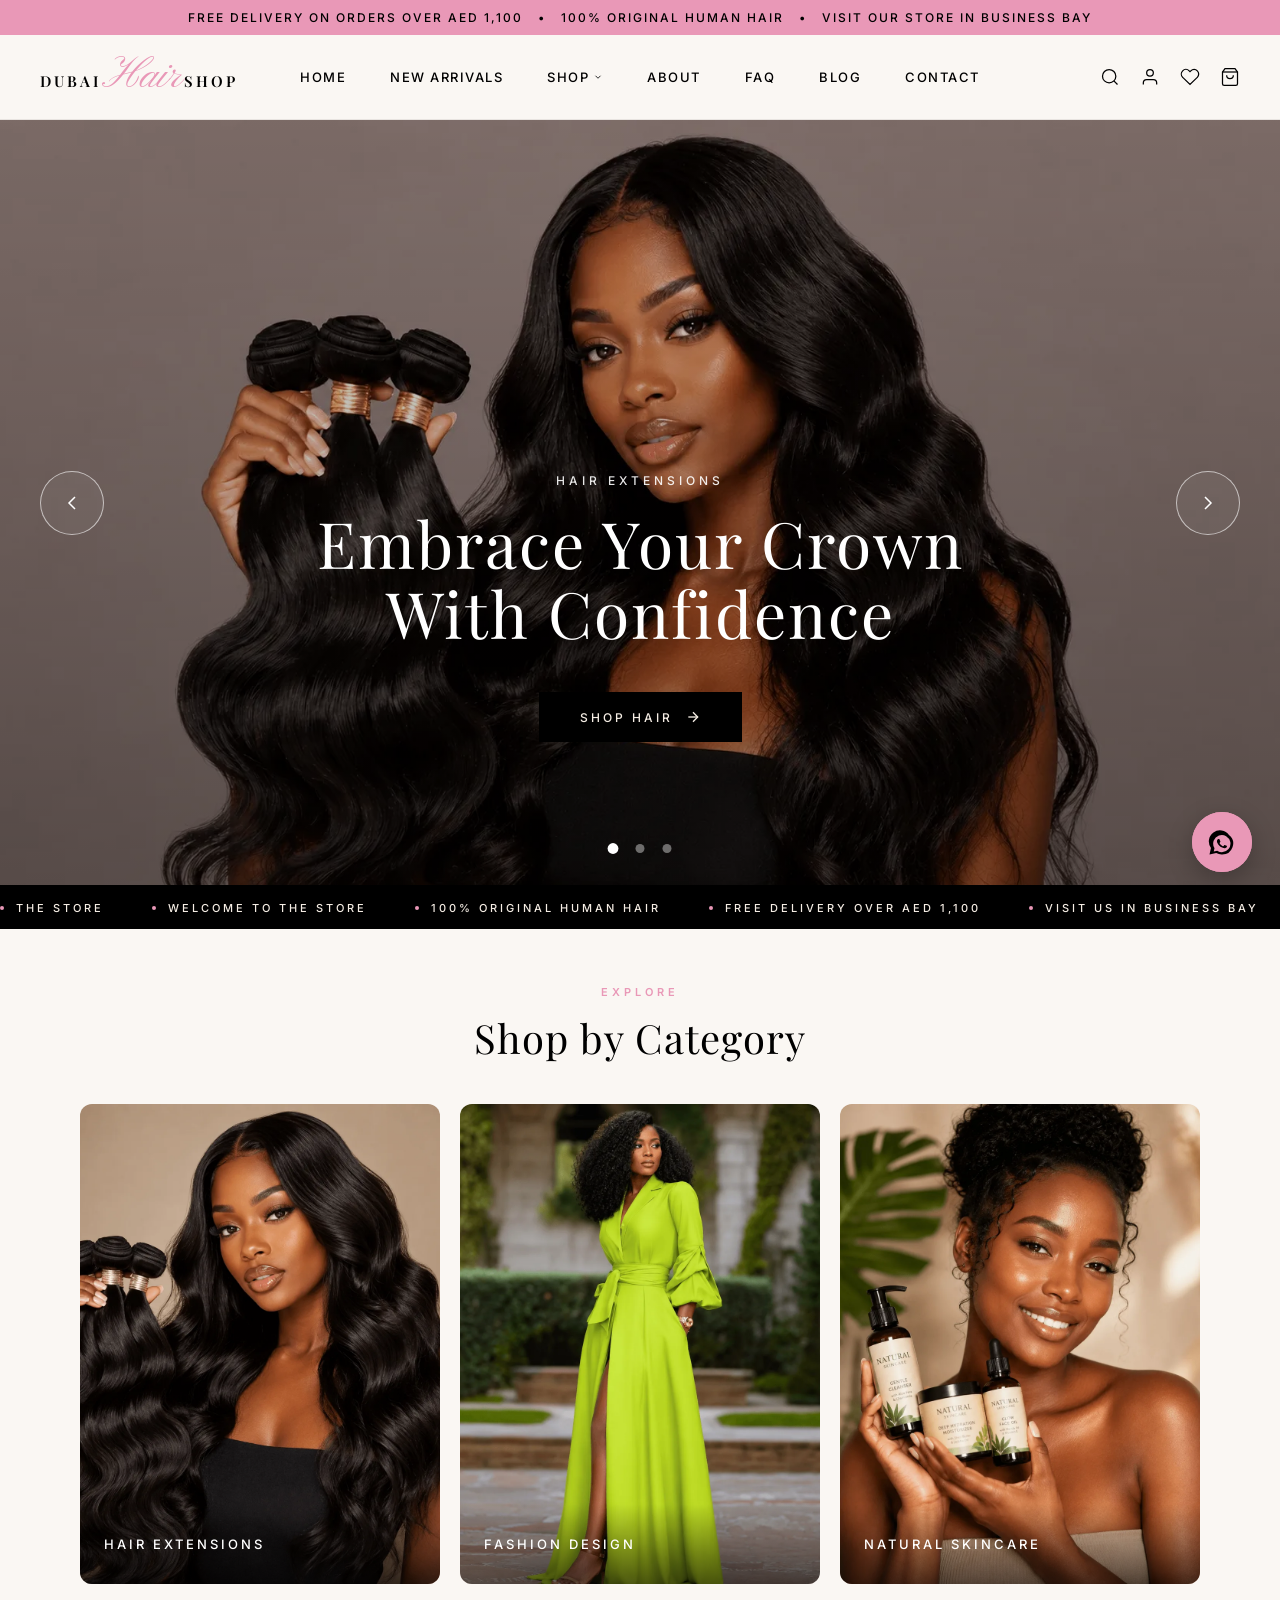
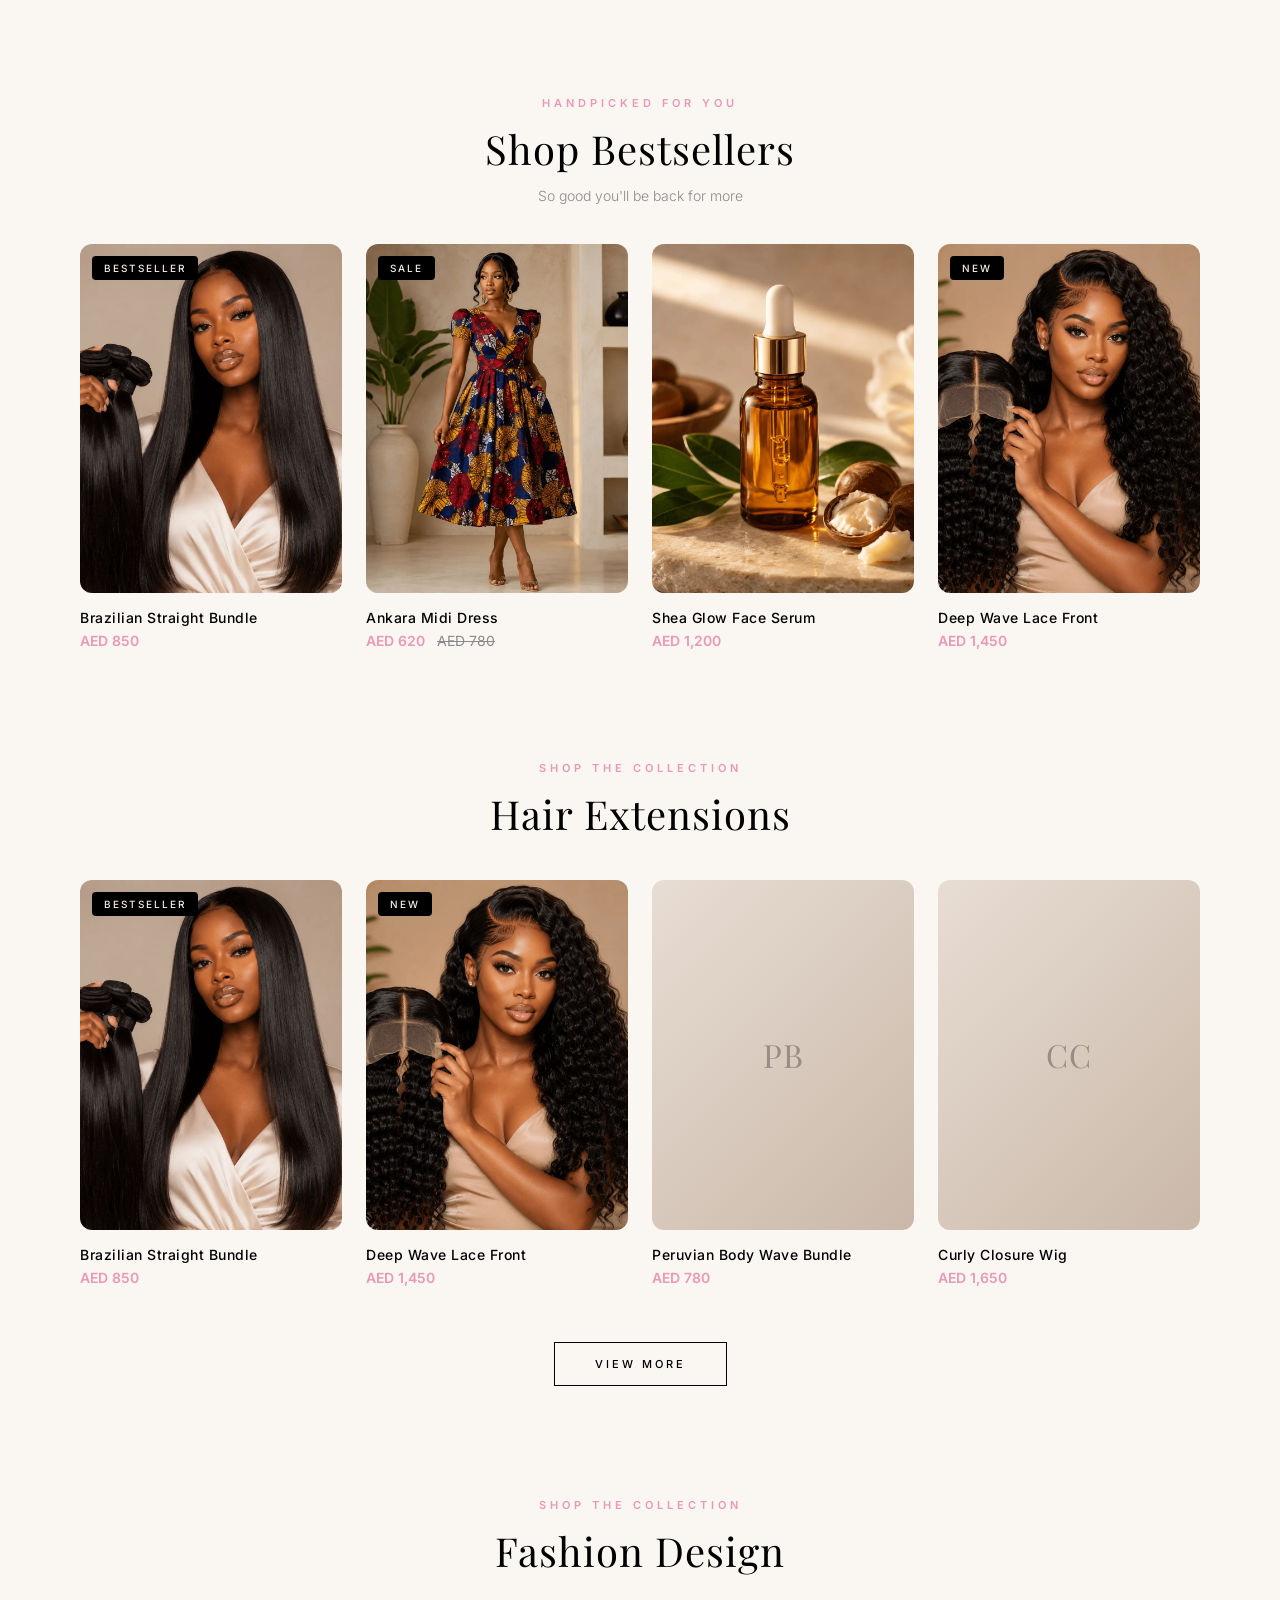
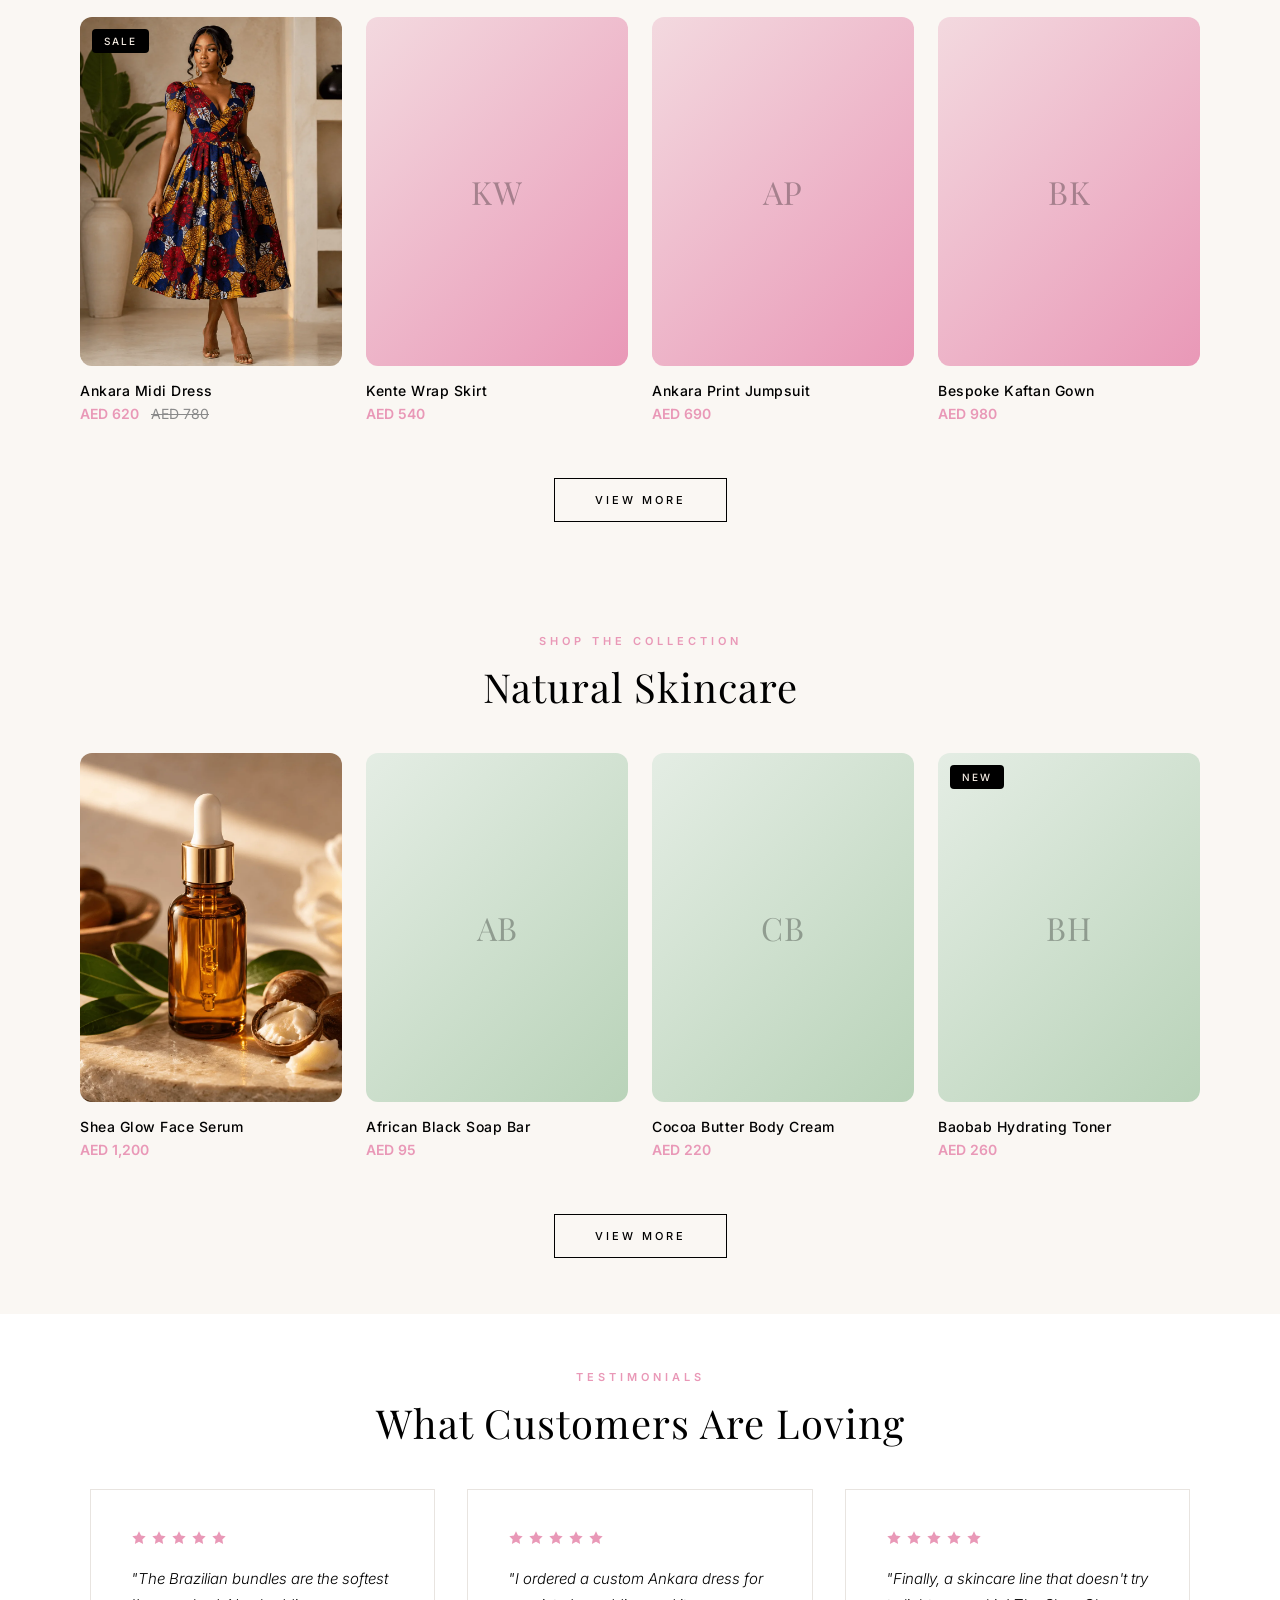
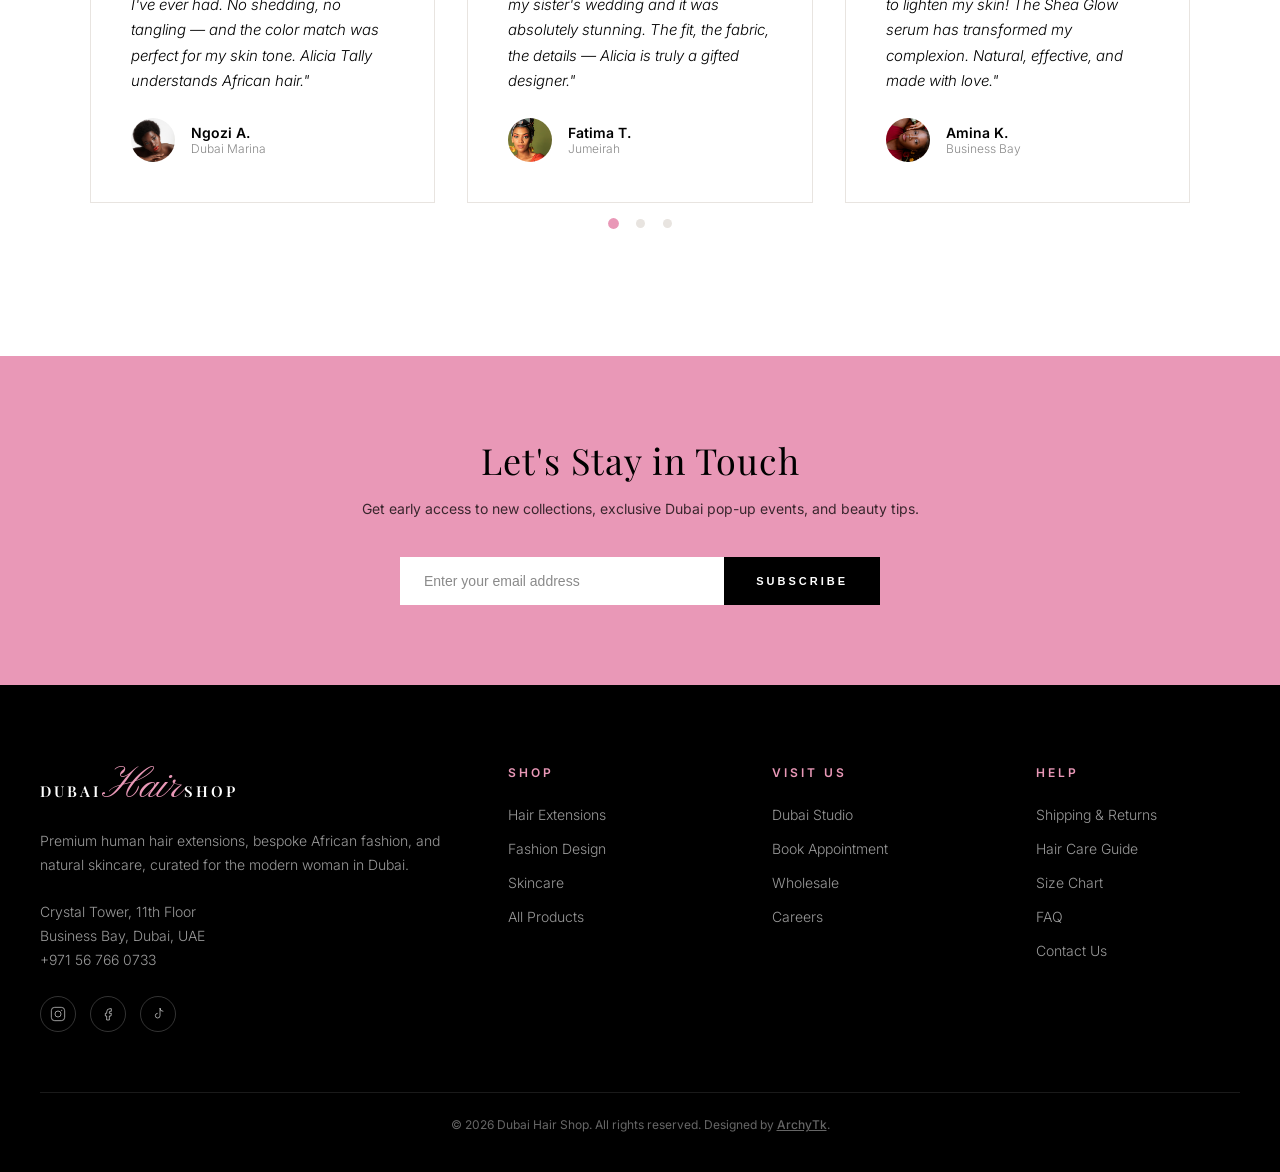
<file: index.html>
<!DOCTYPE html>
<html lang="en">
<head>
<meta charset="UTF-8">
<meta name="viewport" content="width=device-width, initial-scale=1.0">
<title>Dubai Hair Shop | Hair Extensions, Fashion & Skincare</title>
<meta name="description" content="Shop premium virgin human hair extensions and lace wigs, bespoke African-inspired fashion by Alicia Tally, and natural African-botanical skincare — all from Dubai Hair Shop's Business Bay boutique.">
<link rel="icon" type="image/svg+xml" href="favicon.svg">
<link href="https://fonts.googleapis.com/css2?family=Playfair+Display:wght@400;500;600&family=Pinyon+Script&family=Inter:wght@300;400;500;600&display=swap" rel="stylesheet">
<link rel="stylesheet" href="https://cdn.jsdelivr.net/npm/swiper@11/swiper-bundle.min.css">
<link rel="stylesheet" href="css/style.css?v=2">
</head>
<body>

<!-- Announcement -->
<div class="announcement-bar">
  <span>Free delivery on orders over AED 1,100 &nbsp; • &nbsp; 100% Original Human Hair &nbsp; • &nbsp; Visit Our Store in Business Bay</span>
</div>

<!-- Navigation -->
<nav class="dhs-nav">
  <a class="nav-logo" href="index.html"><span class="logo-word">Dubai</span><span class="logo-accent">Hair</span><span class="logo-word">Shop</span></a>
  <ul class="nav-links">
    <li><a href="index.html">Home</a></li>
    <li><a href="shop.html?new=1">New Arrivals</a></li>
    <li class="nav-has-dropdown">
      <a href="shop.html">Shop
        <svg class="nav-caret" viewBox="0 0 24 24" width="10" height="10" fill="none" stroke="currentColor" stroke-width="2"><path d="m6 9 6 6 6-6"/></svg>
      </a>
      <ul class="nav-dropdown">
        <li><a href="shop.html?category=hair-extensions">Hair Extensions</a></li>
        <li><a href="shop.html?category=fashion-design">Fashion Design</a></li>
        <li><a href="shop.html?category=natural-skincare">Skincare</a></li>
      </ul>
    </li>
    <li><a href="about.html">About</a></li>
    <li><a href="faq.html">FAQ</a></li>
    <li><a href="blog.html">Blog</a></li>
    <li><a href="contact.html">Contact</a></li>
  </ul>
  <div class="nav-actions">
    <button type="button" class="nav-icon-wrap nav-icon-btn" data-search-trigger aria-label="Search">
      <svg class="nav-icon nav-icon-search" viewBox="0 0 24 24"><circle cx="11" cy="11" r="8"/><path d="m21 21-4.35-4.35"/></svg>
    </button>
    <a class="nav-icon-wrap" href="account.html" aria-label="My Account">
      <svg class="nav-icon nav-icon-account" viewBox="0 0 24 24"><path d="M20 21v-2a4 4 0 0 0-4-4H8a4 4 0 0 0-4 4v2"/><circle cx="12" cy="7" r="4"/></svg>
    </a>
    <a class="nav-icon-wrap" href="wishlist.html" aria-label="View wishlist">
      <svg class="nav-icon" viewBox="0 0 24 24"><path d="M20.8 4.6a5.5 5.5 0 0 0-7.8 0L12 5.6l-1-1a5.5 5.5 0 0 0-7.8 7.8l1 1L12 21l7.8-7.6 1-1a5.5 5.5 0 0 0 0-7.8z"/></svg>
      <span class="nav-wishlist-badge wishlist-badge" hidden>0</span>
    </a>
    <a class="nav-icon-wrap" href="cart.html" aria-label="View cart">
      <svg class="nav-icon" viewBox="0 0 24 24"><path d="M6 2 3 6v14a2 2 0 0 0 2 2h14a2 2 0 0 0 2-2V6l-3-4z"/><line x1="3" y1="6" x2="21" y2="6"/><path d="M16 10a4 4 0 0 1-8 0"/></svg>
      <span class="nav-cart-badge cart-badge" hidden>0</span>
    </a>
    <button class="nav-hamburger" aria-label="Open menu" aria-expanded="false">
      <svg viewBox="0 0 24 24" fill="none" stroke="currentColor" stroke-width="1.5"><line x1="3" y1="6" x2="21" y2="6"/><line x1="3" y1="12" x2="21" y2="12"/><line x1="3" y1="18" x2="21" y2="18"/></svg>
    </button>
  </div>
</nav>

<!-- Search -->
<div class="search-overlay" id="searchOverlay">
  <div class="search-panel">
    <form class="search-form" id="searchForm">
      <svg class="search-form-icon" viewBox="0 0 24 24" fill="none" stroke="currentColor" stroke-width="1.5"><circle cx="11" cy="11" r="8"/><path d="m21 21-4.35-4.35"/></svg>
      <input type="search" id="searchInput" class="search-input" placeholder="Search hair, fashion, skincare..." autocomplete="off">
      <button type="button" class="search-close" id="searchCloseBtn" aria-label="Close search">
        <svg viewBox="0 0 24 24" fill="none" stroke="currentColor" stroke-width="1.5"><line x1="18" y1="6" x2="6" y2="18"/><line x1="6" y1="6" x2="18" y2="18"/></svg>
      </button>
    </form>
    <div class="search-results" id="searchResults"></div>
  </div>
</div>

<!-- Mobile Nav -->
<div class="mobile-nav-overlay"></div>
<div class="mobile-nav">
  <button class="mobile-nav-close" aria-label="Close menu">
    <svg viewBox="0 0 24 24" fill="none" stroke="currentColor" stroke-width="1.5"><line x1="18" y1="6" x2="6" y2="18"/><line x1="6" y1="6" x2="18" y2="18"/></svg>
  </button>
  <div class="mobile-nav-actions">
    <button type="button" class="mobile-nav-action" data-search-trigger>
      <svg viewBox="0 0 24 24" fill="none" stroke="currentColor" stroke-width="1.5"><circle cx="11" cy="11" r="8"/><path d="m21 21-4.35-4.35"/></svg>
      Search
    </button>
    <a href="account.html" class="mobile-nav-action">
      <svg viewBox="0 0 24 24" fill="none" stroke="currentColor" stroke-width="1.5"><path d="M20 21v-2a4 4 0 0 0-4-4H8a4 4 0 0 0-4 4v2"/><circle cx="12" cy="7" r="4"/></svg>
      My Account
    </a>
  </div>
  <ul class="mobile-nav-links">
    <li><a href="index.html">Home</a></li>
    <li><a href="shop.html?new=1">New Arrivals</a></li>
    <li><a href="shop.html">Shop</a></li>
    <li><a href="about.html">About</a></li>
    <li><a href="faq.html">FAQ</a></li>
    <li><a href="blog.html">Blog</a></li>
    <li><a href="contact.html">Contact</a></li>
  </ul>
</div>

<!-- Hero -->
<section class="hero swiper hero-swiper">
  <div class="swiper-wrapper">
    <div class="swiper-slide hero-slide" style="background-image:url('img/human-hair-extensions-hero.webp')">
      <div class="hero-overlay"></div>
      <div class="hero-content">
        <p class="hero-subtitle">Hair Extensions</p>
        <h1 class="hero-title">Embrace Your Crown<br>With Confidence</h1>
        <!-- <p class="hero-desc">Virgin human hair; straight, body wave, curly, and custom lace wigs.</p> -->
        <a class="hero-cta" href="shop.html?category=hair-extensions">
          Shop Hair
          <svg width="16" height="16" viewBox="0 0 24 24" fill="none" stroke="currentColor" stroke-width="2"><path d="M5 12h14"/><path d="m12 5 7 7-7 7"/></svg>
        </a>
      </div>
    </div>
    <div class="swiper-slide hero-slide" style="background-image:url('img/alicia-tally-fashion-designer-hero.webp')">
      <div class="hero-overlay"></div>
      <div class="hero-content">
        <p class="hero-subtitle">Fashion Design</p>
        <h1 class="hero-title">Bespoke African Inspired<br>Couture</h1>
        <!-- <p class="hero-desc">Bespoke African inspired couture and ready-to-wear pieces by Alicia Tally.</p> -->
        <a class="hero-cta" href="shop.html?category=fashion-design">
          Explore Fashion
          <svg width="16" height="16" viewBox="0 0 24 24" fill="none" stroke="currentColor" stroke-width="2"><path d="M5 12h14"/><path d="m12 5 7 7-7 7"/></svg>
        </a>
      </div>
    </div>
    <div class="swiper-slide hero-slide" style="background-image:url('img/natural-skincare-products-hero.webp')">
      <div class="hero-overlay"></div>
      <div class="hero-content">
        <p class="hero-subtitle">Natural Skincare</p>
        <h1 class="hero-title">Radiant, Melanin-Rich<br>Skin</h1>
        <!-- <p class="hero-desc">Organic, African botanical blends for radiant, healthy melanin-rich skin.</p> -->
        <a class="hero-cta" href="shop.html?category=natural-skincare">
          Discover Skincare
          <svg width="16" height="16" viewBox="0 0 24 24" fill="none" stroke="currentColor" stroke-width="2"><path d="M5 12h14"/><path d="m12 5 7 7-7 7"/></svg>
        </a>
      </div>
    </div>
  </div>
  <button class="hero-arrow hero-arrow-prev" aria-label="Previous slide">
    <svg width="18" height="18" viewBox="0 0 24 24" fill="none" stroke="currentColor" stroke-width="1.5"><path d="m15 18-6-6 6-6"/></svg>
  </button>
  <button class="hero-arrow hero-arrow-next" aria-label="Next slide">
    <svg width="18" height="18" viewBox="0 0 24 24" fill="none" stroke="currentColor" stroke-width="1.5"><path d="m9 18 6-6-6-6"/></svg>
  </button>
  <div class="hero-dots swiper-pagination"></div>
</section>

<!-- Ticker -->
<div class="ticker">
  <div class="ticker-inner">
    <span class="ticker-item"><span class="ticker-dot"></span> The Store</span>
    <span class="ticker-item"><span class="ticker-dot"></span> Welcome to the Store</span>
    <span class="ticker-item"><span class="ticker-dot"></span> 100% Original Human Hair</span>
    <span class="ticker-item"><span class="ticker-dot"></span> Free Delivery Over AED 1,100</span>
    <span class="ticker-item"><span class="ticker-dot"></span> Visit Us in Business Bay</span>
    <span class="ticker-item"><span class="ticker-dot"></span> The Store</span>
    <span class="ticker-item"><span class="ticker-dot"></span> Welcome to the Store</span>
    <span class="ticker-item"><span class="ticker-dot"></span> 100% Original Human Hair</span>
    <span class="ticker-item"><span class="ticker-dot"></span> Free Delivery Over AED 1,100</span>
    <span class="ticker-item"><span class="ticker-dot"></span> Visit Us in Business Bay</span>
  </div>
</div>

<!-- Categories -->
<div class="section-header" id="shop-by-category">
  <p class="section-label">Explore</p>
  <h2 class="section-title">Shop by Category</h2>
</div>
<div class="categories">
  <a class="category-card" id="category-hair-extensions" href="shop.html?category=hair-extensions">
    <img src="img/human-hair-extensions-featured.webp" alt="Hair Extensions" loading="lazy" decoding="async">
    <div class="category-label">Hair Extensions</div>
  </a>
  <a class="category-card" id="category-fashion-design" href="shop.html?category=fashion-design">
    <img src="img/alicia-tally-fashion-designer-featured.webp" alt="Fashion Design" loading="lazy" decoding="async">
    <div class="category-label">Fashion Design</div>
  </a>
  <a class="category-card" id="category-natural-skincare" href="shop.html?category=natural-skincare">
    <img src="img/natural-skincare-products-featured.webp" alt="Natural Skincare" loading="lazy" decoding="async">
    <div class="category-label">Natural Skincare</div>
  </a>
</div>

<!-- Bestsellers -->
<div class="section-header">
  <p class="section-label">Handpicked for You</p>
  <h2 class="section-title">Shop Bestsellers</h2>
  <p class="section-sub">So good you'll be back for more</p>
</div>
<div class="products-grid" id="bestsellersGrid"></div>

<!-- Featured: Hair Extensions -->
<div class="section-header">
  <p class="section-label">Shop the Collection</p>
  <h2 class="section-title">Hair Extensions</h2>
</div>
<div class="products-grid" id="featuredHairExtensions"></div>
<div class="view-more-wrap">
  <a class="view-more-btn" href="shop.html?category=hair-extensions">View More</a>
</div>

<!-- Featured: Fashion Design -->
<div class="section-header">
  <p class="section-label">Shop the Collection</p>
  <h2 class="section-title">Fashion Design</h2>
</div>
<div class="products-grid" id="featuredFashionDesign"></div>
<div class="view-more-wrap">
  <a class="view-more-btn" href="shop.html?category=fashion-design">View More</a>
</div>

<!-- Featured: Natural Skincare -->
<div class="section-header">
  <p class="section-label">Shop the Collection</p>
  <h2 class="section-title">Natural Skincare</h2>
</div>
<div class="products-grid" id="featuredNaturalSkincare"></div>
<div class="view-more-wrap">
  <a class="view-more-btn" href="shop.html?category=natural-skincare">View More</a>
</div>

<!-- Testimonials -->
<div class="testimonials">
  <div class="section-header">
    <p class="section-label">Testimonials</p>
    <h2 class="section-title">What Customers Are Loving</h2>
  </div>
  <div class="swiper testimonial-swiper">
    <div class="swiper-wrapper">
      <div class="swiper-slide">
        <div class="testimonial-card">
          <div class="stars">
            <svg class="star" viewBox="0 0 24 24"><polygon points="12 2 15.09 8.26 22 9.27 17 14.14 18.18 21.02 12 17.77 5.82 21.02 7 14.14 2 9.27 8.91 8.26 12 2"/></svg>
            <svg class="star" viewBox="0 0 24 24"><polygon points="12 2 15.09 8.26 22 9.27 17 14.14 18.18 21.02 12 17.77 5.82 21.02 7 14.14 2 9.27 8.91 8.26 12 2"/></svg>
            <svg class="star" viewBox="0 0 24 24"><polygon points="12 2 15.09 8.26 22 9.27 17 14.14 18.18 21.02 12 17.77 5.82 21.02 7 14.14 2 9.27 8.91 8.26 12 2"/></svg>
            <svg class="star" viewBox="0 0 24 24"><polygon points="12 2 15.09 8.26 22 9.27 17 14.14 18.18 21.02 12 17.77 5.82 21.02 7 14.14 2 9.27 8.91 8.26 12 2"/></svg>
            <svg class="star" viewBox="0 0 24 24"><polygon points="12 2 15.09 8.26 22 9.27 17 14.14 18.18 21.02 12 17.77 5.82 21.02 7 14.14 2 9.27 8.91 8.26 12 2"/></svg>
          </div>
          <p class="testimonial-text">"The Brazilian bundles are the softest I've ever had. No shedding, no tangling — and the color match was perfect for my skin tone. Alicia Tally understands African hair."</p>
          <div class="testimonial-author">
            <img class="author-avatar" src="img/test-1.jpg" alt="Ngozi">
            <div>
              <div class="author-name">Ngozi A.</div>
              <div class="author-location">Dubai Marina</div>
            </div>
          </div>
        </div>
      </div>
      <div class="swiper-slide">
        <div class="testimonial-card">
          <div class="stars">
            <svg class="star" viewBox="0 0 24 24"><polygon points="12 2 15.09 8.26 22 9.27 17 14.14 18.18 21.02 12 17.77 5.82 21.02 7 14.14 2 9.27 8.91 8.26 12 2"/></svg>
            <svg class="star" viewBox="0 0 24 24"><polygon points="12 2 15.09 8.26 22 9.27 17 14.14 18.18 21.02 12 17.77 5.82 21.02 7 14.14 2 9.27 8.91 8.26 12 2"/></svg>
            <svg class="star" viewBox="0 0 24 24"><polygon points="12 2 15.09 8.26 22 9.27 17 14.14 18.18 21.02 12 17.77 5.82 21.02 7 14.14 2 9.27 8.91 8.26 12 2"/></svg>
            <svg class="star" viewBox="0 0 24 24"><polygon points="12 2 15.09 8.26 22 9.27 17 14.14 18.18 21.02 12 17.77 5.82 21.02 7 14.14 2 9.27 8.91 8.26 12 2"/></svg>
            <svg class="star" viewBox="0 0 24 24"><polygon points="12 2 15.09 8.26 22 9.27 17 14.14 18.18 21.02 12 17.77 5.82 21.02 7 14.14 2 9.27 8.91 8.26 12 2"/></svg>
          </div>
          <p class="testimonial-text">"I ordered a custom Ankara dress for my sister's wedding and it was absolutely stunning. The fit, the fabric, the details — Alicia is truly a gifted designer."</p>
          <div class="testimonial-author">
            <img class="author-avatar" src="img/test-2.jpg" alt="Fatima">
            <div>
              <div class="author-name">Fatima T.</div>
              <div class="author-location">Jumeirah</div>
            </div>
          </div>
        </div>
      </div>
      <div class="swiper-slide">
        <div class="testimonial-card">
          <div class="stars">
            <svg class="star" viewBox="0 0 24 24"><polygon points="12 2 15.09 8.26 22 9.27 17 14.14 18.18 21.02 12 17.77 5.82 21.02 7 14.14 2 9.27 8.91 8.26 12 2"/></svg>
            <svg class="star" viewBox="0 0 24 24"><polygon points="12 2 15.09 8.26 22 9.27 17 14.14 18.18 21.02 12 17.77 5.82 21.02 7 14.14 2 9.27 8.91 8.26 12 2"/></svg>
            <svg class="star" viewBox="0 0 24 24"><polygon points="12 2 15.09 8.26 22 9.27 17 14.14 18.18 21.02 12 17.77 5.82 21.02 7 14.14 2 9.27 8.91 8.26 12 2"/></svg>
            <svg class="star" viewBox="0 0 24 24"><polygon points="12 2 15.09 8.26 22 9.27 17 14.14 18.18 21.02 12 17.77 5.82 21.02 7 14.14 2 9.27 8.91 8.26 12 2"/></svg>
            <svg class="star" viewBox="0 0 24 24"><polygon points="12 2 15.09 8.26 22 9.27 17 14.14 18.18 21.02 12 17.77 5.82 21.02 7 14.14 2 9.27 8.91 8.26 12 2"/></svg>
          </div>
          <p class="testimonial-text">"Finally, a skincare line that doesn't try to lighten my skin! The Shea Glow serum has transformed my complexion. Natural, effective, and made with love."</p>
          <div class="testimonial-author">
            <img class="author-avatar" src="img/test-3.jpg" alt="Amina">
            <div>
              <div class="author-name">Amina K.</div>
              <div class="author-location">Business Bay</div>
            </div>
          </div>
        </div>
      </div>
    </div>
    <div class="testimonial-dots swiper-pagination"></div>
  </div>
</div>

<!-- Newsletter -->
<div class="newsletter">
  <h2 class="newsletter-title">Let's Stay in Touch</h2>
  <p class="newsletter-sub">Get early access to new collections, exclusive Dubai pop-up events, and beauty tips.</p>
  <form class="newsletter-form" onsubmit="event.preventDefault(); alert('Thank you for subscribing, Queen!');">
    <input type="email" class="newsletter-input" placeholder="Enter your email address" required>
    <button type="submit" class="newsletter-btn">Subscribe</button>
  </form>
</div>

<!-- Footer -->
<footer class="footer">
  <div class="footer-grid">
    <div>
      <div class="footer-brand"><span class="logo-word">Dubai</span><span class="logo-accent">Hair</span><span class="logo-word">Shop</span></div>
      <p class="footer-desc">Premium human hair extensions, bespoke African fashion, and natural skincare, curated for the modern woman in Dubai.</p>
      <p class="footer-desc" style="margin-bottom:0;">Crystal Tower, 11th Floor<br>Business Bay, Dubai, UAE<br>+971 56 766 0733</p>
      <div class="social-links">
        <a class="social-icon" href="#" aria-label="Instagram">
          <svg viewBox="0 0 24 24" fill="none" stroke="currentColor" stroke-width="1.5"><rect x="2" y="2" width="20" height="20" rx="5"/><circle cx="12" cy="12" r="4.5"/><circle cx="17.5" cy="6.5" r="1" fill="currentColor" stroke="none"/></svg>
        </a>
        <a class="social-icon" href="#" aria-label="Facebook">
          <svg viewBox="0 0 24 24" fill="none" stroke="currentColor" stroke-width="1.5"><path d="M15 8h2V4h-2a5 5 0 0 0-5 5v2H8v4h2v6h4v-6h2.5l.5-4H14V9a1 1 0 0 1 1-1z"/></svg>
        </a>
        <a class="social-icon" href="#" aria-label="TikTok">
          <svg viewBox="0 0 24 24" fill="none" stroke="currentColor" stroke-width="1.5"><path d="M15 3v11.5a3.5 3.5 0 1 1-3.5-3.5"/><path d="M15 3a5 5 0 0 0 5 5"/></svg>
        </a>
      </div>
    </div>
    <div>
      <div class="footer-title">Shop</div>
      <ul class="footer-links">
        <li><a href="shop.html?category=hair-extensions">Hair Extensions</a></li>
        <li><a href="shop.html?category=fashion-design">Fashion Design</a></li>
        <li><a href="shop.html?category=natural-skincare">Skincare</a></li>
        <li><a href="shop.html">All Products</a></li>
      </ul>
    </div>
    <div>
      <div class="footer-title">Visit us</div>
      <ul class="footer-links">
        <li><a href="about.html#visit">Dubai Studio</a></li>
        <li><a href="contact.html">Book Appointment</a></li>
        <li><a href="#">Wholesale</a></li>
        <li><a href="#">Careers</a></li>
      </ul>
    </div>
    <div>
      <div class="footer-title">Help</div>
      <ul class="footer-links">
        <li><a href="shipping-returns.html">Shipping & Returns</a></li>
        <li><a href="hair-care-guide.html">Hair Care Guide</a></li>
        <li><a href="size-chart.html">Size Chart</a></li>
        <li><a href="faq.html">FAQ</a></li>
        <li><a href="contact.html">Contact Us</a></li>
      </ul>
    </div>
  </div>
  <div class="footer-bottom">
    &copy; 2026 Dubai Hair Shop. All rights reserved. Designed by <a href="https://www.linkedin.com/in/archbell-maunganidze/" target="_blank" rel="noopener">ArchyTk</a>.
  </div>
</footer>

<!-- WhatsApp Float -->
<a class="whatsapp-float" href="https://wa.me/971567660733" target="_blank" rel="noopener" aria-label="Chat with us on WhatsApp">
  <span class="whatsapp-float-ring"></span>
  <svg viewBox="0 0 24 24" fill="currentColor"><path d="M17.6 6.32A8.8 8.8 0 0 0 3.16 16.8L2 22l5.36-1.14A8.8 8.8 0 0 0 12 22a8.8 8.8 0 0 0 5.6-15.68zM12 20.2a6.9 6.9 0 0 1-3.53-.96l-.25-.15-2.83.6.6-2.76-.16-.28A6.9 6.9 0 1 1 12 20.2zm3.78-5.17c-.2-.1-1.2-.6-1.39-.66-.19-.07-.32-.1-.46.1-.13.2-.52.66-.64.8-.12.13-.24.15-.44.05-.2-.1-.86-.32-1.63-1.02-.6-.54-1.01-1.2-1.13-1.4-.12-.2-.01-.31.09-.4.09-.1.2-.24.3-.36.1-.12.13-.2.2-.34.07-.13.03-.25-.02-.35-.05-.1-.46-1.1-.63-1.5-.17-.4-.33-.35-.46-.35h-.4c-.13 0-.34.05-.52.25s-.68.67-.68 1.63.7 1.9.8 2.03c.1.13 1.37 2.1 3.32 2.94.46.2.83.32 1.11.4.47.15.9.13 1.24.08.38-.06 1.2-.49 1.37-.96.17-.47.17-.87.12-.96-.05-.09-.18-.14-.38-.24z"/></svg>
</a>

<!-- Mobile Bottom Nav -->
<nav class="mobile-bottom-nav">
  <a href="#shop-by-category" class="bottom-nav-item">
    <svg class="bottom-nav-icon" viewBox="0 0 24 24" fill="none" stroke="currentColor" stroke-width="1.5"><rect x="3" y="3" width="7" height="7" rx="1"/><rect x="14" y="3" width="7" height="7" rx="1"/><rect x="3" y="14" width="7" height="7" rx="1"/><rect x="14" y="14" width="7" height="7" rx="1"/></svg>
    <span class="bottom-nav-label">Shop</span>
  </a>
  <a href="wishlist.html" class="bottom-nav-item">
    <span class="bottom-nav-icon-wrap">
      <svg class="bottom-nav-icon" viewBox="0 0 24 24" fill="none" stroke="currentColor" stroke-width="1.5"><path d="M20.8 4.6a5.5 5.5 0 0 0-7.8 0L12 5.6l-1-1a5.5 5.5 0 0 0-7.8 7.8l1 1L12 21l7.8-7.6 1-1a5.5 5.5 0 0 0 0-7.8z"/></svg>
      <span class="bottom-nav-badge wishlist-badge" hidden>0</span>
    </span>
    <span class="bottom-nav-label">Wishlist</span>
  </a>
  <button type="button" class="bottom-nav-item" data-search-trigger>
    <svg class="bottom-nav-icon" viewBox="0 0 24 24" fill="none" stroke="currentColor" stroke-width="1.5"><circle cx="11" cy="11" r="8"/><path d="m21 21-4.35-4.35"/></svg>
    <span class="bottom-nav-label">Search</span>
  </button>
  <a href="account.html" class="bottom-nav-item">
    <svg class="bottom-nav-icon" viewBox="0 0 24 24" fill="none" stroke="currentColor" stroke-width="1.5"><path d="M20 21v-2a4 4 0 0 0-4-4H8a4 4 0 0 0-4 4v2"/><circle cx="12" cy="7" r="4"/></svg>
    <span class="bottom-nav-label">Account</span>
  </a>
  <a href="cart.html" class="bottom-nav-item">
    <span class="bottom-nav-icon-wrap">
      <svg class="bottom-nav-icon" viewBox="0 0 24 24" fill="none" stroke="currentColor" stroke-width="1.5"><path d="M6 2 3 6v14a2 2 0 0 0 2 2h14a2 2 0 0 0 2-2V6l-3-4z"/><line x1="3" y1="6" x2="21" y2="6"/><path d="M16 10a4 4 0 0 1-8 0"/></svg>
      <span class="bottom-nav-badge cart-badge" hidden>0</span>
    </span>
    <span class="bottom-nav-label">Cart</span>
  </a>
</nav>

<script src="https://cdn.jsdelivr.net/npm/swiper@11/swiper-bundle.min.js"></script>
<script src="js/hero-slider.js?v=2"></script>
<script src="js/testimonial-slider.js?v=2"></script>
<script src="js/mobile-nav.js?v=2"></script>
<script src="js/products.js"></script>
<script src="js/cart.js"></script>
<script src="js/wishlist.js"></script>
<script src="js/product-card.js"></script>
<script src="js/search.js"></script>
<script src="js/home-products.js"></script>

</body>
</html>
</file>
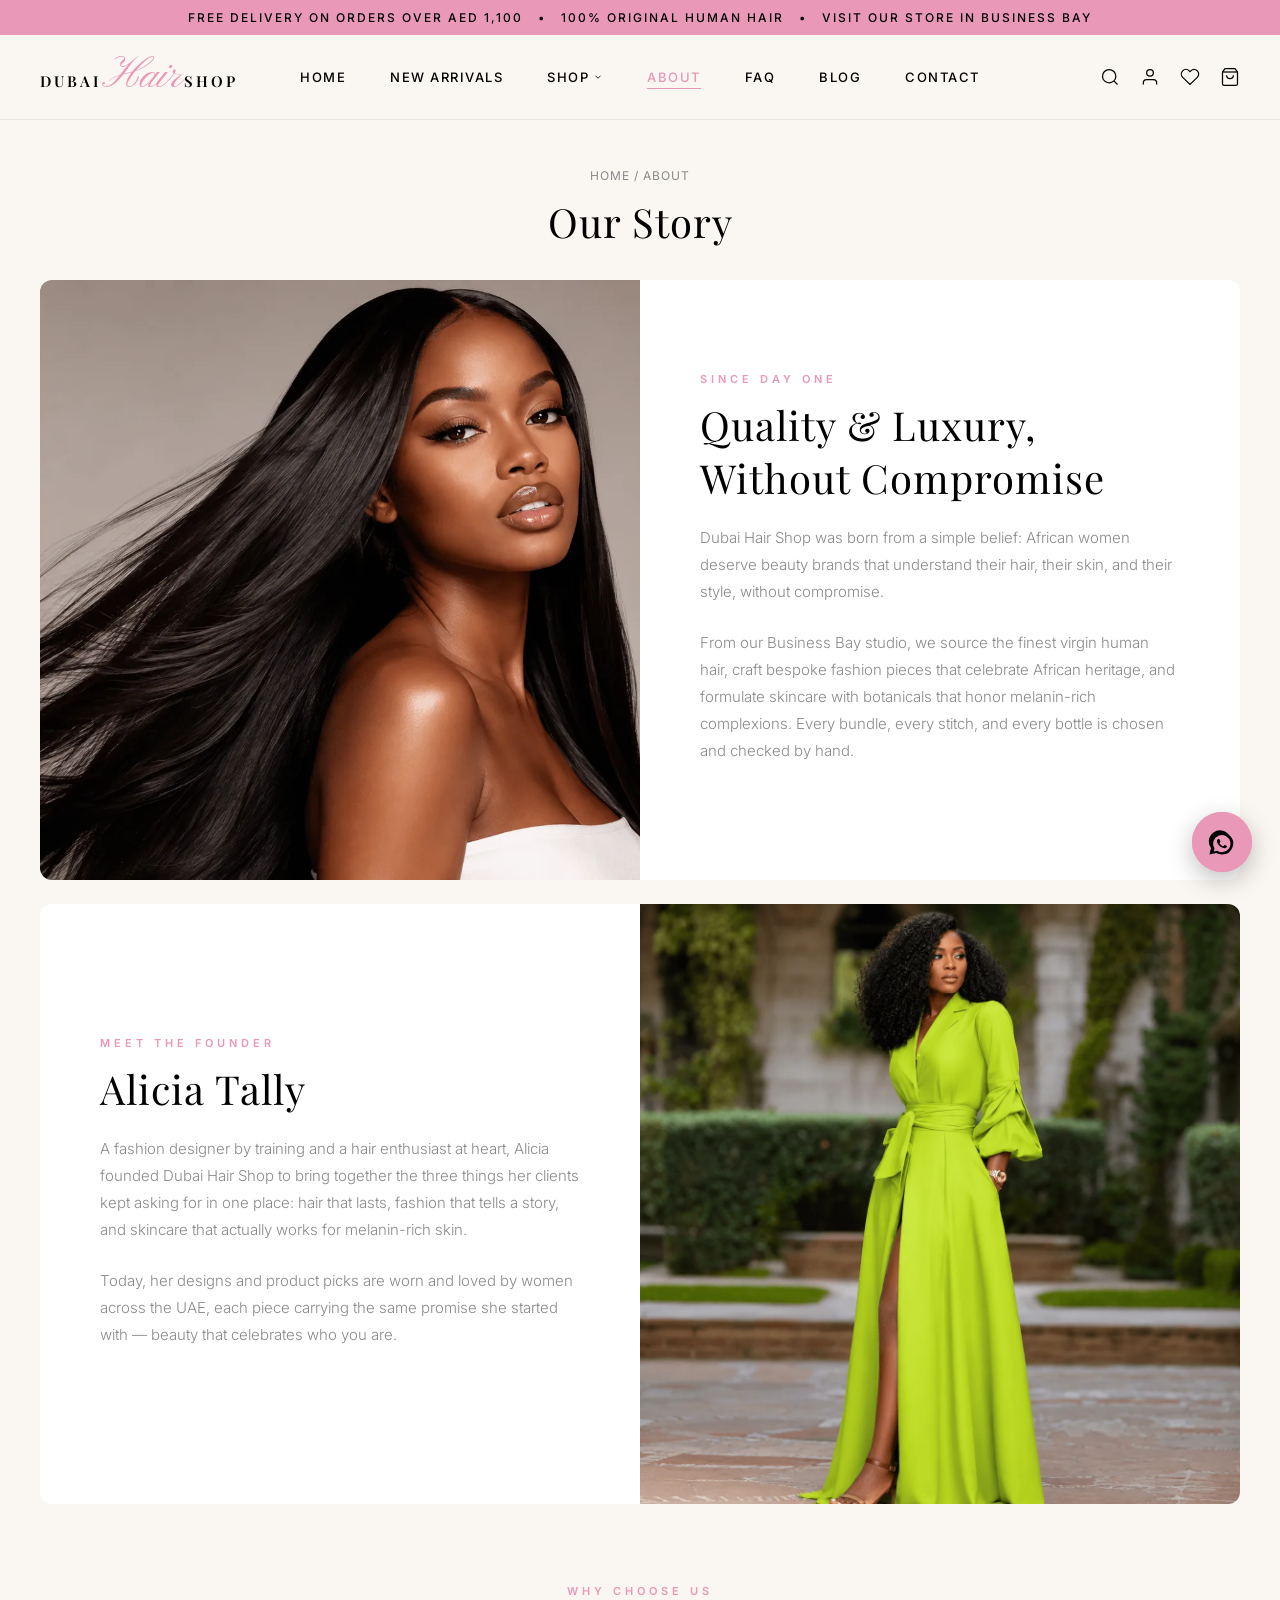
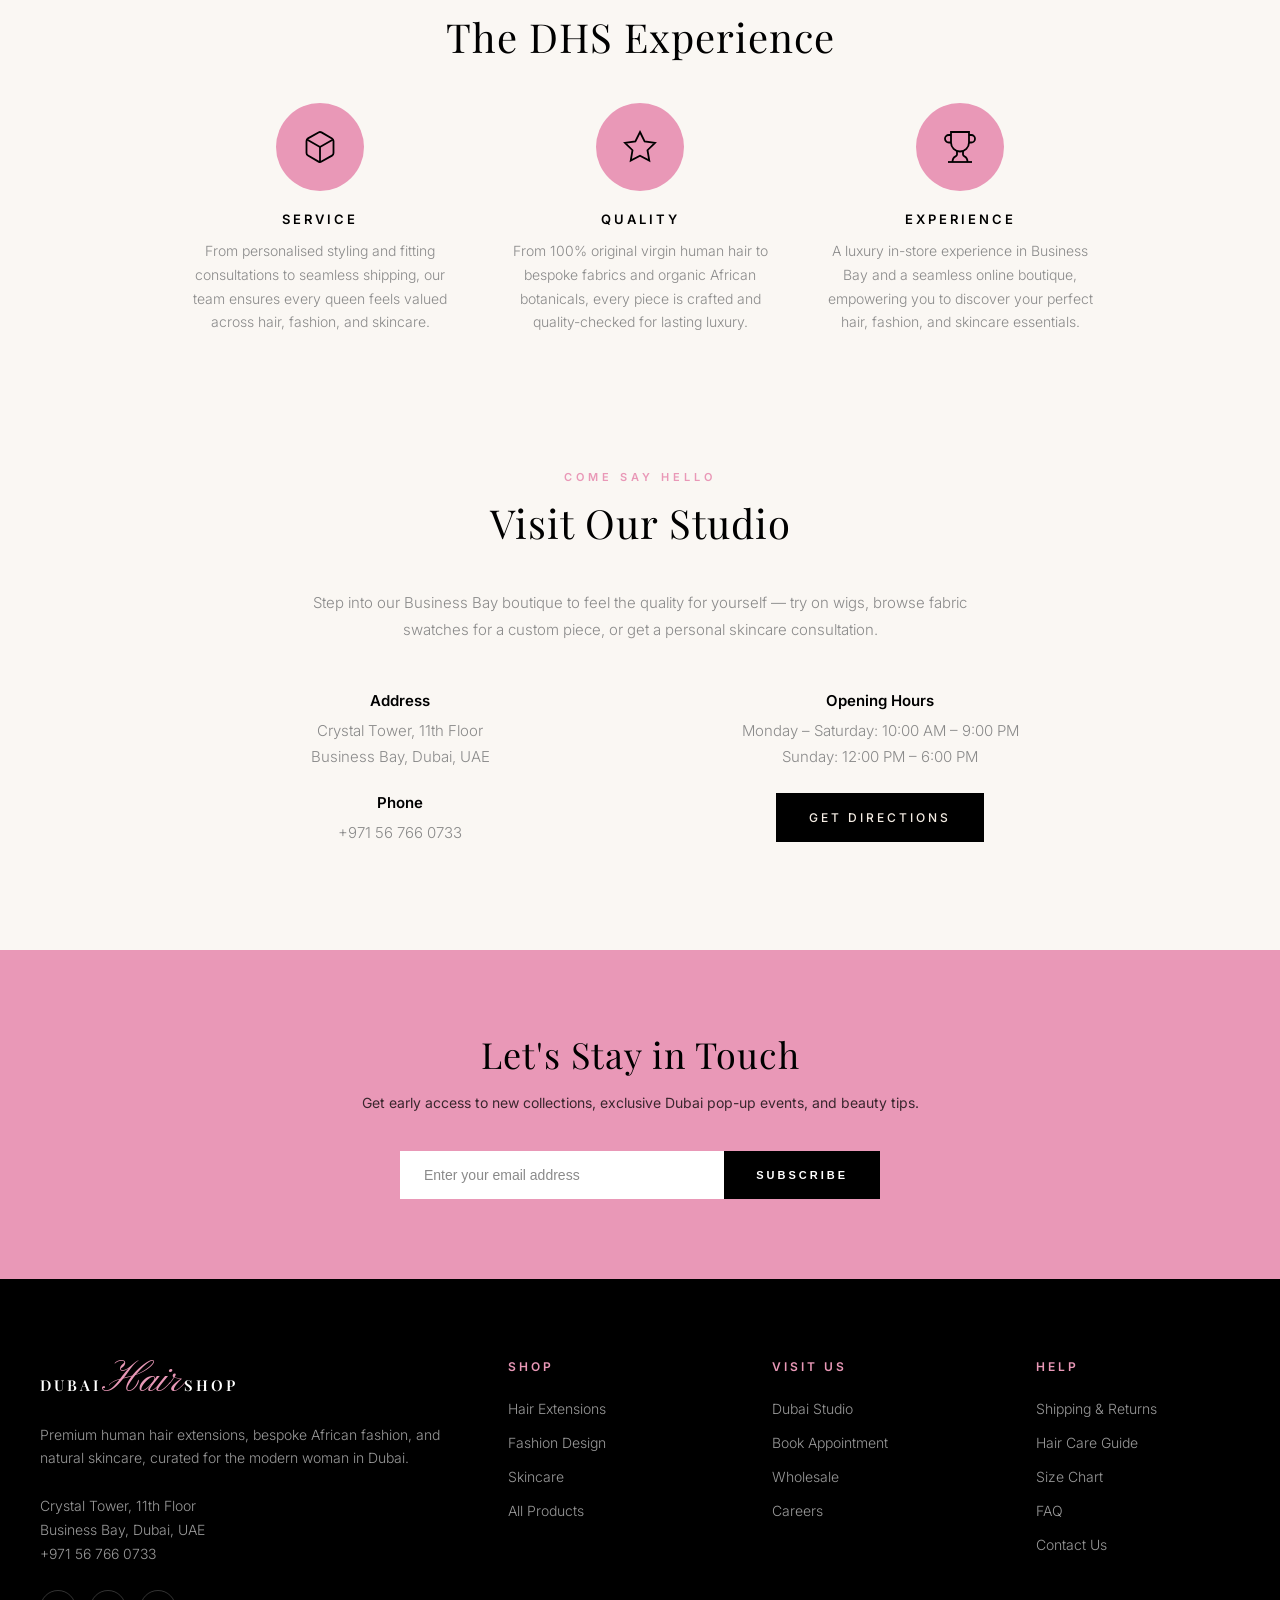
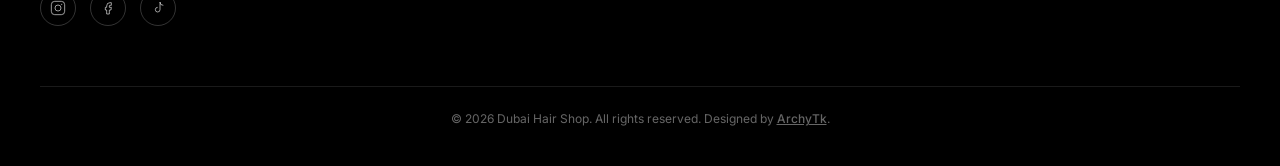
<file: about.html>
<!DOCTYPE html>
<html lang="en">
<head>
<meta charset="UTF-8">
<meta name="viewport" content="width=device-width, initial-scale=1.0">
<title>About Us | Dubai Hair Shop</title>
<meta name="description" content="Learn the story behind Dubai Hair Shop — premium human hair extensions, bespoke African-inspired fashion by Alicia Tally, and natural botanical skincare from our Business Bay studio.">
<link rel="icon" type="image/svg+xml" href="favicon.svg">
<link href="https://fonts.googleapis.com/css2?family=Playfair+Display:wght@400;500;600&family=Pinyon+Script&family=Inter:wght@300;400;500;600&display=swap" rel="stylesheet">
<link rel="stylesheet" href="css/style.css?v=2">
</head>
<body>

<!-- Announcement -->
<div class="announcement-bar">
  <span>Free delivery on orders over AED 1,100 &nbsp; • &nbsp; 100% Original Human Hair &nbsp; • &nbsp; Visit Our Store in Business Bay</span>
</div>

<!-- Navigation -->
<nav class="dhs-nav">
  <a class="nav-logo" href="index.html"><span class="logo-word">Dubai</span><span class="logo-accent">Hair</span><span class="logo-word">Shop</span></a>
  <ul class="nav-links">
    <li><a href="index.html">Home</a></li>
    <li><a href="shop.html?new=1">New Arrivals</a></li>
    <li class="nav-has-dropdown">
      <a href="shop.html">Shop
        <svg class="nav-caret" viewBox="0 0 24 24" width="10" height="10" fill="none" stroke="currentColor" stroke-width="2"><path d="m6 9 6 6 6-6"/></svg>
      </a>
      <ul class="nav-dropdown">
        <li><a href="shop.html?category=hair-extensions">Hair Extensions</a></li>
        <li><a href="shop.html?category=fashion-design">Fashion Design</a></li>
        <li><a href="shop.html?category=natural-skincare">Skincare</a></li>
      </ul>
    </li>
    <li><a href="about.html" class="active">About</a></li>
    <li><a href="faq.html">FAQ</a></li>
    <li><a href="blog.html">Blog</a></li>
    <li><a href="contact.html">Contact</a></li>
  </ul>
  <div class="nav-actions">
    <button type="button" class="nav-icon-wrap nav-icon-btn" data-search-trigger aria-label="Search">
      <svg class="nav-icon nav-icon-search" viewBox="0 0 24 24"><circle cx="11" cy="11" r="8"/><path d="m21 21-4.35-4.35"/></svg>
    </button>
    <a class="nav-icon-wrap" href="account.html" aria-label="My Account">
      <svg class="nav-icon nav-icon-account" viewBox="0 0 24 24"><path d="M20 21v-2a4 4 0 0 0-4-4H8a4 4 0 0 0-4 4v2"/><circle cx="12" cy="7" r="4"/></svg>
    </a>
    <a class="nav-icon-wrap" href="wishlist.html" aria-label="View wishlist">
      <svg class="nav-icon" viewBox="0 0 24 24"><path d="M20.8 4.6a5.5 5.5 0 0 0-7.8 0L12 5.6l-1-1a5.5 5.5 0 0 0-7.8 7.8l1 1L12 21l7.8-7.6 1-1a5.5 5.5 0 0 0 0-7.8z"/></svg>
      <span class="nav-wishlist-badge wishlist-badge" hidden>0</span>
    </a>
    <a class="nav-icon-wrap" href="cart.html" aria-label="View cart">
      <svg class="nav-icon" viewBox="0 0 24 24"><path d="M6 2 3 6v14a2 2 0 0 0 2 2h14a2 2 0 0 0 2-2V6l-3-4z"/><line x1="3" y1="6" x2="21" y2="6"/><path d="M16 10a4 4 0 0 1-8 0"/></svg>
      <span class="nav-cart-badge cart-badge" hidden>0</span>
    </a>
    <button class="nav-hamburger" aria-label="Open menu" aria-expanded="false">
      <svg viewBox="0 0 24 24" fill="none" stroke="currentColor" stroke-width="1.5"><line x1="3" y1="6" x2="21" y2="6"/><line x1="3" y1="12" x2="21" y2="12"/><line x1="3" y1="18" x2="21" y2="18"/></svg>
    </button>
  </div>
</nav>

<!-- Search -->
<div class="search-overlay" id="searchOverlay">
  <div class="search-panel">
    <form class="search-form" id="searchForm">
      <svg class="search-form-icon" viewBox="0 0 24 24" fill="none" stroke="currentColor" stroke-width="1.5"><circle cx="11" cy="11" r="8"/><path d="m21 21-4.35-4.35"/></svg>
      <input type="search" id="searchInput" class="search-input" placeholder="Search hair, fashion, skincare..." autocomplete="off">
      <button type="button" class="search-close" id="searchCloseBtn" aria-label="Close search">
        <svg viewBox="0 0 24 24" fill="none" stroke="currentColor" stroke-width="1.5"><line x1="18" y1="6" x2="6" y2="18"/><line x1="6" y1="6" x2="18" y2="18"/></svg>
      </button>
    </form>
    <div class="search-results" id="searchResults"></div>
  </div>
</div>

<!-- Mobile Nav -->
<div class="mobile-nav-overlay"></div>
<div class="mobile-nav">
  <button class="mobile-nav-close" aria-label="Close menu">
    <svg viewBox="0 0 24 24" fill="none" stroke="currentColor" stroke-width="1.5"><line x1="18" y1="6" x2="6" y2="18"/><line x1="6" y1="6" x2="18" y2="18"/></svg>
  </button>
  <div class="mobile-nav-actions">
    <button type="button" class="mobile-nav-action" data-search-trigger>
      <svg viewBox="0 0 24 24" fill="none" stroke="currentColor" stroke-width="1.5"><circle cx="11" cy="11" r="8"/><path d="m21 21-4.35-4.35"/></svg>
      Search
    </button>
    <a href="account.html" class="mobile-nav-action">
      <svg viewBox="0 0 24 24" fill="none" stroke="currentColor" stroke-width="1.5"><path d="M20 21v-2a4 4 0 0 0-4-4H8a4 4 0 0 0-4 4v2"/><circle cx="12" cy="7" r="4"/></svg>
      My Account
    </a>
  </div>
  <ul class="mobile-nav-links">
    <li><a href="index.html">Home</a></li>
    <li><a href="shop.html?new=1">New Arrivals</a></li>
    <li><a href="shop.html">Shop</a></li>
    <li><a href="about.html">About</a></li>
    <li><a href="faq.html">FAQ</a></li>
    <li><a href="blog.html">Blog</a></li>
    <li><a href="contact.html">Contact</a></li>
  </ul>
</div>

<!-- Page Header -->
<div class="page-header">
  <p class="breadcrumb"><a href="index.html">Home</a> / About</p>
  <h1 class="page-title">Our Story</h1>
</div>

<!-- Story -->
<div class="about-story">
  <div class="about-story-img">
    <img src="img/hero-image.webp" alt="Dubai Hair Shop studio">
  </div>
  <div class="about-story-content">
    <p class="section-label" style="text-align:left; padding:0;">Since Day One</p>
    <h2 class="section-title" style="text-align:left; margin-bottom:20px;">Quality & Luxury, Without Compromise</h2>
    <p class="about-text">Dubai Hair Shop was born from a simple belief: African women deserve beauty brands that understand their hair, their skin, and their style, without compromise.</p>
    <p class="about-text">From our Business Bay studio, we source the finest virgin human hair, craft bespoke fashion pieces that celebrate African heritage, and formulate skincare with botanicals that honor melanin-rich complexions. Every bundle, every stitch, and every bottle is chosen and checked by hand.</p>
  </div>
</div>

<!-- Founder -->
<div class="about-founder">
  <div class="about-founder-content">
    <p class="section-label" style="text-align:left; padding:0;">Meet the Founder</p>
    <h2 class="section-title" style="text-align:left; margin-bottom:20px;">Alicia Tally</h2>
    <p class="about-text">A fashion designer by training and a hair enthusiast at heart, Alicia founded Dubai Hair Shop to bring together the three things her clients kept asking for in one place: hair that lasts, fashion that tells a story, and skincare that actually works for melanin-rich skin.</p>
    <p class="about-text">Today, her designs and product picks are worn and loved by women across the UAE, each piece carrying the same promise she started with — beauty that celebrates who you are.</p>
  </div>
  <div class="about-founder-img">
    <img src="img/alicia-tally-fashion-designer-featured.webp" alt="Alicia Tally, Founder & Creative Director" loading="lazy" decoding="async">
  </div>
</div>

<!-- Values -->
<div class="section-header">
  <p class="section-label">Why Choose Us</p>
  <h2 class="section-title">The DHS Experience</h2>
</div>
<div class="about-values">
  <div class="about-value-item">
    <div class="about-value-icon-wrap">
      <svg class="about-value-icon" viewBox="0 0 24 24"><path d="M21 16V8a2 2 0 0 0-1-1.73l-7-4a2 2 0 0 0-2 0l-7 4A2 2 0 0 0 3 8v8a2 2 0 0 0 1 1.73l7 4a2 2 0 0 0 2 0l7-4A2 2 0 0 0 21 16z"/><polyline points="3.27 6.96 12 12.01 20.73 6.96"/><line x1="12" y1="22.08" x2="12" y2="12"/></svg>
    </div>
    <div class="about-value-title">Service</div>
    <div class="about-value-desc">From personalised styling and fitting consultations to seamless shipping, our team ensures every queen feels valued across hair, fashion, and skincare.</div>
  </div>
  <div class="about-value-item">
    <div class="about-value-icon-wrap">
      <svg class="about-value-icon" viewBox="0 0 24 24"><polygon points="12 2 15.09 8.26 22 9.27 17 14.14 18.18 21.02 12 17.77 5.82 21.02 7 14.14 2 9.27 8.91 8.26 12 2"/></svg>
    </div>
    <div class="about-value-title">Quality</div>
    <div class="about-value-desc">From 100% original virgin human hair to bespoke fabrics and organic African botanicals, every piece is crafted and quality-checked for lasting luxury.</div>
  </div>
  <div class="about-value-item">
    <div class="about-value-icon-wrap">
      <svg class="about-value-icon" viewBox="0 0 24 24"><path d="M6 9H4.5a2.5 2.5 0 0 1 0-5H6"/><path d="M18 9h1.5a2.5 2.5 0 0 0 0-5H18"/><path d="M4 22h16"/><path d="M10 14.66V17c0 .55-.47.98-.97 1.21C7.85 18.75 7 20.24 7 22"/><path d="M14 14.66V17c0 .55.47.98.97 1.21C16.15 18.75 17 20.24 17 22"/><path d="M18 2H6v7a6 6 0 0 0 12 0V2z"/></svg>
    </div>
    <div class="about-value-title">Experience</div>
    <div class="about-value-desc">A luxury in-store experience in Business Bay and a seamless online boutique, empowering you to discover your perfect hair, fashion, and skincare essentials.</div>
  </div>
</div>

<!-- Visit Us -->
<div class="section-header" id="visit">
  <p class="section-label">Come Say Hello</p>
  <h2 class="section-title">Visit Our Studio</h2>
</div>
<div class="visit-section">
  <p class="visit-text">Step into our Business Bay boutique to feel the quality for yourself — try on wigs, browse fabric swatches for a custom piece, or get a personal skincare consultation.</p>
  <div class="visit-grid">
    <div>
      <div class="visit-label">Address</div>
      <p class="visit-desc">Crystal Tower, 11th Floor<br>Business Bay, Dubai, UAE</p>
      <div class="visit-label">Phone</div>
      <p class="visit-desc">+971 56 766 0733</p>
    </div>
    <div>
      <div class="visit-label">Opening Hours</div>
      <p class="visit-desc">Monday – Saturday: 10:00 AM – 9:00 PM<br>Sunday: 12:00 PM – 6:00 PM</p>
      <a class="directions-btn" href="https://www.google.com/maps/search/?api=1&query=Crystal+Tower+Business+Bay+Dubai" target="_blank" rel="noopener">Get Directions</a>
    </div>
  </div>
</div>

<!-- Newsletter -->
<div class="newsletter">
  <h2 class="newsletter-title">Let's Stay in Touch</h2>
  <p class="newsletter-sub">Get early access to new collections, exclusive Dubai pop-up events, and beauty tips.</p>
  <form class="newsletter-form" onsubmit="event.preventDefault(); alert('Thank you for subscribing, Queen!');">
    <input type="email" class="newsletter-input" placeholder="Enter your email address" required>
    <button type="submit" class="newsletter-btn">Subscribe</button>
  </form>
</div>

<!-- Footer -->
<footer class="footer">
  <div class="footer-grid">
    <div>
      <div class="footer-brand"><span class="logo-word">Dubai</span><span class="logo-accent">Hair</span><span class="logo-word">Shop</span></div>
      <p class="footer-desc">Premium human hair extensions, bespoke African fashion, and natural skincare, curated for the modern woman in Dubai.</p>
      <p class="footer-desc" style="margin-bottom:0;">Crystal Tower, 11th Floor<br>Business Bay, Dubai, UAE<br>+971 56 766 0733</p>
      <div class="social-links">
        <a class="social-icon" href="#" aria-label="Instagram">
          <svg viewBox="0 0 24 24" fill="none" stroke="currentColor" stroke-width="1.5"><rect x="2" y="2" width="20" height="20" rx="5"/><circle cx="12" cy="12" r="4.5"/><circle cx="17.5" cy="6.5" r="1" fill="currentColor" stroke="none"/></svg>
        </a>
        <a class="social-icon" href="#" aria-label="Facebook">
          <svg viewBox="0 0 24 24" fill="none" stroke="currentColor" stroke-width="1.5"><path d="M15 8h2V4h-2a5 5 0 0 0-5 5v2H8v4h2v6h4v-6h2.5l.5-4H14V9a1 1 0 0 1 1-1z"/></svg>
        </a>
        <a class="social-icon" href="#" aria-label="TikTok">
          <svg viewBox="0 0 24 24" fill="none" stroke="currentColor" stroke-width="1.5"><path d="M15 3v11.5a3.5 3.5 0 1 1-3.5-3.5"/><path d="M15 3a5 5 0 0 0 5 5"/></svg>
        </a>
      </div>
    </div>
    <div>
      <div class="footer-title">Shop</div>
      <ul class="footer-links">
        <li><a href="shop.html?category=hair-extensions">Hair Extensions</a></li>
        <li><a href="shop.html?category=fashion-design">Fashion Design</a></li>
        <li><a href="shop.html?category=natural-skincare">Skincare</a></li>
        <li><a href="shop.html">All Products</a></li>
      </ul>
    </div>
    <div>
      <div class="footer-title">Visit us</div>
      <ul class="footer-links">
        <li><a href="about.html#visit">Dubai Studio</a></li>
        <li><a href="contact.html">Book Appointment</a></li>
        <li><a href="#">Wholesale</a></li>
        <li><a href="#">Careers</a></li>
      </ul>
    </div>
    <div>
      <div class="footer-title">Help</div>
      <ul class="footer-links">
        <li><a href="shipping-returns.html">Shipping & Returns</a></li>
        <li><a href="hair-care-guide.html">Hair Care Guide</a></li>
        <li><a href="size-chart.html">Size Chart</a></li>
        <li><a href="faq.html">FAQ</a></li>
        <li><a href="contact.html">Contact Us</a></li>
      </ul>
    </div>
  </div>
  <div class="footer-bottom">
    &copy; 2026 Dubai Hair Shop. All rights reserved. Designed by <a href="https://www.linkedin.com/in/archbell-maunganidze/" target="_blank" rel="noopener">ArchyTk</a>.
  </div>
</footer>

<!-- WhatsApp Float -->
<a class="whatsapp-float" href="https://wa.me/971567660733" target="_blank" rel="noopener" aria-label="Chat with us on WhatsApp">
  <span class="whatsapp-float-ring"></span>
  <svg viewBox="0 0 24 24" fill="currentColor"><path d="M17.6 6.32A8.8 8.8 0 0 0 3.16 16.8L2 22l5.36-1.14A8.8 8.8 0 0 0 12 22a8.8 8.8 0 0 0 5.6-15.68zM12 20.2a6.9 6.9 0 0 1-3.53-.96l-.25-.15-2.83.6.6-2.76-.16-.28A6.9 6.9 0 1 1 12 20.2zm3.78-5.17c-.2-.1-1.2-.6-1.39-.66-.19-.07-.32-.1-.46.1-.13.2-.52.66-.64.8-.12.13-.24.15-.44.05-.2-.1-.86-.32-1.63-1.02-.6-.54-1.01-1.2-1.13-1.4-.12-.2-.01-.31.09-.4.09-.1.2-.24.3-.36.1-.12.13-.2.2-.34.07-.13.03-.25-.02-.35-.05-.1-.46-1.1-.63-1.5-.17-.4-.33-.35-.46-.35h-.4c-.13 0-.34.05-.52.25s-.68.67-.68 1.63.7 1.9.8 2.03c.1.13 1.37 2.1 3.32 2.94.46.2.83.32 1.11.4.47.15.9.13 1.24.08.38-.06 1.2-.49 1.37-.96.17-.47.17-.87.12-.96-.05-.09-.18-.14-.38-.24z"/></svg>
</a>

<!-- Mobile Bottom Nav -->
<nav class="mobile-bottom-nav">
  <a href="shop.html" class="bottom-nav-item">
    <svg class="bottom-nav-icon" viewBox="0 0 24 24" fill="none" stroke="currentColor" stroke-width="1.5"><rect x="3" y="3" width="7" height="7" rx="1"/><rect x="14" y="3" width="7" height="7" rx="1"/><rect x="3" y="14" width="7" height="7" rx="1"/><rect x="14" y="14" width="7" height="7" rx="1"/></svg>
    <span class="bottom-nav-label">Shop</span>
  </a>
  <a href="wishlist.html" class="bottom-nav-item">
    <span class="bottom-nav-icon-wrap">
      <svg class="bottom-nav-icon" viewBox="0 0 24 24" fill="none" stroke="currentColor" stroke-width="1.5"><path d="M20.8 4.6a5.5 5.5 0 0 0-7.8 0L12 5.6l-1-1a5.5 5.5 0 0 0-7.8 7.8l1 1L12 21l7.8-7.6 1-1a5.5 5.5 0 0 0 0-7.8z"/></svg>
      <span class="bottom-nav-badge wishlist-badge" hidden>0</span>
    </span>
    <span class="bottom-nav-label">Wishlist</span>
  </a>
  <button type="button" class="bottom-nav-item" data-search-trigger>
    <svg class="bottom-nav-icon" viewBox="0 0 24 24" fill="none" stroke="currentColor" stroke-width="1.5"><circle cx="11" cy="11" r="8"/><path d="m21 21-4.35-4.35"/></svg>
    <span class="bottom-nav-label">Search</span>
  </button>
  <a href="account.html" class="bottom-nav-item">
    <svg class="bottom-nav-icon" viewBox="0 0 24 24" fill="none" stroke="currentColor" stroke-width="1.5"><path d="M20 21v-2a4 4 0 0 0-4-4H8a4 4 0 0 0-4 4v2"/><circle cx="12" cy="7" r="4"/></svg>
    <span class="bottom-nav-label">Account</span>
  </a>
  <a href="cart.html" class="bottom-nav-item">
    <span class="bottom-nav-icon-wrap">
      <svg class="bottom-nav-icon" viewBox="0 0 24 24" fill="none" stroke="currentColor" stroke-width="1.5"><path d="M6 2 3 6v14a2 2 0 0 0 2 2h14a2 2 0 0 0 2-2V6l-3-4z"/><line x1="3" y1="6" x2="21" y2="6"/><path d="M16 10a4 4 0 0 1-8 0"/></svg>
      <span class="bottom-nav-badge cart-badge" hidden>0</span>
    </span>
    <span class="bottom-nav-label">Cart</span>
  </a>
</nav>

<script src="js/products.js"></script>
<script src="js/cart.js"></script>
<script src="js/wishlist.js"></script>
<script src="js/product-card.js"></script>
<script src="js/search.js"></script>
<script src="js/mobile-nav.js?v=2"></script>

</body>
</html>
</file>
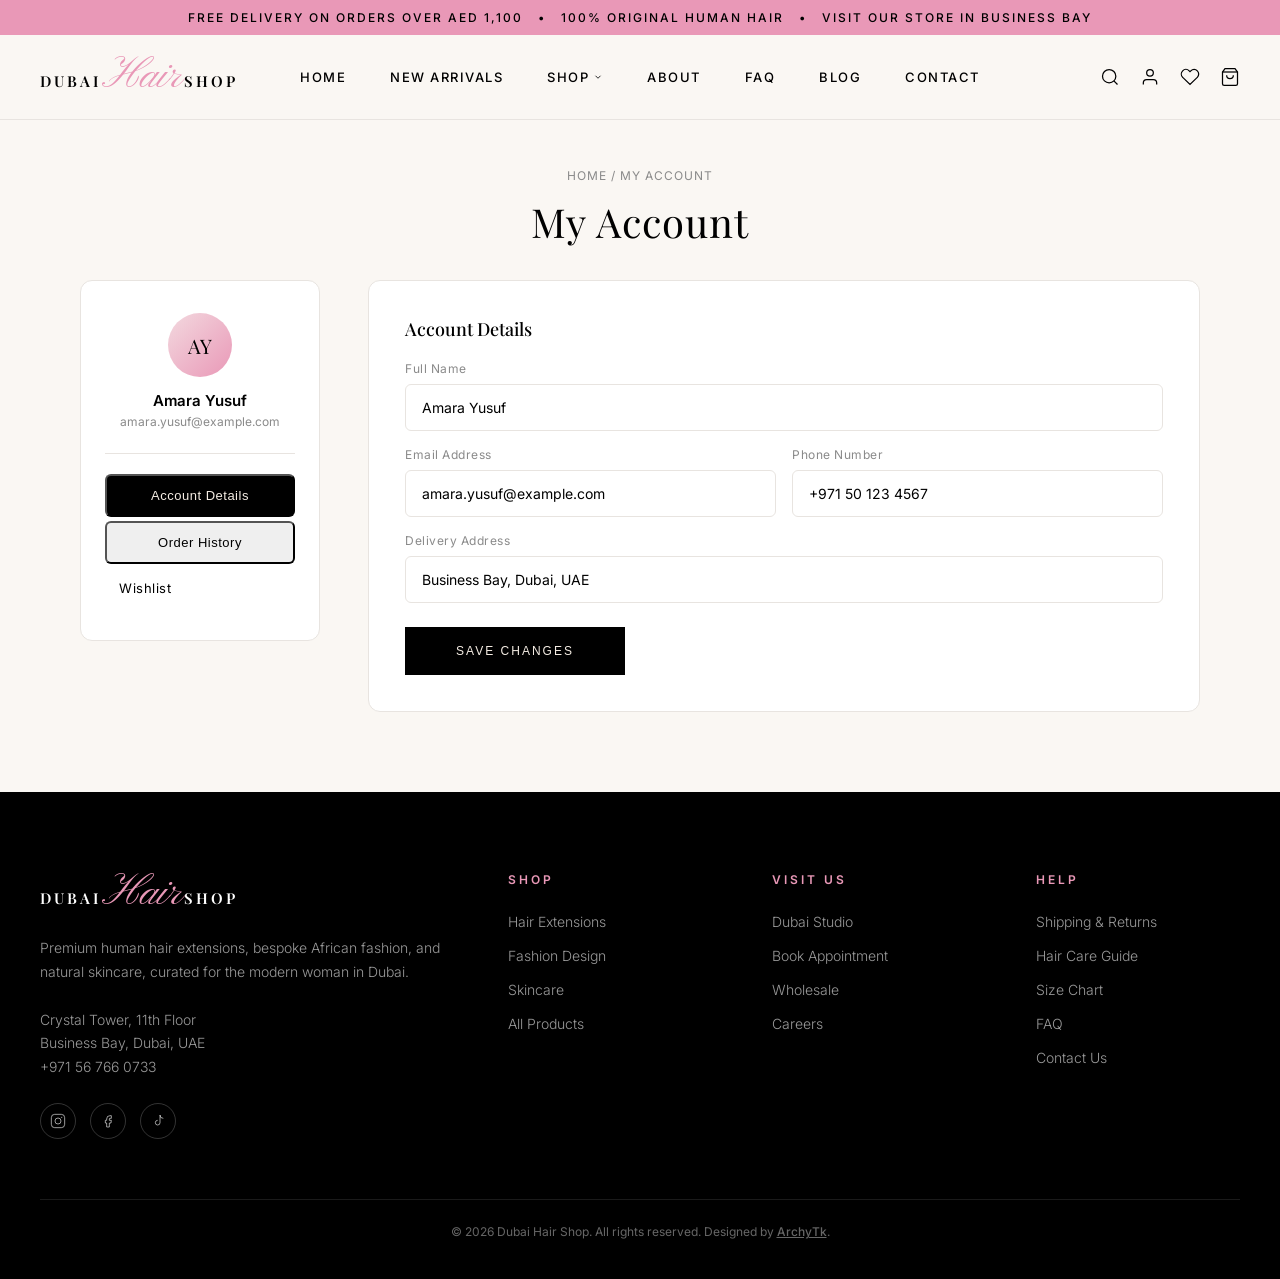
<file: account.html>
<!DOCTYPE html>
<html lang="en">
<head>
<meta charset="UTF-8">
<meta name="viewport" content="width=device-width, initial-scale=1.0">
<title>My Account | Dubai Hair Shop</title>
<link rel="icon" type="image/svg+xml" href="favicon.svg">
<link href="https://fonts.googleapis.com/css2?family=Playfair+Display:wght@400;500;600&family=Pinyon+Script&family=Inter:wght@300;400;500;600&display=swap" rel="stylesheet">
<link rel="stylesheet" href="css/style.css?v=2">
</head>
<body>

<!-- Announcement -->
<div class="announcement-bar">
  <span>Free delivery on orders over AED 1,100 &nbsp; • &nbsp; 100% Original Human Hair &nbsp; • &nbsp; Visit Our Store in Business Bay</span>
</div>

<!-- Navigation -->
<nav class="dhs-nav">
  <a class="nav-logo" href="index.html"><span class="logo-word">Dubai</span><span class="logo-accent">Hair</span><span class="logo-word">Shop</span></a>
  <ul class="nav-links">
    <li><a href="index.html">Home</a></li>
    <li><a href="shop.html?new=1">New Arrivals</a></li>
    <li class="nav-has-dropdown">
      <a href="shop.html">Shop
        <svg class="nav-caret" viewBox="0 0 24 24" width="10" height="10" fill="none" stroke="currentColor" stroke-width="2"><path d="m6 9 6 6 6-6"/></svg>
      </a>
      <ul class="nav-dropdown">
        <li><a href="shop.html?category=hair-extensions">Hair Extensions</a></li>
        <li><a href="shop.html?category=fashion-design">Fashion Design</a></li>
        <li><a href="shop.html?category=natural-skincare">Skincare</a></li>
      </ul>
    </li>
    <li><a href="about.html">About</a></li>
    <li><a href="faq.html">FAQ</a></li>
    <li><a href="blog.html">Blog</a></li>
    <li><a href="contact.html">Contact</a></li>
  </ul>
  <div class="nav-actions">
    <button type="button" class="nav-icon-wrap nav-icon-btn" data-search-trigger aria-label="Search">
      <svg class="nav-icon nav-icon-search" viewBox="0 0 24 24"><circle cx="11" cy="11" r="8"/><path d="m21 21-4.35-4.35"/></svg>
    </button>
    <a class="nav-icon-wrap" href="account.html" aria-label="My Account">
      <svg class="nav-icon nav-icon-account" viewBox="0 0 24 24"><path d="M20 21v-2a4 4 0 0 0-4-4H8a4 4 0 0 0-4 4v2"/><circle cx="12" cy="7" r="4"/></svg>
    </a>
    <a class="nav-icon-wrap" href="wishlist.html" aria-label="View wishlist">
      <svg class="nav-icon" viewBox="0 0 24 24"><path d="M20.8 4.6a5.5 5.5 0 0 0-7.8 0L12 5.6l-1-1a5.5 5.5 0 0 0-7.8 7.8l1 1L12 21l7.8-7.6 1-1a5.5 5.5 0 0 0 0-7.8z"/></svg>
      <span class="nav-wishlist-badge wishlist-badge" hidden>0</span>
    </a>
    <a class="nav-icon-wrap" href="cart.html" aria-label="View cart">
      <svg class="nav-icon" viewBox="0 0 24 24"><path d="M6 2 3 6v14a2 2 0 0 0 2 2h14a2 2 0 0 0 2-2V6l-3-4z"/><line x1="3" y1="6" x2="21" y2="6"/><path d="M16 10a4 4 0 0 1-8 0"/></svg>
      <span class="nav-cart-badge cart-badge" hidden>0</span>
    </a>
    <button class="nav-hamburger" aria-label="Open menu" aria-expanded="false">
      <svg viewBox="0 0 24 24" fill="none" stroke="currentColor" stroke-width="1.5"><line x1="3" y1="6" x2="21" y2="6"/><line x1="3" y1="12" x2="21" y2="12"/><line x1="3" y1="18" x2="21" y2="18"/></svg>
    </button>
  </div>
</nav>

<!-- Search -->
<div class="search-overlay" id="searchOverlay">
  <div class="search-panel">
    <form class="search-form" id="searchForm">
      <svg class="search-form-icon" viewBox="0 0 24 24" fill="none" stroke="currentColor" stroke-width="1.5"><circle cx="11" cy="11" r="8"/><path d="m21 21-4.35-4.35"/></svg>
      <input type="search" id="searchInput" class="search-input" placeholder="Search hair, fashion, skincare..." autocomplete="off">
      <button type="button" class="search-close" id="searchCloseBtn" aria-label="Close search">
        <svg viewBox="0 0 24 24" fill="none" stroke="currentColor" stroke-width="1.5"><line x1="18" y1="6" x2="6" y2="18"/><line x1="6" y1="6" x2="18" y2="18"/></svg>
      </button>
    </form>
    <div class="search-results" id="searchResults"></div>
  </div>
</div>

<!-- Mobile Nav -->
<div class="mobile-nav-overlay"></div>
<div class="mobile-nav">
  <button class="mobile-nav-close" aria-label="Close menu">
    <svg viewBox="0 0 24 24" fill="none" stroke="currentColor" stroke-width="1.5"><line x1="18" y1="6" x2="6" y2="18"/><line x1="6" y1="6" x2="18" y2="18"/></svg>
  </button>
  <div class="mobile-nav-actions">
    <button type="button" class="mobile-nav-action" data-search-trigger>
      <svg viewBox="0 0 24 24" fill="none" stroke="currentColor" stroke-width="1.5"><circle cx="11" cy="11" r="8"/><path d="m21 21-4.35-4.35"/></svg>
      Search
    </button>
    <a href="account.html" class="mobile-nav-action">
      <svg viewBox="0 0 24 24" fill="none" stroke="currentColor" stroke-width="1.5"><path d="M20 21v-2a4 4 0 0 0-4-4H8a4 4 0 0 0-4 4v2"/><circle cx="12" cy="7" r="4"/></svg>
      My Account
    </a>
  </div>
  <ul class="mobile-nav-links">
    <li><a href="index.html">Home</a></li>
    <li><a href="shop.html?new=1">New Arrivals</a></li>
    <li><a href="shop.html">Shop</a></li>
    <li><a href="about.html">About</a></li>
    <li><a href="faq.html">FAQ</a></li>
    <li><a href="blog.html">Blog</a></li>
    <li><a href="contact.html">Contact</a></li>
  </ul>
</div>

<!-- Page Header -->
<div class="page-header">
  <p class="breadcrumb"><a href="index.html">Home</a> / My Account</p>
  <h1 class="page-title">My Account</h1>
</div>

<!-- Account -->
<div class="account-page">
  <div class="account-layout">
    <aside class="account-sidebar">
      <div class="account-profile">
        <div class="account-avatar" id="accountAvatar">DH</div>
        <div class="account-profile-name" id="accountProfileName">Guest User</div>
        <div class="account-profile-email" id="accountProfileEmail"></div>
      </div>
      <nav class="account-tabs" id="accountTabs">
        <button type="button" class="account-tab active" data-tab="details">Account Details</button>
        <button type="button" class="account-tab" data-tab="orders">Order History</button>
        <a class="account-tab" href="wishlist.html">Wishlist</a>
      </nav>
    </aside>

    <div class="account-main">
      <section class="account-panel" id="panel-details">
        <h2 class="checkout-section-title">Account Details</h2>
        <form id="accountForm" novalidate>
          <div class="form-row">
            <label class="form-field form-field-wide">
              <span>Full Name</span>
              <input type="text" name="fullName" id="accountFullName" required>
            </label>
          </div>
          <div class="form-row">
            <label class="form-field">
              <span>Email Address</span>
              <input type="email" name="email" id="accountEmail" required>
            </label>
            <label class="form-field">
              <span>Phone Number</span>
              <input type="tel" name="phone" id="accountPhone" required>
            </label>
          </div>
          <div class="form-row">
            <label class="form-field form-field-wide">
              <span>Delivery Address</span>
              <input type="text" name="address" id="accountAddress" placeholder="Street, City, Emirate">
            </label>
          </div>
          <button type="submit" class="checkout-btn account-save-btn">Save Changes</button>
          <p class="account-save-message" id="accountSaveMessage" hidden>Your changes have been saved.</p>
        </form>
      </section>

      <section class="account-panel" id="panel-orders" hidden>
        <h2 class="checkout-section-title">Order History</h2>
        <div id="accountOrders"></div>
        <div class="cart-empty" id="accountOrdersEmpty" hidden>
          <p class="cart-empty-text">You haven't placed any orders yet.</p>
          <a class="checkout-btn cart-empty-btn" href="shop.html">Start Shopping</a>
        </div>
      </section>
    </div>
  </div>
</div>

<!-- Footer -->
<footer class="footer">
  <div class="footer-grid">
    <div>
      <div class="footer-brand"><span class="logo-word">Dubai</span><span class="logo-accent">Hair</span><span class="logo-word">Shop</span></div>
      <p class="footer-desc">Premium human hair extensions, bespoke African fashion, and natural skincare, curated for the modern woman in Dubai.</p>
      <p class="footer-desc" style="margin-bottom:0;">Crystal Tower, 11th Floor<br>Business Bay, Dubai, UAE<br>+971 56 766 0733</p>
      <div class="social-links">
        <a class="social-icon" href="#" aria-label="Instagram">
          <svg viewBox="0 0 24 24" fill="none" stroke="currentColor" stroke-width="1.5"><rect x="2" y="2" width="20" height="20" rx="5"/><circle cx="12" cy="12" r="4.5"/><circle cx="17.5" cy="6.5" r="1" fill="currentColor" stroke="none"/></svg>
        </a>
        <a class="social-icon" href="#" aria-label="Facebook">
          <svg viewBox="0 0 24 24" fill="none" stroke="currentColor" stroke-width="1.5"><path d="M15 8h2V4h-2a5 5 0 0 0-5 5v2H8v4h2v6h4v-6h2.5l.5-4H14V9a1 1 0 0 1 1-1z"/></svg>
        </a>
        <a class="social-icon" href="#" aria-label="TikTok">
          <svg viewBox="0 0 24 24" fill="none" stroke="currentColor" stroke-width="1.5"><path d="M15 3v11.5a3.5 3.5 0 1 1-3.5-3.5"/><path d="M15 3a5 5 0 0 0 5 5"/></svg>
        </a>
      </div>
    </div>
    <div>
      <div class="footer-title">Shop</div>
      <ul class="footer-links">
        <li><a href="shop.html?category=hair-extensions">Hair Extensions</a></li>
        <li><a href="shop.html?category=fashion-design">Fashion Design</a></li>
        <li><a href="shop.html?category=natural-skincare">Skincare</a></li>
        <li><a href="shop.html">All Products</a></li>
      </ul>
    </div>
    <div>
      <div class="footer-title">Visit us</div>
      <ul class="footer-links">
        <li><a href="about.html#visit">Dubai Studio</a></li>
        <li><a href="contact.html">Book Appointment</a></li>
        <li><a href="#">Wholesale</a></li>
        <li><a href="#">Careers</a></li>
      </ul>
    </div>
    <div>
      <div class="footer-title">Help</div>
      <ul class="footer-links">
        <li><a href="shipping-returns.html">Shipping & Returns</a></li>
        <li><a href="hair-care-guide.html">Hair Care Guide</a></li>
        <li><a href="size-chart.html">Size Chart</a></li>
        <li><a href="faq.html">FAQ</a></li>
        <li><a href="contact.html">Contact Us</a></li>
      </ul>
    </div>
  </div>
  <div class="footer-bottom">
    &copy; 2026 Dubai Hair Shop. All rights reserved. Designed by <a href="https://www.linkedin.com/in/archbell-maunganidze/" target="_blank" rel="noopener">ArchyTk</a>.
  </div>
</footer>

<!-- Mobile Bottom Nav -->
<nav class="mobile-bottom-nav">
  <a href="shop.html" class="bottom-nav-item">
    <svg class="bottom-nav-icon" viewBox="0 0 24 24" fill="none" stroke="currentColor" stroke-width="1.5"><rect x="3" y="3" width="7" height="7" rx="1"/><rect x="14" y="3" width="7" height="7" rx="1"/><rect x="3" y="14" width="7" height="7" rx="1"/><rect x="14" y="14" width="7" height="7" rx="1"/></svg>
    <span class="bottom-nav-label">Shop</span>
  </a>
  <a href="wishlist.html" class="bottom-nav-item">
    <span class="bottom-nav-icon-wrap">
      <svg class="bottom-nav-icon" viewBox="0 0 24 24" fill="none" stroke="currentColor" stroke-width="1.5"><path d="M20.8 4.6a5.5 5.5 0 0 0-7.8 0L12 5.6l-1-1a5.5 5.5 0 0 0-7.8 7.8l1 1L12 21l7.8-7.6 1-1a5.5 5.5 0 0 0 0-7.8z"/></svg>
      <span class="bottom-nav-badge wishlist-badge" hidden>0</span>
    </span>
    <span class="bottom-nav-label">Wishlist</span>
  </a>
  <button type="button" class="bottom-nav-item" data-search-trigger>
    <svg class="bottom-nav-icon" viewBox="0 0 24 24" fill="none" stroke="currentColor" stroke-width="1.5"><circle cx="11" cy="11" r="8"/><path d="m21 21-4.35-4.35"/></svg>
    <span class="bottom-nav-label">Search</span>
  </button>
  <a href="account.html" class="bottom-nav-item">
    <svg class="bottom-nav-icon" viewBox="0 0 24 24" fill="none" stroke="currentColor" stroke-width="1.5"><path d="M20 21v-2a4 4 0 0 0-4-4H8a4 4 0 0 0-4 4v2"/><circle cx="12" cy="7" r="4"/></svg>
    <span class="bottom-nav-label">Account</span>
  </a>
  <a href="cart.html" class="bottom-nav-item">
    <span class="bottom-nav-icon-wrap">
      <svg class="bottom-nav-icon" viewBox="0 0 24 24" fill="none" stroke="currentColor" stroke-width="1.5"><path d="M6 2 3 6v14a2 2 0 0 0 2 2h14a2 2 0 0 0 2-2V6l-3-4z"/><line x1="3" y1="6" x2="21" y2="6"/><path d="M16 10a4 4 0 0 1-8 0"/></svg>
      <span class="bottom-nav-badge cart-badge" hidden>0</span>
    </span>
    <span class="bottom-nav-label">Cart</span>
  </a>
</nav>

<script src="js/products.js"></script>
<script src="js/cart.js"></script>
<script src="js/wishlist.js"></script>
<script src="js/product-card.js"></script>
<script src="js/search.js"></script>
<script src="js/account.js"></script>
<script src="js/mobile-nav.js?v=2"></script>

</body>
</html>
</file>
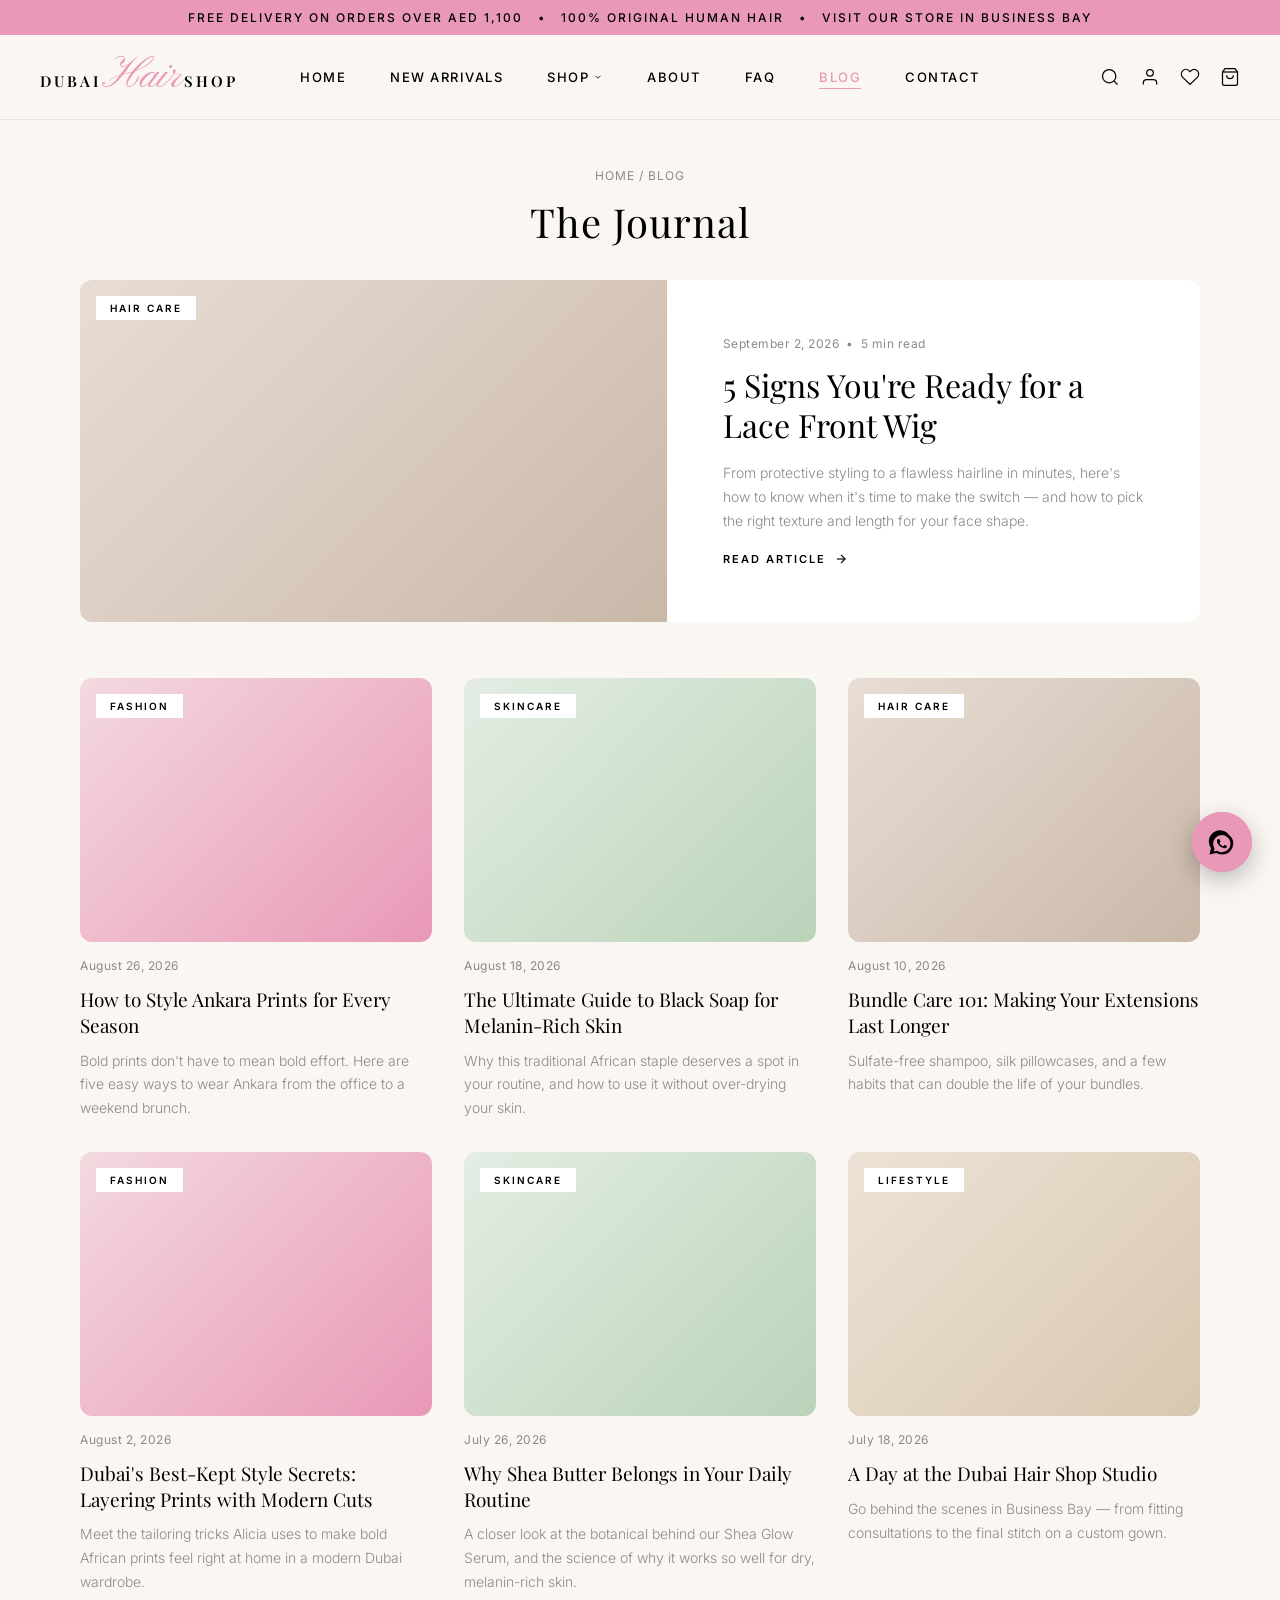
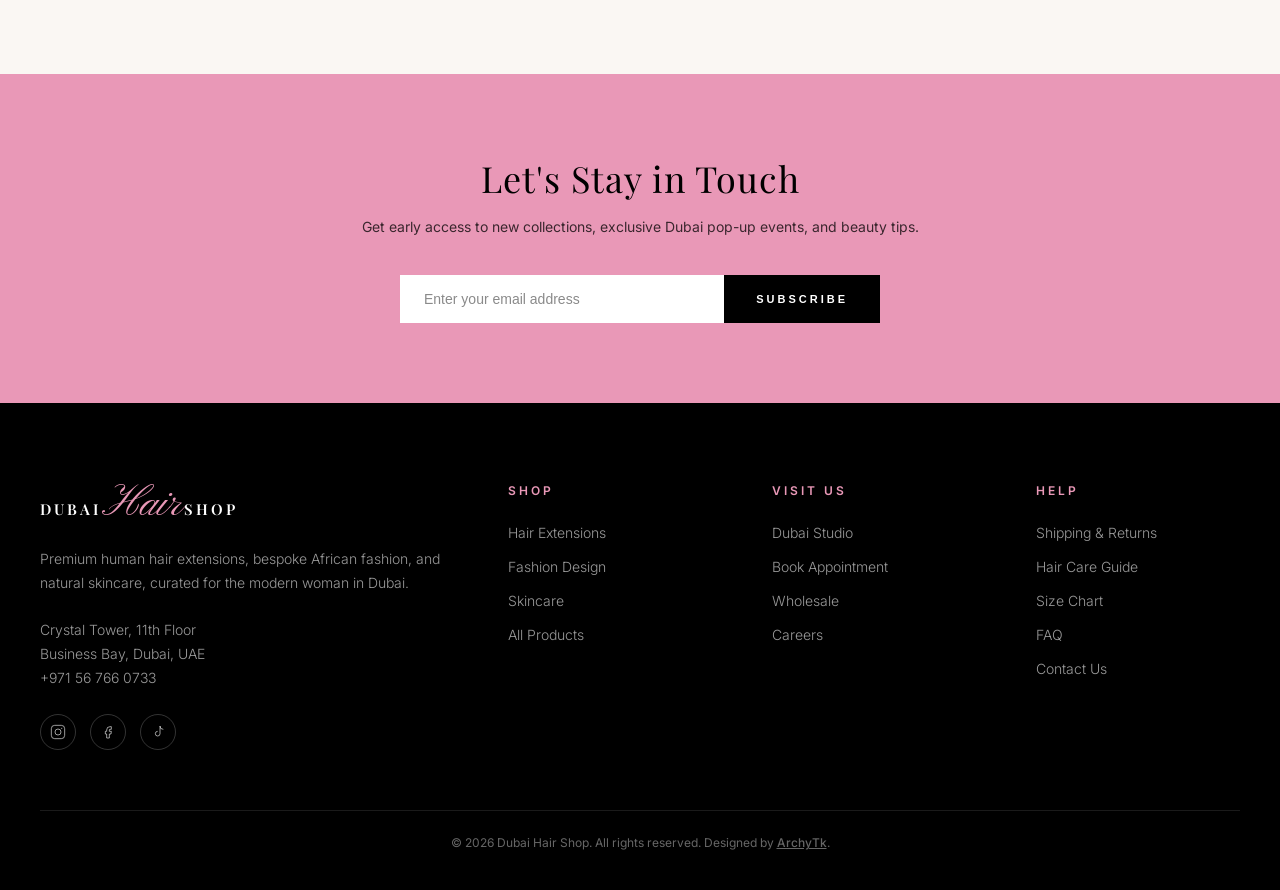
<file: blog.html>
<!DOCTYPE html>
<html lang="en">
<head>
<meta charset="UTF-8">
<meta name="viewport" content="width=device-width, initial-scale=1.0">
<title>Blog | Dubai Hair Shop</title>
<meta name="description" content="Hair care tips, fashion inspiration, and skincare guides from Dubai Hair Shop.">
<link rel="icon" type="image/svg+xml" href="favicon.svg">
<link href="https://fonts.googleapis.com/css2?family=Playfair+Display:wght@400;500;600&family=Pinyon+Script&family=Inter:wght@300;400;500;600&display=swap" rel="stylesheet">
<link rel="stylesheet" href="css/style.css?v=2">
</head>
<body>

<!-- Announcement -->
<div class="announcement-bar">
  <span>Free delivery on orders over AED 1,100 &nbsp; • &nbsp; 100% Original Human Hair &nbsp; • &nbsp; Visit Our Store in Business Bay</span>
</div>

<!-- Navigation -->
<nav class="dhs-nav">
  <a class="nav-logo" href="index.html"><span class="logo-word">Dubai</span><span class="logo-accent">Hair</span><span class="logo-word">Shop</span></a>
  <ul class="nav-links">
    <li><a href="index.html">Home</a></li>
    <li><a href="shop.html?new=1">New Arrivals</a></li>
    <li class="nav-has-dropdown">
      <a href="shop.html">Shop
        <svg class="nav-caret" viewBox="0 0 24 24" width="10" height="10" fill="none" stroke="currentColor" stroke-width="2"><path d="m6 9 6 6 6-6"/></svg>
      </a>
      <ul class="nav-dropdown">
        <li><a href="shop.html?category=hair-extensions">Hair Extensions</a></li>
        <li><a href="shop.html?category=fashion-design">Fashion Design</a></li>
        <li><a href="shop.html?category=natural-skincare">Skincare</a></li>
      </ul>
    </li>
    <li><a href="about.html">About</a></li>
    <li><a href="faq.html">FAQ</a></li>
    <li><a href="blog.html" class="active">Blog</a></li>
    <li><a href="contact.html">Contact</a></li>
  </ul>
  <div class="nav-actions">
    <button type="button" class="nav-icon-wrap nav-icon-btn" data-search-trigger aria-label="Search">
      <svg class="nav-icon nav-icon-search" viewBox="0 0 24 24"><circle cx="11" cy="11" r="8"/><path d="m21 21-4.35-4.35"/></svg>
    </button>
    <a class="nav-icon-wrap" href="account.html" aria-label="My Account">
      <svg class="nav-icon nav-icon-account" viewBox="0 0 24 24"><path d="M20 21v-2a4 4 0 0 0-4-4H8a4 4 0 0 0-4 4v2"/><circle cx="12" cy="7" r="4"/></svg>
    </a>
    <a class="nav-icon-wrap" href="wishlist.html" aria-label="View wishlist">
      <svg class="nav-icon" viewBox="0 0 24 24"><path d="M20.8 4.6a5.5 5.5 0 0 0-7.8 0L12 5.6l-1-1a5.5 5.5 0 0 0-7.8 7.8l1 1L12 21l7.8-7.6 1-1a5.5 5.5 0 0 0 0-7.8z"/></svg>
      <span class="nav-wishlist-badge wishlist-badge" hidden>0</span>
    </a>
    <a class="nav-icon-wrap" href="cart.html" aria-label="View cart">
      <svg class="nav-icon" viewBox="0 0 24 24"><path d="M6 2 3 6v14a2 2 0 0 0 2 2h14a2 2 0 0 0 2-2V6l-3-4z"/><line x1="3" y1="6" x2="21" y2="6"/><path d="M16 10a4 4 0 0 1-8 0"/></svg>
      <span class="nav-cart-badge cart-badge" hidden>0</span>
    </a>
    <button class="nav-hamburger" aria-label="Open menu" aria-expanded="false">
      <svg viewBox="0 0 24 24" fill="none" stroke="currentColor" stroke-width="1.5"><line x1="3" y1="6" x2="21" y2="6"/><line x1="3" y1="12" x2="21" y2="12"/><line x1="3" y1="18" x2="21" y2="18"/></svg>
    </button>
  </div>
</nav>

<!-- Search -->
<div class="search-overlay" id="searchOverlay">
  <div class="search-panel">
    <form class="search-form" id="searchForm">
      <svg class="search-form-icon" viewBox="0 0 24 24" fill="none" stroke="currentColor" stroke-width="1.5"><circle cx="11" cy="11" r="8"/><path d="m21 21-4.35-4.35"/></svg>
      <input type="search" id="searchInput" class="search-input" placeholder="Search hair, fashion, skincare..." autocomplete="off">
      <button type="button" class="search-close" id="searchCloseBtn" aria-label="Close search">
        <svg viewBox="0 0 24 24" fill="none" stroke="currentColor" stroke-width="1.5"><line x1="18" y1="6" x2="6" y2="18"/><line x1="6" y1="6" x2="18" y2="18"/></svg>
      </button>
    </form>
    <div class="search-results" id="searchResults"></div>
  </div>
</div>

<!-- Mobile Nav -->
<div class="mobile-nav-overlay"></div>
<div class="mobile-nav">
  <button class="mobile-nav-close" aria-label="Close menu">
    <svg viewBox="0 0 24 24" fill="none" stroke="currentColor" stroke-width="1.5"><line x1="18" y1="6" x2="6" y2="18"/><line x1="6" y1="6" x2="18" y2="18"/></svg>
  </button>
  <div class="mobile-nav-actions">
    <button type="button" class="mobile-nav-action" data-search-trigger>
      <svg viewBox="0 0 24 24" fill="none" stroke="currentColor" stroke-width="1.5"><circle cx="11" cy="11" r="8"/><path d="m21 21-4.35-4.35"/></svg>
      Search
    </button>
    <a href="account.html" class="mobile-nav-action">
      <svg viewBox="0 0 24 24" fill="none" stroke="currentColor" stroke-width="1.5"><path d="M20 21v-2a4 4 0 0 0-4-4H8a4 4 0 0 0-4 4v2"/><circle cx="12" cy="7" r="4"/></svg>
      My Account
    </a>
  </div>
  <ul class="mobile-nav-links">
    <li><a href="index.html">Home</a></li>
    <li><a href="shop.html?new=1">New Arrivals</a></li>
    <li><a href="shop.html">Shop</a></li>
    <li><a href="about.html">About</a></li>
    <li><a href="faq.html">FAQ</a></li>
    <li><a href="blog.html">Blog</a></li>
    <li><a href="contact.html">Contact</a></li>
  </ul>
</div>

<!-- Page Header -->
<div class="page-header">
  <p class="breadcrumb"><a href="index.html">Home</a> / Blog</p>
  <h1 class="page-title">The Journal</h1>
</div>

<!-- Blog -->
<div class="blog-page">
  <a class="blog-featured" href="#">
    <div class="blog-featured-media" style="background: linear-gradient(135deg, #e8ddd4, #c9b8a8);">
      <span class="blog-category-tag">Hair Care</span>
    </div>
    <div class="blog-featured-content">
      <span class="blog-meta">September 2, 2026 &nbsp;•&nbsp; 5 min read</span>
      <h2 class="blog-featured-title">5 Signs You're Ready for a Lace Front Wig</h2>
      <p class="blog-excerpt">From protective styling to a flawless hairline in minutes, here's how to know when it's time to make the switch — and how to pick the right texture and length for your face shape.</p>
      <span class="blog-read-more">Read Article
        <svg width="14" height="14" viewBox="0 0 24 24" fill="none" stroke="currentColor" stroke-width="2"><path d="M5 12h14"/><path d="m12 5 7 7-7 7"/></svg>
      </span>
    </div>
  </a>

  <div class="blog-grid">
    <a class="blog-card" href="#">
      <div class="blog-card-media" style="background: linear-gradient(135deg, #f3d9df, #e998b7);">
        <span class="blog-category-tag">Fashion</span>
      </div>
      <span class="blog-meta">August 26, 2026</span>
      <h3 class="blog-card-title">How to Style Ankara Prints for Every Season</h3>
      <p class="blog-excerpt">Bold prints don't have to mean bold effort. Here are five easy ways to wear Ankara from the office to a weekend brunch.</p>
    </a>
    <a class="blog-card" href="#">
      <div class="blog-card-media" style="background: linear-gradient(135deg, #e4ede4, #b9d3b9);">
        <span class="blog-category-tag">Skincare</span>
      </div>
      <span class="blog-meta">August 18, 2026</span>
      <h3 class="blog-card-title">The Ultimate Guide to Black Soap for Melanin-Rich Skin</h3>
      <p class="blog-excerpt">Why this traditional African staple deserves a spot in your routine, and how to use it without over-drying your skin.</p>
    </a>
    <a class="blog-card" href="#">
      <div class="blog-card-media" style="background: linear-gradient(135deg, #e8ddd4, #c9b8a8);">
        <span class="blog-category-tag">Hair Care</span>
      </div>
      <span class="blog-meta">August 10, 2026</span>
      <h3 class="blog-card-title">Bundle Care 101: Making Your Extensions Last Longer</h3>
      <p class="blog-excerpt">Sulfate-free shampoo, silk pillowcases, and a few habits that can double the life of your bundles.</p>
    </a>
    <a class="blog-card" href="#">
      <div class="blog-card-media" style="background: linear-gradient(135deg, #f3d9df, #e998b7);">
        <span class="blog-category-tag">Fashion</span>
      </div>
      <span class="blog-meta">August 2, 2026</span>
      <h3 class="blog-card-title">Dubai's Best-Kept Style Secrets: Layering Prints with Modern Cuts</h3>
      <p class="blog-excerpt">Meet the tailoring tricks Alicia uses to make bold African prints feel right at home in a modern Dubai wardrobe.</p>
    </a>
    <a class="blog-card" href="#">
      <div class="blog-card-media" style="background: linear-gradient(135deg, #e4ede4, #b9d3b9);">
        <span class="blog-category-tag">Skincare</span>
      </div>
      <span class="blog-meta">July 26, 2026</span>
      <h3 class="blog-card-title">Why Shea Butter Belongs in Your Daily Routine</h3>
      <p class="blog-excerpt">A closer look at the botanical behind our Shea Glow Serum, and the science of why it works so well for dry, melanin-rich skin.</p>
    </a>
    <a class="blog-card" href="#">
      <div class="blog-card-media" style="background: linear-gradient(135deg, #ece3d6, #d8c7b0);">
        <span class="blog-category-tag">Lifestyle</span>
      </div>
      <span class="blog-meta">July 18, 2026</span>
      <h3 class="blog-card-title">A Day at the Dubai Hair Shop Studio</h3>
      <p class="blog-excerpt">Go behind the scenes in Business Bay — from fitting consultations to the final stitch on a custom gown.</p>
    </a>
  </div>
</div>

<!-- Newsletter -->
<div class="newsletter">
  <h2 class="newsletter-title">Let's Stay in Touch</h2>
  <p class="newsletter-sub">Get early access to new collections, exclusive Dubai pop-up events, and beauty tips.</p>
  <form class="newsletter-form" onsubmit="event.preventDefault(); alert('Thank you for subscribing, Queen!');">
    <input type="email" class="newsletter-input" placeholder="Enter your email address" required>
    <button type="submit" class="newsletter-btn">Subscribe</button>
  </form>
</div>

<!-- Footer -->
<footer class="footer">
  <div class="footer-grid">
    <div>
      <div class="footer-brand"><span class="logo-word">Dubai</span><span class="logo-accent">Hair</span><span class="logo-word">Shop</span></div>
      <p class="footer-desc">Premium human hair extensions, bespoke African fashion, and natural skincare, curated for the modern woman in Dubai.</p>
      <p class="footer-desc" style="margin-bottom:0;">Crystal Tower, 11th Floor<br>Business Bay, Dubai, UAE<br>+971 56 766 0733</p>
      <div class="social-links">
        <a class="social-icon" href="#" aria-label="Instagram">
          <svg viewBox="0 0 24 24" fill="none" stroke="currentColor" stroke-width="1.5"><rect x="2" y="2" width="20" height="20" rx="5"/><circle cx="12" cy="12" r="4.5"/><circle cx="17.5" cy="6.5" r="1" fill="currentColor" stroke="none"/></svg>
        </a>
        <a class="social-icon" href="#" aria-label="Facebook">
          <svg viewBox="0 0 24 24" fill="none" stroke="currentColor" stroke-width="1.5"><path d="M15 8h2V4h-2a5 5 0 0 0-5 5v2H8v4h2v6h4v-6h2.5l.5-4H14V9a1 1 0 0 1 1-1z"/></svg>
        </a>
        <a class="social-icon" href="#" aria-label="TikTok">
          <svg viewBox="0 0 24 24" fill="none" stroke="currentColor" stroke-width="1.5"><path d="M15 3v11.5a3.5 3.5 0 1 1-3.5-3.5"/><path d="M15 3a5 5 0 0 0 5 5"/></svg>
        </a>
      </div>
    </div>
    <div>
      <div class="footer-title">Shop</div>
      <ul class="footer-links">
        <li><a href="shop.html?category=hair-extensions">Hair Extensions</a></li>
        <li><a href="shop.html?category=fashion-design">Fashion Design</a></li>
        <li><a href="shop.html?category=natural-skincare">Skincare</a></li>
        <li><a href="shop.html">All Products</a></li>
      </ul>
    </div>
    <div>
      <div class="footer-title">Visit us</div>
      <ul class="footer-links">
        <li><a href="about.html#visit">Dubai Studio</a></li>
        <li><a href="contact.html">Book Appointment</a></li>
        <li><a href="#">Wholesale</a></li>
        <li><a href="#">Careers</a></li>
      </ul>
    </div>
    <div>
      <div class="footer-title">Help</div>
      <ul class="footer-links">
        <li><a href="shipping-returns.html">Shipping & Returns</a></li>
        <li><a href="hair-care-guide.html">Hair Care Guide</a></li>
        <li><a href="size-chart.html">Size Chart</a></li>
        <li><a href="faq.html">FAQ</a></li>
        <li><a href="contact.html">Contact Us</a></li>
      </ul>
    </div>
  </div>
  <div class="footer-bottom">
    &copy; 2026 Dubai Hair Shop. All rights reserved. Designed by <a href="https://www.linkedin.com/in/archbell-maunganidze/" target="_blank" rel="noopener">ArchyTk</a>.
  </div>
</footer>

<!-- WhatsApp Float -->
<a class="whatsapp-float" href="https://wa.me/971567660733" target="_blank" rel="noopener" aria-label="Chat with us on WhatsApp">
  <span class="whatsapp-float-ring"></span>
  <svg viewBox="0 0 24 24" fill="currentColor"><path d="M17.6 6.32A8.8 8.8 0 0 0 3.16 16.8L2 22l5.36-1.14A8.8 8.8 0 0 0 12 22a8.8 8.8 0 0 0 5.6-15.68zM12 20.2a6.9 6.9 0 0 1-3.53-.96l-.25-.15-2.83.6.6-2.76-.16-.28A6.9 6.9 0 1 1 12 20.2zm3.78-5.17c-.2-.1-1.2-.6-1.39-.66-.19-.07-.32-.1-.46.1-.13.2-.52.66-.64.8-.12.13-.24.15-.44.05-.2-.1-.86-.32-1.63-1.02-.6-.54-1.01-1.2-1.13-1.4-.12-.2-.01-.31.09-.4.09-.1.2-.24.3-.36.1-.12.13-.2.2-.34.07-.13.03-.25-.02-.35-.05-.1-.46-1.1-.63-1.5-.17-.4-.33-.35-.46-.35h-.4c-.13 0-.34.05-.52.25s-.68.67-.68 1.63.7 1.9.8 2.03c.1.13 1.37 2.1 3.32 2.94.46.2.83.32 1.11.4.47.15.9.13 1.24.08.38-.06 1.2-.49 1.37-.96.17-.47.17-.87.12-.96-.05-.09-.18-.14-.38-.24z"/></svg>
</a>

<!-- Mobile Bottom Nav -->
<nav class="mobile-bottom-nav">
  <a href="shop.html" class="bottom-nav-item">
    <svg class="bottom-nav-icon" viewBox="0 0 24 24" fill="none" stroke="currentColor" stroke-width="1.5"><rect x="3" y="3" width="7" height="7" rx="1"/><rect x="14" y="3" width="7" height="7" rx="1"/><rect x="3" y="14" width="7" height="7" rx="1"/><rect x="14" y="14" width="7" height="7" rx="1"/></svg>
    <span class="bottom-nav-label">Shop</span>
  </a>
  <a href="wishlist.html" class="bottom-nav-item">
    <span class="bottom-nav-icon-wrap">
      <svg class="bottom-nav-icon" viewBox="0 0 24 24" fill="none" stroke="currentColor" stroke-width="1.5"><path d="M20.8 4.6a5.5 5.5 0 0 0-7.8 0L12 5.6l-1-1a5.5 5.5 0 0 0-7.8 7.8l1 1L12 21l7.8-7.6 1-1a5.5 5.5 0 0 0 0-7.8z"/></svg>
      <span class="bottom-nav-badge wishlist-badge" hidden>0</span>
    </span>
    <span class="bottom-nav-label">Wishlist</span>
  </a>
  <button type="button" class="bottom-nav-item" data-search-trigger>
    <svg class="bottom-nav-icon" viewBox="0 0 24 24" fill="none" stroke="currentColor" stroke-width="1.5"><circle cx="11" cy="11" r="8"/><path d="m21 21-4.35-4.35"/></svg>
    <span class="bottom-nav-label">Search</span>
  </button>
  <a href="account.html" class="bottom-nav-item">
    <svg class="bottom-nav-icon" viewBox="0 0 24 24" fill="none" stroke="currentColor" stroke-width="1.5"><path d="M20 21v-2a4 4 0 0 0-4-4H8a4 4 0 0 0-4 4v2"/><circle cx="12" cy="7" r="4"/></svg>
    <span class="bottom-nav-label">Account</span>
  </a>
  <a href="cart.html" class="bottom-nav-item">
    <span class="bottom-nav-icon-wrap">
      <svg class="bottom-nav-icon" viewBox="0 0 24 24" fill="none" stroke="currentColor" stroke-width="1.5"><path d="M6 2 3 6v14a2 2 0 0 0 2 2h14a2 2 0 0 0 2-2V6l-3-4z"/><line x1="3" y1="6" x2="21" y2="6"/><path d="M16 10a4 4 0 0 1-8 0"/></svg>
      <span class="bottom-nav-badge cart-badge" hidden>0</span>
    </span>
    <span class="bottom-nav-label">Cart</span>
  </a>
</nav>

<script src="js/products.js"></script>
<script src="js/cart.js"></script>
<script src="js/wishlist.js"></script>
<script src="js/product-card.js"></script>
<script src="js/search.js"></script>
<script src="js/mobile-nav.js?v=2"></script>

</body>
</html>
</file>
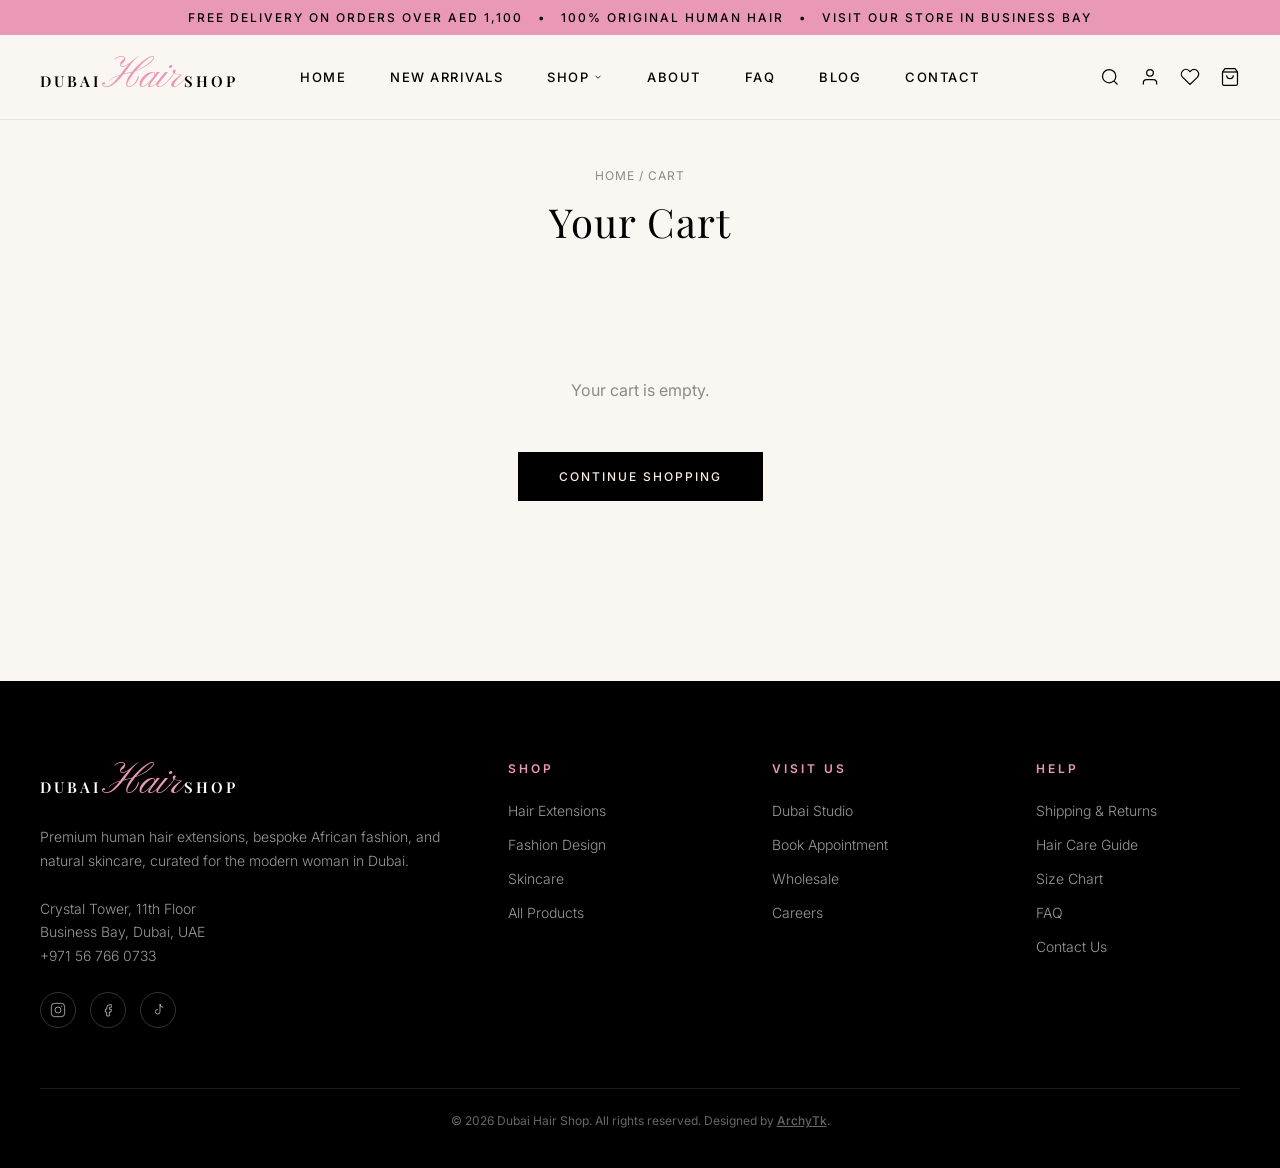
<file: cart.html>
<!DOCTYPE html>
<html lang="en">
<head>
<meta charset="UTF-8">
<meta name="viewport" content="width=device-width, initial-scale=1.0">
<title>Your Cart | Dubai Hair Shop</title>
<link rel="icon" type="image/svg+xml" href="favicon.svg">
<link href="https://fonts.googleapis.com/css2?family=Playfair+Display:wght@400;500;600&family=Pinyon+Script&family=Inter:wght@300;400;500;600&display=swap" rel="stylesheet">
<link rel="stylesheet" href="css/style.css?v=2">
</head>
<body>

<!-- Announcement -->
<div class="announcement-bar">
  <span>Free delivery on orders over AED 1,100 &nbsp; • &nbsp; 100% Original Human Hair &nbsp; • &nbsp; Visit Our Store in Business Bay</span>
</div>

<!-- Navigation -->
<nav class="dhs-nav">
  <a class="nav-logo" href="index.html"><span class="logo-word">Dubai</span><span class="logo-accent">Hair</span><span class="logo-word">Shop</span></a>
  <ul class="nav-links">
    <li><a href="index.html">Home</a></li>
    <li><a href="shop.html?new=1">New Arrivals</a></li>
    <li class="nav-has-dropdown">
      <a href="shop.html">Shop
        <svg class="nav-caret" viewBox="0 0 24 24" width="10" height="10" fill="none" stroke="currentColor" stroke-width="2"><path d="m6 9 6 6 6-6"/></svg>
      </a>
      <ul class="nav-dropdown">
        <li><a href="shop.html?category=hair-extensions">Hair Extensions</a></li>
        <li><a href="shop.html?category=fashion-design">Fashion Design</a></li>
        <li><a href="shop.html?category=natural-skincare">Skincare</a></li>
      </ul>
    </li>
    <li><a href="about.html">About</a></li>
    <li><a href="faq.html">FAQ</a></li>
    <li><a href="blog.html">Blog</a></li>
    <li><a href="contact.html">Contact</a></li>
  </ul>
  <div class="nav-actions">
    <button type="button" class="nav-icon-wrap nav-icon-btn" data-search-trigger aria-label="Search">
      <svg class="nav-icon nav-icon-search" viewBox="0 0 24 24"><circle cx="11" cy="11" r="8"/><path d="m21 21-4.35-4.35"/></svg>
    </button>
    <a class="nav-icon-wrap" href="account.html" aria-label="My Account">
      <svg class="nav-icon nav-icon-account" viewBox="0 0 24 24"><path d="M20 21v-2a4 4 0 0 0-4-4H8a4 4 0 0 0-4 4v2"/><circle cx="12" cy="7" r="4"/></svg>
    </a>
    <a class="nav-icon-wrap" href="wishlist.html" aria-label="View wishlist">
      <svg class="nav-icon" viewBox="0 0 24 24"><path d="M20.8 4.6a5.5 5.5 0 0 0-7.8 0L12 5.6l-1-1a5.5 5.5 0 0 0-7.8 7.8l1 1L12 21l7.8-7.6 1-1a5.5 5.5 0 0 0 0-7.8z"/></svg>
      <span class="nav-wishlist-badge wishlist-badge" hidden>0</span>
    </a>
    <a class="nav-icon-wrap" href="cart.html" aria-label="View cart">
      <svg class="nav-icon" viewBox="0 0 24 24"><path d="M6 2 3 6v14a2 2 0 0 0 2 2h14a2 2 0 0 0 2-2V6l-3-4z"/><line x1="3" y1="6" x2="21" y2="6"/><path d="M16 10a4 4 0 0 1-8 0"/></svg>
      <span class="nav-cart-badge cart-badge" hidden>0</span>
    </a>
    <button class="nav-hamburger" aria-label="Open menu" aria-expanded="false">
      <svg viewBox="0 0 24 24" fill="none" stroke="currentColor" stroke-width="1.5"><line x1="3" y1="6" x2="21" y2="6"/><line x1="3" y1="12" x2="21" y2="12"/><line x1="3" y1="18" x2="21" y2="18"/></svg>
    </button>
  </div>
</nav>

<!-- Search -->
<div class="search-overlay" id="searchOverlay">
  <div class="search-panel">
    <form class="search-form" id="searchForm">
      <svg class="search-form-icon" viewBox="0 0 24 24" fill="none" stroke="currentColor" stroke-width="1.5"><circle cx="11" cy="11" r="8"/><path d="m21 21-4.35-4.35"/></svg>
      <input type="search" id="searchInput" class="search-input" placeholder="Search hair, fashion, skincare..." autocomplete="off">
      <button type="button" class="search-close" id="searchCloseBtn" aria-label="Close search">
        <svg viewBox="0 0 24 24" fill="none" stroke="currentColor" stroke-width="1.5"><line x1="18" y1="6" x2="6" y2="18"/><line x1="6" y1="6" x2="18" y2="18"/></svg>
      </button>
    </form>
    <div class="search-results" id="searchResults"></div>
  </div>
</div>

<!-- Mobile Nav -->
<div class="mobile-nav-overlay"></div>
<div class="mobile-nav">
  <button class="mobile-nav-close" aria-label="Close menu">
    <svg viewBox="0 0 24 24" fill="none" stroke="currentColor" stroke-width="1.5"><line x1="18" y1="6" x2="6" y2="18"/><line x1="6" y1="6" x2="18" y2="18"/></svg>
  </button>
  <div class="mobile-nav-actions">
    <button type="button" class="mobile-nav-action" data-search-trigger>
      <svg viewBox="0 0 24 24" fill="none" stroke="currentColor" stroke-width="1.5"><circle cx="11" cy="11" r="8"/><path d="m21 21-4.35-4.35"/></svg>
      Search
    </button>
    <a href="account.html" class="mobile-nav-action">
      <svg viewBox="0 0 24 24" fill="none" stroke="currentColor" stroke-width="1.5"><path d="M20 21v-2a4 4 0 0 0-4-4H8a4 4 0 0 0-4 4v2"/><circle cx="12" cy="7" r="4"/></svg>
      My Account
    </a>
  </div>
  <ul class="mobile-nav-links">
    <li><a href="index.html">Home</a></li>
    <li><a href="shop.html?new=1">New Arrivals</a></li>
    <li><a href="shop.html">Shop</a></li>
    <li><a href="about.html">About</a></li>
    <li><a href="faq.html">FAQ</a></li>
    <li><a href="blog.html">Blog</a></li>
    <li><a href="contact.html">Contact</a></li>
  </ul>
</div>

<!-- Page Header -->
<div class="page-header">
  <p class="breadcrumb"><a href="index.html">Home</a> / Cart</p>
  <h1 class="page-title">Your Cart</h1>
</div>

<!-- Cart -->
<div class="cart-page">
  <div class="cart-content" id="cartContent">
    <div class="cart-items-panel">
      <div class="cart-items-head">
        <span>Product</span>
        <span></span>
        <span>Quantity</span>
        <span>Total</span>
        <span></span>
      </div>
      <div id="cartItems"></div>
    </div>
    <aside class="cart-summary">
      <h2 class="cart-summary-title">Order Summary</h2>

      <div class="coupon-block">
        <button type="button" class="coupon-toggle" id="couponToggle">Have a coupon? <span>Click here to enter your code</span></button>
        <div class="coupon-form" id="couponForm" hidden>
          <input type="text" id="couponInput" placeholder="Coupon code">
          <button type="button" class="coupon-apply-btn" id="couponApply">Apply</button>
        </div>
        <p class="coupon-message" id="couponMessage" hidden></p>
      </div>

      <div class="shipping-method">
        <h3 class="shipping-method-title">Shipping</h3>
        <label class="shipping-option">
          <span class="shipping-option-left"><input type="radio" name="shippingMethod" value="delivery" checked> Delivery</span>
          <span class="shipping-option-price" id="deliveryPriceLabel">Free</span>
        </label>
        <label class="shipping-option">
          <span class="shipping-option-left"><input type="radio" name="shippingMethod" value="pickup"> Store Pickup</span>
          <span class="shipping-option-price">Free</span>
        </label>
      </div>

      <div class="cart-summary-row">
        <span>Subtotal</span>
        <span id="cartSubtotal">AED 0</span>
      </div>
      <div class="cart-summary-row" id="discountRow" hidden>
        <span>Discount</span>
        <span id="cartDiscount">-AED 0</span>
      </div>
      <div class="cart-summary-row">
        <span>Shipping</span>
        <span id="cartShipping">Free</span>
      </div>
      <div class="cart-summary-row cart-summary-total">
        <span>Total</span>
        <span id="cartTotal">AED 0</span>
      </div>

      <label class="order-notes-label" for="orderNotes">Order Notes (optional)</label>
      <textarea class="order-notes-input" id="orderNotes" placeholder="Notes about your order, e.g. delivery instructions"></textarea>

      <a class="checkout-btn" href="checkout.html">Proceed to Checkout</a>
      <a class="continue-shopping-link" href="shop.html">Continue Shopping</a>
    </aside>
  </div>

  <div class="cart-empty" id="cartEmpty" hidden>
    <p class="cart-empty-text">Your cart is empty.</p>
    <a class="checkout-btn cart-empty-btn" href="shop.html">Continue Shopping</a>
  </div>
</div>

<!-- Footer -->
<footer class="footer">
  <div class="footer-grid">
    <div>
      <div class="footer-brand"><span class="logo-word">Dubai</span><span class="logo-accent">Hair</span><span class="logo-word">Shop</span></div>
      <p class="footer-desc">Premium human hair extensions, bespoke African fashion, and natural skincare, curated for the modern woman in Dubai.</p>
      <p class="footer-desc" style="margin-bottom:0;">Crystal Tower, 11th Floor<br>Business Bay, Dubai, UAE<br>+971 56 766 0733</p>
      <div class="social-links">
        <a class="social-icon" href="#" aria-label="Instagram">
          <svg viewBox="0 0 24 24" fill="none" stroke="currentColor" stroke-width="1.5"><rect x="2" y="2" width="20" height="20" rx="5"/><circle cx="12" cy="12" r="4.5"/><circle cx="17.5" cy="6.5" r="1" fill="currentColor" stroke="none"/></svg>
        </a>
        <a class="social-icon" href="#" aria-label="Facebook">
          <svg viewBox="0 0 24 24" fill="none" stroke="currentColor" stroke-width="1.5"><path d="M15 8h2V4h-2a5 5 0 0 0-5 5v2H8v4h2v6h4v-6h2.5l.5-4H14V9a1 1 0 0 1 1-1z"/></svg>
        </a>
        <a class="social-icon" href="#" aria-label="TikTok">
          <svg viewBox="0 0 24 24" fill="none" stroke="currentColor" stroke-width="1.5"><path d="M15 3v11.5a3.5 3.5 0 1 1-3.5-3.5"/><path d="M15 3a5 5 0 0 0 5 5"/></svg>
        </a>
      </div>
    </div>
    <div>
      <div class="footer-title">Shop</div>
      <ul class="footer-links">
        <li><a href="shop.html?category=hair-extensions">Hair Extensions</a></li>
        <li><a href="shop.html?category=fashion-design">Fashion Design</a></li>
        <li><a href="shop.html?category=natural-skincare">Skincare</a></li>
        <li><a href="shop.html">All Products</a></li>
      </ul>
    </div>
    <div>
      <div class="footer-title">Visit us</div>
      <ul class="footer-links">
        <li><a href="about.html#visit">Dubai Studio</a></li>
        <li><a href="contact.html">Book Appointment</a></li>
        <li><a href="#">Wholesale</a></li>
        <li><a href="#">Careers</a></li>
      </ul>
    </div>
    <div>
      <div class="footer-title">Help</div>
      <ul class="footer-links">
        <li><a href="shipping-returns.html">Shipping & Returns</a></li>
        <li><a href="hair-care-guide.html">Hair Care Guide</a></li>
        <li><a href="size-chart.html">Size Chart</a></li>
        <li><a href="faq.html">FAQ</a></li>
        <li><a href="contact.html">Contact Us</a></li>
      </ul>
    </div>
  </div>
  <div class="footer-bottom">
    &copy; 2026 Dubai Hair Shop. All rights reserved. Designed by <a href="https://www.linkedin.com/in/archbell-maunganidze/" target="_blank" rel="noopener">ArchyTk</a>.
  </div>
</footer>

<!-- Mobile Bottom Nav -->
<nav class="mobile-bottom-nav">
  <a href="shop.html" class="bottom-nav-item">
    <svg class="bottom-nav-icon" viewBox="0 0 24 24" fill="none" stroke="currentColor" stroke-width="1.5"><rect x="3" y="3" width="7" height="7" rx="1"/><rect x="14" y="3" width="7" height="7" rx="1"/><rect x="3" y="14" width="7" height="7" rx="1"/><rect x="14" y="14" width="7" height="7" rx="1"/></svg>
    <span class="bottom-nav-label">Shop</span>
  </a>
  <a href="wishlist.html" class="bottom-nav-item">
    <span class="bottom-nav-icon-wrap">
      <svg class="bottom-nav-icon" viewBox="0 0 24 24" fill="none" stroke="currentColor" stroke-width="1.5"><path d="M20.8 4.6a5.5 5.5 0 0 0-7.8 0L12 5.6l-1-1a5.5 5.5 0 0 0-7.8 7.8l1 1L12 21l7.8-7.6 1-1a5.5 5.5 0 0 0 0-7.8z"/></svg>
      <span class="bottom-nav-badge wishlist-badge" hidden>0</span>
    </span>
    <span class="bottom-nav-label">Wishlist</span>
  </a>
  <button type="button" class="bottom-nav-item" data-search-trigger>
    <svg class="bottom-nav-icon" viewBox="0 0 24 24" fill="none" stroke="currentColor" stroke-width="1.5"><circle cx="11" cy="11" r="8"/><path d="m21 21-4.35-4.35"/></svg>
    <span class="bottom-nav-label">Search</span>
  </button>
  <a href="account.html" class="bottom-nav-item">
    <svg class="bottom-nav-icon" viewBox="0 0 24 24" fill="none" stroke="currentColor" stroke-width="1.5"><path d="M20 21v-2a4 4 0 0 0-4-4H8a4 4 0 0 0-4 4v2"/><circle cx="12" cy="7" r="4"/></svg>
    <span class="bottom-nav-label">Account</span>
  </a>
  <a href="cart.html" class="bottom-nav-item">
    <span class="bottom-nav-icon-wrap">
      <svg class="bottom-nav-icon" viewBox="0 0 24 24" fill="none" stroke="currentColor" stroke-width="1.5"><path d="M6 2 3 6v14a2 2 0 0 0 2 2h14a2 2 0 0 0 2-2V6l-3-4z"/><line x1="3" y1="6" x2="21" y2="6"/><path d="M16 10a4 4 0 0 1-8 0"/></svg>
      <span class="bottom-nav-badge cart-badge" hidden>0</span>
    </span>
    <span class="bottom-nav-label">Cart</span>
  </a>
</nav>

<script src="js/products.js"></script>
<script src="js/cart.js"></script>
<script src="js/wishlist.js"></script>
<script src="js/product-card.js"></script>
<script src="js/search.js"></script>
<script src="js/cart-page.js"></script>
<script src="js/mobile-nav.js?v=2"></script>

</body>
</html>
</file>
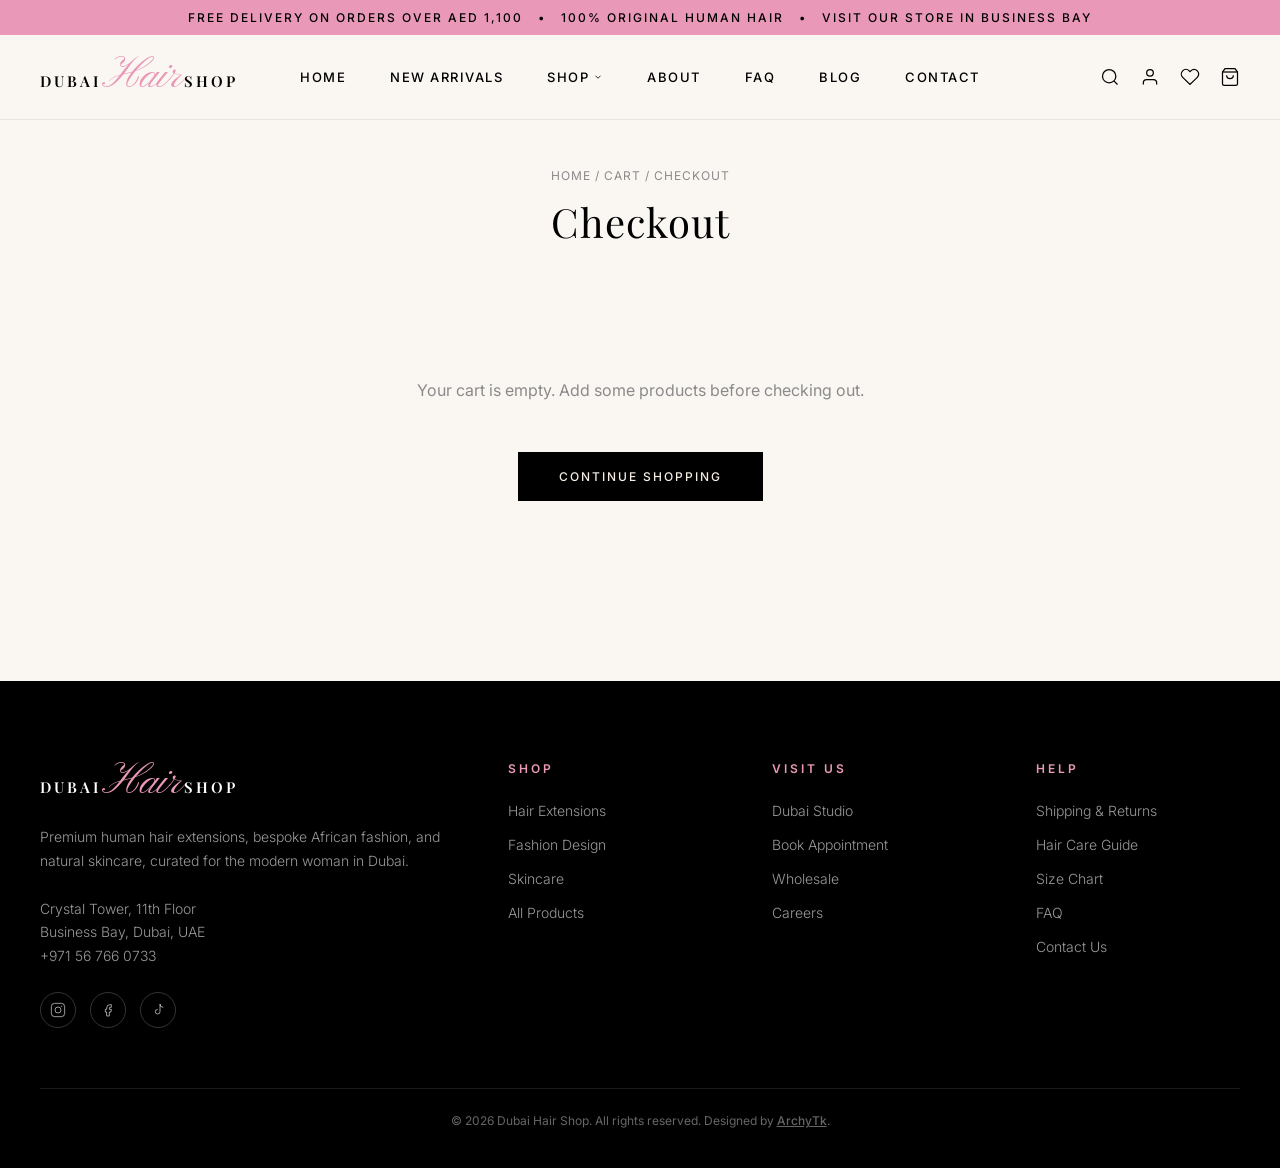
<file: checkout.html>
<!DOCTYPE html>
<html lang="en">
<head>
<meta charset="UTF-8">
<meta name="viewport" content="width=device-width, initial-scale=1.0">
<title>Checkout | Dubai Hair Shop</title>
<link rel="icon" type="image/svg+xml" href="favicon.svg">
<link href="https://fonts.googleapis.com/css2?family=Playfair+Display:wght@400;500;600&family=Pinyon+Script&family=Inter:wght@300;400;500;600&display=swap" rel="stylesheet">
<link rel="stylesheet" href="css/style.css?v=2">
</head>
<body>

<!-- Announcement -->
<div class="announcement-bar">
  <span>Free delivery on orders over AED 1,100 &nbsp; • &nbsp; 100% Original Human Hair &nbsp; • &nbsp; Visit Our Store in Business Bay</span>
</div>

<!-- Navigation -->
<nav class="dhs-nav">
  <a class="nav-logo" href="index.html"><span class="logo-word">Dubai</span><span class="logo-accent">Hair</span><span class="logo-word">Shop</span></a>
  <ul class="nav-links">
    <li><a href="index.html">Home</a></li>
    <li><a href="shop.html?new=1">New Arrivals</a></li>
    <li class="nav-has-dropdown">
      <a href="shop.html">Shop
        <svg class="nav-caret" viewBox="0 0 24 24" width="10" height="10" fill="none" stroke="currentColor" stroke-width="2"><path d="m6 9 6 6 6-6"/></svg>
      </a>
      <ul class="nav-dropdown">
        <li><a href="shop.html?category=hair-extensions">Hair Extensions</a></li>
        <li><a href="shop.html?category=fashion-design">Fashion Design</a></li>
        <li><a href="shop.html?category=natural-skincare">Skincare</a></li>
      </ul>
    </li>
    <li><a href="about.html">About</a></li>
    <li><a href="faq.html">FAQ</a></li>
    <li><a href="blog.html">Blog</a></li>
    <li><a href="contact.html">Contact</a></li>
  </ul>
  <div class="nav-actions">
    <button type="button" class="nav-icon-wrap nav-icon-btn" data-search-trigger aria-label="Search">
      <svg class="nav-icon nav-icon-search" viewBox="0 0 24 24"><circle cx="11" cy="11" r="8"/><path d="m21 21-4.35-4.35"/></svg>
    </button>
    <a class="nav-icon-wrap" href="account.html" aria-label="My Account">
      <svg class="nav-icon nav-icon-account" viewBox="0 0 24 24"><path d="M20 21v-2a4 4 0 0 0-4-4H8a4 4 0 0 0-4 4v2"/><circle cx="12" cy="7" r="4"/></svg>
    </a>
    <a class="nav-icon-wrap" href="wishlist.html" aria-label="View wishlist">
      <svg class="nav-icon" viewBox="0 0 24 24"><path d="M20.8 4.6a5.5 5.5 0 0 0-7.8 0L12 5.6l-1-1a5.5 5.5 0 0 0-7.8 7.8l1 1L12 21l7.8-7.6 1-1a5.5 5.5 0 0 0 0-7.8z"/></svg>
      <span class="nav-wishlist-badge wishlist-badge" hidden>0</span>
    </a>
    <a class="nav-icon-wrap" href="cart.html" aria-label="View cart">
      <svg class="nav-icon" viewBox="0 0 24 24"><path d="M6 2 3 6v14a2 2 0 0 0 2 2h14a2 2 0 0 0 2-2V6l-3-4z"/><line x1="3" y1="6" x2="21" y2="6"/><path d="M16 10a4 4 0 0 1-8 0"/></svg>
      <span class="nav-cart-badge cart-badge" hidden>0</span>
    </a>
    <button class="nav-hamburger" aria-label="Open menu" aria-expanded="false">
      <svg viewBox="0 0 24 24" fill="none" stroke="currentColor" stroke-width="1.5"><line x1="3" y1="6" x2="21" y2="6"/><line x1="3" y1="12" x2="21" y2="12"/><line x1="3" y1="18" x2="21" y2="18"/></svg>
    </button>
  </div>
</nav>

<!-- Search -->
<div class="search-overlay" id="searchOverlay">
  <div class="search-panel">
    <form class="search-form" id="searchForm">
      <svg class="search-form-icon" viewBox="0 0 24 24" fill="none" stroke="currentColor" stroke-width="1.5"><circle cx="11" cy="11" r="8"/><path d="m21 21-4.35-4.35"/></svg>
      <input type="search" id="searchInput" class="search-input" placeholder="Search hair, fashion, skincare..." autocomplete="off">
      <button type="button" class="search-close" id="searchCloseBtn" aria-label="Close search">
        <svg viewBox="0 0 24 24" fill="none" stroke="currentColor" stroke-width="1.5"><line x1="18" y1="6" x2="6" y2="18"/><line x1="6" y1="6" x2="18" y2="18"/></svg>
      </button>
    </form>
    <div class="search-results" id="searchResults"></div>
  </div>
</div>

<!-- Mobile Nav -->
<div class="mobile-nav-overlay"></div>
<div class="mobile-nav">
  <button class="mobile-nav-close" aria-label="Close menu">
    <svg viewBox="0 0 24 24" fill="none" stroke="currentColor" stroke-width="1.5"><line x1="18" y1="6" x2="6" y2="18"/><line x1="6" y1="6" x2="18" y2="18"/></svg>
  </button>
  <div class="mobile-nav-actions">
    <button type="button" class="mobile-nav-action" data-search-trigger>
      <svg viewBox="0 0 24 24" fill="none" stroke="currentColor" stroke-width="1.5"><circle cx="11" cy="11" r="8"/><path d="m21 21-4.35-4.35"/></svg>
      Search
    </button>
    <a href="account.html" class="mobile-nav-action">
      <svg viewBox="0 0 24 24" fill="none" stroke="currentColor" stroke-width="1.5"><path d="M20 21v-2a4 4 0 0 0-4-4H8a4 4 0 0 0-4 4v2"/><circle cx="12" cy="7" r="4"/></svg>
      My Account
    </a>
  </div>
  <ul class="mobile-nav-links">
    <li><a href="index.html">Home</a></li>
    <li><a href="shop.html?new=1">New Arrivals</a></li>
    <li><a href="shop.html">Shop</a></li>
    <li><a href="about.html">About</a></li>
    <li><a href="faq.html">FAQ</a></li>
    <li><a href="blog.html">Blog</a></li>
    <li><a href="contact.html">Contact</a></li>
  </ul>
</div>

<!-- Page Header -->
<div class="page-header">
  <p class="breadcrumb"><a href="index.html">Home</a> / <a href="cart.html">Cart</a> / Checkout</p>
  <h1 class="page-title">Checkout</h1>
</div>

<!-- Checkout -->
<div class="checkout-page">
  <div class="checkout-layout" id="checkoutLayout">
    <form class="checkout-form" id="checkoutForm" novalidate>
      <div class="checkout-section">
        <h2 class="checkout-section-title">Contact Information</h2>
        <div class="form-row">
          <label class="form-field">
            <span>Email Address</span>
            <input type="email" name="email" required>
          </label>
          <label class="form-field">
            <span>Phone Number</span>
            <input type="tel" name="phone" required>
          </label>
        </div>
      </div>

      <div class="checkout-section">
        <h2 class="checkout-section-title">Shipping Address</h2>
        <div class="form-row">
          <label class="form-field">
            <span>Full Name</span>
            <input type="text" name="fullName" required>
          </label>
        </div>
        <div class="form-row">
          <label class="form-field form-field-wide">
            <span>Street Address</span>
            <input type="text" name="address" required>
          </label>
        </div>
        <div class="form-row">
          <label class="form-field">
            <span>City</span>
            <input type="text" name="city" required>
          </label>
          <label class="form-field">
            <span>Emirate</span>
            <input type="text" name="emirate" placeholder="e.g. Dubai" required>
          </label>
        </div>
      </div>

      <div class="checkout-section">
        <h2 class="checkout-section-title">Payment Method</h2>
        <div class="payment-method-options">
          <label class="payment-method-option">
            <input type="radio" name="paymentMethod" value="card" checked> Credit / Debit Card
          </label>
          <label class="payment-method-option">
            <input type="radio" name="paymentMethod" value="later"> Pay Later
          </label>
        </div>
        <div id="cardFields">
          <div class="form-row">
            <label class="form-field form-field-wide">
              <span>Name on Card</span>
              <input type="text" name="cardName" required>
            </label>
          </div>
          <div class="form-row">
            <label class="form-field form-field-wide">
              <span>Card Number</span>
              <input type="text" name="cardNumber" inputmode="numeric" pattern="[0-9\s]{13,19}" placeholder="0000 0000 0000 0000" required>
            </label>
          </div>
          <div class="form-row">
            <label class="form-field">
              <span>Expiry Date</span>
              <input type="text" name="expiry" placeholder="MM/YY" pattern="(0[1-9]|1[0-2])\/[0-9]{2}" required>
            </label>
            <label class="form-field">
              <span>CVC</span>
              <input type="text" name="cvc" inputmode="numeric" pattern="[0-9]{3,4}" required>
            </label>
          </div>
        </div>
        <p class="pay-later-note" id="payLaterNote" hidden>Split your payment into 4 interest-free installments. No card details are required now &mdash; you'll complete verification after placing your order.</p>
      </div>

      <button type="submit" class="checkout-btn place-order-btn">Place Order</button>
    </form>

    <aside class="checkout-summary">
      <h2 class="cart-summary-title">Order Summary</h2>
      <div id="summaryItems" class="summary-items"></div>
      <div class="cart-summary-row">
        <span>Subtotal</span>
        <span id="checkoutSubtotal">AED 0</span>
      </div>
      <div class="cart-summary-row" id="checkoutDiscountRow" hidden>
        <span>Discount</span>
        <span id="checkoutDiscount">-AED 0</span>
      </div>
      <div class="cart-summary-row">
        <span id="checkoutShippingLabel">Shipping</span>
        <span id="checkoutShipping">Free</span>
      </div>
      <div class="cart-summary-row cart-summary-total">
        <span>Total</span>
        <span id="checkoutTotal">AED 0</span>
      </div>
      <div class="checkout-order-notes" id="checkoutOrderNotes" hidden>
        <strong>Order Notes</strong>
        <span id="checkoutOrderNotesText"></span>
      </div>
    </aside>
  </div>

  <div class="checkout-empty" id="checkoutEmpty" hidden>
    <p class="cart-empty-text">Your cart is empty. Add some products before checking out.</p>
    <a class="checkout-btn cart-empty-btn" href="shop.html">Continue Shopping</a>
  </div>

  <div class="checkout-confirmation" id="checkoutConfirmation" hidden>
    <svg class="confirmation-icon" viewBox="0 0 24 24" fill="none" stroke="currentColor" stroke-width="1.5"><circle cx="12" cy="12" r="10"/><path d="m9 12 2 2 4-4"/></svg>
    <h2 class="confirmation-title">Thank You, Queen!</h2>
    <p class="confirmation-text">Your order has been placed successfully. A confirmation email is on its way.</p>
    <div class="confirmation-details">
      <div><span>Order Number</span><strong id="orderNumber"></strong></div>
      <div><span>Order Total</span><strong id="orderTotal"></strong></div>
    </div>
    <a class="checkout-btn" href="shop.html">Continue Shopping</a>
  </div>
</div>

<!-- Footer -->
<footer class="footer">
  <div class="footer-grid">
    <div>
      <div class="footer-brand"><span class="logo-word">Dubai</span><span class="logo-accent">Hair</span><span class="logo-word">Shop</span></div>
      <p class="footer-desc">Premium human hair extensions, bespoke African fashion, and natural skincare, curated for the modern woman in Dubai.</p>
      <p class="footer-desc" style="margin-bottom:0;">Crystal Tower, 11th Floor<br>Business Bay, Dubai, UAE<br>+971 56 766 0733</p>
      <div class="social-links">
        <a class="social-icon" href="#" aria-label="Instagram">
          <svg viewBox="0 0 24 24" fill="none" stroke="currentColor" stroke-width="1.5"><rect x="2" y="2" width="20" height="20" rx="5"/><circle cx="12" cy="12" r="4.5"/><circle cx="17.5" cy="6.5" r="1" fill="currentColor" stroke="none"/></svg>
        </a>
        <a class="social-icon" href="#" aria-label="Facebook">
          <svg viewBox="0 0 24 24" fill="none" stroke="currentColor" stroke-width="1.5"><path d="M15 8h2V4h-2a5 5 0 0 0-5 5v2H8v4h2v6h4v-6h2.5l.5-4H14V9a1 1 0 0 1 1-1z"/></svg>
        </a>
        <a class="social-icon" href="#" aria-label="TikTok">
          <svg viewBox="0 0 24 24" fill="none" stroke="currentColor" stroke-width="1.5"><path d="M15 3v11.5a3.5 3.5 0 1 1-3.5-3.5"/><path d="M15 3a5 5 0 0 0 5 5"/></svg>
        </a>
      </div>
    </div>
    <div>
      <div class="footer-title">Shop</div>
      <ul class="footer-links">
        <li><a href="shop.html?category=hair-extensions">Hair Extensions</a></li>
        <li><a href="shop.html?category=fashion-design">Fashion Design</a></li>
        <li><a href="shop.html?category=natural-skincare">Skincare</a></li>
        <li><a href="shop.html">All Products</a></li>
      </ul>
    </div>
    <div>
      <div class="footer-title">Visit us</div>
      <ul class="footer-links">
        <li><a href="about.html#visit">Dubai Studio</a></li>
        <li><a href="contact.html">Book Appointment</a></li>
        <li><a href="#">Wholesale</a></li>
        <li><a href="#">Careers</a></li>
      </ul>
    </div>
    <div>
      <div class="footer-title">Help</div>
      <ul class="footer-links">
        <li><a href="shipping-returns.html">Shipping & Returns</a></li>
        <li><a href="hair-care-guide.html">Hair Care Guide</a></li>
        <li><a href="size-chart.html">Size Chart</a></li>
        <li><a href="faq.html">FAQ</a></li>
        <li><a href="contact.html">Contact Us</a></li>
      </ul>
    </div>
  </div>
  <div class="footer-bottom">
    &copy; 2026 Dubai Hair Shop. All rights reserved. Designed by <a href="https://www.linkedin.com/in/archbell-maunganidze/" target="_blank" rel="noopener">ArchyTk</a>.
  </div>
</footer>

<script src="js/products.js"></script>
<script src="js/cart.js"></script>
<script src="js/wishlist.js"></script>
<script src="js/product-card.js"></script>
<script src="js/search.js"></script>
<script src="js/checkout.js"></script>
<script src="js/mobile-nav.js?v=2"></script>

</body>
</html>
</file>
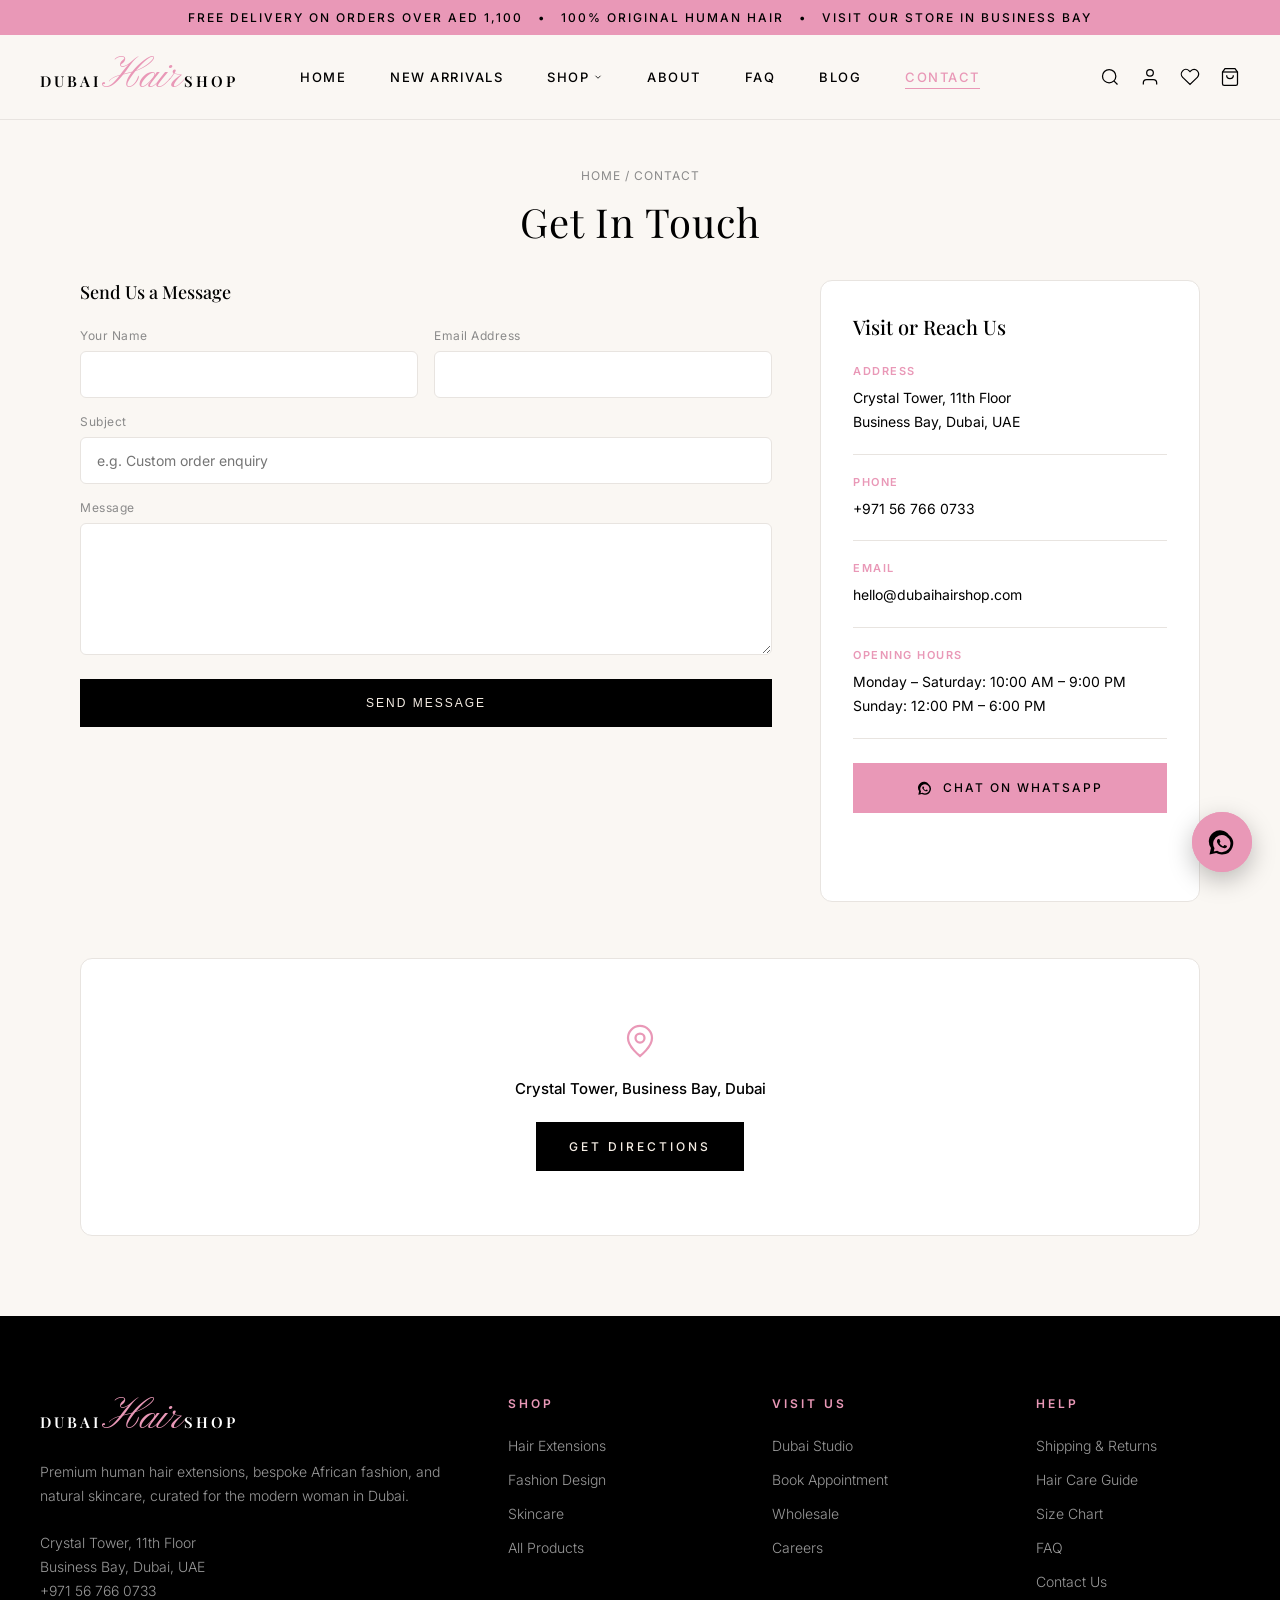
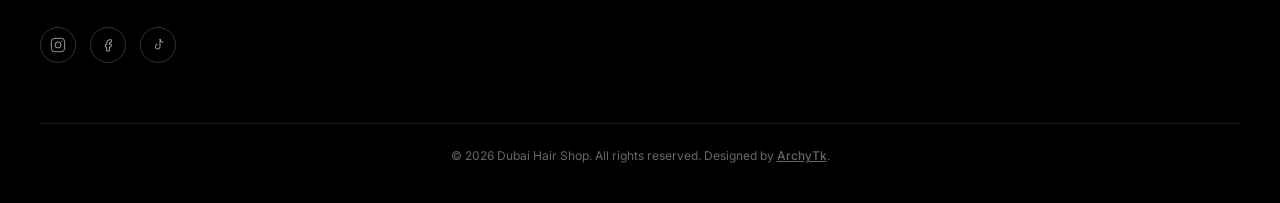
<file: contact.html>
<!DOCTYPE html>
<html lang="en">
<head>
<meta charset="UTF-8">
<meta name="viewport" content="width=device-width, initial-scale=1.0">
<title>Contact Us | Dubai Hair Shop</title>
<meta name="description" content="Get in touch with Dubai Hair Shop — visit our Business Bay studio, chat on WhatsApp, or send us a message.">
<link rel="icon" type="image/svg+xml" href="favicon.svg">
<link href="https://fonts.googleapis.com/css2?family=Playfair+Display:wght@400;500;600&family=Pinyon+Script&family=Inter:wght@300;400;500;600&display=swap" rel="stylesheet">
<link rel="stylesheet" href="css/style.css?v=2">
</head>
<body>

<!-- Announcement -->
<div class="announcement-bar">
  <span>Free delivery on orders over AED 1,100 &nbsp; • &nbsp; 100% Original Human Hair &nbsp; • &nbsp; Visit Our Store in Business Bay</span>
</div>

<!-- Navigation -->
<nav class="dhs-nav">
  <a class="nav-logo" href="index.html"><span class="logo-word">Dubai</span><span class="logo-accent">Hair</span><span class="logo-word">Shop</span></a>
  <ul class="nav-links">
    <li><a href="index.html">Home</a></li>
    <li><a href="shop.html?new=1">New Arrivals</a></li>
    <li class="nav-has-dropdown">
      <a href="shop.html">Shop
        <svg class="nav-caret" viewBox="0 0 24 24" width="10" height="10" fill="none" stroke="currentColor" stroke-width="2"><path d="m6 9 6 6 6-6"/></svg>
      </a>
      <ul class="nav-dropdown">
        <li><a href="shop.html?category=hair-extensions">Hair Extensions</a></li>
        <li><a href="shop.html?category=fashion-design">Fashion Design</a></li>
        <li><a href="shop.html?category=natural-skincare">Skincare</a></li>
      </ul>
    </li>
    <li><a href="about.html">About</a></li>
    <li><a href="faq.html">FAQ</a></li>
    <li><a href="blog.html">Blog</a></li>
    <li><a href="contact.html" class="active">Contact</a></li>
  </ul>
  <div class="nav-actions">
    <button type="button" class="nav-icon-wrap nav-icon-btn" data-search-trigger aria-label="Search">
      <svg class="nav-icon nav-icon-search" viewBox="0 0 24 24"><circle cx="11" cy="11" r="8"/><path d="m21 21-4.35-4.35"/></svg>
    </button>
    <a class="nav-icon-wrap" href="account.html" aria-label="My Account">
      <svg class="nav-icon nav-icon-account" viewBox="0 0 24 24"><path d="M20 21v-2a4 4 0 0 0-4-4H8a4 4 0 0 0-4 4v2"/><circle cx="12" cy="7" r="4"/></svg>
    </a>
    <a class="nav-icon-wrap" href="wishlist.html" aria-label="View wishlist">
      <svg class="nav-icon" viewBox="0 0 24 24"><path d="M20.8 4.6a5.5 5.5 0 0 0-7.8 0L12 5.6l-1-1a5.5 5.5 0 0 0-7.8 7.8l1 1L12 21l7.8-7.6 1-1a5.5 5.5 0 0 0 0-7.8z"/></svg>
      <span class="nav-wishlist-badge wishlist-badge" hidden>0</span>
    </a>
    <a class="nav-icon-wrap" href="cart.html" aria-label="View cart">
      <svg class="nav-icon" viewBox="0 0 24 24"><path d="M6 2 3 6v14a2 2 0 0 0 2 2h14a2 2 0 0 0 2-2V6l-3-4z"/><line x1="3" y1="6" x2="21" y2="6"/><path d="M16 10a4 4 0 0 1-8 0"/></svg>
      <span class="nav-cart-badge cart-badge" hidden>0</span>
    </a>
    <button class="nav-hamburger" aria-label="Open menu" aria-expanded="false">
      <svg viewBox="0 0 24 24" fill="none" stroke="currentColor" stroke-width="1.5"><line x1="3" y1="6" x2="21" y2="6"/><line x1="3" y1="12" x2="21" y2="12"/><line x1="3" y1="18" x2="21" y2="18"/></svg>
    </button>
  </div>
</nav>

<!-- Search -->
<div class="search-overlay" id="searchOverlay">
  <div class="search-panel">
    <form class="search-form" id="searchForm">
      <svg class="search-form-icon" viewBox="0 0 24 24" fill="none" stroke="currentColor" stroke-width="1.5"><circle cx="11" cy="11" r="8"/><path d="m21 21-4.35-4.35"/></svg>
      <input type="search" id="searchInput" class="search-input" placeholder="Search hair, fashion, skincare..." autocomplete="off">
      <button type="button" class="search-close" id="searchCloseBtn" aria-label="Close search">
        <svg viewBox="0 0 24 24" fill="none" stroke="currentColor" stroke-width="1.5"><line x1="18" y1="6" x2="6" y2="18"/><line x1="6" y1="6" x2="18" y2="18"/></svg>
      </button>
    </form>
    <div class="search-results" id="searchResults"></div>
  </div>
</div>

<!-- Mobile Nav -->
<div class="mobile-nav-overlay"></div>
<div class="mobile-nav">
  <button class="mobile-nav-close" aria-label="Close menu">
    <svg viewBox="0 0 24 24" fill="none" stroke="currentColor" stroke-width="1.5"><line x1="18" y1="6" x2="6" y2="18"/><line x1="6" y1="6" x2="18" y2="18"/></svg>
  </button>
  <div class="mobile-nav-actions">
    <button type="button" class="mobile-nav-action" data-search-trigger>
      <svg viewBox="0 0 24 24" fill="none" stroke="currentColor" stroke-width="1.5"><circle cx="11" cy="11" r="8"/><path d="m21 21-4.35-4.35"/></svg>
      Search
    </button>
    <a href="account.html" class="mobile-nav-action">
      <svg viewBox="0 0 24 24" fill="none" stroke="currentColor" stroke-width="1.5"><path d="M20 21v-2a4 4 0 0 0-4-4H8a4 4 0 0 0-4 4v2"/><circle cx="12" cy="7" r="4"/></svg>
      My Account
    </a>
  </div>
  <ul class="mobile-nav-links">
    <li><a href="index.html">Home</a></li>
    <li><a href="shop.html?new=1">New Arrivals</a></li>
    <li><a href="shop.html">Shop</a></li>
    <li><a href="about.html">About</a></li>
    <li><a href="faq.html">FAQ</a></li>
    <li><a href="blog.html">Blog</a></li>
    <li><a href="contact.html">Contact</a></li>
  </ul>
</div>

<!-- Page Header -->
<div class="page-header">
  <p class="breadcrumb"><a href="index.html">Home</a> / Contact</p>
  <h1 class="page-title">Get In Touch</h1>
</div>

<!-- Contact -->
<div class="contact-page">
  <div class="contact-layout">
    <form class="contact-form" onsubmit="event.preventDefault(); document.getElementById('contactSuccess').hidden = false; this.reset();">
      <h2 class="checkout-section-title">Send Us a Message</h2>
      <div class="form-row">
        <label class="form-field">
          <span>Your Name</span>
          <input type="text" name="name" required>
        </label>
        <label class="form-field">
          <span>Email Address</span>
          <input type="email" name="email" required>
        </label>
      </div>
      <div class="form-row">
        <label class="form-field form-field-wide">
          <span>Subject</span>
          <input type="text" name="subject" placeholder="e.g. Custom order enquiry" required>
        </label>
      </div>
      <div class="form-row">
        <label class="form-field form-field-wide">
          <span>Message</span>
          <textarea name="message" class="contact-textarea" rows="6" required></textarea>
        </label>
      </div>
      <button type="submit" class="checkout-btn">Send Message</button>
      <p class="contact-success" id="contactSuccess" hidden>Thank you for reaching out, Queen! We'll get back to you within 24 hours.</p>
    </form>

    <aside class="contact-info">
      <h2 class="cart-summary-title">Visit or Reach Us</h2>
      <div class="contact-info-item">
        <span class="contact-info-label">Address</span>
        <p class="contact-info-text">Crystal Tower, 11th Floor<br>Business Bay, Dubai, UAE</p>
      </div>
      <div class="contact-info-item">
        <span class="contact-info-label">Phone</span>
        <p class="contact-info-text">+971 56 766 0733</p>
      </div>
      <div class="contact-info-item">
        <span class="contact-info-label">Email</span>
        <p class="contact-info-text">hello@dubaihairshop.com</p>
      </div>
      <div class="contact-info-item">
        <span class="contact-info-label">Opening Hours</span>
        <p class="contact-info-text">Monday – Saturday: 10:00 AM – 9:00 PM<br>Sunday: 12:00 PM – 6:00 PM</p>
      </div>
      <a class="checkout-btn contact-whatsapp-btn" href="https://wa.me/971567660733" target="_blank" rel="noopener">
        <svg width="16" height="16" viewBox="0 0 24 24" fill="currentColor"><path d="M17.6 6.32A8.8 8.8 0 0 0 3.16 16.8L2 22l5.36-1.14A8.8 8.8 0 0 0 12 22a8.8 8.8 0 0 0 5.6-15.68zM12 20.2a6.9 6.9 0 0 1-3.53-.96l-.25-.15-2.83.6.6-2.76-.16-.28A6.9 6.9 0 1 1 12 20.2zm3.78-5.17c-.2-.1-1.2-.6-1.39-.66-.19-.07-.32-.1-.46.1-.13.2-.52.66-.64.8-.12.13-.24.15-.44.05-.2-.1-.86-.32-1.63-1.02-.6-.54-1.01-1.2-1.13-1.4-.12-.2-.01-.31.09-.4.09-.1.2-.24.3-.36.1-.12.13-.2.2-.34.07-.13.03-.25-.02-.35-.05-.1-.46-1.1-.63-1.5-.17-.4-.33-.35-.46-.35h-.4c-.13 0-.34.05-.52.25s-.68.67-.68 1.63.7 1.9.8 2.03c.1.13 1.37 2.1 3.32 2.94.46.2.83.32 1.11.4.47.15.9.13 1.24.08.38-.06 1.2-.49 1.37-.96.17-.47.17-.87.12-.96-.05-.09-.18-.14-.38-.24z"/></svg>
        Chat on WhatsApp
      </a>
      <div class="social-links contact-social-links">
        <a class="social-icon" href="#" aria-label="Instagram">
          <svg viewBox="0 0 24 24" fill="none" stroke="currentColor" stroke-width="1.5"><rect x="2" y="2" width="20" height="20" rx="5"/><circle cx="12" cy="12" r="4.5"/><circle cx="17.5" cy="6.5" r="1" fill="currentColor" stroke="none"/></svg>
        </a>
        <a class="social-icon" href="#" aria-label="Facebook">
          <svg viewBox="0 0 24 24" fill="none" stroke="currentColor" stroke-width="1.5"><path d="M15 8h2V4h-2a5 5 0 0 0-5 5v2H8v4h2v6h4v-6h2.5l.5-4H14V9a1 1 0 0 1 1-1z"/></svg>
        </a>
        <a class="social-icon" href="#" aria-label="TikTok">
          <svg viewBox="0 0 24 24" fill="none" stroke="currentColor" stroke-width="1.5"><path d="M15 3v11.5a3.5 3.5 0 1 1-3.5-3.5"/><path d="M15 3a5 5 0 0 0 5 5"/></svg>
        </a>
      </div>
    </aside>
  </div>

  <div class="contact-map">
    <svg class="contact-map-pin" viewBox="0 0 24 24" fill="none" stroke="currentColor" stroke-width="1.5"><path d="M20 10c0 6-8 12-8 12s-8-6-8-12a8 8 0 0 1 16 0z"/><circle cx="12" cy="10" r="3"/></svg>
    <p class="contact-map-label">Crystal Tower, Business Bay, Dubai</p>
    <a class="directions-btn" href="https://www.google.com/maps/search/?api=1&query=Crystal+Tower+Business+Bay+Dubai" target="_blank" rel="noopener">Get Directions</a>
  </div>
</div>

<!-- Footer -->
<footer class="footer">
  <div class="footer-grid">
    <div>
      <div class="footer-brand"><span class="logo-word">Dubai</span><span class="logo-accent">Hair</span><span class="logo-word">Shop</span></div>
      <p class="footer-desc">Premium human hair extensions, bespoke African fashion, and natural skincare, curated for the modern woman in Dubai.</p>
      <p class="footer-desc" style="margin-bottom:0;">Crystal Tower, 11th Floor<br>Business Bay, Dubai, UAE<br>+971 56 766 0733</p>
      <div class="social-links">
        <a class="social-icon" href="#" aria-label="Instagram">
          <svg viewBox="0 0 24 24" fill="none" stroke="currentColor" stroke-width="1.5"><rect x="2" y="2" width="20" height="20" rx="5"/><circle cx="12" cy="12" r="4.5"/><circle cx="17.5" cy="6.5" r="1" fill="currentColor" stroke="none"/></svg>
        </a>
        <a class="social-icon" href="#" aria-label="Facebook">
          <svg viewBox="0 0 24 24" fill="none" stroke="currentColor" stroke-width="1.5"><path d="M15 8h2V4h-2a5 5 0 0 0-5 5v2H8v4h2v6h4v-6h2.5l.5-4H14V9a1 1 0 0 1 1-1z"/></svg>
        </a>
        <a class="social-icon" href="#" aria-label="TikTok">
          <svg viewBox="0 0 24 24" fill="none" stroke="currentColor" stroke-width="1.5"><path d="M15 3v11.5a3.5 3.5 0 1 1-3.5-3.5"/><path d="M15 3a5 5 0 0 0 5 5"/></svg>
        </a>
      </div>
    </div>
    <div>
      <div class="footer-title">Shop</div>
      <ul class="footer-links">
        <li><a href="shop.html?category=hair-extensions">Hair Extensions</a></li>
        <li><a href="shop.html?category=fashion-design">Fashion Design</a></li>
        <li><a href="shop.html?category=natural-skincare">Skincare</a></li>
        <li><a href="shop.html">All Products</a></li>
      </ul>
    </div>
    <div>
      <div class="footer-title">Visit us</div>
      <ul class="footer-links">
        <li><a href="about.html#visit">Dubai Studio</a></li>
        <li><a href="contact.html">Book Appointment</a></li>
        <li><a href="#">Wholesale</a></li>
        <li><a href="#">Careers</a></li>
      </ul>
    </div>
    <div>
      <div class="footer-title">Help</div>
      <ul class="footer-links">
        <li><a href="shipping-returns.html">Shipping & Returns</a></li>
        <li><a href="hair-care-guide.html">Hair Care Guide</a></li>
        <li><a href="size-chart.html">Size Chart</a></li>
        <li><a href="faq.html">FAQ</a></li>
        <li><a href="contact.html">Contact Us</a></li>
      </ul>
    </div>
  </div>
  <div class="footer-bottom">
    &copy; 2026 Dubai Hair Shop. All rights reserved. Designed by <a href="https://www.linkedin.com/in/archbell-maunganidze/" target="_blank" rel="noopener">ArchyTk</a>.
  </div>
</footer>

<!-- WhatsApp Float -->
<a class="whatsapp-float" href="https://wa.me/971567660733" target="_blank" rel="noopener" aria-label="Chat with us on WhatsApp">
  <span class="whatsapp-float-ring"></span>
  <svg viewBox="0 0 24 24" fill="currentColor"><path d="M17.6 6.32A8.8 8.8 0 0 0 3.16 16.8L2 22l5.36-1.14A8.8 8.8 0 0 0 12 22a8.8 8.8 0 0 0 5.6-15.68zM12 20.2a6.9 6.9 0 0 1-3.53-.96l-.25-.15-2.83.6.6-2.76-.16-.28A6.9 6.9 0 1 1 12 20.2zm3.78-5.17c-.2-.1-1.2-.6-1.39-.66-.19-.07-.32-.1-.46.1-.13.2-.52.66-.64.8-.12.13-.24.15-.44.05-.2-.1-.86-.32-1.63-1.02-.6-.54-1.01-1.2-1.13-1.4-.12-.2-.01-.31.09-.4.09-.1.2-.24.3-.36.1-.12.13-.2.2-.34.07-.13.03-.25-.02-.35-.05-.1-.46-1.1-.63-1.5-.17-.4-.33-.35-.46-.35h-.4c-.13 0-.34.05-.52.25s-.68.67-.68 1.63.7 1.9.8 2.03c.1.13 1.37 2.1 3.32 2.94.46.2.83.32 1.11.4.47.15.9.13 1.24.08.38-.06 1.2-.49 1.37-.96.17-.47.17-.87.12-.96-.05-.09-.18-.14-.38-.24z"/></svg>
</a>

<!-- Mobile Bottom Nav -->
<nav class="mobile-bottom-nav">
  <a href="shop.html" class="bottom-nav-item">
    <svg class="bottom-nav-icon" viewBox="0 0 24 24" fill="none" stroke="currentColor" stroke-width="1.5"><rect x="3" y="3" width="7" height="7" rx="1"/><rect x="14" y="3" width="7" height="7" rx="1"/><rect x="3" y="14" width="7" height="7" rx="1"/><rect x="14" y="14" width="7" height="7" rx="1"/></svg>
    <span class="bottom-nav-label">Shop</span>
  </a>
  <a href="wishlist.html" class="bottom-nav-item">
    <span class="bottom-nav-icon-wrap">
      <svg class="bottom-nav-icon" viewBox="0 0 24 24" fill="none" stroke="currentColor" stroke-width="1.5"><path d="M20.8 4.6a5.5 5.5 0 0 0-7.8 0L12 5.6l-1-1a5.5 5.5 0 0 0-7.8 7.8l1 1L12 21l7.8-7.6 1-1a5.5 5.5 0 0 0 0-7.8z"/></svg>
      <span class="bottom-nav-badge wishlist-badge" hidden>0</span>
    </span>
    <span class="bottom-nav-label">Wishlist</span>
  </a>
  <button type="button" class="bottom-nav-item" data-search-trigger>
    <svg class="bottom-nav-icon" viewBox="0 0 24 24" fill="none" stroke="currentColor" stroke-width="1.5"><circle cx="11" cy="11" r="8"/><path d="m21 21-4.35-4.35"/></svg>
    <span class="bottom-nav-label">Search</span>
  </button>
  <a href="account.html" class="bottom-nav-item">
    <svg class="bottom-nav-icon" viewBox="0 0 24 24" fill="none" stroke="currentColor" stroke-width="1.5"><path d="M20 21v-2a4 4 0 0 0-4-4H8a4 4 0 0 0-4 4v2"/><circle cx="12" cy="7" r="4"/></svg>
    <span class="bottom-nav-label">Account</span>
  </a>
  <a href="cart.html" class="bottom-nav-item">
    <span class="bottom-nav-icon-wrap">
      <svg class="bottom-nav-icon" viewBox="0 0 24 24" fill="none" stroke="currentColor" stroke-width="1.5"><path d="M6 2 3 6v14a2 2 0 0 0 2 2h14a2 2 0 0 0 2-2V6l-3-4z"/><line x1="3" y1="6" x2="21" y2="6"/><path d="M16 10a4 4 0 0 1-8 0"/></svg>
      <span class="bottom-nav-badge cart-badge" hidden>0</span>
    </span>
    <span class="bottom-nav-label">Cart</span>
  </a>
</nav>

<script src="js/products.js"></script>
<script src="js/cart.js"></script>
<script src="js/wishlist.js"></script>
<script src="js/product-card.js"></script>
<script src="js/search.js"></script>
<script src="js/mobile-nav.js?v=2"></script>

</body>
</html>
</file>
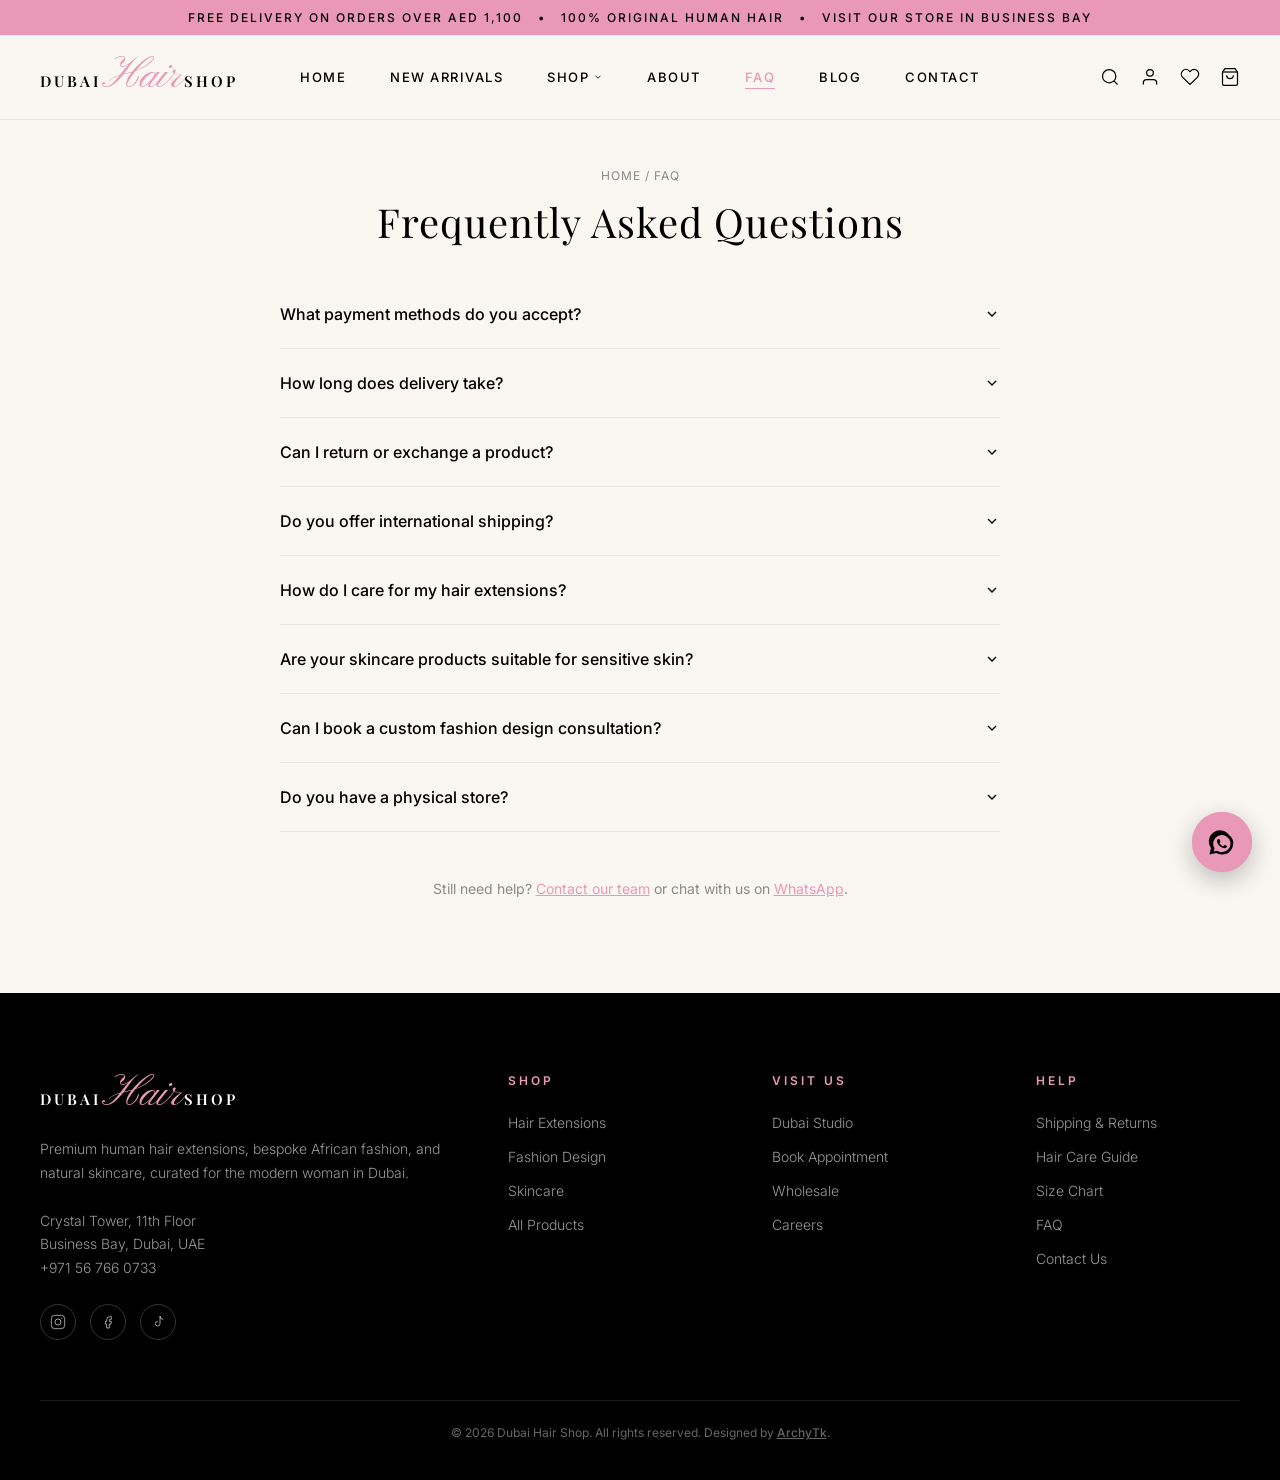
<file: faq.html>
<!DOCTYPE html>
<html lang="en">
<head>
<meta charset="UTF-8">
<meta name="viewport" content="width=device-width, initial-scale=1.0">
<title>FAQ | Dubai Hair Shop</title>
<meta name="description" content="Frequently asked questions about orders, shipping, returns, and hair care at Dubai Hair Shop.">
<link rel="icon" type="image/svg+xml" href="favicon.svg">
<link href="https://fonts.googleapis.com/css2?family=Playfair+Display:wght@400;500;600&family=Pinyon+Script&family=Inter:wght@300;400;500;600&display=swap" rel="stylesheet">
<link rel="stylesheet" href="css/style.css?v=2">
</head>
<body>

<!-- Announcement -->
<div class="announcement-bar">
  <span>Free delivery on orders over AED 1,100 &nbsp; • &nbsp; 100% Original Human Hair &nbsp; • &nbsp; Visit Our Store in Business Bay</span>
</div>

<!-- Navigation -->
<nav class="dhs-nav">
  <a class="nav-logo" href="index.html"><span class="logo-word">Dubai</span><span class="logo-accent">Hair</span><span class="logo-word">Shop</span></a>
  <ul class="nav-links">
    <li><a href="index.html">Home</a></li>
    <li><a href="shop.html?new=1">New Arrivals</a></li>
    <li class="nav-has-dropdown">
      <a href="shop.html">Shop
        <svg class="nav-caret" viewBox="0 0 24 24" width="10" height="10" fill="none" stroke="currentColor" stroke-width="2"><path d="m6 9 6 6 6-6"/></svg>
      </a>
      <ul class="nav-dropdown">
        <li><a href="shop.html?category=hair-extensions">Hair Extensions</a></li>
        <li><a href="shop.html?category=fashion-design">Fashion Design</a></li>
        <li><a href="shop.html?category=natural-skincare">Skincare</a></li>
      </ul>
    </li>
    <li><a href="about.html">About</a></li>
    <li><a href="faq.html" class="active">FAQ</a></li>
    <li><a href="blog.html">Blog</a></li>
    <li><a href="contact.html">Contact</a></li>
  </ul>
  <div class="nav-actions">
    <button type="button" class="nav-icon-wrap nav-icon-btn" data-search-trigger aria-label="Search">
      <svg class="nav-icon nav-icon-search" viewBox="0 0 24 24"><circle cx="11" cy="11" r="8"/><path d="m21 21-4.35-4.35"/></svg>
    </button>
    <a class="nav-icon-wrap" href="account.html" aria-label="My Account">
      <svg class="nav-icon nav-icon-account" viewBox="0 0 24 24"><path d="M20 21v-2a4 4 0 0 0-4-4H8a4 4 0 0 0-4 4v2"/><circle cx="12" cy="7" r="4"/></svg>
    </a>
    <a class="nav-icon-wrap" href="wishlist.html" aria-label="View wishlist">
      <svg class="nav-icon" viewBox="0 0 24 24"><path d="M20.8 4.6a5.5 5.5 0 0 0-7.8 0L12 5.6l-1-1a5.5 5.5 0 0 0-7.8 7.8l1 1L12 21l7.8-7.6 1-1a5.5 5.5 0 0 0 0-7.8z"/></svg>
      <span class="nav-wishlist-badge wishlist-badge" hidden>0</span>
    </a>
    <a class="nav-icon-wrap" href="cart.html" aria-label="View cart">
      <svg class="nav-icon" viewBox="0 0 24 24"><path d="M6 2 3 6v14a2 2 0 0 0 2 2h14a2 2 0 0 0 2-2V6l-3-4z"/><line x1="3" y1="6" x2="21" y2="6"/><path d="M16 10a4 4 0 0 1-8 0"/></svg>
      <span class="nav-cart-badge cart-badge" hidden>0</span>
    </a>
    <button class="nav-hamburger" aria-label="Open menu" aria-expanded="false">
      <svg viewBox="0 0 24 24" fill="none" stroke="currentColor" stroke-width="1.5"><line x1="3" y1="6" x2="21" y2="6"/><line x1="3" y1="12" x2="21" y2="12"/><line x1="3" y1="18" x2="21" y2="18"/></svg>
    </button>
  </div>
</nav>

<!-- Search -->
<div class="search-overlay" id="searchOverlay">
  <div class="search-panel">
    <form class="search-form" id="searchForm">
      <svg class="search-form-icon" viewBox="0 0 24 24" fill="none" stroke="currentColor" stroke-width="1.5"><circle cx="11" cy="11" r="8"/><path d="m21 21-4.35-4.35"/></svg>
      <input type="search" id="searchInput" class="search-input" placeholder="Search hair, fashion, skincare..." autocomplete="off">
      <button type="button" class="search-close" id="searchCloseBtn" aria-label="Close search">
        <svg viewBox="0 0 24 24" fill="none" stroke="currentColor" stroke-width="1.5"><line x1="18" y1="6" x2="6" y2="18"/><line x1="6" y1="6" x2="18" y2="18"/></svg>
      </button>
    </form>
    <div class="search-results" id="searchResults"></div>
  </div>
</div>

<!-- Mobile Nav -->
<div class="mobile-nav-overlay"></div>
<div class="mobile-nav">
  <button class="mobile-nav-close" aria-label="Close menu">
    <svg viewBox="0 0 24 24" fill="none" stroke="currentColor" stroke-width="1.5"><line x1="18" y1="6" x2="6" y2="18"/><line x1="6" y1="6" x2="18" y2="18"/></svg>
  </button>
  <div class="mobile-nav-actions">
    <button type="button" class="mobile-nav-action" data-search-trigger>
      <svg viewBox="0 0 24 24" fill="none" stroke="currentColor" stroke-width="1.5"><circle cx="11" cy="11" r="8"/><path d="m21 21-4.35-4.35"/></svg>
      Search
    </button>
    <a href="account.html" class="mobile-nav-action">
      <svg viewBox="0 0 24 24" fill="none" stroke="currentColor" stroke-width="1.5"><path d="M20 21v-2a4 4 0 0 0-4-4H8a4 4 0 0 0-4 4v2"/><circle cx="12" cy="7" r="4"/></svg>
      My Account
    </a>
  </div>
  <ul class="mobile-nav-links">
    <li><a href="index.html">Home</a></li>
    <li><a href="shop.html?new=1">New Arrivals</a></li>
    <li><a href="shop.html">Shop</a></li>
    <li><a href="about.html">About</a></li>
    <li><a href="faq.html">FAQ</a></li>
    <li><a href="blog.html">Blog</a></li>
    <li><a href="contact.html">Contact</a></li>
  </ul>
</div>

<!-- Page Header -->
<div class="page-header">
  <p class="breadcrumb"><a href="index.html">Home</a> / FAQ</p>
  <h1 class="page-title">Frequently Asked Questions</h1>
</div>

<!-- FAQ -->
<div class="faq-page">
  <div class="faq-item">
    <button class="faq-question" aria-expanded="false">
      What payment methods do you accept?
      <svg class="faq-icon" viewBox="0 0 24 24" fill="none" stroke="currentColor" stroke-width="2"><path d="m6 9 6 6 6-6"/></svg>
    </button>
    <div class="faq-answer">
      <p>We accept Visa, Mastercard, Apple Pay, Google Pay, and Tabby for pay-later installments, plus cash on delivery within Dubai.</p>
    </div>
  </div>
  <div class="faq-item">
    <button class="faq-question" aria-expanded="false">
      How long does delivery take?
      <svg class="faq-icon" viewBox="0 0 24 24" fill="none" stroke="currentColor" stroke-width="2"><path d="m6 9 6 6 6-6"/></svg>
    </button>
    <div class="faq-answer">
      <p>Orders within Dubai are delivered within 1–2 business days; other Emirates within 3–5 business days. Delivery is free on orders over AED 1,100.</p>
    </div>
  </div>
  <div class="faq-item">
    <button class="faq-question" aria-expanded="false">
      Can I return or exchange a product?
      <svg class="faq-icon" viewBox="0 0 24 24" fill="none" stroke="currentColor" stroke-width="2"><path d="m6 9 6 6 6-6"/></svg>
    </button>
    <div class="faq-answer">
      <p>Yes — unworn hair extensions and unopened skincare items can be returned within 7 days of delivery. Custom fashion pieces are made-to-order and are final sale.</p>
    </div>
  </div>
  <div class="faq-item">
    <button class="faq-question" aria-expanded="false">
      Do you offer international shipping?
      <svg class="faq-icon" viewBox="0 0 24 24" fill="none" stroke="currentColor" stroke-width="2"><path d="m6 9 6 6 6-6"/></svg>
    </button>
    <div class="faq-answer">
      <p>Currently we ship within the UAE only. Follow us on Instagram for updates on international shipping.</p>
    </div>
  </div>
  <div class="faq-item">
    <button class="faq-question" aria-expanded="false">
      How do I care for my hair extensions?
      <svg class="faq-icon" viewBox="0 0 24 24" fill="none" stroke="currentColor" stroke-width="2"><path d="m6 9 6 6 6-6"/></svg>
    </button>
    <div class="faq-answer">
      <p>Wash with sulfate-free shampoo, detangle from ends to roots, and store on a wig stand or in a satin bag when not in use. See our <a href="hair-care-guide.html">Hair Care Guide</a> for the full routine.</p>
    </div>
  </div>
  <div class="faq-item">
    <button class="faq-question" aria-expanded="false">
      Are your skincare products suitable for sensitive skin?
      <svg class="faq-icon" viewBox="0 0 24 24" fill="none" stroke="currentColor" stroke-width="2"><path d="m6 9 6 6 6-6"/></svg>
    </button>
    <div class="faq-answer">
      <p>Our formulas are made with natural, African botanical ingredients and are free from harsh sulfates and parabens, but we recommend a patch test before first use.</p>
    </div>
  </div>
  <div class="faq-item">
    <button class="faq-question" aria-expanded="false">
      Can I book a custom fashion design consultation?
      <svg class="faq-icon" viewBox="0 0 24 24" fill="none" stroke="currentColor" stroke-width="2"><path d="m6 9 6 6 6-6"/></svg>
    </button>
    <div class="faq-answer">
      <p>Yes! Visit our Business Bay studio or send us a message to discuss bespoke pieces with Alicia Tally.</p>
    </div>
  </div>
  <div class="faq-item">
    <button class="faq-question" aria-expanded="false">
      Do you have a physical store?
      <svg class="faq-icon" viewBox="0 0 24 24" fill="none" stroke="currentColor" stroke-width="2"><path d="m6 9 6 6 6-6"/></svg>
    </button>
    <div class="faq-answer">
      <p>Yes, visit us at Crystal Tower, 11th Floor, Business Bay, Dubai, UAE.</p>
    </div>
  </div>

  <p class="faq-still-need-help">Still need help? <a href="contact.html">Contact our team</a> or chat with us on <a href="https://wa.me/971567660733" target="_blank" rel="noopener">WhatsApp</a>.</p>
</div>

<!-- Footer -->
<footer class="footer">
  <div class="footer-grid">
    <div>
      <div class="footer-brand"><span class="logo-word">Dubai</span><span class="logo-accent">Hair</span><span class="logo-word">Shop</span></div>
      <p class="footer-desc">Premium human hair extensions, bespoke African fashion, and natural skincare, curated for the modern woman in Dubai.</p>
      <p class="footer-desc" style="margin-bottom:0;">Crystal Tower, 11th Floor<br>Business Bay, Dubai, UAE<br>+971 56 766 0733</p>
      <div class="social-links">
        <a class="social-icon" href="#" aria-label="Instagram">
          <svg viewBox="0 0 24 24" fill="none" stroke="currentColor" stroke-width="1.5"><rect x="2" y="2" width="20" height="20" rx="5"/><circle cx="12" cy="12" r="4.5"/><circle cx="17.5" cy="6.5" r="1" fill="currentColor" stroke="none"/></svg>
        </a>
        <a class="social-icon" href="#" aria-label="Facebook">
          <svg viewBox="0 0 24 24" fill="none" stroke="currentColor" stroke-width="1.5"><path d="M15 8h2V4h-2a5 5 0 0 0-5 5v2H8v4h2v6h4v-6h2.5l.5-4H14V9a1 1 0 0 1 1-1z"/></svg>
        </a>
        <a class="social-icon" href="#" aria-label="TikTok">
          <svg viewBox="0 0 24 24" fill="none" stroke="currentColor" stroke-width="1.5"><path d="M15 3v11.5a3.5 3.5 0 1 1-3.5-3.5"/><path d="M15 3a5 5 0 0 0 5 5"/></svg>
        </a>
      </div>
    </div>
    <div>
      <div class="footer-title">Shop</div>
      <ul class="footer-links">
        <li><a href="shop.html?category=hair-extensions">Hair Extensions</a></li>
        <li><a href="shop.html?category=fashion-design">Fashion Design</a></li>
        <li><a href="shop.html?category=natural-skincare">Skincare</a></li>
        <li><a href="shop.html">All Products</a></li>
      </ul>
    </div>
    <div>
      <div class="footer-title">Visit us</div>
      <ul class="footer-links">
        <li><a href="about.html#visit">Dubai Studio</a></li>
        <li><a href="contact.html">Book Appointment</a></li>
        <li><a href="#">Wholesale</a></li>
        <li><a href="#">Careers</a></li>
      </ul>
    </div>
    <div>
      <div class="footer-title">Help</div>
      <ul class="footer-links">
        <li><a href="shipping-returns.html">Shipping & Returns</a></li>
        <li><a href="hair-care-guide.html">Hair Care Guide</a></li>
        <li><a href="size-chart.html">Size Chart</a></li>
        <li><a href="faq.html">FAQ</a></li>
        <li><a href="contact.html">Contact Us</a></li>
      </ul>
    </div>
  </div>
  <div class="footer-bottom">
    &copy; 2026 Dubai Hair Shop. All rights reserved. Designed by <a href="https://www.linkedin.com/in/archbell-maunganidze/" target="_blank" rel="noopener">ArchyTk</a>.
  </div>
</footer>

<!-- WhatsApp Float -->
<a class="whatsapp-float" href="https://wa.me/971567660733" target="_blank" rel="noopener" aria-label="Chat with us on WhatsApp">
  <span class="whatsapp-float-ring"></span>
  <svg viewBox="0 0 24 24" fill="currentColor"><path d="M17.6 6.32A8.8 8.8 0 0 0 3.16 16.8L2 22l5.36-1.14A8.8 8.8 0 0 0 12 22a8.8 8.8 0 0 0 5.6-15.68zM12 20.2a6.9 6.9 0 0 1-3.53-.96l-.25-.15-2.83.6.6-2.76-.16-.28A6.9 6.9 0 1 1 12 20.2zm3.78-5.17c-.2-.1-1.2-.6-1.39-.66-.19-.07-.32-.1-.46.1-.13.2-.52.66-.64.8-.12.13-.24.15-.44.05-.2-.1-.86-.32-1.63-1.02-.6-.54-1.01-1.2-1.13-1.4-.12-.2-.01-.31.09-.4.09-.1.2-.24.3-.36.1-.12.13-.2.2-.34.07-.13.03-.25-.02-.35-.05-.1-.46-1.1-.63-1.5-.17-.4-.33-.35-.46-.35h-.4c-.13 0-.34.05-.52.25s-.68.67-.68 1.63.7 1.9.8 2.03c.1.13 1.37 2.1 3.32 2.94.46.2.83.32 1.11.4.47.15.9.13 1.24.08.38-.06 1.2-.49 1.37-.96.17-.47.17-.87.12-.96-.05-.09-.18-.14-.38-.24z"/></svg>
</a>

<!-- Mobile Bottom Nav -->
<nav class="mobile-bottom-nav">
  <a href="shop.html" class="bottom-nav-item">
    <svg class="bottom-nav-icon" viewBox="0 0 24 24" fill="none" stroke="currentColor" stroke-width="1.5"><rect x="3" y="3" width="7" height="7" rx="1"/><rect x="14" y="3" width="7" height="7" rx="1"/><rect x="3" y="14" width="7" height="7" rx="1"/><rect x="14" y="14" width="7" height="7" rx="1"/></svg>
    <span class="bottom-nav-label">Shop</span>
  </a>
  <a href="wishlist.html" class="bottom-nav-item">
    <span class="bottom-nav-icon-wrap">
      <svg class="bottom-nav-icon" viewBox="0 0 24 24" fill="none" stroke="currentColor" stroke-width="1.5"><path d="M20.8 4.6a5.5 5.5 0 0 0-7.8 0L12 5.6l-1-1a5.5 5.5 0 0 0-7.8 7.8l1 1L12 21l7.8-7.6 1-1a5.5 5.5 0 0 0 0-7.8z"/></svg>
      <span class="bottom-nav-badge wishlist-badge" hidden>0</span>
    </span>
    <span class="bottom-nav-label">Wishlist</span>
  </a>
  <button type="button" class="bottom-nav-item" data-search-trigger>
    <svg class="bottom-nav-icon" viewBox="0 0 24 24" fill="none" stroke="currentColor" stroke-width="1.5"><circle cx="11" cy="11" r="8"/><path d="m21 21-4.35-4.35"/></svg>
    <span class="bottom-nav-label">Search</span>
  </button>
  <a href="account.html" class="bottom-nav-item">
    <svg class="bottom-nav-icon" viewBox="0 0 24 24" fill="none" stroke="currentColor" stroke-width="1.5"><path d="M20 21v-2a4 4 0 0 0-4-4H8a4 4 0 0 0-4 4v2"/><circle cx="12" cy="7" r="4"/></svg>
    <span class="bottom-nav-label">Account</span>
  </a>
  <a href="cart.html" class="bottom-nav-item">
    <span class="bottom-nav-icon-wrap">
      <svg class="bottom-nav-icon" viewBox="0 0 24 24" fill="none" stroke="currentColor" stroke-width="1.5"><path d="M6 2 3 6v14a2 2 0 0 0 2 2h14a2 2 0 0 0 2-2V6l-3-4z"/><line x1="3" y1="6" x2="21" y2="6"/><path d="M16 10a4 4 0 0 1-8 0"/></svg>
      <span class="bottom-nav-badge cart-badge" hidden>0</span>
    </span>
    <span class="bottom-nav-label">Cart</span>
  </a>
</nav>

<script src="js/products.js"></script>
<script src="js/cart.js"></script>
<script src="js/wishlist.js"></script>
<script src="js/product-card.js"></script>
<script src="js/search.js"></script>
<script src="js/faq.js"></script>
<script src="js/mobile-nav.js?v=2"></script>

</body>
</html>
</file>
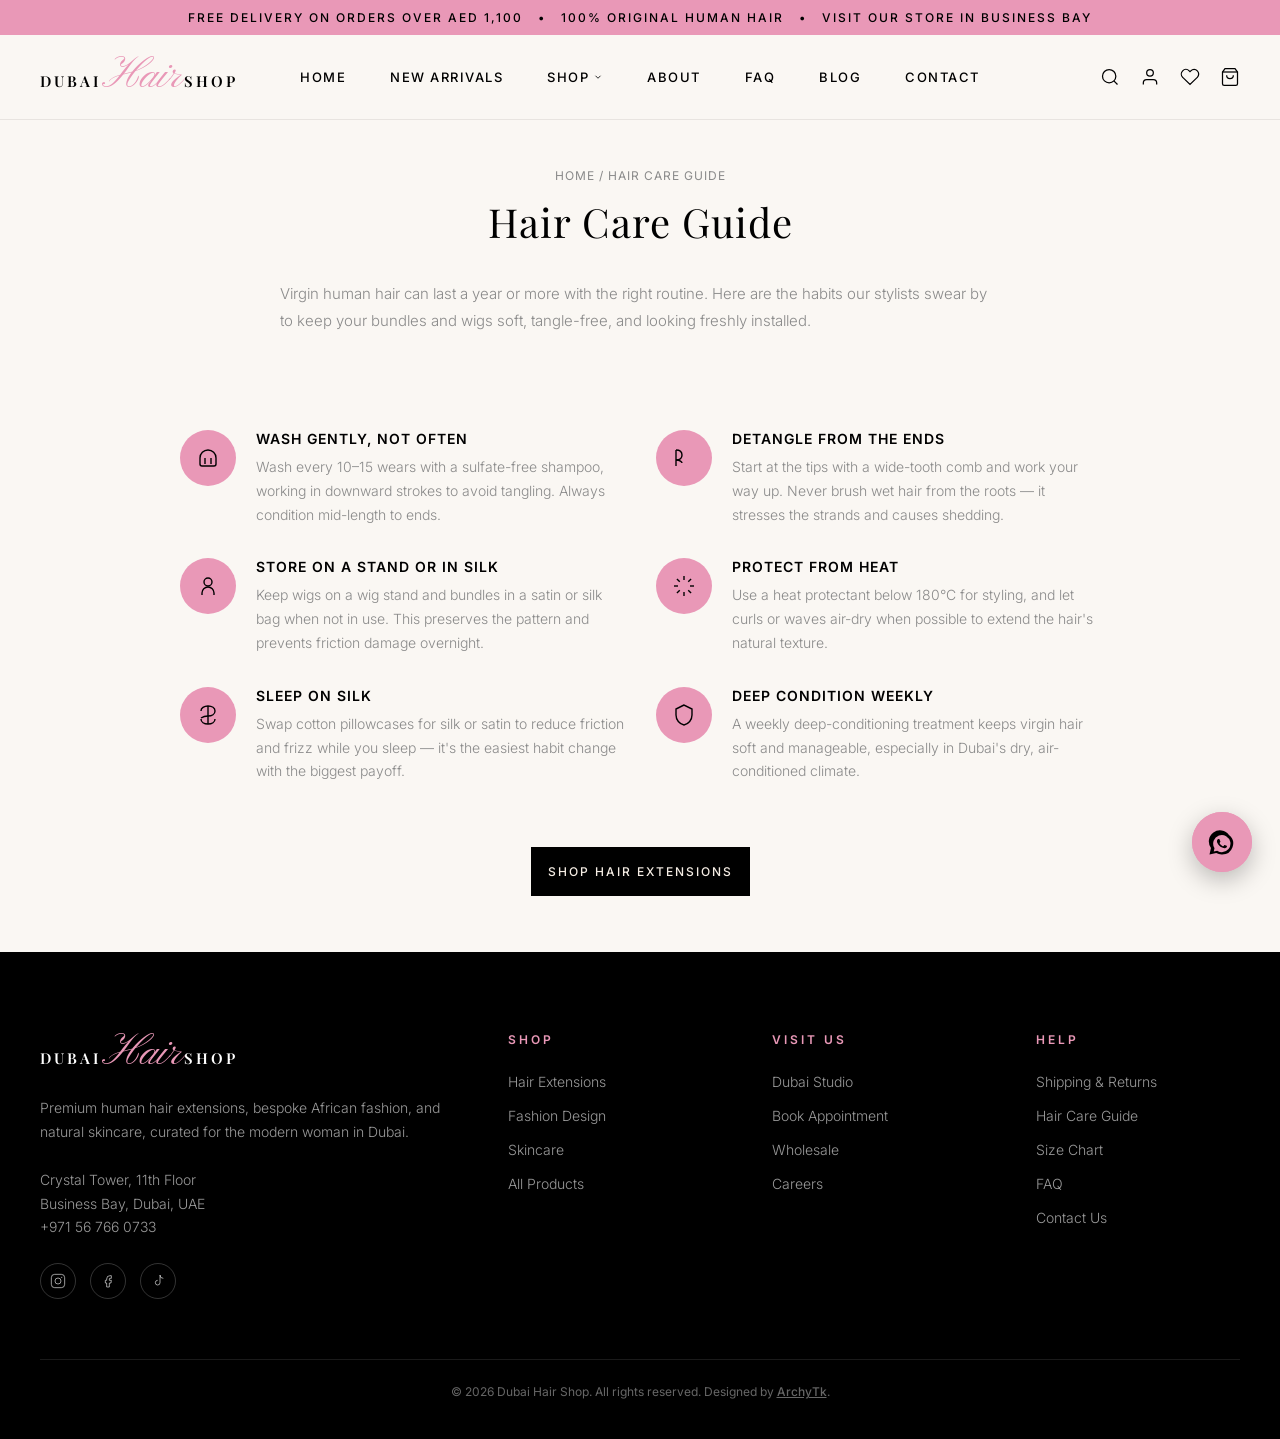
<file: hair-care-guide.html>
<!DOCTYPE html>
<html lang="en">
<head>
<meta charset="UTF-8">
<meta name="viewport" content="width=device-width, initial-scale=1.0">
<title>Hair Care Guide | Dubai Hair Shop</title>
<meta name="description" content="How to wash, detangle, style, and store your hair extensions and wigs to make them last, from Dubai Hair Shop.">
<link rel="icon" type="image/svg+xml" href="favicon.svg">
<link href="https://fonts.googleapis.com/css2?family=Playfair+Display:wght@400;500;600&family=Pinyon+Script&family=Inter:wght@300;400;500;600&display=swap" rel="stylesheet">
<link rel="stylesheet" href="css/style.css?v=2">
</head>
<body>

<!-- Announcement -->
<div class="announcement-bar">
  <span>Free delivery on orders over AED 1,100 &nbsp; • &nbsp; 100% Original Human Hair &nbsp; • &nbsp; Visit Our Store in Business Bay</span>
</div>

<!-- Navigation -->
<nav class="dhs-nav">
  <a class="nav-logo" href="index.html"><span class="logo-word">Dubai</span><span class="logo-accent">Hair</span><span class="logo-word">Shop</span></a>
  <ul class="nav-links">
    <li><a href="index.html">Home</a></li>
    <li><a href="shop.html?new=1">New Arrivals</a></li>
    <li class="nav-has-dropdown">
      <a href="shop.html">Shop
        <svg class="nav-caret" viewBox="0 0 24 24" width="10" height="10" fill="none" stroke="currentColor" stroke-width="2"><path d="m6 9 6 6 6-6"/></svg>
      </a>
      <ul class="nav-dropdown">
        <li><a href="shop.html?category=hair-extensions">Hair Extensions</a></li>
        <li><a href="shop.html?category=fashion-design">Fashion Design</a></li>
        <li><a href="shop.html?category=natural-skincare">Skincare</a></li>
      </ul>
    </li>
    <li><a href="about.html">About</a></li>
    <li><a href="faq.html">FAQ</a></li>
    <li><a href="blog.html">Blog</a></li>
    <li><a href="contact.html">Contact</a></li>
  </ul>
  <div class="nav-actions">
    <button type="button" class="nav-icon-wrap nav-icon-btn" data-search-trigger aria-label="Search">
      <svg class="nav-icon nav-icon-search" viewBox="0 0 24 24"><circle cx="11" cy="11" r="8"/><path d="m21 21-4.35-4.35"/></svg>
    </button>
    <a class="nav-icon-wrap" href="account.html" aria-label="My Account">
      <svg class="nav-icon nav-icon-account" viewBox="0 0 24 24"><path d="M20 21v-2a4 4 0 0 0-4-4H8a4 4 0 0 0-4 4v2"/><circle cx="12" cy="7" r="4"/></svg>
    </a>
    <a class="nav-icon-wrap" href="wishlist.html" aria-label="View wishlist">
      <svg class="nav-icon" viewBox="0 0 24 24"><path d="M20.8 4.6a5.5 5.5 0 0 0-7.8 0L12 5.6l-1-1a5.5 5.5 0 0 0-7.8 7.8l1 1L12 21l7.8-7.6 1-1a5.5 5.5 0 0 0 0-7.8z"/></svg>
      <span class="nav-wishlist-badge wishlist-badge" hidden>0</span>
    </a>
    <a class="nav-icon-wrap" href="cart.html" aria-label="View cart">
      <svg class="nav-icon" viewBox="0 0 24 24"><path d="M6 2 3 6v14a2 2 0 0 0 2 2h14a2 2 0 0 0 2-2V6l-3-4z"/><line x1="3" y1="6" x2="21" y2="6"/><path d="M16 10a4 4 0 0 1-8 0"/></svg>
      <span class="nav-cart-badge cart-badge" hidden>0</span>
    </a>
    <button class="nav-hamburger" aria-label="Open menu" aria-expanded="false">
      <svg viewBox="0 0 24 24" fill="none" stroke="currentColor" stroke-width="1.5"><line x1="3" y1="6" x2="21" y2="6"/><line x1="3" y1="12" x2="21" y2="12"/><line x1="3" y1="18" x2="21" y2="18"/></svg>
    </button>
  </div>
</nav>

<!-- Search -->
<div class="search-overlay" id="searchOverlay">
  <div class="search-panel">
    <form class="search-form" id="searchForm">
      <svg class="search-form-icon" viewBox="0 0 24 24" fill="none" stroke="currentColor" stroke-width="1.5"><circle cx="11" cy="11" r="8"/><path d="m21 21-4.35-4.35"/></svg>
      <input type="search" id="searchInput" class="search-input" placeholder="Search hair, fashion, skincare..." autocomplete="off">
      <button type="button" class="search-close" id="searchCloseBtn" aria-label="Close search">
        <svg viewBox="0 0 24 24" fill="none" stroke="currentColor" stroke-width="1.5"><line x1="18" y1="6" x2="6" y2="18"/><line x1="6" y1="6" x2="18" y2="18"/></svg>
      </button>
    </form>
    <div class="search-results" id="searchResults"></div>
  </div>
</div>

<!-- Mobile Nav -->
<div class="mobile-nav-overlay"></div>
<div class="mobile-nav">
  <button class="mobile-nav-close" aria-label="Close menu">
    <svg viewBox="0 0 24 24" fill="none" stroke="currentColor" stroke-width="1.5"><line x1="18" y1="6" x2="6" y2="18"/><line x1="6" y1="6" x2="18" y2="18"/></svg>
  </button>
  <div class="mobile-nav-actions">
    <button type="button" class="mobile-nav-action" data-search-trigger>
      <svg viewBox="0 0 24 24" fill="none" stroke="currentColor" stroke-width="1.5"><circle cx="11" cy="11" r="8"/><path d="m21 21-4.35-4.35"/></svg>
      Search
    </button>
    <a href="account.html" class="mobile-nav-action">
      <svg viewBox="0 0 24 24" fill="none" stroke="currentColor" stroke-width="1.5"><path d="M20 21v-2a4 4 0 0 0-4-4H8a4 4 0 0 0-4 4v2"/><circle cx="12" cy="7" r="4"/></svg>
      My Account
    </a>
  </div>
  <ul class="mobile-nav-links">
    <li><a href="index.html">Home</a></li>
    <li><a href="shop.html?new=1">New Arrivals</a></li>
    <li><a href="shop.html">Shop</a></li>
    <li><a href="about.html">About</a></li>
    <li><a href="faq.html">FAQ</a></li>
    <li><a href="blog.html">Blog</a></li>
    <li><a href="contact.html">Contact</a></li>
  </ul>
</div>

<!-- Page Header -->
<div class="page-header">
  <p class="breadcrumb"><a href="index.html">Home</a> / Hair Care Guide</p>
  <h1 class="page-title">Hair Care Guide</h1>
</div>

<div class="policy-page" style="padding-bottom:48px;">
  <p class="policy-intro">Virgin human hair can last a year or more with the right routine. Here are the habits our stylists swear by to keep your bundles and wigs soft, tangle-free, and looking freshly installed.</p>
</div>

<!-- Care Tips -->
<div class="care-tips-grid">
  <div class="care-tip-item">
    <div class="care-tip-icon-wrap">
      <svg class="care-tip-icon" viewBox="0 0 24 24" fill="none" stroke="currentColor" stroke-width="1.5"><path d="M4 12a8 8 0 1 1 16 0"/><path d="M4 12v6a2 2 0 0 0 2 2h12a2 2 0 0 0 2-2v-6"/><path d="M9 12v6"/><path d="M15 12v6"/></svg>
    </div>
    <div>
      <div class="care-tip-title">Wash Gently, Not Often</div>
      <div class="care-tip-desc">Wash every 10–15 wears with a sulfate-free shampoo, working in downward strokes to avoid tangling. Always condition mid-length to ends.</div>
    </div>
  </div>
  <div class="care-tip-item">
    <div class="care-tip-icon-wrap">
      <svg class="care-tip-icon" viewBox="0 0 24 24" fill="none" stroke="currentColor" stroke-width="1.5"><path d="M4 4v16"/><path d="M4 4c4 0 6 2 6 5s-2 5-6 5"/><path d="M4 14c4 0 6 2 6 3"/></svg>
    </div>
    <div>
      <div class="care-tip-title">Detangle From the Ends</div>
      <div class="care-tip-desc">Start at the tips with a wide-tooth comb and work your way up. Never brush wet hair from the roots — it stresses the strands and causes shedding.</div>
    </div>
  </div>
  <div class="care-tip-item">
    <div class="care-tip-icon-wrap">
      <svg class="care-tip-icon" viewBox="0 0 24 24" fill="none" stroke="currentColor" stroke-width="1.5"><circle cx="12" cy="8" r="4"/><path d="M6 21v-2a6 6 0 0 1 12 0v2"/></svg>
    </div>
    <div>
      <div class="care-tip-title">Store on a Stand or in Silk</div>
      <div class="care-tip-desc">Keep wigs on a wig stand and bundles in a satin or silk bag when not in use. This preserves the pattern and prevents friction damage overnight.</div>
    </div>
  </div>
  <div class="care-tip-item">
    <div class="care-tip-icon-wrap">
      <svg class="care-tip-icon" viewBox="0 0 24 24" fill="none" stroke="currentColor" stroke-width="1.5"><path d="M12 2v4"/><path d="m4.93 4.93 2.83 2.83"/><path d="M2 12h4"/><path d="m4.93 19.07 2.83-2.83"/><path d="M12 18v4"/><path d="m16.24 16.24 2.83 2.83"/><path d="M18 12h4"/><path d="m16.24 7.76 2.83-2.83"/></svg>
    </div>
    <div>
      <div class="care-tip-title">Protect From Heat</div>
      <div class="care-tip-desc">Use a heat protectant below 180°C for styling, and let curls or waves air-dry when possible to extend the hair's natural texture.</div>
    </div>
  </div>
  <div class="care-tip-item">
    <div class="care-tip-icon-wrap">
      <svg class="care-tip-icon" viewBox="0 0 24 24" fill="none" stroke="currentColor" stroke-width="1.5"><path d="M12 3v18"/><path d="M5 8c0-3 3-5 7-5s7 2 7 5-3 5-7 5-7 2-7 2"/><path d="M19 16c0 3-3 5-7 5s-7-2-7-5"/></svg>
    </div>
    <div>
      <div class="care-tip-title">Sleep on Silk</div>
      <div class="care-tip-desc">Swap cotton pillowcases for silk or satin to reduce friction and frizz while you sleep — it's the easiest habit change with the biggest payoff.</div>
    </div>
  </div>
  <div class="care-tip-item">
    <div class="care-tip-icon-wrap">
      <svg class="care-tip-icon" viewBox="0 0 24 24" fill="none" stroke="currentColor" stroke-width="1.5"><path d="M12 2 4 6v6c0 5 3.5 9 8 10 4.5-1 8-5 8-10V6z"/></svg>
    </div>
    <div>
      <div class="care-tip-title">Deep Condition Weekly</div>
      <div class="care-tip-desc">A weekly deep-conditioning treatment keeps virgin hair soft and manageable, especially in Dubai's dry, air-conditioned climate.</div>
    </div>
  </div>
</div>

<div class="policy-cta">
  <a class="checkout-btn" href="shop.html?category=hair-extensions" style="display:inline-flex; width:auto; margin-top:0;">Shop Hair Extensions</a>
</div>

<!-- Footer -->
<footer class="footer" style="margin-top:56px;">
  <div class="footer-grid">
    <div>
      <div class="footer-brand"><span class="logo-word">Dubai</span><span class="logo-accent">Hair</span><span class="logo-word">Shop</span></div>
      <p class="footer-desc">Premium human hair extensions, bespoke African fashion, and natural skincare, curated for the modern woman in Dubai.</p>
      <p class="footer-desc" style="margin-bottom:0;">Crystal Tower, 11th Floor<br>Business Bay, Dubai, UAE<br>+971 56 766 0733</p>
      <div class="social-links">
        <a class="social-icon" href="#" aria-label="Instagram">
          <svg viewBox="0 0 24 24" fill="none" stroke="currentColor" stroke-width="1.5"><rect x="2" y="2" width="20" height="20" rx="5"/><circle cx="12" cy="12" r="4.5"/><circle cx="17.5" cy="6.5" r="1" fill="currentColor" stroke="none"/></svg>
        </a>
        <a class="social-icon" href="#" aria-label="Facebook">
          <svg viewBox="0 0 24 24" fill="none" stroke="currentColor" stroke-width="1.5"><path d="M15 8h2V4h-2a5 5 0 0 0-5 5v2H8v4h2v6h4v-6h2.5l.5-4H14V9a1 1 0 0 1 1-1z"/></svg>
        </a>
        <a class="social-icon" href="#" aria-label="TikTok">
          <svg viewBox="0 0 24 24" fill="none" stroke="currentColor" stroke-width="1.5"><path d="M15 3v11.5a3.5 3.5 0 1 1-3.5-3.5"/><path d="M15 3a5 5 0 0 0 5 5"/></svg>
        </a>
      </div>
    </div>
    <div>
      <div class="footer-title">Shop</div>
      <ul class="footer-links">
        <li><a href="shop.html?category=hair-extensions">Hair Extensions</a></li>
        <li><a href="shop.html?category=fashion-design">Fashion Design</a></li>
        <li><a href="shop.html?category=natural-skincare">Skincare</a></li>
        <li><a href="shop.html">All Products</a></li>
      </ul>
    </div>
    <div>
      <div class="footer-title">Visit us</div>
      <ul class="footer-links">
        <li><a href="about.html#visit">Dubai Studio</a></li>
        <li><a href="contact.html">Book Appointment</a></li>
        <li><a href="#">Wholesale</a></li>
        <li><a href="#">Careers</a></li>
      </ul>
    </div>
    <div>
      <div class="footer-title">Help</div>
      <ul class="footer-links">
        <li><a href="shipping-returns.html">Shipping & Returns</a></li>
        <li><a href="hair-care-guide.html">Hair Care Guide</a></li>
        <li><a href="size-chart.html">Size Chart</a></li>
        <li><a href="faq.html">FAQ</a></li>
        <li><a href="contact.html">Contact Us</a></li>
      </ul>
    </div>
  </div>
  <div class="footer-bottom">
    &copy; 2026 Dubai Hair Shop. All rights reserved. Designed by <a href="https://www.linkedin.com/in/archbell-maunganidze/" target="_blank" rel="noopener">ArchyTk</a>.
  </div>
</footer>

<!-- WhatsApp Float -->
<a class="whatsapp-float" href="https://wa.me/971567660733" target="_blank" rel="noopener" aria-label="Chat with us on WhatsApp">
  <span class="whatsapp-float-ring"></span>
  <svg viewBox="0 0 24 24" fill="currentColor"><path d="M17.6 6.32A8.8 8.8 0 0 0 3.16 16.8L2 22l5.36-1.14A8.8 8.8 0 0 0 12 22a8.8 8.8 0 0 0 5.6-15.68zM12 20.2a6.9 6.9 0 0 1-3.53-.96l-.25-.15-2.83.6.6-2.76-.16-.28A6.9 6.9 0 1 1 12 20.2zm3.78-5.17c-.2-.1-1.2-.6-1.39-.66-.19-.07-.32-.1-.46.1-.13.2-.52.66-.64.8-.12.13-.24.15-.44.05-.2-.1-.86-.32-1.63-1.02-.6-.54-1.01-1.2-1.13-1.4-.12-.2-.01-.31.09-.4.09-.1.2-.24.3-.36.1-.12.13-.2.2-.34.07-.13.03-.25-.02-.35-.05-.1-.46-1.1-.63-1.5-.17-.4-.33-.35-.46-.35h-.4c-.13 0-.34.05-.52.25s-.68.67-.68 1.63.7 1.9.8 2.03c.1.13 1.37 2.1 3.32 2.94.46.2.83.32 1.11.4.47.15.9.13 1.24.08.38-.06 1.2-.49 1.37-.96.17-.47.17-.87.12-.96-.05-.09-.18-.14-.38-.24z"/></svg>
</a>

<!-- Mobile Bottom Nav -->
<nav class="mobile-bottom-nav">
  <a href="shop.html" class="bottom-nav-item">
    <svg class="bottom-nav-icon" viewBox="0 0 24 24" fill="none" stroke="currentColor" stroke-width="1.5"><rect x="3" y="3" width="7" height="7" rx="1"/><rect x="14" y="3" width="7" height="7" rx="1"/><rect x="3" y="14" width="7" height="7" rx="1"/><rect x="14" y="14" width="7" height="7" rx="1"/></svg>
    <span class="bottom-nav-label">Shop</span>
  </a>
  <a href="wishlist.html" class="bottom-nav-item">
    <span class="bottom-nav-icon-wrap">
      <svg class="bottom-nav-icon" viewBox="0 0 24 24" fill="none" stroke="currentColor" stroke-width="1.5"><path d="M20.8 4.6a5.5 5.5 0 0 0-7.8 0L12 5.6l-1-1a5.5 5.5 0 0 0-7.8 7.8l1 1L12 21l7.8-7.6 1-1a5.5 5.5 0 0 0 0-7.8z"/></svg>
      <span class="bottom-nav-badge wishlist-badge" hidden>0</span>
    </span>
    <span class="bottom-nav-label">Wishlist</span>
  </a>
  <button type="button" class="bottom-nav-item" data-search-trigger>
    <svg class="bottom-nav-icon" viewBox="0 0 24 24" fill="none" stroke="currentColor" stroke-width="1.5"><circle cx="11" cy="11" r="8"/><path d="m21 21-4.35-4.35"/></svg>
    <span class="bottom-nav-label">Search</span>
  </button>
  <a href="account.html" class="bottom-nav-item">
    <svg class="bottom-nav-icon" viewBox="0 0 24 24" fill="none" stroke="currentColor" stroke-width="1.5"><path d="M20 21v-2a4 4 0 0 0-4-4H8a4 4 0 0 0-4 4v2"/><circle cx="12" cy="7" r="4"/></svg>
    <span class="bottom-nav-label">Account</span>
  </a>
  <a href="cart.html" class="bottom-nav-item">
    <span class="bottom-nav-icon-wrap">
      <svg class="bottom-nav-icon" viewBox="0 0 24 24" fill="none" stroke="currentColor" stroke-width="1.5"><path d="M6 2 3 6v14a2 2 0 0 0 2 2h14a2 2 0 0 0 2-2V6l-3-4z"/><line x1="3" y1="6" x2="21" y2="6"/><path d="M16 10a4 4 0 0 1-8 0"/></svg>
      <span class="bottom-nav-badge cart-badge" hidden>0</span>
    </span>
    <span class="bottom-nav-label">Cart</span>
  </a>
</nav>

<script src="js/products.js"></script>
<script src="js/cart.js"></script>
<script src="js/wishlist.js"></script>
<script src="js/product-card.js"></script>
<script src="js/search.js"></script>
<script src="js/mobile-nav.js?v=2"></script>

</body>
</html>
</file>
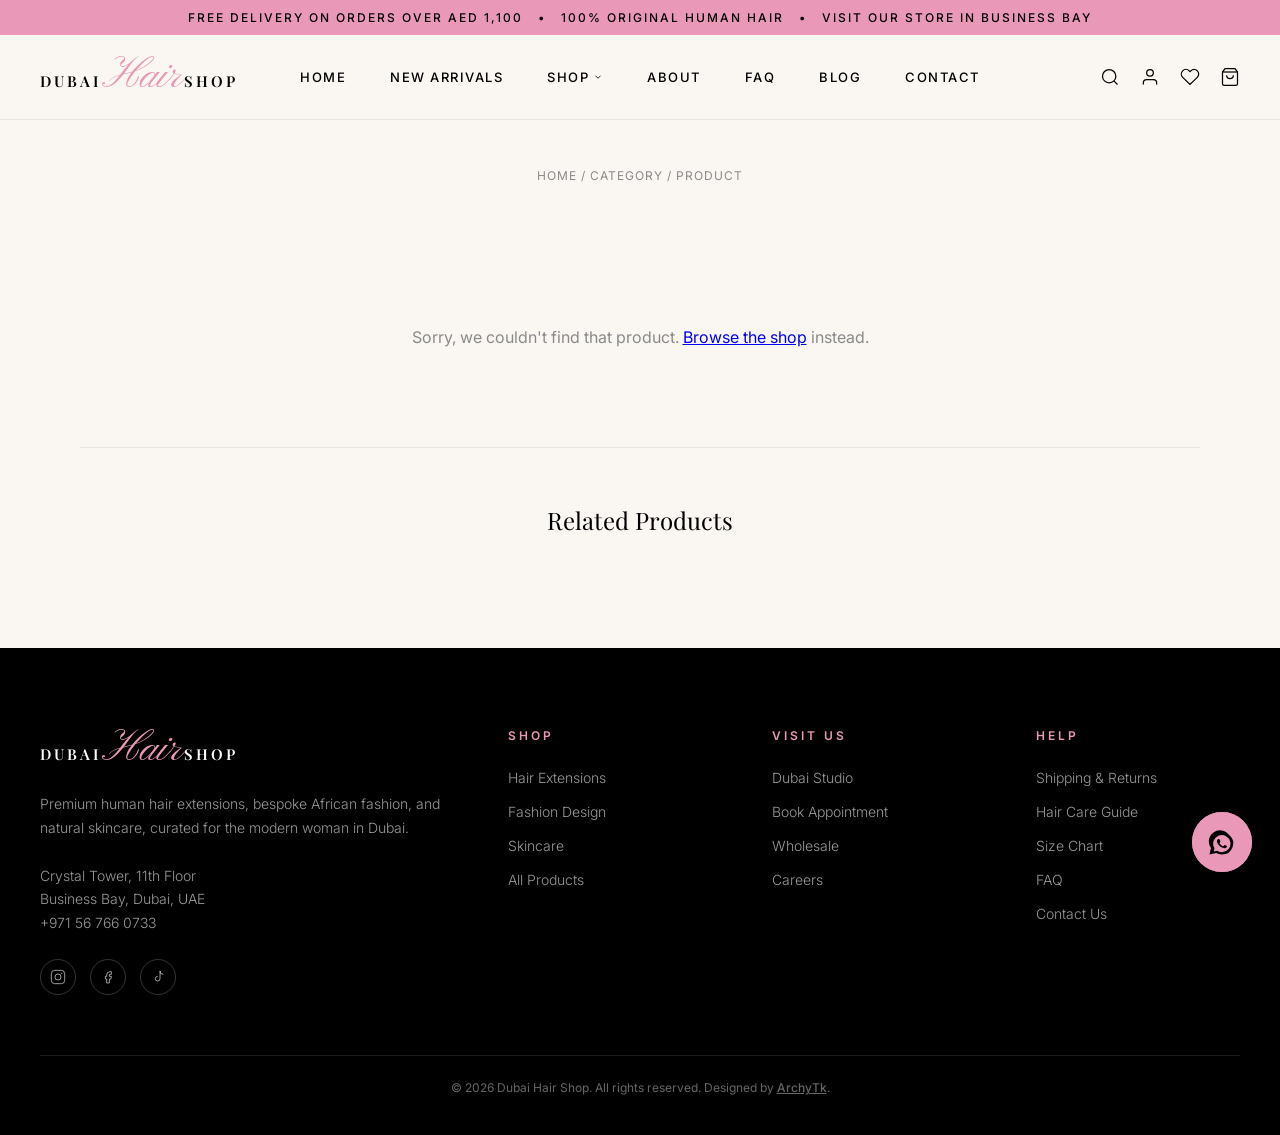
<file: product.html>
<!DOCTYPE html>
<html lang="en">
<head>
<meta charset="UTF-8">
<meta name="viewport" content="width=device-width, initial-scale=1.0">
<title>Product | Dubai Hair Shop</title>
<link rel="icon" type="image/svg+xml" href="favicon.svg">
<link href="https://fonts.googleapis.com/css2?family=Playfair+Display:wght@400;500;600&family=Pinyon+Script&family=Inter:wght@300;400;500;600&display=swap" rel="stylesheet">
<link rel="stylesheet" href="css/style.css?v=2">
</head>
<body>

<!-- Announcement -->
<div class="announcement-bar">
  <span>Free delivery on orders over AED 1,100 &nbsp; • &nbsp; 100% Original Human Hair &nbsp; • &nbsp; Visit Our Store in Business Bay</span>
</div>

<!-- Added to Cart Banner -->
<div class="added-banner" id="addedBanner" hidden>
  <span class="added-banner-text">
    <svg class="added-banner-icon" viewBox="0 0 24 24" fill="none" stroke="currentColor" stroke-width="1.5"><circle cx="12" cy="12" r="10"/><path d="m9 12 2 2 4-4"/></svg>
    <span id="addedBannerText"></span>
  </span>
  <span class="added-banner-actions">
    <a class="added-banner-view-cart" href="cart.html">View Cart</a>
    <button class="added-banner-close" id="addedBannerClose" aria-label="Dismiss">
      <svg viewBox="0 0 24 24" fill="none" stroke="currentColor" stroke-width="1.5"><line x1="18" y1="6" x2="6" y2="18"/><line x1="6" y1="6" x2="18" y2="18"/></svg>
    </button>
  </span>
</div>

<!-- Navigation -->
<nav class="dhs-nav">
  <a class="nav-logo" href="index.html"><span class="logo-word">Dubai</span><span class="logo-accent">Hair</span><span class="logo-word">Shop</span></a>
  <ul class="nav-links">
    <li><a href="index.html">Home</a></li>
    <li><a href="shop.html?new=1">New Arrivals</a></li>
    <li class="nav-has-dropdown">
      <a href="shop.html">Shop
        <svg class="nav-caret" viewBox="0 0 24 24" width="10" height="10" fill="none" stroke="currentColor" stroke-width="2"><path d="m6 9 6 6 6-6"/></svg>
      </a>
      <ul class="nav-dropdown">
        <li><a href="shop.html?category=hair-extensions">Hair Extensions</a></li>
        <li><a href="shop.html?category=fashion-design">Fashion Design</a></li>
        <li><a href="shop.html?category=natural-skincare">Skincare</a></li>
      </ul>
    </li>
    <li><a href="about.html">About</a></li>
    <li><a href="faq.html">FAQ</a></li>
    <li><a href="blog.html">Blog</a></li>
    <li><a href="contact.html">Contact</a></li>
  </ul>
  <div class="nav-actions">
    <button type="button" class="nav-icon-wrap nav-icon-btn" data-search-trigger aria-label="Search">
      <svg class="nav-icon nav-icon-search" viewBox="0 0 24 24"><circle cx="11" cy="11" r="8"/><path d="m21 21-4.35-4.35"/></svg>
    </button>
    <a class="nav-icon-wrap" href="account.html" aria-label="My Account">
      <svg class="nav-icon nav-icon-account" viewBox="0 0 24 24"><path d="M20 21v-2a4 4 0 0 0-4-4H8a4 4 0 0 0-4 4v2"/><circle cx="12" cy="7" r="4"/></svg>
    </a>
    <a class="nav-icon-wrap" href="wishlist.html" aria-label="View wishlist">
      <svg class="nav-icon" viewBox="0 0 24 24"><path d="M20.8 4.6a5.5 5.5 0 0 0-7.8 0L12 5.6l-1-1a5.5 5.5 0 0 0-7.8 7.8l1 1L12 21l7.8-7.6 1-1a5.5 5.5 0 0 0 0-7.8z"/></svg>
      <span class="nav-wishlist-badge wishlist-badge" hidden>0</span>
    </a>
    <a class="nav-icon-wrap" href="cart.html" aria-label="View cart">
      <svg class="nav-icon" viewBox="0 0 24 24"><path d="M6 2 3 6v14a2 2 0 0 0 2 2h14a2 2 0 0 0 2-2V6l-3-4z"/><line x1="3" y1="6" x2="21" y2="6"/><path d="M16 10a4 4 0 0 1-8 0"/></svg>
      <span class="nav-cart-badge cart-badge" hidden>0</span>
    </a>
    <button class="nav-hamburger" aria-label="Open menu" aria-expanded="false">
      <svg viewBox="0 0 24 24" fill="none" stroke="currentColor" stroke-width="1.5"><line x1="3" y1="6" x2="21" y2="6"/><line x1="3" y1="12" x2="21" y2="12"/><line x1="3" y1="18" x2="21" y2="18"/></svg>
    </button>
  </div>
</nav>

<!-- Search -->
<div class="search-overlay" id="searchOverlay">
  <div class="search-panel">
    <form class="search-form" id="searchForm">
      <svg class="search-form-icon" viewBox="0 0 24 24" fill="none" stroke="currentColor" stroke-width="1.5"><circle cx="11" cy="11" r="8"/><path d="m21 21-4.35-4.35"/></svg>
      <input type="search" id="searchInput" class="search-input" placeholder="Search hair, fashion, skincare..." autocomplete="off">
      <button type="button" class="search-close" id="searchCloseBtn" aria-label="Close search">
        <svg viewBox="0 0 24 24" fill="none" stroke="currentColor" stroke-width="1.5"><line x1="18" y1="6" x2="6" y2="18"/><line x1="6" y1="6" x2="18" y2="18"/></svg>
      </button>
    </form>
    <div class="search-results" id="searchResults"></div>
  </div>
</div>

<!-- Mobile Nav -->
<div class="mobile-nav-overlay"></div>
<div class="mobile-nav">
  <button class="mobile-nav-close" aria-label="Close menu">
    <svg viewBox="0 0 24 24" fill="none" stroke="currentColor" stroke-width="1.5"><line x1="18" y1="6" x2="6" y2="18"/><line x1="6" y1="6" x2="18" y2="18"/></svg>
  </button>
  <div class="mobile-nav-actions">
    <button type="button" class="mobile-nav-action" data-search-trigger>
      <svg viewBox="0 0 24 24" fill="none" stroke="currentColor" stroke-width="1.5"><circle cx="11" cy="11" r="8"/><path d="m21 21-4.35-4.35"/></svg>
      Search
    </button>
    <a href="account.html" class="mobile-nav-action">
      <svg viewBox="0 0 24 24" fill="none" stroke="currentColor" stroke-width="1.5"><path d="M20 21v-2a4 4 0 0 0-4-4H8a4 4 0 0 0-4 4v2"/><circle cx="12" cy="7" r="4"/></svg>
      My Account
    </a>
  </div>
  <ul class="mobile-nav-links">
    <li><a href="index.html">Home</a></li>
    <li><a href="shop.html?new=1">New Arrivals</a></li>
    <li><a href="shop.html">Shop</a></li>
    <li><a href="about.html">About</a></li>
    <li><a href="faq.html">FAQ</a></li>
    <li><a href="blog.html">Blog</a></li>
    <li><a href="contact.html">Contact</a></li>
  </ul>
</div>

<!-- Page Header -->
<div class="page-header">
  <p class="breadcrumb">
    <a href="index.html">Home</a> / <a id="productBreadcrumbCategory" href="shop.html">Category</a> / <span id="productBreadcrumbName">Product</span>
  </p>
</div>

<!-- Product -->
<div class="product-page">
  <div class="product-detail" id="productContent">
    <div class="product-detail-media" id="productMedia"></div>
    <div class="product-detail-info">
      <p class="product-detail-category" id="productCategoryTag"></p>
      <h1 class="product-detail-name" id="productName"></h1>
      <div class="product-detail-price-row">
        <span class="product-detail-price" id="productPrice"></span>
        <span class="product-detail-wishlist" id="productWishlistWrap"></span>
      </div>
      <p class="product-detail-desc" id="productDescription"></p>
      <div class="product-detail-actions">
        <div class="qty-stepper">
          <button class="qty-btn" id="productQtyDecrease" aria-label="Decrease quantity">&minus;</button>
          <span class="qty-value" id="productQtyValue">1</span>
          <button class="qty-btn" id="productQtyIncrease" aria-label="Increase quantity">+</button>
        </div>
        <button class="checkout-btn" id="productAddToCart">Add to Cart</button>
      </div>
    </div>
  </div>

  <p class="product-not-found" id="productNotFound" hidden>Sorry, we couldn't find that product. <a href="shop.html">Browse the shop</a> instead.</p>

  <div class="related-products-section" id="relatedProducts">
    <h2 class="related-products-title">Related Products</h2>
    <div class="products-grid shop-products-grid" id="relatedProductsGrid"></div>
  </div>
</div>

<!-- Footer -->
<footer class="footer">
  <div class="footer-grid">
    <div>
      <div class="footer-brand"><span class="logo-word">Dubai</span><span class="logo-accent">Hair</span><span class="logo-word">Shop</span></div>
      <p class="footer-desc">Premium human hair extensions, bespoke African fashion, and natural skincare, curated for the modern woman in Dubai.</p>
      <p class="footer-desc" style="margin-bottom:0;">Crystal Tower, 11th Floor<br>Business Bay, Dubai, UAE<br>+971 56 766 0733</p>
      <div class="social-links">
        <a class="social-icon" href="#" aria-label="Instagram">
          <svg viewBox="0 0 24 24" fill="none" stroke="currentColor" stroke-width="1.5"><rect x="2" y="2" width="20" height="20" rx="5"/><circle cx="12" cy="12" r="4.5"/><circle cx="17.5" cy="6.5" r="1" fill="currentColor" stroke="none"/></svg>
        </a>
        <a class="social-icon" href="#" aria-label="Facebook">
          <svg viewBox="0 0 24 24" fill="none" stroke="currentColor" stroke-width="1.5"><path d="M15 8h2V4h-2a5 5 0 0 0-5 5v2H8v4h2v6h4v-6h2.5l.5-4H14V9a1 1 0 0 1 1-1z"/></svg>
        </a>
        <a class="social-icon" href="#" aria-label="TikTok">
          <svg viewBox="0 0 24 24" fill="none" stroke="currentColor" stroke-width="1.5"><path d="M15 3v11.5a3.5 3.5 0 1 1-3.5-3.5"/><path d="M15 3a5 5 0 0 0 5 5"/></svg>
        </a>
      </div>
    </div>
    <div>
      <div class="footer-title">Shop</div>
      <ul class="footer-links">
        <li><a href="shop.html?category=hair-extensions">Hair Extensions</a></li>
        <li><a href="shop.html?category=fashion-design">Fashion Design</a></li>
        <li><a href="shop.html?category=natural-skincare">Skincare</a></li>
        <li><a href="shop.html">All Products</a></li>
      </ul>
    </div>
    <div>
      <div class="footer-title">Visit us</div>
      <ul class="footer-links">
        <li><a href="about.html#visit">Dubai Studio</a></li>
        <li><a href="contact.html">Book Appointment</a></li>
        <li><a href="#">Wholesale</a></li>
        <li><a href="#">Careers</a></li>
      </ul>
    </div>
    <div>
      <div class="footer-title">Help</div>
      <ul class="footer-links">
        <li><a href="shipping-returns.html">Shipping & Returns</a></li>
        <li><a href="hair-care-guide.html">Hair Care Guide</a></li>
        <li><a href="size-chart.html">Size Chart</a></li>
        <li><a href="faq.html">FAQ</a></li>
        <li><a href="contact.html">Contact Us</a></li>
      </ul>
    </div>
  </div>
  <div class="footer-bottom">
    &copy; 2026 Dubai Hair Shop. All rights reserved. Designed by <a href="https://www.linkedin.com/in/archbell-maunganidze/" target="_blank" rel="noopener">ArchyTk</a>.
  </div>
</footer>

<!-- WhatsApp Float -->
<a class="whatsapp-float" href="https://wa.me/971567660733" target="_blank" rel="noopener" aria-label="Chat with us on WhatsApp">
  <span class="whatsapp-float-ring"></span>
  <svg viewBox="0 0 24 24" fill="currentColor"><path d="M17.6 6.32A8.8 8.8 0 0 0 3.16 16.8L2 22l5.36-1.14A8.8 8.8 0 0 0 12 22a8.8 8.8 0 0 0 5.6-15.68zM12 20.2a6.9 6.9 0 0 1-3.53-.96l-.25-.15-2.83.6.6-2.76-.16-.28A6.9 6.9 0 1 1 12 20.2zm3.78-5.17c-.2-.1-1.2-.6-1.39-.66-.19-.07-.32-.1-.46.1-.13.2-.52.66-.64.8-.12.13-.24.15-.44.05-.2-.1-.86-.32-1.63-1.02-.6-.54-1.01-1.2-1.13-1.4-.12-.2-.01-.31.09-.4.09-.1.2-.24.3-.36.1-.12.13-.2.2-.34.07-.13.03-.25-.02-.35-.05-.1-.46-1.1-.63-1.5-.17-.4-.33-.35-.46-.35h-.4c-.13 0-.34.05-.52.25s-.68.67-.68 1.63.7 1.9.8 2.03c.1.13 1.37 2.1 3.32 2.94.46.2.83.32 1.11.4.47.15.9.13 1.24.08.38-.06 1.2-.49 1.37-.96.17-.47.17-.87.12-.96-.05-.09-.18-.14-.38-.24z"/></svg>
</a>

<!-- Mobile Bottom Nav -->
<nav class="mobile-bottom-nav">
  <a href="shop.html" class="bottom-nav-item">
    <svg class="bottom-nav-icon" viewBox="0 0 24 24" fill="none" stroke="currentColor" stroke-width="1.5"><rect x="3" y="3" width="7" height="7" rx="1"/><rect x="14" y="3" width="7" height="7" rx="1"/><rect x="3" y="14" width="7" height="7" rx="1"/><rect x="14" y="14" width="7" height="7" rx="1"/></svg>
    <span class="bottom-nav-label">Shop</span>
  </a>
  <a href="wishlist.html" class="bottom-nav-item">
    <span class="bottom-nav-icon-wrap">
      <svg class="bottom-nav-icon" viewBox="0 0 24 24" fill="none" stroke="currentColor" stroke-width="1.5"><path d="M20.8 4.6a5.5 5.5 0 0 0-7.8 0L12 5.6l-1-1a5.5 5.5 0 0 0-7.8 7.8l1 1L12 21l7.8-7.6 1-1a5.5 5.5 0 0 0 0-7.8z"/></svg>
      <span class="bottom-nav-badge wishlist-badge" hidden>0</span>
    </span>
    <span class="bottom-nav-label">Wishlist</span>
  </a>
  <button type="button" class="bottom-nav-item" data-search-trigger>
    <svg class="bottom-nav-icon" viewBox="0 0 24 24" fill="none" stroke="currentColor" stroke-width="1.5"><circle cx="11" cy="11" r="8"/><path d="m21 21-4.35-4.35"/></svg>
    <span class="bottom-nav-label">Search</span>
  </button>
  <a href="account.html" class="bottom-nav-item">
    <svg class="bottom-nav-icon" viewBox="0 0 24 24" fill="none" stroke="currentColor" stroke-width="1.5"><path d="M20 21v-2a4 4 0 0 0-4-4H8a4 4 0 0 0-4 4v2"/><circle cx="12" cy="7" r="4"/></svg>
    <span class="bottom-nav-label">Account</span>
  </a>
  <a href="cart.html" class="bottom-nav-item">
    <span class="bottom-nav-icon-wrap">
      <svg class="bottom-nav-icon" viewBox="0 0 24 24" fill="none" stroke="currentColor" stroke-width="1.5"><path d="M6 2 3 6v14a2 2 0 0 0 2 2h14a2 2 0 0 0 2-2V6l-3-4z"/><line x1="3" y1="6" x2="21" y2="6"/><path d="M16 10a4 4 0 0 1-8 0"/></svg>
      <span class="bottom-nav-badge cart-badge" hidden>0</span>
    </span>
    <span class="bottom-nav-label">Cart</span>
  </a>
</nav>

<script src="js/products.js"></script>
<script src="js/cart.js"></script>
<script src="js/wishlist.js"></script>
<script src="js/product-card.js"></script>
<script src="js/search.js"></script>
<script src="js/product.js"></script>
<script src="js/mobile-nav.js?v=2"></script>

</body>
</html>
</file>
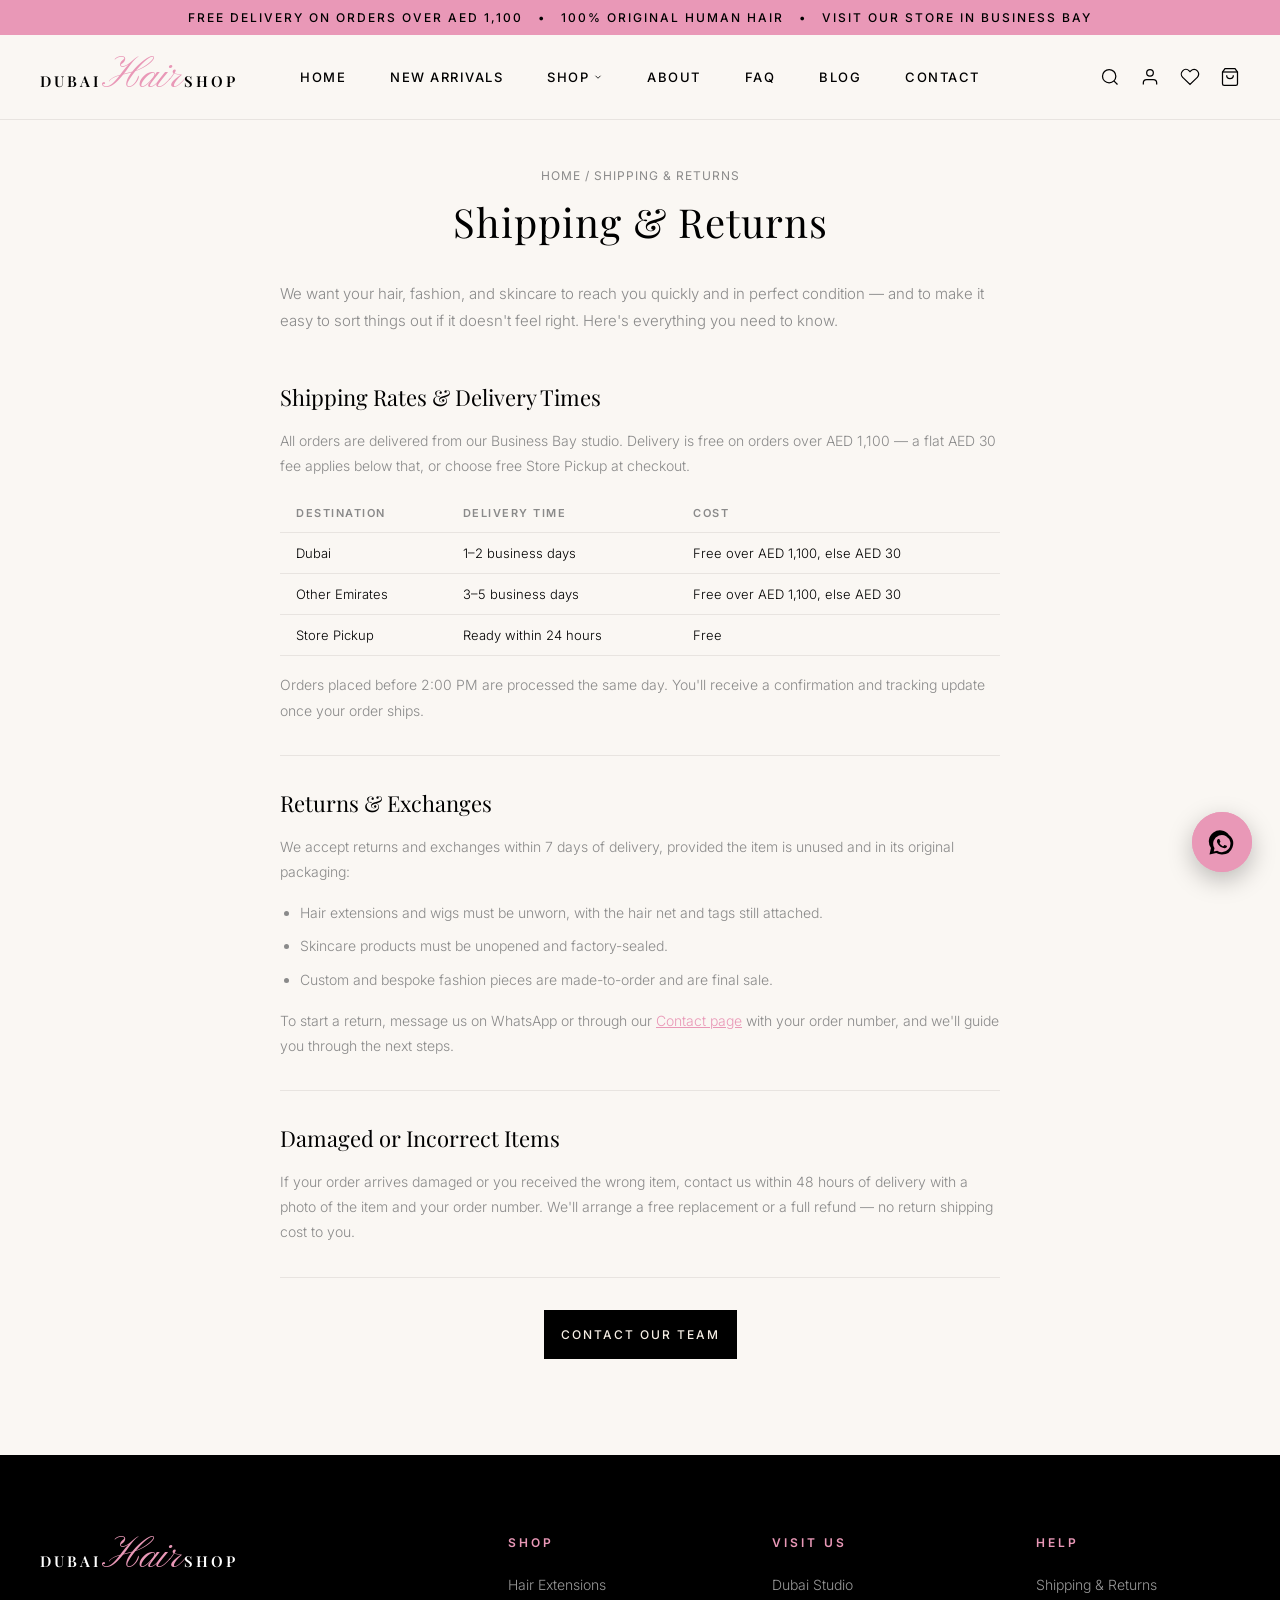
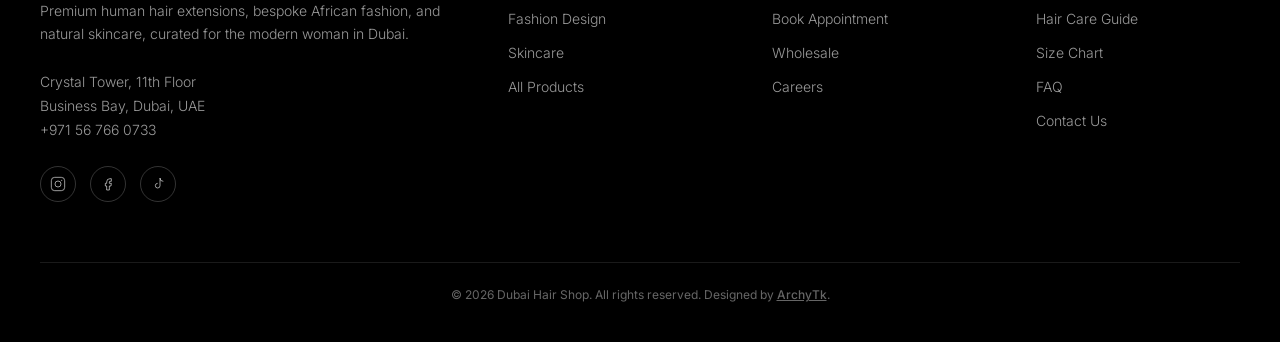
<file: shipping-returns.html>
<!DOCTYPE html>
<html lang="en">
<head>
<meta charset="UTF-8">
<meta name="viewport" content="width=device-width, initial-scale=1.0">
<title>Shipping & Returns | Dubai Hair Shop</title>
<meta name="description" content="Shipping rates, delivery times, and our return and exchange policy at Dubai Hair Shop.">
<link rel="icon" type="image/svg+xml" href="favicon.svg">
<link href="https://fonts.googleapis.com/css2?family=Playfair+Display:wght@400;500;600&family=Pinyon+Script&family=Inter:wght@300;400;500;600&display=swap" rel="stylesheet">
<link rel="stylesheet" href="css/style.css?v=2">
</head>
<body>

<!-- Announcement -->
<div class="announcement-bar">
  <span>Free delivery on orders over AED 1,100 &nbsp; • &nbsp; 100% Original Human Hair &nbsp; • &nbsp; Visit Our Store in Business Bay</span>
</div>

<!-- Navigation -->
<nav class="dhs-nav">
  <a class="nav-logo" href="index.html"><span class="logo-word">Dubai</span><span class="logo-accent">Hair</span><span class="logo-word">Shop</span></a>
  <ul class="nav-links">
    <li><a href="index.html">Home</a></li>
    <li><a href="shop.html?new=1">New Arrivals</a></li>
    <li class="nav-has-dropdown">
      <a href="shop.html">Shop
        <svg class="nav-caret" viewBox="0 0 24 24" width="10" height="10" fill="none" stroke="currentColor" stroke-width="2"><path d="m6 9 6 6 6-6"/></svg>
      </a>
      <ul class="nav-dropdown">
        <li><a href="shop.html?category=hair-extensions">Hair Extensions</a></li>
        <li><a href="shop.html?category=fashion-design">Fashion Design</a></li>
        <li><a href="shop.html?category=natural-skincare">Skincare</a></li>
      </ul>
    </li>
    <li><a href="about.html">About</a></li>
    <li><a href="faq.html">FAQ</a></li>
    <li><a href="blog.html">Blog</a></li>
    <li><a href="contact.html">Contact</a></li>
  </ul>
  <div class="nav-actions">
    <button type="button" class="nav-icon-wrap nav-icon-btn" data-search-trigger aria-label="Search">
      <svg class="nav-icon nav-icon-search" viewBox="0 0 24 24"><circle cx="11" cy="11" r="8"/><path d="m21 21-4.35-4.35"/></svg>
    </button>
    <a class="nav-icon-wrap" href="account.html" aria-label="My Account">
      <svg class="nav-icon nav-icon-account" viewBox="0 0 24 24"><path d="M20 21v-2a4 4 0 0 0-4-4H8a4 4 0 0 0-4 4v2"/><circle cx="12" cy="7" r="4"/></svg>
    </a>
    <a class="nav-icon-wrap" href="wishlist.html" aria-label="View wishlist">
      <svg class="nav-icon" viewBox="0 0 24 24"><path d="M20.8 4.6a5.5 5.5 0 0 0-7.8 0L12 5.6l-1-1a5.5 5.5 0 0 0-7.8 7.8l1 1L12 21l7.8-7.6 1-1a5.5 5.5 0 0 0 0-7.8z"/></svg>
      <span class="nav-wishlist-badge wishlist-badge" hidden>0</span>
    </a>
    <a class="nav-icon-wrap" href="cart.html" aria-label="View cart">
      <svg class="nav-icon" viewBox="0 0 24 24"><path d="M6 2 3 6v14a2 2 0 0 0 2 2h14a2 2 0 0 0 2-2V6l-3-4z"/><line x1="3" y1="6" x2="21" y2="6"/><path d="M16 10a4 4 0 0 1-8 0"/></svg>
      <span class="nav-cart-badge cart-badge" hidden>0</span>
    </a>
    <button class="nav-hamburger" aria-label="Open menu" aria-expanded="false">
      <svg viewBox="0 0 24 24" fill="none" stroke="currentColor" stroke-width="1.5"><line x1="3" y1="6" x2="21" y2="6"/><line x1="3" y1="12" x2="21" y2="12"/><line x1="3" y1="18" x2="21" y2="18"/></svg>
    </button>
  </div>
</nav>

<!-- Search -->
<div class="search-overlay" id="searchOverlay">
  <div class="search-panel">
    <form class="search-form" id="searchForm">
      <svg class="search-form-icon" viewBox="0 0 24 24" fill="none" stroke="currentColor" stroke-width="1.5"><circle cx="11" cy="11" r="8"/><path d="m21 21-4.35-4.35"/></svg>
      <input type="search" id="searchInput" class="search-input" placeholder="Search hair, fashion, skincare..." autocomplete="off">
      <button type="button" class="search-close" id="searchCloseBtn" aria-label="Close search">
        <svg viewBox="0 0 24 24" fill="none" stroke="currentColor" stroke-width="1.5"><line x1="18" y1="6" x2="6" y2="18"/><line x1="6" y1="6" x2="18" y2="18"/></svg>
      </button>
    </form>
    <div class="search-results" id="searchResults"></div>
  </div>
</div>

<!-- Mobile Nav -->
<div class="mobile-nav-overlay"></div>
<div class="mobile-nav">
  <button class="mobile-nav-close" aria-label="Close menu">
    <svg viewBox="0 0 24 24" fill="none" stroke="currentColor" stroke-width="1.5"><line x1="18" y1="6" x2="6" y2="18"/><line x1="6" y1="6" x2="18" y2="18"/></svg>
  </button>
  <div class="mobile-nav-actions">
    <button type="button" class="mobile-nav-action" data-search-trigger>
      <svg viewBox="0 0 24 24" fill="none" stroke="currentColor" stroke-width="1.5"><circle cx="11" cy="11" r="8"/><path d="m21 21-4.35-4.35"/></svg>
      Search
    </button>
    <a href="account.html" class="mobile-nav-action">
      <svg viewBox="0 0 24 24" fill="none" stroke="currentColor" stroke-width="1.5"><path d="M20 21v-2a4 4 0 0 0-4-4H8a4 4 0 0 0-4 4v2"/><circle cx="12" cy="7" r="4"/></svg>
      My Account
    </a>
  </div>
  <ul class="mobile-nav-links">
    <li><a href="index.html">Home</a></li>
    <li><a href="shop.html?new=1">New Arrivals</a></li>
    <li><a href="shop.html">Shop</a></li>
    <li><a href="about.html">About</a></li>
    <li><a href="faq.html">FAQ</a></li>
    <li><a href="blog.html">Blog</a></li>
    <li><a href="contact.html">Contact</a></li>
  </ul>
</div>

<!-- Page Header -->
<div class="page-header">
  <p class="breadcrumb"><a href="index.html">Home</a> / Shipping & Returns</p>
  <h1 class="page-title">Shipping & Returns</h1>
</div>

<!-- Policy -->
<div class="policy-page">
  <p class="policy-intro">We want your hair, fashion, and skincare to reach you quickly and in perfect condition — and to make it easy to sort things out if it doesn't feel right. Here's everything you need to know.</p>

  <div class="policy-section">
    <h2 class="policy-section-title">Shipping Rates & Delivery Times</h2>
    <p class="policy-text">All orders are delivered from our Business Bay studio. Delivery is free on orders over AED 1,100 — a flat AED 30 fee applies below that, or choose free Store Pickup at checkout.</p>
    <div class="policy-table-wrap">
      <table class="policy-table">
        <thead>
          <tr>
            <th>Destination</th>
            <th>Delivery Time</th>
            <th>Cost</th>
          </tr>
        </thead>
        <tbody>
          <tr>
            <td>Dubai</td>
            <td>1–2 business days</td>
            <td>Free over AED 1,100, else AED 30</td>
          </tr>
          <tr>
            <td>Other Emirates</td>
            <td>3–5 business days</td>
            <td>Free over AED 1,100, else AED 30</td>
          </tr>
          <tr>
            <td>Store Pickup</td>
            <td>Ready within 24 hours</td>
            <td>Free</td>
          </tr>
        </tbody>
      </table>
    </div>
    <p class="policy-text">Orders placed before 2:00 PM are processed the same day. You'll receive a confirmation and tracking update once your order ships.</p>
  </div>

  <div class="policy-section">
    <h2 class="policy-section-title">Returns & Exchanges</h2>
    <p class="policy-text">We accept returns and exchanges within 7 days of delivery, provided the item is unused and in its original packaging:</p>
    <ul class="policy-list">
      <li>Hair extensions and wigs must be unworn, with the hair net and tags still attached.</li>
      <li>Skincare products must be unopened and factory-sealed.</li>
      <li>Custom and bespoke fashion pieces are made-to-order and are final sale.</li>
    </ul>
    <p class="policy-text">To start a return, message us on WhatsApp or through our <a href="contact.html">Contact page</a> with your order number, and we'll guide you through the next steps.</p>
  </div>

  <div class="policy-section">
    <h2 class="policy-section-title">Damaged or Incorrect Items</h2>
    <p class="policy-text">If your order arrives damaged or you received the wrong item, contact us within 48 hours of delivery with a photo of the item and your order number. We'll arrange a free replacement or a full refund — no return shipping cost to you.</p>
  </div>

  <div class="policy-cta">
    <a class="checkout-btn" href="contact.html" style="display:inline-flex; width:auto; margin-top:0;">Contact Our Team</a>
  </div>
</div>

<!-- Footer -->
<footer class="footer">
  <div class="footer-grid">
    <div>
      <div class="footer-brand"><span class="logo-word">Dubai</span><span class="logo-accent">Hair</span><span class="logo-word">Shop</span></div>
      <p class="footer-desc">Premium human hair extensions, bespoke African fashion, and natural skincare, curated for the modern woman in Dubai.</p>
      <p class="footer-desc" style="margin-bottom:0;">Crystal Tower, 11th Floor<br>Business Bay, Dubai, UAE<br>+971 56 766 0733</p>
      <div class="social-links">
        <a class="social-icon" href="#" aria-label="Instagram">
          <svg viewBox="0 0 24 24" fill="none" stroke="currentColor" stroke-width="1.5"><rect x="2" y="2" width="20" height="20" rx="5"/><circle cx="12" cy="12" r="4.5"/><circle cx="17.5" cy="6.5" r="1" fill="currentColor" stroke="none"/></svg>
        </a>
        <a class="social-icon" href="#" aria-label="Facebook">
          <svg viewBox="0 0 24 24" fill="none" stroke="currentColor" stroke-width="1.5"><path d="M15 8h2V4h-2a5 5 0 0 0-5 5v2H8v4h2v6h4v-6h2.5l.5-4H14V9a1 1 0 0 1 1-1z"/></svg>
        </a>
        <a class="social-icon" href="#" aria-label="TikTok">
          <svg viewBox="0 0 24 24" fill="none" stroke="currentColor" stroke-width="1.5"><path d="M15 3v11.5a3.5 3.5 0 1 1-3.5-3.5"/><path d="M15 3a5 5 0 0 0 5 5"/></svg>
        </a>
      </div>
    </div>
    <div>
      <div class="footer-title">Shop</div>
      <ul class="footer-links">
        <li><a href="shop.html?category=hair-extensions">Hair Extensions</a></li>
        <li><a href="shop.html?category=fashion-design">Fashion Design</a></li>
        <li><a href="shop.html?category=natural-skincare">Skincare</a></li>
        <li><a href="shop.html">All Products</a></li>
      </ul>
    </div>
    <div>
      <div class="footer-title">Visit us</div>
      <ul class="footer-links">
        <li><a href="about.html#visit">Dubai Studio</a></li>
        <li><a href="contact.html">Book Appointment</a></li>
        <li><a href="#">Wholesale</a></li>
        <li><a href="#">Careers</a></li>
      </ul>
    </div>
    <div>
      <div class="footer-title">Help</div>
      <ul class="footer-links">
        <li><a href="shipping-returns.html">Shipping & Returns</a></li>
        <li><a href="hair-care-guide.html">Hair Care Guide</a></li>
        <li><a href="size-chart.html">Size Chart</a></li>
        <li><a href="faq.html">FAQ</a></li>
        <li><a href="contact.html">Contact Us</a></li>
      </ul>
    </div>
  </div>
  <div class="footer-bottom">
    &copy; 2026 Dubai Hair Shop. All rights reserved. Designed by <a href="https://www.linkedin.com/in/archbell-maunganidze/" target="_blank" rel="noopener">ArchyTk</a>.
  </div>
</footer>

<!-- WhatsApp Float -->
<a class="whatsapp-float" href="https://wa.me/971567660733" target="_blank" rel="noopener" aria-label="Chat with us on WhatsApp">
  <span class="whatsapp-float-ring"></span>
  <svg viewBox="0 0 24 24" fill="currentColor"><path d="M17.6 6.32A8.8 8.8 0 0 0 3.16 16.8L2 22l5.36-1.14A8.8 8.8 0 0 0 12 22a8.8 8.8 0 0 0 5.6-15.68zM12 20.2a6.9 6.9 0 0 1-3.53-.96l-.25-.15-2.83.6.6-2.76-.16-.28A6.9 6.9 0 1 1 12 20.2zm3.78-5.17c-.2-.1-1.2-.6-1.39-.66-.19-.07-.32-.1-.46.1-.13.2-.52.66-.64.8-.12.13-.24.15-.44.05-.2-.1-.86-.32-1.63-1.02-.6-.54-1.01-1.2-1.13-1.4-.12-.2-.01-.31.09-.4.09-.1.2-.24.3-.36.1-.12.13-.2.2-.34.07-.13.03-.25-.02-.35-.05-.1-.46-1.1-.63-1.5-.17-.4-.33-.35-.46-.35h-.4c-.13 0-.34.05-.52.25s-.68.67-.68 1.63.7 1.9.8 2.03c.1.13 1.37 2.1 3.32 2.94.46.2.83.32 1.11.4.47.15.9.13 1.24.08.38-.06 1.2-.49 1.37-.96.17-.47.17-.87.12-.96-.05-.09-.18-.14-.38-.24z"/></svg>
</a>

<!-- Mobile Bottom Nav -->
<nav class="mobile-bottom-nav">
  <a href="shop.html" class="bottom-nav-item">
    <svg class="bottom-nav-icon" viewBox="0 0 24 24" fill="none" stroke="currentColor" stroke-width="1.5"><rect x="3" y="3" width="7" height="7" rx="1"/><rect x="14" y="3" width="7" height="7" rx="1"/><rect x="3" y="14" width="7" height="7" rx="1"/><rect x="14" y="14" width="7" height="7" rx="1"/></svg>
    <span class="bottom-nav-label">Shop</span>
  </a>
  <a href="wishlist.html" class="bottom-nav-item">
    <span class="bottom-nav-icon-wrap">
      <svg class="bottom-nav-icon" viewBox="0 0 24 24" fill="none" stroke="currentColor" stroke-width="1.5"><path d="M20.8 4.6a5.5 5.5 0 0 0-7.8 0L12 5.6l-1-1a5.5 5.5 0 0 0-7.8 7.8l1 1L12 21l7.8-7.6 1-1a5.5 5.5 0 0 0 0-7.8z"/></svg>
      <span class="bottom-nav-badge wishlist-badge" hidden>0</span>
    </span>
    <span class="bottom-nav-label">Wishlist</span>
  </a>
  <button type="button" class="bottom-nav-item" data-search-trigger>
    <svg class="bottom-nav-icon" viewBox="0 0 24 24" fill="none" stroke="currentColor" stroke-width="1.5"><circle cx="11" cy="11" r="8"/><path d="m21 21-4.35-4.35"/></svg>
    <span class="bottom-nav-label">Search</span>
  </button>
  <a href="account.html" class="bottom-nav-item">
    <svg class="bottom-nav-icon" viewBox="0 0 24 24" fill="none" stroke="currentColor" stroke-width="1.5"><path d="M20 21v-2a4 4 0 0 0-4-4H8a4 4 0 0 0-4 4v2"/><circle cx="12" cy="7" r="4"/></svg>
    <span class="bottom-nav-label">Account</span>
  </a>
  <a href="cart.html" class="bottom-nav-item">
    <span class="bottom-nav-icon-wrap">
      <svg class="bottom-nav-icon" viewBox="0 0 24 24" fill="none" stroke="currentColor" stroke-width="1.5"><path d="M6 2 3 6v14a2 2 0 0 0 2 2h14a2 2 0 0 0 2-2V6l-3-4z"/><line x1="3" y1="6" x2="21" y2="6"/><path d="M16 10a4 4 0 0 1-8 0"/></svg>
      <span class="bottom-nav-badge cart-badge" hidden>0</span>
    </span>
    <span class="bottom-nav-label">Cart</span>
  </a>
</nav>

<script src="js/products.js"></script>
<script src="js/cart.js"></script>
<script src="js/wishlist.js"></script>
<script src="js/product-card.js"></script>
<script src="js/search.js"></script>
<script src="js/mobile-nav.js?v=2"></script>

</body>
</html>
</file>
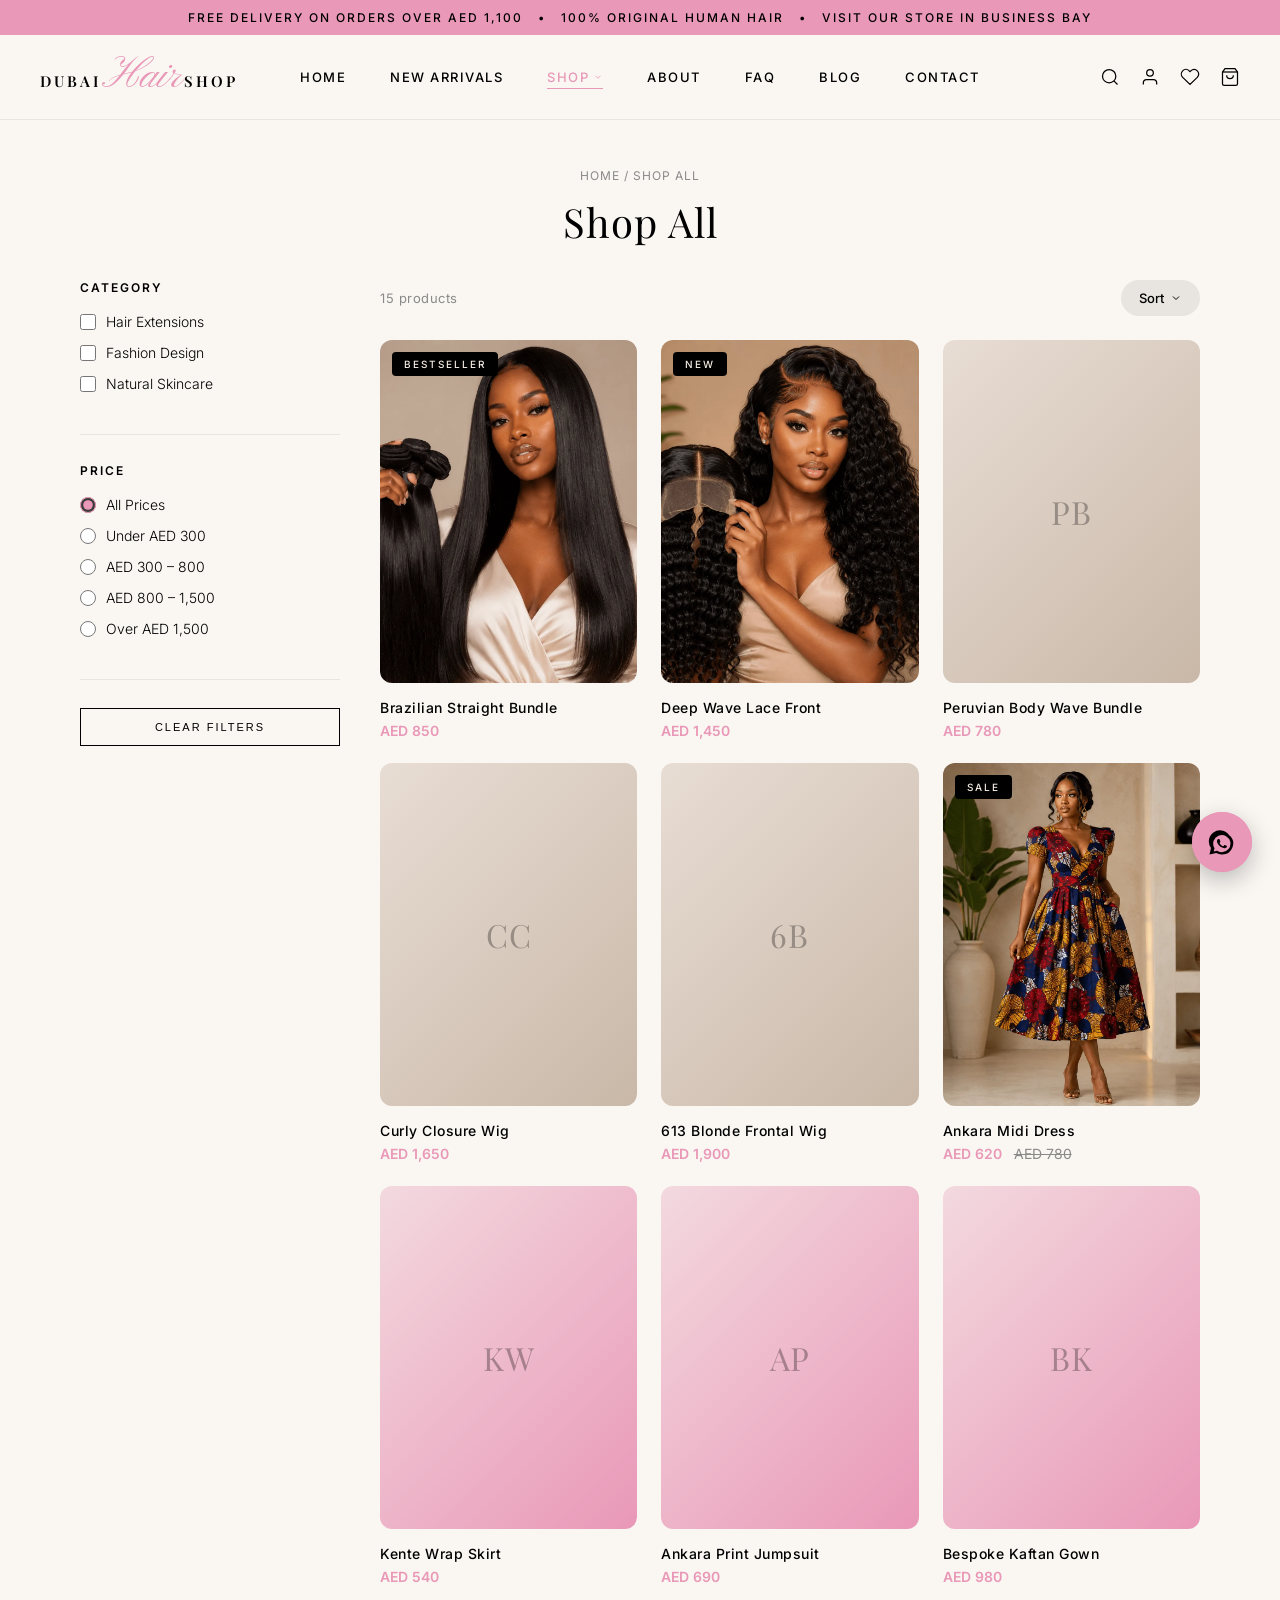
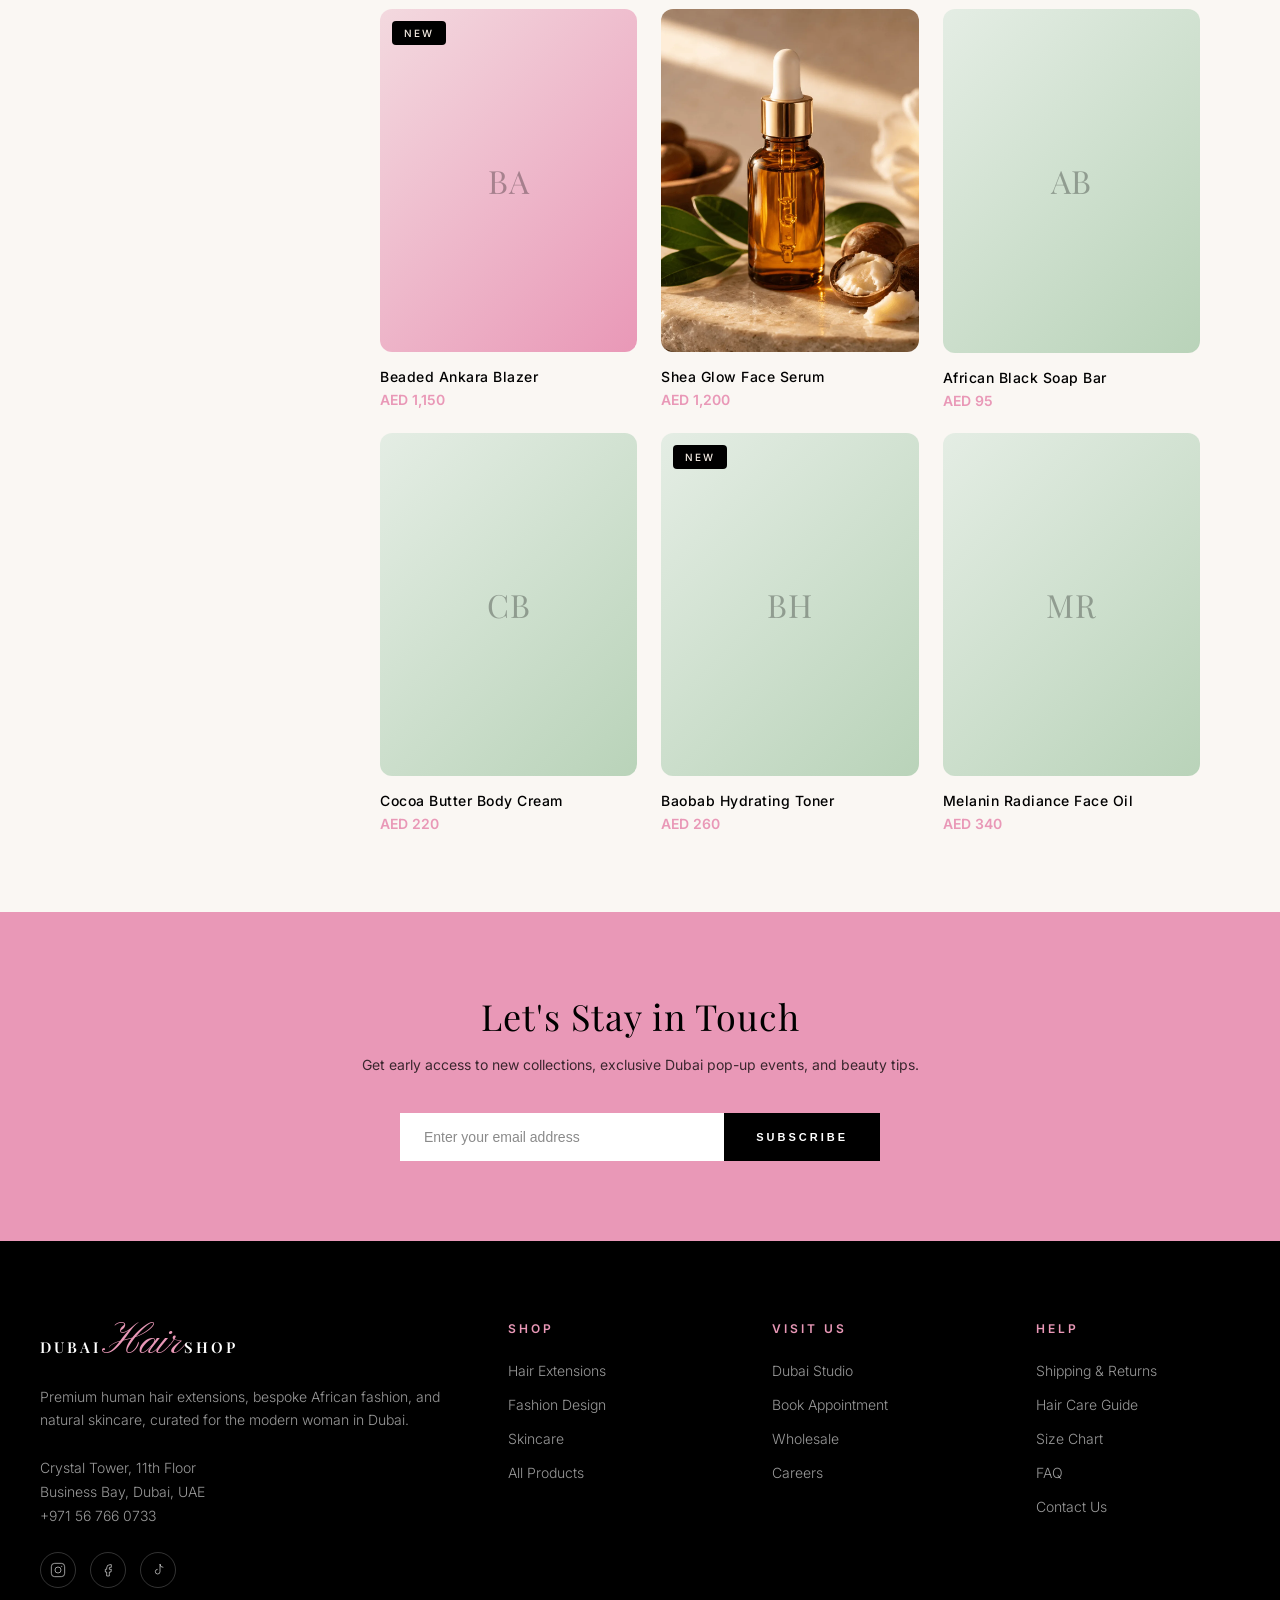
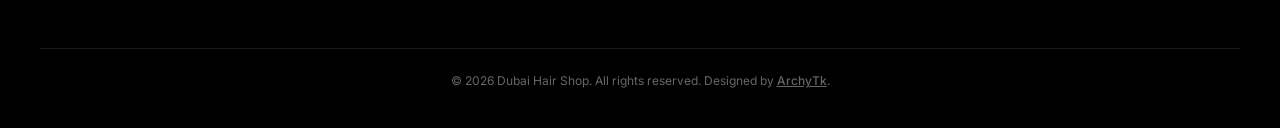
<file: shop.html>
<!DOCTYPE html>
<html lang="en">
<head>
<meta charset="UTF-8">
<meta name="viewport" content="width=device-width, initial-scale=1.0">
<title>Shop | Dubai Hair Shop</title>
<meta name="description" content="Shop premium virgin human hair extensions, bespoke African-inspired fashion, and natural African-botanical skincare at Dubai Hair Shop.">
<link rel="icon" type="image/svg+xml" href="favicon.svg">
<link href="https://fonts.googleapis.com/css2?family=Playfair+Display:wght@400;500;600&family=Pinyon+Script&family=Inter:wght@300;400;500;600&display=swap" rel="stylesheet">
<link rel="stylesheet" href="css/style.css?v=2">
</head>
<body>

<!-- Announcement -->
<div class="announcement-bar">
  <span>Free delivery on orders over AED 1,100 &nbsp; • &nbsp; 100% Original Human Hair &nbsp; • &nbsp; Visit Our Store in Business Bay</span>
</div>

<!-- Navigation -->
<nav class="dhs-nav">
  <a class="nav-logo" href="index.html"><span class="logo-word">Dubai</span><span class="logo-accent">Hair</span><span class="logo-word">Shop</span></a>
  <ul class="nav-links">
    <li><a href="index.html">Home</a></li>
    <li><a href="shop.html?new=1">New Arrivals</a></li>
    <li class="nav-has-dropdown">
      <a href="shop.html" class="active">Shop
        <svg class="nav-caret" viewBox="0 0 24 24" width="10" height="10" fill="none" stroke="currentColor" stroke-width="2"><path d="m6 9 6 6 6-6"/></svg>
      </a>
      <ul class="nav-dropdown">
        <li><a href="shop.html?category=hair-extensions">Hair Extensions</a></li>
        <li><a href="shop.html?category=fashion-design">Fashion Design</a></li>
        <li><a href="shop.html?category=natural-skincare">Skincare</a></li>
      </ul>
    </li>
    <li><a href="about.html">About</a></li>
    <li><a href="faq.html">FAQ</a></li>
    <li><a href="blog.html">Blog</a></li>
    <li><a href="contact.html">Contact</a></li>
  </ul>
  <div class="nav-actions">
    <button type="button" class="nav-icon-wrap nav-icon-btn" data-search-trigger aria-label="Search">
      <svg class="nav-icon nav-icon-search" viewBox="0 0 24 24"><circle cx="11" cy="11" r="8"/><path d="m21 21-4.35-4.35"/></svg>
    </button>
    <a class="nav-icon-wrap" href="account.html" aria-label="My Account">
      <svg class="nav-icon nav-icon-account" viewBox="0 0 24 24"><path d="M20 21v-2a4 4 0 0 0-4-4H8a4 4 0 0 0-4 4v2"/><circle cx="12" cy="7" r="4"/></svg>
    </a>
    <a class="nav-icon-wrap" href="wishlist.html" aria-label="View wishlist">
      <svg class="nav-icon" viewBox="0 0 24 24"><path d="M20.8 4.6a5.5 5.5 0 0 0-7.8 0L12 5.6l-1-1a5.5 5.5 0 0 0-7.8 7.8l1 1L12 21l7.8-7.6 1-1a5.5 5.5 0 0 0 0-7.8z"/></svg>
      <span class="nav-wishlist-badge wishlist-badge" hidden>0</span>
    </a>
    <a class="nav-icon-wrap" href="cart.html" aria-label="View cart">
      <svg class="nav-icon" viewBox="0 0 24 24"><path d="M6 2 3 6v14a2 2 0 0 0 2 2h14a2 2 0 0 0 2-2V6l-3-4z"/><line x1="3" y1="6" x2="21" y2="6"/><path d="M16 10a4 4 0 0 1-8 0"/></svg>
      <span class="nav-cart-badge cart-badge" hidden>0</span>
    </a>
    <button class="nav-hamburger" aria-label="Open menu" aria-expanded="false">
      <svg viewBox="0 0 24 24" fill="none" stroke="currentColor" stroke-width="1.5"><line x1="3" y1="6" x2="21" y2="6"/><line x1="3" y1="12" x2="21" y2="12"/><line x1="3" y1="18" x2="21" y2="18"/></svg>
    </button>
  </div>
</nav>

<!-- Search -->
<div class="search-overlay" id="searchOverlay">
  <div class="search-panel">
    <form class="search-form" id="searchForm">
      <svg class="search-form-icon" viewBox="0 0 24 24" fill="none" stroke="currentColor" stroke-width="1.5"><circle cx="11" cy="11" r="8"/><path d="m21 21-4.35-4.35"/></svg>
      <input type="search" id="searchInput" class="search-input" placeholder="Search hair, fashion, skincare..." autocomplete="off">
      <button type="button" class="search-close" id="searchCloseBtn" aria-label="Close search">
        <svg viewBox="0 0 24 24" fill="none" stroke="currentColor" stroke-width="1.5"><line x1="18" y1="6" x2="6" y2="18"/><line x1="6" y1="6" x2="18" y2="18"/></svg>
      </button>
    </form>
    <div class="search-results" id="searchResults"></div>
  </div>
</div>

<!-- Mobile Nav -->
<div class="mobile-nav-overlay"></div>
<div class="mobile-nav">
  <button class="mobile-nav-close" aria-label="Close menu">
    <svg viewBox="0 0 24 24" fill="none" stroke="currentColor" stroke-width="1.5"><line x1="18" y1="6" x2="6" y2="18"/><line x1="6" y1="6" x2="18" y2="18"/></svg>
  </button>
  <div class="mobile-nav-actions">
    <button type="button" class="mobile-nav-action" data-search-trigger>
      <svg viewBox="0 0 24 24" fill="none" stroke="currentColor" stroke-width="1.5"><circle cx="11" cy="11" r="8"/><path d="m21 21-4.35-4.35"/></svg>
      Search
    </button>
    <a href="account.html" class="mobile-nav-action">
      <svg viewBox="0 0 24 24" fill="none" stroke="currentColor" stroke-width="1.5"><path d="M20 21v-2a4 4 0 0 0-4-4H8a4 4 0 0 0-4 4v2"/><circle cx="12" cy="7" r="4"/></svg>
      My Account
    </a>
  </div>
  <ul class="mobile-nav-links">
    <li><a href="index.html">Home</a></li>
    <li><a href="shop.html?new=1">New Arrivals</a></li>
    <li><a href="shop.html">Shop</a></li>
    <li><a href="about.html">About</a></li>
    <li><a href="faq.html">FAQ</a></li>
    <li><a href="blog.html">Blog</a></li>
    <li><a href="contact.html">Contact</a></li>
  </ul>
</div>

<!-- Page Header -->
<div class="page-header">
  <p class="breadcrumb"><a href="index.html">Home</a> / <span id="shopPageTitle">Shop All</span></p>
  <h1 class="page-title" id="shopPageHeading">Shop All</h1>
  <p class="shop-clear-search" id="shopClearSearch" hidden><a href="shop.html">&times; Clear search</a></p>
</div>

<!-- Shop -->
<div class="shop-layout">
  <div class="filter-drawer-overlay" id="filterOverlay"></div>
  <aside class="shop-sidebar" id="shopSidebar">
    <div class="filter-drawer-header">
      <h3 class="filter-drawer-title">Filters</h3>
      <button class="filter-drawer-close" id="filterCloseBtn" aria-label="Close filters">
        <svg viewBox="0 0 24 24" fill="none" stroke="currentColor" stroke-width="1.5"><line x1="18" y1="6" x2="6" y2="18"/><line x1="6" y1="6" x2="18" y2="18"/></svg>
      </button>
    </div>
    <div class="filter-group">
      <h3 class="filter-title">Category</h3>
      <label class="filter-checkbox"><input type="checkbox" name="category" value="hair-extensions"> Hair Extensions</label>
      <label class="filter-checkbox"><input type="checkbox" name="category" value="fashion-design"> Fashion Design</label>
      <label class="filter-checkbox"><input type="checkbox" name="category" value="natural-skincare"> Natural Skincare</label>
    </div>
    <div class="filter-group">
      <h3 class="filter-title">Price</h3>
      <label class="filter-radio"><input type="radio" name="price" value="all" checked> All Prices</label>
      <label class="filter-radio"><input type="radio" name="price" value="0-300"> Under AED 300</label>
      <label class="filter-radio"><input type="radio" name="price" value="300-800"> AED 300 – 800</label>
      <label class="filter-radio"><input type="radio" name="price" value="800-1500"> AED 800 – 1,500</label>
      <label class="filter-radio"><input type="radio" name="price" value="1500-99999"> Over AED 1,500</label>
    </div>
    <button class="filter-clear-btn" id="clearFilters">Clear Filters</button>
    <div class="filter-drawer-footer">
      <button class="checkout-btn filter-apply-btn" id="filterApplyBtn">Show <span id="filterApplyCount">0</span> Results</button>
    </div>
  </aside>

  <main class="shop-main">
    <div class="shop-toolbar">
      <span class="shop-result-count" id="resultCount"></span>
      <div class="shop-toolbar-buttons">
        <div class="sort-wrap">
          <button class="toolbar-pill-btn" id="sortToggleBtn" aria-expanded="false">
            Sort
            <svg class="toolbar-pill-icon" viewBox="0 0 24 24" width="12" height="12" fill="none" stroke="currentColor" stroke-width="2"><path d="m6 9 6 6 6-6"/></svg>
          </button>
          <div class="sort-dropdown" id="sortDropdown" hidden>
            <label class="sort-option"><input type="radio" name="sortOption" value="featured" checked> Featured</label>
            <label class="sort-option"><input type="radio" name="sortOption" value="price-asc"> Price: Low to High</label>
            <label class="sort-option"><input type="radio" name="sortOption" value="price-desc"> Price: High to Low</label>
            <label class="sort-option"><input type="radio" name="sortOption" value="newest"> Newest</label>
          </div>
        </div>
        <button class="toolbar-pill-btn filter-open-btn" id="filterOpenBtn">
          Filter
          <svg class="toolbar-pill-icon" viewBox="0 0 24 24" width="13" height="13" fill="none" stroke="currentColor" stroke-width="2"><path d="M4 6h16"/><path d="M7 12h10"/><path d="M10 18h4"/></svg>
        </button>
      </div>
    </div>
    <div class="products-grid shop-products-grid" id="productGrid"></div>
    <p class="shop-empty" id="emptyState" hidden>No products match your filters. Try adjusting your selection.</p>
  </main>
</div>

<!-- Newsletter -->
<div class="newsletter">
  <h2 class="newsletter-title">Let's Stay in Touch</h2>
  <p class="newsletter-sub">Get early access to new collections, exclusive Dubai pop-up events, and beauty tips.</p>
  <form class="newsletter-form" onsubmit="event.preventDefault(); alert('Thank you for subscribing, Queen!');">
    <input type="email" class="newsletter-input" placeholder="Enter your email address" required>
    <button type="submit" class="newsletter-btn">Subscribe</button>
  </form>
</div>

<!-- Footer -->
<footer class="footer">
  <div class="footer-grid">
    <div>
      <div class="footer-brand"><span class="logo-word">Dubai</span><span class="logo-accent">Hair</span><span class="logo-word">Shop</span></div>
      <p class="footer-desc">Premium human hair extensions, bespoke African fashion, and natural skincare, curated for the modern woman in Dubai.</p>
      <p class="footer-desc" style="margin-bottom:0;">Crystal Tower, 11th Floor<br>Business Bay, Dubai, UAE<br>+971 56 766 0733</p>
      <div class="social-links">
        <a class="social-icon" href="#" aria-label="Instagram">
          <svg viewBox="0 0 24 24" fill="none" stroke="currentColor" stroke-width="1.5"><rect x="2" y="2" width="20" height="20" rx="5"/><circle cx="12" cy="12" r="4.5"/><circle cx="17.5" cy="6.5" r="1" fill="currentColor" stroke="none"/></svg>
        </a>
        <a class="social-icon" href="#" aria-label="Facebook">
          <svg viewBox="0 0 24 24" fill="none" stroke="currentColor" stroke-width="1.5"><path d="M15 8h2V4h-2a5 5 0 0 0-5 5v2H8v4h2v6h4v-6h2.5l.5-4H14V9a1 1 0 0 1 1-1z"/></svg>
        </a>
        <a class="social-icon" href="#" aria-label="TikTok">
          <svg viewBox="0 0 24 24" fill="none" stroke="currentColor" stroke-width="1.5"><path d="M15 3v11.5a3.5 3.5 0 1 1-3.5-3.5"/><path d="M15 3a5 5 0 0 0 5 5"/></svg>
        </a>
      </div>
    </div>
    <div>
      <div class="footer-title">Shop</div>
      <ul class="footer-links">
        <li><a href="shop.html?category=hair-extensions">Hair Extensions</a></li>
        <li><a href="shop.html?category=fashion-design">Fashion Design</a></li>
        <li><a href="shop.html?category=natural-skincare">Skincare</a></li>
        <li><a href="shop.html">All Products</a></li>
      </ul>
    </div>
    <div>
      <div class="footer-title">Visit us</div>
      <ul class="footer-links">
        <li><a href="about.html#visit">Dubai Studio</a></li>
        <li><a href="contact.html">Book Appointment</a></li>
        <li><a href="#">Wholesale</a></li>
        <li><a href="#">Careers</a></li>
      </ul>
    </div>
    <div>
      <div class="footer-title">Help</div>
      <ul class="footer-links">
        <li><a href="shipping-returns.html">Shipping & Returns</a></li>
        <li><a href="hair-care-guide.html">Hair Care Guide</a></li>
        <li><a href="size-chart.html">Size Chart</a></li>
        <li><a href="faq.html">FAQ</a></li>
        <li><a href="contact.html">Contact Us</a></li>
      </ul>
    </div>
  </div>
  <div class="footer-bottom">
    &copy; 2026 Dubai Hair Shop. All rights reserved. Designed by <a href="https://www.linkedin.com/in/archbell-maunganidze/" target="_blank" rel="noopener">ArchyTk</a>.
  </div>
</footer>

<!-- WhatsApp Float -->
<a class="whatsapp-float" href="https://wa.me/971567660733" target="_blank" rel="noopener" aria-label="Chat with us on WhatsApp">
  <span class="whatsapp-float-ring"></span>
  <svg viewBox="0 0 24 24" fill="currentColor"><path d="M17.6 6.32A8.8 8.8 0 0 0 3.16 16.8L2 22l5.36-1.14A8.8 8.8 0 0 0 12 22a8.8 8.8 0 0 0 5.6-15.68zM12 20.2a6.9 6.9 0 0 1-3.53-.96l-.25-.15-2.83.6.6-2.76-.16-.28A6.9 6.9 0 1 1 12 20.2zm3.78-5.17c-.2-.1-1.2-.6-1.39-.66-.19-.07-.32-.1-.46.1-.13.2-.52.66-.64.8-.12.13-.24.15-.44.05-.2-.1-.86-.32-1.63-1.02-.6-.54-1.01-1.2-1.13-1.4-.12-.2-.01-.31.09-.4.09-.1.2-.24.3-.36.1-.12.13-.2.2-.34.07-.13.03-.25-.02-.35-.05-.1-.46-1.1-.63-1.5-.17-.4-.33-.35-.46-.35h-.4c-.13 0-.34.05-.52.25s-.68.67-.68 1.63.7 1.9.8 2.03c.1.13 1.37 2.1 3.32 2.94.46.2.83.32 1.11.4.47.15.9.13 1.24.08.38-.06 1.2-.49 1.37-.96.17-.47.17-.87.12-.96-.05-.09-.18-.14-.38-.24z"/></svg>
</a>

<!-- Mobile Bottom Nav -->
<nav class="mobile-bottom-nav">
  <a href="shop.html" class="bottom-nav-item">
    <svg class="bottom-nav-icon" viewBox="0 0 24 24" fill="none" stroke="currentColor" stroke-width="1.5"><rect x="3" y="3" width="7" height="7" rx="1"/><rect x="14" y="3" width="7" height="7" rx="1"/><rect x="3" y="14" width="7" height="7" rx="1"/><rect x="14" y="14" width="7" height="7" rx="1"/></svg>
    <span class="bottom-nav-label">Shop</span>
  </a>
  <a href="wishlist.html" class="bottom-nav-item">
    <span class="bottom-nav-icon-wrap">
      <svg class="bottom-nav-icon" viewBox="0 0 24 24" fill="none" stroke="currentColor" stroke-width="1.5"><path d="M20.8 4.6a5.5 5.5 0 0 0-7.8 0L12 5.6l-1-1a5.5 5.5 0 0 0-7.8 7.8l1 1L12 21l7.8-7.6 1-1a5.5 5.5 0 0 0 0-7.8z"/></svg>
      <span class="bottom-nav-badge wishlist-badge" hidden>0</span>
    </span>
    <span class="bottom-nav-label">Wishlist</span>
  </a>
  <button type="button" class="bottom-nav-item" data-search-trigger>
    <svg class="bottom-nav-icon" viewBox="0 0 24 24" fill="none" stroke="currentColor" stroke-width="1.5"><circle cx="11" cy="11" r="8"/><path d="m21 21-4.35-4.35"/></svg>
    <span class="bottom-nav-label">Search</span>
  </button>
  <a href="account.html" class="bottom-nav-item">
    <svg class="bottom-nav-icon" viewBox="0 0 24 24" fill="none" stroke="currentColor" stroke-width="1.5"><path d="M20 21v-2a4 4 0 0 0-4-4H8a4 4 0 0 0-4 4v2"/><circle cx="12" cy="7" r="4"/></svg>
    <span class="bottom-nav-label">Account</span>
  </a>
  <a href="cart.html" class="bottom-nav-item">
    <span class="bottom-nav-icon-wrap">
      <svg class="bottom-nav-icon" viewBox="0 0 24 24" fill="none" stroke="currentColor" stroke-width="1.5"><path d="M6 2 3 6v14a2 2 0 0 0 2 2h14a2 2 0 0 0 2-2V6l-3-4z"/><line x1="3" y1="6" x2="21" y2="6"/><path d="M16 10a4 4 0 0 1-8 0"/></svg>
      <span class="bottom-nav-badge cart-badge" hidden>0</span>
    </span>
    <span class="bottom-nav-label">Cart</span>
  </a>
</nav>

<script src="js/products.js"></script>
<script src="js/cart.js"></script>
<script src="js/wishlist.js"></script>
<script src="js/product-card.js"></script>
<script src="js/search.js"></script>
<script src="js/shop.js"></script>
<script src="js/mobile-nav.js?v=2"></script>

</body>
</html>
</file>
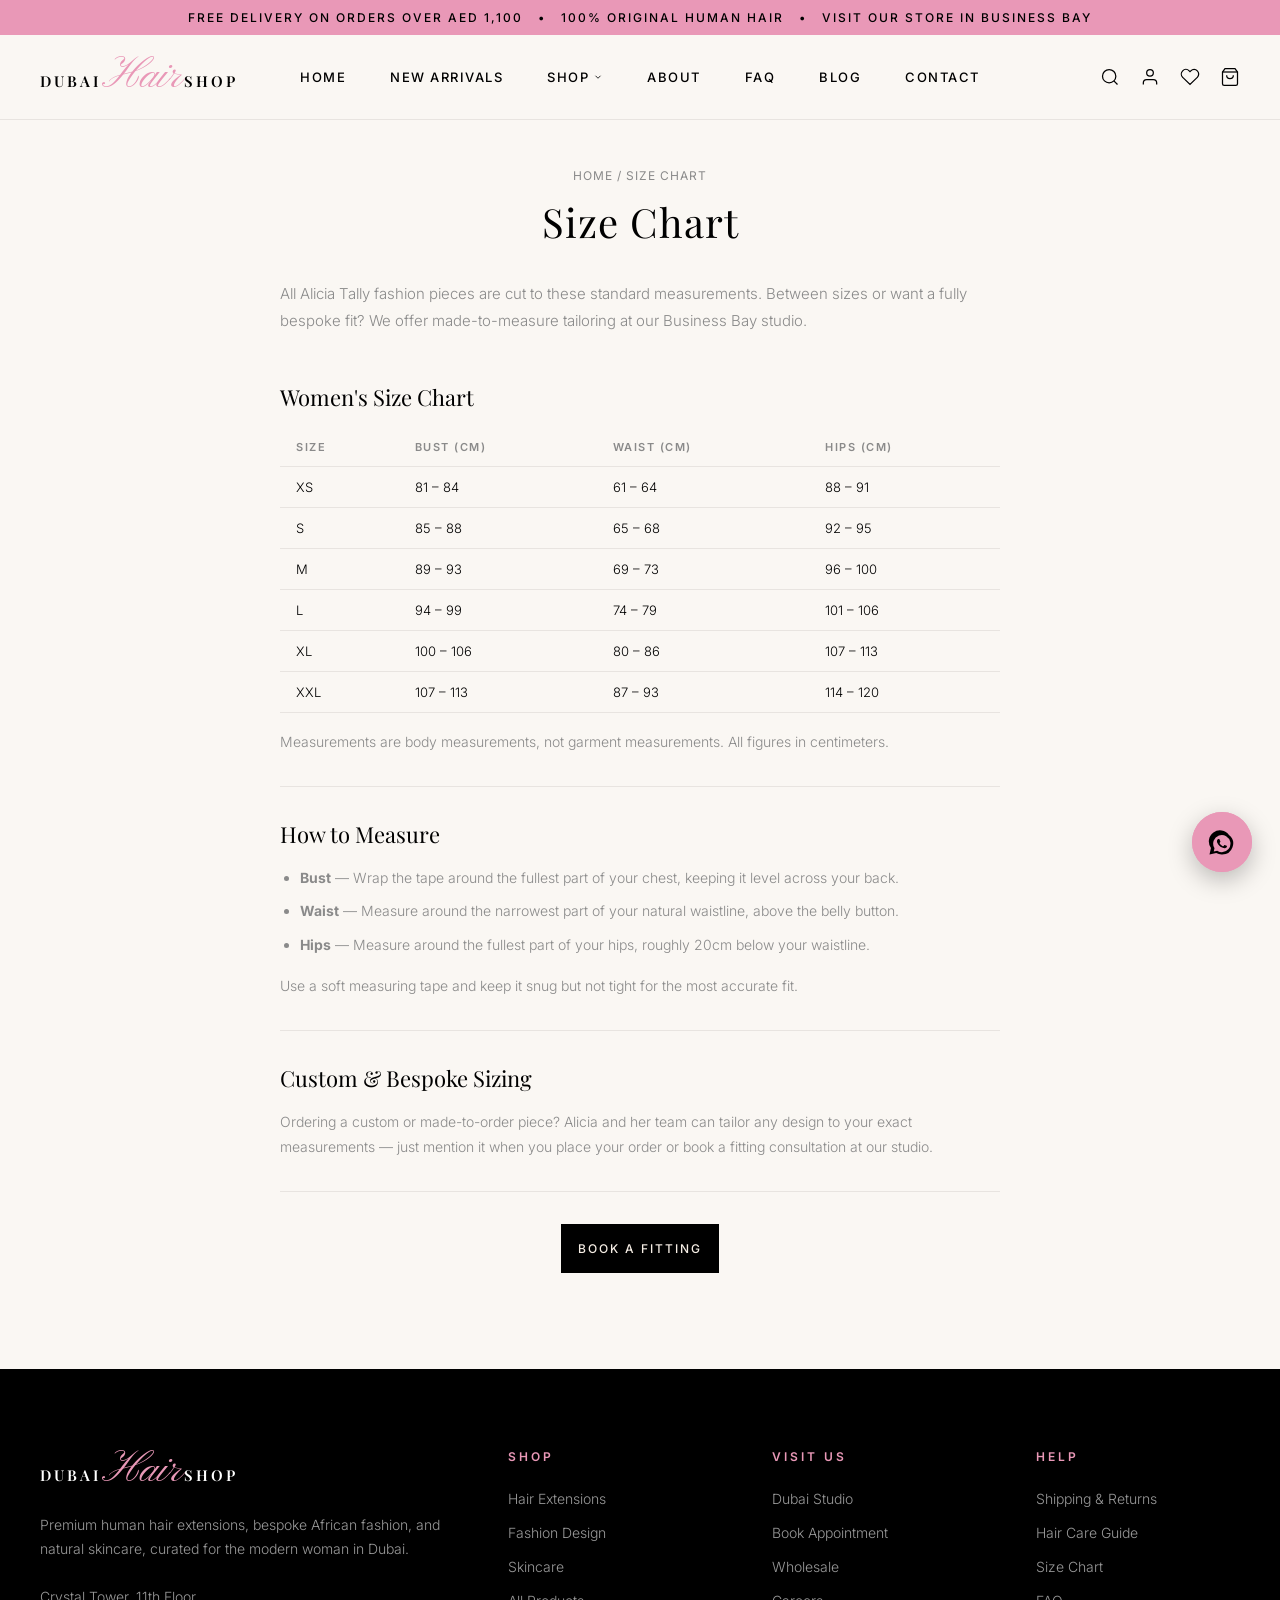
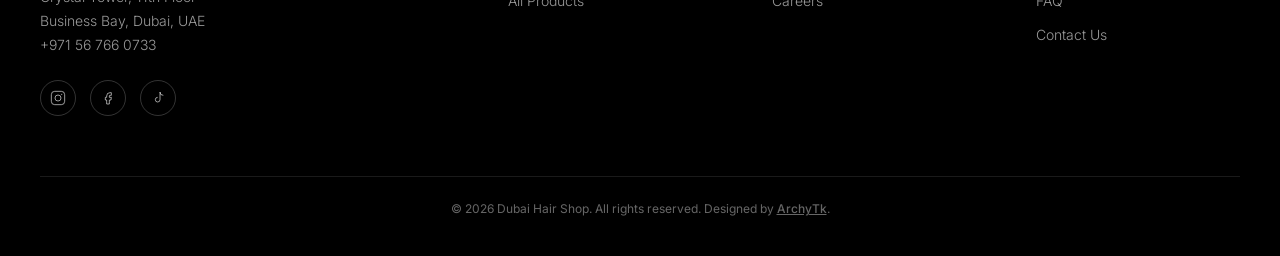
<file: size-chart.html>
<!DOCTYPE html>
<html lang="en">
<head>
<meta charset="UTF-8">
<meta name="viewport" content="width=device-width, initial-scale=1.0">
<title>Size Chart | Dubai Hair Shop</title>
<meta name="description" content="Size chart and measuring guide for Alicia Tally fashion pieces at Dubai Hair Shop.">
<link rel="icon" type="image/svg+xml" href="favicon.svg">
<link href="https://fonts.googleapis.com/css2?family=Playfair+Display:wght@400;500;600&family=Pinyon+Script&family=Inter:wght@300;400;500;600&display=swap" rel="stylesheet">
<link rel="stylesheet" href="css/style.css?v=2">
</head>
<body>

<!-- Announcement -->
<div class="announcement-bar">
  <span>Free delivery on orders over AED 1,100 &nbsp; • &nbsp; 100% Original Human Hair &nbsp; • &nbsp; Visit Our Store in Business Bay</span>
</div>

<!-- Navigation -->
<nav class="dhs-nav">
  <a class="nav-logo" href="index.html"><span class="logo-word">Dubai</span><span class="logo-accent">Hair</span><span class="logo-word">Shop</span></a>
  <ul class="nav-links">
    <li><a href="index.html">Home</a></li>
    <li><a href="shop.html?new=1">New Arrivals</a></li>
    <li class="nav-has-dropdown">
      <a href="shop.html">Shop
        <svg class="nav-caret" viewBox="0 0 24 24" width="10" height="10" fill="none" stroke="currentColor" stroke-width="2"><path d="m6 9 6 6 6-6"/></svg>
      </a>
      <ul class="nav-dropdown">
        <li><a href="shop.html?category=hair-extensions">Hair Extensions</a></li>
        <li><a href="shop.html?category=fashion-design">Fashion Design</a></li>
        <li><a href="shop.html?category=natural-skincare">Skincare</a></li>
      </ul>
    </li>
    <li><a href="about.html">About</a></li>
    <li><a href="faq.html">FAQ</a></li>
    <li><a href="blog.html">Blog</a></li>
    <li><a href="contact.html">Contact</a></li>
  </ul>
  <div class="nav-actions">
    <button type="button" class="nav-icon-wrap nav-icon-btn" data-search-trigger aria-label="Search">
      <svg class="nav-icon nav-icon-search" viewBox="0 0 24 24"><circle cx="11" cy="11" r="8"/><path d="m21 21-4.35-4.35"/></svg>
    </button>
    <a class="nav-icon-wrap" href="account.html" aria-label="My Account">
      <svg class="nav-icon nav-icon-account" viewBox="0 0 24 24"><path d="M20 21v-2a4 4 0 0 0-4-4H8a4 4 0 0 0-4 4v2"/><circle cx="12" cy="7" r="4"/></svg>
    </a>
    <a class="nav-icon-wrap" href="wishlist.html" aria-label="View wishlist">
      <svg class="nav-icon" viewBox="0 0 24 24"><path d="M20.8 4.6a5.5 5.5 0 0 0-7.8 0L12 5.6l-1-1a5.5 5.5 0 0 0-7.8 7.8l1 1L12 21l7.8-7.6 1-1a5.5 5.5 0 0 0 0-7.8z"/></svg>
      <span class="nav-wishlist-badge wishlist-badge" hidden>0</span>
    </a>
    <a class="nav-icon-wrap" href="cart.html" aria-label="View cart">
      <svg class="nav-icon" viewBox="0 0 24 24"><path d="M6 2 3 6v14a2 2 0 0 0 2 2h14a2 2 0 0 0 2-2V6l-3-4z"/><line x1="3" y1="6" x2="21" y2="6"/><path d="M16 10a4 4 0 0 1-8 0"/></svg>
      <span class="nav-cart-badge cart-badge" hidden>0</span>
    </a>
    <button class="nav-hamburger" aria-label="Open menu" aria-expanded="false">
      <svg viewBox="0 0 24 24" fill="none" stroke="currentColor" stroke-width="1.5"><line x1="3" y1="6" x2="21" y2="6"/><line x1="3" y1="12" x2="21" y2="12"/><line x1="3" y1="18" x2="21" y2="18"/></svg>
    </button>
  </div>
</nav>

<!-- Search -->
<div class="search-overlay" id="searchOverlay">
  <div class="search-panel">
    <form class="search-form" id="searchForm">
      <svg class="search-form-icon" viewBox="0 0 24 24" fill="none" stroke="currentColor" stroke-width="1.5"><circle cx="11" cy="11" r="8"/><path d="m21 21-4.35-4.35"/></svg>
      <input type="search" id="searchInput" class="search-input" placeholder="Search hair, fashion, skincare..." autocomplete="off">
      <button type="button" class="search-close" id="searchCloseBtn" aria-label="Close search">
        <svg viewBox="0 0 24 24" fill="none" stroke="currentColor" stroke-width="1.5"><line x1="18" y1="6" x2="6" y2="18"/><line x1="6" y1="6" x2="18" y2="18"/></svg>
      </button>
    </form>
    <div class="search-results" id="searchResults"></div>
  </div>
</div>

<!-- Mobile Nav -->
<div class="mobile-nav-overlay"></div>
<div class="mobile-nav">
  <button class="mobile-nav-close" aria-label="Close menu">
    <svg viewBox="0 0 24 24" fill="none" stroke="currentColor" stroke-width="1.5"><line x1="18" y1="6" x2="6" y2="18"/><line x1="6" y1="6" x2="18" y2="18"/></svg>
  </button>
  <div class="mobile-nav-actions">
    <button type="button" class="mobile-nav-action" data-search-trigger>
      <svg viewBox="0 0 24 24" fill="none" stroke="currentColor" stroke-width="1.5"><circle cx="11" cy="11" r="8"/><path d="m21 21-4.35-4.35"/></svg>
      Search
    </button>
    <a href="account.html" class="mobile-nav-action">
      <svg viewBox="0 0 24 24" fill="none" stroke="currentColor" stroke-width="1.5"><path d="M20 21v-2a4 4 0 0 0-4-4H8a4 4 0 0 0-4 4v2"/><circle cx="12" cy="7" r="4"/></svg>
      My Account
    </a>
  </div>
  <ul class="mobile-nav-links">
    <li><a href="index.html">Home</a></li>
    <li><a href="shop.html?new=1">New Arrivals</a></li>
    <li><a href="shop.html">Shop</a></li>
    <li><a href="about.html">About</a></li>
    <li><a href="faq.html">FAQ</a></li>
    <li><a href="blog.html">Blog</a></li>
    <li><a href="contact.html">Contact</a></li>
  </ul>
</div>

<!-- Page Header -->
<div class="page-header">
  <p class="breadcrumb"><a href="index.html">Home</a> / Size Chart</p>
  <h1 class="page-title">Size Chart</h1>
</div>

<!-- Size Chart -->
<div class="policy-page">
  <p class="policy-intro">All Alicia Tally fashion pieces are cut to these standard measurements. Between sizes or want a fully bespoke fit? We offer made-to-measure tailoring at our Business Bay studio.</p>

  <div class="policy-section">
    <h2 class="policy-section-title">Women's Size Chart</h2>
    <div class="policy-table-wrap">
      <table class="policy-table">
        <thead>
          <tr>
            <th>Size</th>
            <th>Bust (cm)</th>
            <th>Waist (cm)</th>
            <th>Hips (cm)</th>
          </tr>
        </thead>
        <tbody>
          <tr>
            <td>XS</td>
            <td>81 – 84</td>
            <td>61 – 64</td>
            <td>88 – 91</td>
          </tr>
          <tr>
            <td>S</td>
            <td>85 – 88</td>
            <td>65 – 68</td>
            <td>92 – 95</td>
          </tr>
          <tr>
            <td>M</td>
            <td>89 – 93</td>
            <td>69 – 73</td>
            <td>96 – 100</td>
          </tr>
          <tr>
            <td>L</td>
            <td>94 – 99</td>
            <td>74 – 79</td>
            <td>101 – 106</td>
          </tr>
          <tr>
            <td>XL</td>
            <td>100 – 106</td>
            <td>80 – 86</td>
            <td>107 – 113</td>
          </tr>
          <tr>
            <td>XXL</td>
            <td>107 – 113</td>
            <td>87 – 93</td>
            <td>114 – 120</td>
          </tr>
        </tbody>
      </table>
    </div>
    <p class="policy-text">Measurements are body measurements, not garment measurements. All figures in centimeters.</p>
  </div>

  <div class="policy-section">
    <h2 class="policy-section-title">How to Measure</h2>
    <ul class="policy-list">
      <li><strong>Bust</strong> — Wrap the tape around the fullest part of your chest, keeping it level across your back.</li>
      <li><strong>Waist</strong> — Measure around the narrowest part of your natural waistline, above the belly button.</li>
      <li><strong>Hips</strong> — Measure around the fullest part of your hips, roughly 20cm below your waistline.</li>
    </ul>
    <p class="policy-text">Use a soft measuring tape and keep it snug but not tight for the most accurate fit.</p>
  </div>

  <div class="policy-section">
    <h2 class="policy-section-title">Custom & Bespoke Sizing</h2>
    <p class="policy-text">Ordering a custom or made-to-order piece? Alicia and her team can tailor any design to your exact measurements — just mention it when you place your order or book a fitting consultation at our studio.</p>
  </div>

  <div class="policy-cta">
    <a class="checkout-btn" href="contact.html" style="display:inline-flex; width:auto; margin-top:0;">Book a Fitting</a>
  </div>
</div>

<!-- Footer -->
<footer class="footer">
  <div class="footer-grid">
    <div>
      <div class="footer-brand"><span class="logo-word">Dubai</span><span class="logo-accent">Hair</span><span class="logo-word">Shop</span></div>
      <p class="footer-desc">Premium human hair extensions, bespoke African fashion, and natural skincare, curated for the modern woman in Dubai.</p>
      <p class="footer-desc" style="margin-bottom:0;">Crystal Tower, 11th Floor<br>Business Bay, Dubai, UAE<br>+971 56 766 0733</p>
      <div class="social-links">
        <a class="social-icon" href="#" aria-label="Instagram">
          <svg viewBox="0 0 24 24" fill="none" stroke="currentColor" stroke-width="1.5"><rect x="2" y="2" width="20" height="20" rx="5"/><circle cx="12" cy="12" r="4.5"/><circle cx="17.5" cy="6.5" r="1" fill="currentColor" stroke="none"/></svg>
        </a>
        <a class="social-icon" href="#" aria-label="Facebook">
          <svg viewBox="0 0 24 24" fill="none" stroke="currentColor" stroke-width="1.5"><path d="M15 8h2V4h-2a5 5 0 0 0-5 5v2H8v4h2v6h4v-6h2.5l.5-4H14V9a1 1 0 0 1 1-1z"/></svg>
        </a>
        <a class="social-icon" href="#" aria-label="TikTok">
          <svg viewBox="0 0 24 24" fill="none" stroke="currentColor" stroke-width="1.5"><path d="M15 3v11.5a3.5 3.5 0 1 1-3.5-3.5"/><path d="M15 3a5 5 0 0 0 5 5"/></svg>
        </a>
      </div>
    </div>
    <div>
      <div class="footer-title">Shop</div>
      <ul class="footer-links">
        <li><a href="shop.html?category=hair-extensions">Hair Extensions</a></li>
        <li><a href="shop.html?category=fashion-design">Fashion Design</a></li>
        <li><a href="shop.html?category=natural-skincare">Skincare</a></li>
        <li><a href="shop.html">All Products</a></li>
      </ul>
    </div>
    <div>
      <div class="footer-title">Visit us</div>
      <ul class="footer-links">
        <li><a href="about.html#visit">Dubai Studio</a></li>
        <li><a href="contact.html">Book Appointment</a></li>
        <li><a href="#">Wholesale</a></li>
        <li><a href="#">Careers</a></li>
      </ul>
    </div>
    <div>
      <div class="footer-title">Help</div>
      <ul class="footer-links">
        <li><a href="shipping-returns.html">Shipping & Returns</a></li>
        <li><a href="hair-care-guide.html">Hair Care Guide</a></li>
        <li><a href="size-chart.html">Size Chart</a></li>
        <li><a href="faq.html">FAQ</a></li>
        <li><a href="contact.html">Contact Us</a></li>
      </ul>
    </div>
  </div>
  <div class="footer-bottom">
    &copy; 2026 Dubai Hair Shop. All rights reserved. Designed by <a href="https://www.linkedin.com/in/archbell-maunganidze/" target="_blank" rel="noopener">ArchyTk</a>.
  </div>
</footer>

<!-- WhatsApp Float -->
<a class="whatsapp-float" href="https://wa.me/971567660733" target="_blank" rel="noopener" aria-label="Chat with us on WhatsApp">
  <span class="whatsapp-float-ring"></span>
  <svg viewBox="0 0 24 24" fill="currentColor"><path d="M17.6 6.32A8.8 8.8 0 0 0 3.16 16.8L2 22l5.36-1.14A8.8 8.8 0 0 0 12 22a8.8 8.8 0 0 0 5.6-15.68zM12 20.2a6.9 6.9 0 0 1-3.53-.96l-.25-.15-2.83.6.6-2.76-.16-.28A6.9 6.9 0 1 1 12 20.2zm3.78-5.17c-.2-.1-1.2-.6-1.39-.66-.19-.07-.32-.1-.46.1-.13.2-.52.66-.64.8-.12.13-.24.15-.44.05-.2-.1-.86-.32-1.63-1.02-.6-.54-1.01-1.2-1.13-1.4-.12-.2-.01-.31.09-.4.09-.1.2-.24.3-.36.1-.12.13-.2.2-.34.07-.13.03-.25-.02-.35-.05-.1-.46-1.1-.63-1.5-.17-.4-.33-.35-.46-.35h-.4c-.13 0-.34.05-.52.25s-.68.67-.68 1.63.7 1.9.8 2.03c.1.13 1.37 2.1 3.32 2.94.46.2.83.32 1.11.4.47.15.9.13 1.24.08.38-.06 1.2-.49 1.37-.96.17-.47.17-.87.12-.96-.05-.09-.18-.14-.38-.24z"/></svg>
</a>

<!-- Mobile Bottom Nav -->
<nav class="mobile-bottom-nav">
  <a href="shop.html" class="bottom-nav-item">
    <svg class="bottom-nav-icon" viewBox="0 0 24 24" fill="none" stroke="currentColor" stroke-width="1.5"><rect x="3" y="3" width="7" height="7" rx="1"/><rect x="14" y="3" width="7" height="7" rx="1"/><rect x="3" y="14" width="7" height="7" rx="1"/><rect x="14" y="14" width="7" height="7" rx="1"/></svg>
    <span class="bottom-nav-label">Shop</span>
  </a>
  <a href="wishlist.html" class="bottom-nav-item">
    <span class="bottom-nav-icon-wrap">
      <svg class="bottom-nav-icon" viewBox="0 0 24 24" fill="none" stroke="currentColor" stroke-width="1.5"><path d="M20.8 4.6a5.5 5.5 0 0 0-7.8 0L12 5.6l-1-1a5.5 5.5 0 0 0-7.8 7.8l1 1L12 21l7.8-7.6 1-1a5.5 5.5 0 0 0 0-7.8z"/></svg>
      <span class="bottom-nav-badge wishlist-badge" hidden>0</span>
    </span>
    <span class="bottom-nav-label">Wishlist</span>
  </a>
  <button type="button" class="bottom-nav-item" data-search-trigger>
    <svg class="bottom-nav-icon" viewBox="0 0 24 24" fill="none" stroke="currentColor" stroke-width="1.5"><circle cx="11" cy="11" r="8"/><path d="m21 21-4.35-4.35"/></svg>
    <span class="bottom-nav-label">Search</span>
  </button>
  <a href="account.html" class="bottom-nav-item">
    <svg class="bottom-nav-icon" viewBox="0 0 24 24" fill="none" stroke="currentColor" stroke-width="1.5"><path d="M20 21v-2a4 4 0 0 0-4-4H8a4 4 0 0 0-4 4v2"/><circle cx="12" cy="7" r="4"/></svg>
    <span class="bottom-nav-label">Account</span>
  </a>
  <a href="cart.html" class="bottom-nav-item">
    <span class="bottom-nav-icon-wrap">
      <svg class="bottom-nav-icon" viewBox="0 0 24 24" fill="none" stroke="currentColor" stroke-width="1.5"><path d="M6 2 3 6v14a2 2 0 0 0 2 2h14a2 2 0 0 0 2-2V6l-3-4z"/><line x1="3" y1="6" x2="21" y2="6"/><path d="M16 10a4 4 0 0 1-8 0"/></svg>
      <span class="bottom-nav-badge cart-badge" hidden>0</span>
    </span>
    <span class="bottom-nav-label">Cart</span>
  </a>
</nav>

<script src="js/products.js"></script>
<script src="js/cart.js"></script>
<script src="js/wishlist.js"></script>
<script src="js/product-card.js"></script>
<script src="js/search.js"></script>
<script src="js/mobile-nav.js?v=2"></script>

</body>
</html>
</file>
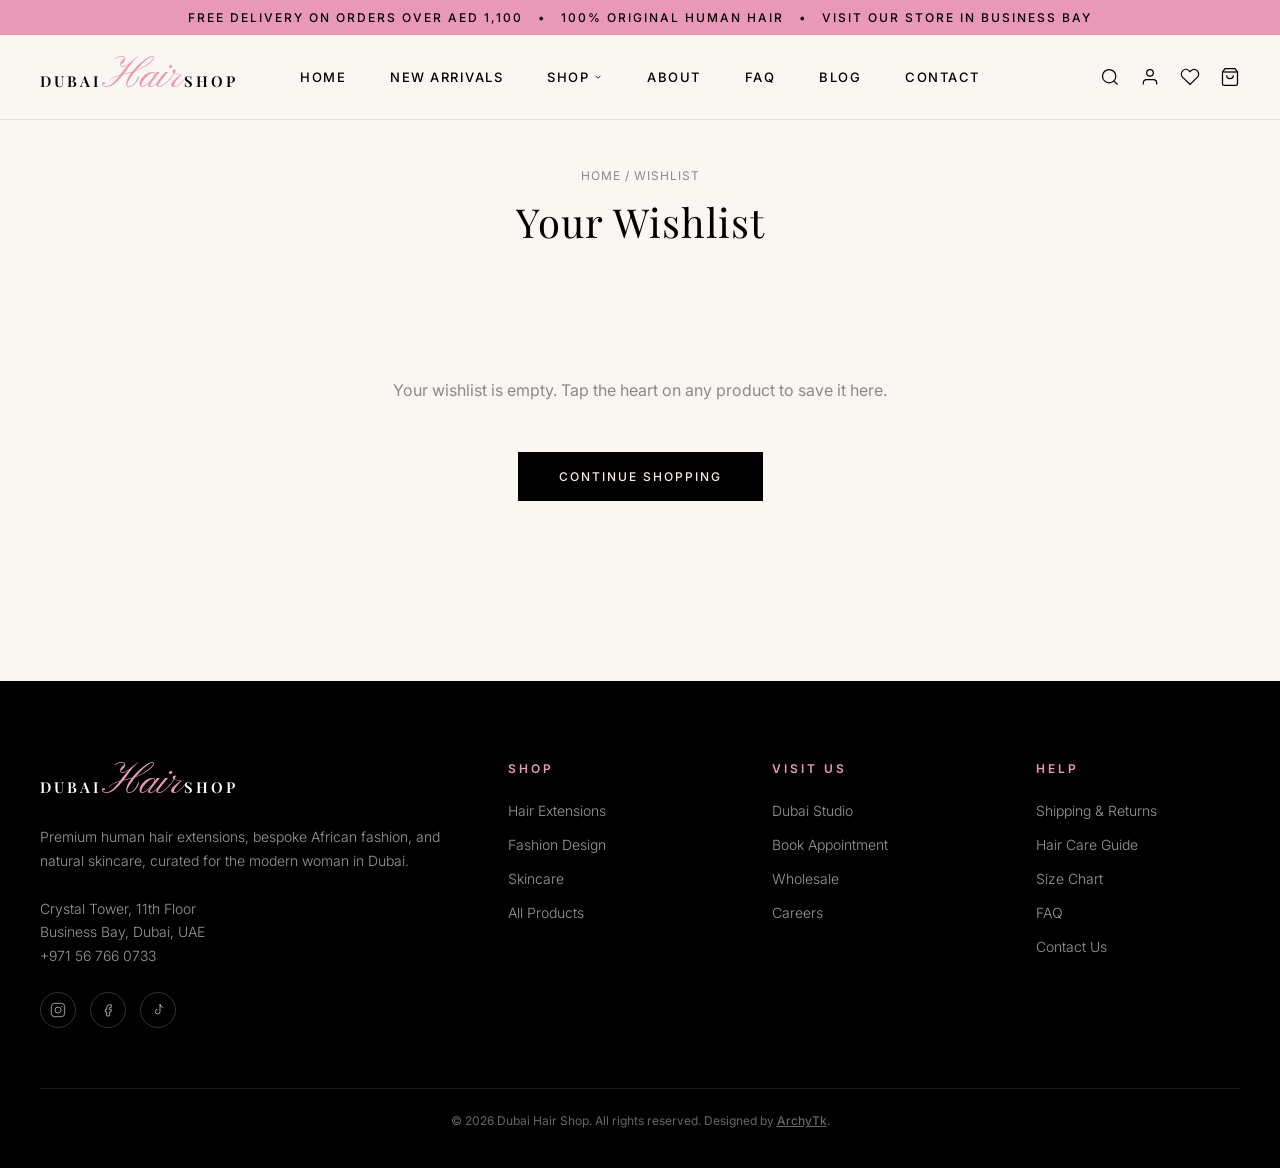
<file: wishlist.html>
<!DOCTYPE html>
<html lang="en">
<head>
<meta charset="UTF-8">
<meta name="viewport" content="width=device-width, initial-scale=1.0">
<title>Your Wishlist | Dubai Hair Shop</title>
<link rel="icon" type="image/svg+xml" href="favicon.svg">
<link href="https://fonts.googleapis.com/css2?family=Playfair+Display:wght@400;500;600&family=Pinyon+Script&family=Inter:wght@300;400;500;600&display=swap" rel="stylesheet">
<link rel="stylesheet" href="css/style.css?v=2">
</head>
<body>

<!-- Announcement -->
<div class="announcement-bar">
  <span>Free delivery on orders over AED 1,100 &nbsp; • &nbsp; 100% Original Human Hair &nbsp; • &nbsp; Visit Our Store in Business Bay</span>
</div>

<!-- Navigation -->
<nav class="dhs-nav">
  <a class="nav-logo" href="index.html"><span class="logo-word">Dubai</span><span class="logo-accent">Hair</span><span class="logo-word">Shop</span></a>
  <ul class="nav-links">
    <li><a href="index.html">Home</a></li>
    <li><a href="shop.html?new=1">New Arrivals</a></li>
    <li class="nav-has-dropdown">
      <a href="shop.html">Shop
        <svg class="nav-caret" viewBox="0 0 24 24" width="10" height="10" fill="none" stroke="currentColor" stroke-width="2"><path d="m6 9 6 6 6-6"/></svg>
      </a>
      <ul class="nav-dropdown">
        <li><a href="shop.html?category=hair-extensions">Hair Extensions</a></li>
        <li><a href="shop.html?category=fashion-design">Fashion Design</a></li>
        <li><a href="shop.html?category=natural-skincare">Skincare</a></li>
      </ul>
    </li>
    <li><a href="about.html">About</a></li>
    <li><a href="faq.html">FAQ</a></li>
    <li><a href="blog.html">Blog</a></li>
    <li><a href="contact.html">Contact</a></li>
  </ul>
  <div class="nav-actions">
    <button type="button" class="nav-icon-wrap nav-icon-btn" data-search-trigger aria-label="Search">
      <svg class="nav-icon nav-icon-search" viewBox="0 0 24 24"><circle cx="11" cy="11" r="8"/><path d="m21 21-4.35-4.35"/></svg>
    </button>
    <a class="nav-icon-wrap" href="account.html" aria-label="My Account">
      <svg class="nav-icon nav-icon-account" viewBox="0 0 24 24"><path d="M20 21v-2a4 4 0 0 0-4-4H8a4 4 0 0 0-4 4v2"/><circle cx="12" cy="7" r="4"/></svg>
    </a>
    <a class="nav-icon-wrap" href="wishlist.html" aria-label="View wishlist">
      <svg class="nav-icon" viewBox="0 0 24 24"><path d="M20.8 4.6a5.5 5.5 0 0 0-7.8 0L12 5.6l-1-1a5.5 5.5 0 0 0-7.8 7.8l1 1L12 21l7.8-7.6 1-1a5.5 5.5 0 0 0 0-7.8z"/></svg>
      <span class="nav-wishlist-badge wishlist-badge" hidden>0</span>
    </a>
    <a class="nav-icon-wrap" href="cart.html" aria-label="View cart">
      <svg class="nav-icon" viewBox="0 0 24 24"><path d="M6 2 3 6v14a2 2 0 0 0 2 2h14a2 2 0 0 0 2-2V6l-3-4z"/><line x1="3" y1="6" x2="21" y2="6"/><path d="M16 10a4 4 0 0 1-8 0"/></svg>
      <span class="nav-cart-badge cart-badge" hidden>0</span>
    </a>
    <button class="nav-hamburger" aria-label="Open menu" aria-expanded="false">
      <svg viewBox="0 0 24 24" fill="none" stroke="currentColor" stroke-width="1.5"><line x1="3" y1="6" x2="21" y2="6"/><line x1="3" y1="12" x2="21" y2="12"/><line x1="3" y1="18" x2="21" y2="18"/></svg>
    </button>
  </div>
</nav>

<!-- Search -->
<div class="search-overlay" id="searchOverlay">
  <div class="search-panel">
    <form class="search-form" id="searchForm">
      <svg class="search-form-icon" viewBox="0 0 24 24" fill="none" stroke="currentColor" stroke-width="1.5"><circle cx="11" cy="11" r="8"/><path d="m21 21-4.35-4.35"/></svg>
      <input type="search" id="searchInput" class="search-input" placeholder="Search hair, fashion, skincare..." autocomplete="off">
      <button type="button" class="search-close" id="searchCloseBtn" aria-label="Close search">
        <svg viewBox="0 0 24 24" fill="none" stroke="currentColor" stroke-width="1.5"><line x1="18" y1="6" x2="6" y2="18"/><line x1="6" y1="6" x2="18" y2="18"/></svg>
      </button>
    </form>
    <div class="search-results" id="searchResults"></div>
  </div>
</div>

<!-- Mobile Nav -->
<div class="mobile-nav-overlay"></div>
<div class="mobile-nav">
  <button class="mobile-nav-close" aria-label="Close menu">
    <svg viewBox="0 0 24 24" fill="none" stroke="currentColor" stroke-width="1.5"><line x1="18" y1="6" x2="6" y2="18"/><line x1="6" y1="6" x2="18" y2="18"/></svg>
  </button>
  <div class="mobile-nav-actions">
    <button type="button" class="mobile-nav-action" data-search-trigger>
      <svg viewBox="0 0 24 24" fill="none" stroke="currentColor" stroke-width="1.5"><circle cx="11" cy="11" r="8"/><path d="m21 21-4.35-4.35"/></svg>
      Search
    </button>
    <a href="account.html" class="mobile-nav-action">
      <svg viewBox="0 0 24 24" fill="none" stroke="currentColor" stroke-width="1.5"><path d="M20 21v-2a4 4 0 0 0-4-4H8a4 4 0 0 0-4 4v2"/><circle cx="12" cy="7" r="4"/></svg>
      My Account
    </a>
  </div>
  <ul class="mobile-nav-links">
    <li><a href="index.html">Home</a></li>
    <li><a href="shop.html?new=1">New Arrivals</a></li>
    <li><a href="shop.html">Shop</a></li>
    <li><a href="about.html">About</a></li>
    <li><a href="faq.html">FAQ</a></li>
    <li><a href="blog.html">Blog</a></li>
    <li><a href="contact.html">Contact</a></li>
  </ul>
</div>

<!-- Page Header -->
<div class="page-header">
  <p class="breadcrumb"><a href="index.html">Home</a> / Wishlist</p>
  <h1 class="page-title">Your Wishlist</h1>
</div>

<!-- Wishlist -->
<div class="wishlist-page">
  <div id="wishlistContent">
    <div class="products-grid shop-products-grid" id="wishlistGrid"></div>
  </div>
  <div class="cart-empty" id="wishlistEmpty" hidden>
    <p class="cart-empty-text">Your wishlist is empty. Tap the heart on any product to save it here.</p>
    <a class="checkout-btn cart-empty-btn" href="shop.html">Continue Shopping</a>
  </div>
</div>

<!-- Footer -->
<footer class="footer">
  <div class="footer-grid">
    <div>
      <div class="footer-brand"><span class="logo-word">Dubai</span><span class="logo-accent">Hair</span><span class="logo-word">Shop</span></div>
      <p class="footer-desc">Premium human hair extensions, bespoke African fashion, and natural skincare, curated for the modern woman in Dubai.</p>
      <p class="footer-desc" style="margin-bottom:0;">Crystal Tower, 11th Floor<br>Business Bay, Dubai, UAE<br>+971 56 766 0733</p>
      <div class="social-links">
        <a class="social-icon" href="#" aria-label="Instagram">
          <svg viewBox="0 0 24 24" fill="none" stroke="currentColor" stroke-width="1.5"><rect x="2" y="2" width="20" height="20" rx="5"/><circle cx="12" cy="12" r="4.5"/><circle cx="17.5" cy="6.5" r="1" fill="currentColor" stroke="none"/></svg>
        </a>
        <a class="social-icon" href="#" aria-label="Facebook">
          <svg viewBox="0 0 24 24" fill="none" stroke="currentColor" stroke-width="1.5"><path d="M15 8h2V4h-2a5 5 0 0 0-5 5v2H8v4h2v6h4v-6h2.5l.5-4H14V9a1 1 0 0 1 1-1z"/></svg>
        </a>
        <a class="social-icon" href="#" aria-label="TikTok">
          <svg viewBox="0 0 24 24" fill="none" stroke="currentColor" stroke-width="1.5"><path d="M15 3v11.5a3.5 3.5 0 1 1-3.5-3.5"/><path d="M15 3a5 5 0 0 0 5 5"/></svg>
        </a>
      </div>
    </div>
    <div>
      <div class="footer-title">Shop</div>
      <ul class="footer-links">
        <li><a href="shop.html?category=hair-extensions">Hair Extensions</a></li>
        <li><a href="shop.html?category=fashion-design">Fashion Design</a></li>
        <li><a href="shop.html?category=natural-skincare">Skincare</a></li>
        <li><a href="shop.html">All Products</a></li>
      </ul>
    </div>
    <div>
      <div class="footer-title">Visit us</div>
      <ul class="footer-links">
        <li><a href="about.html#visit">Dubai Studio</a></li>
        <li><a href="contact.html">Book Appointment</a></li>
        <li><a href="#">Wholesale</a></li>
        <li><a href="#">Careers</a></li>
      </ul>
    </div>
    <div>
      <div class="footer-title">Help</div>
      <ul class="footer-links">
        <li><a href="shipping-returns.html">Shipping & Returns</a></li>
        <li><a href="hair-care-guide.html">Hair Care Guide</a></li>
        <li><a href="size-chart.html">Size Chart</a></li>
        <li><a href="faq.html">FAQ</a></li>
        <li><a href="contact.html">Contact Us</a></li>
      </ul>
    </div>
  </div>
  <div class="footer-bottom">
    &copy; 2026 Dubai Hair Shop. All rights reserved. Designed by <a href="https://www.linkedin.com/in/archbell-maunganidze/" target="_blank" rel="noopener">ArchyTk</a>.
  </div>
</footer>

<!-- Mobile Bottom Nav -->
<nav class="mobile-bottom-nav">
  <a href="shop.html" class="bottom-nav-item">
    <svg class="bottom-nav-icon" viewBox="0 0 24 24" fill="none" stroke="currentColor" stroke-width="1.5"><rect x="3" y="3" width="7" height="7" rx="1"/><rect x="14" y="3" width="7" height="7" rx="1"/><rect x="3" y="14" width="7" height="7" rx="1"/><rect x="14" y="14" width="7" height="7" rx="1"/></svg>
    <span class="bottom-nav-label">Shop</span>
  </a>
  <a href="wishlist.html" class="bottom-nav-item">
    <span class="bottom-nav-icon-wrap">
      <svg class="bottom-nav-icon" viewBox="0 0 24 24" fill="none" stroke="currentColor" stroke-width="1.5"><path d="M20.8 4.6a5.5 5.5 0 0 0-7.8 0L12 5.6l-1-1a5.5 5.5 0 0 0-7.8 7.8l1 1L12 21l7.8-7.6 1-1a5.5 5.5 0 0 0 0-7.8z"/></svg>
      <span class="bottom-nav-badge wishlist-badge" hidden>0</span>
    </span>
    <span class="bottom-nav-label">Wishlist</span>
  </a>
  <button type="button" class="bottom-nav-item" data-search-trigger>
    <svg class="bottom-nav-icon" viewBox="0 0 24 24" fill="none" stroke="currentColor" stroke-width="1.5"><circle cx="11" cy="11" r="8"/><path d="m21 21-4.35-4.35"/></svg>
    <span class="bottom-nav-label">Search</span>
  </button>
  <a href="account.html" class="bottom-nav-item">
    <svg class="bottom-nav-icon" viewBox="0 0 24 24" fill="none" stroke="currentColor" stroke-width="1.5"><path d="M20 21v-2a4 4 0 0 0-4-4H8a4 4 0 0 0-4 4v2"/><circle cx="12" cy="7" r="4"/></svg>
    <span class="bottom-nav-label">Account</span>
  </a>
  <a href="cart.html" class="bottom-nav-item">
    <span class="bottom-nav-icon-wrap">
      <svg class="bottom-nav-icon" viewBox="0 0 24 24" fill="none" stroke="currentColor" stroke-width="1.5"><path d="M6 2 3 6v14a2 2 0 0 0 2 2h14a2 2 0 0 0 2-2V6l-3-4z"/><line x1="3" y1="6" x2="21" y2="6"/><path d="M16 10a4 4 0 0 1-8 0"/></svg>
      <span class="bottom-nav-badge cart-badge" hidden>0</span>
    </span>
    <span class="bottom-nav-label">Cart</span>
  </a>
</nav>

<script src="js/products.js"></script>
<script src="js/cart.js"></script>
<script src="js/wishlist.js"></script>
<script src="js/product-card.js"></script>
<script src="js/search.js"></script>
<script src="js/wishlist-page.js"></script>
<script src="js/mobile-nav.js?v=2"></script>

</body>
</html>
</file>
<file: css/style.css>
:root {
  --dhs-plum: #000000;
  --dhs-rose: #e998b7;
  --dhs-champagne: #f5ede4;
  --dhs-cream: #faf7f3;
  --dhs-black: #000000;
  --dhs-gray: #8a8a8a;
  --dhs-light-gray: #e8e4e0;
}
* {
  margin: 0;
  padding: 0;
  box-sizing: border-box;
}
[hidden] {
  display: none !important;
}
html {
  scroll-behavior: smooth;
}
body {
  font-family: "Inter", sans-serif;
  color: var(--dhs-black);
  background: var(--dhs-cream);
}

/* Announcement Bar */
.announcement-bar {
  background: var(--dhs-rose);
  color: var(--dhs-plum);
  padding: 10px 0;
  font-size: 12px;
  letter-spacing: 2px;
  text-transform: uppercase;
  text-align: center;
  font-weight: 500;
  overflow: hidden;
  white-space: nowrap;
}
.announcement-bar span {
  display: inline-block;
  animation: marquee 20s linear infinite;
}
@keyframes marquee {
  0% {
    transform: translateX(100%);
  }
  100% {
    transform: translateX(-100%);
  }
}

/* Navigation */
.dhs-nav {
  display: grid;
  grid-template-columns: 1fr auto 1fr;
  align-items: center;
  padding: 20px 40px;
  background: rgba(250, 247, 243, 0.95);
  backdrop-filter: blur(10px);
  position: sticky;
  top: 0;
  z-index: 100;
  border-bottom: 1px solid var(--dhs-light-gray);
}
.nav-links {
  display: flex;
  align-items: center;
  gap: 44px;
  list-style: none;
}
.nav-links li {
  display: flex;
  align-items: center;
}
.nav-links a {
  display: flex;
  align-items: center;
  gap: 4px;
  text-decoration: none;
  color: var(--dhs-black);
  font-size: 13px;
  letter-spacing: 1.5px;
  text-transform: uppercase;
  font-weight: 500;
  transition: color 0.3s;
  position: relative;
}
.nav-links a::after {
  content: "";
  position: absolute;
  bottom: -4px;
  left: 0;
  width: 0;
  height: 1px;
  background: var(--dhs-rose);
  transition: width 0.3s;
}
.nav-links a:hover {
  color: var(--dhs-rose);
}
.nav-links a:hover::after {
  width: 100%;
}

/* Shop Dropdown */
.nav-has-dropdown {
  position: relative;
}
.nav-caret {
  transition: transform 0.3s;
}
.nav-has-dropdown:hover .nav-caret {
  transform: rotate(180deg);
}
.nav-dropdown {
  position: absolute;
  top: 100%;
  left: 50%;
  transform: translate(-50%, 8px);
  min-width: 160px;
  background: var(--dhs-cream);
  border: 1px solid var(--dhs-light-gray);
  list-style: none;
  padding: 10px 0;
  opacity: 0;
  visibility: hidden;
  transition: opacity 0.25s, transform 0.25s, visibility 0.25s;
  z-index: 110;
}
.nav-has-dropdown:hover .nav-dropdown {
  opacity: 1;
  visibility: visible;
  transform: translate(-50%, 0);
}
.nav-dropdown li {
  display: block;
}
.nav-dropdown a {
  display: block;
  padding: 10px 24px;
  font-size: 12px;
  letter-spacing: 1px;
  text-transform: uppercase;
  color: var(--dhs-black);
  text-decoration: none;
  white-space: nowrap;
}
.nav-dropdown a::after {
  display: none;
}
.nav-dropdown a:hover {
  color: var(--dhs-rose);
  background: white;
}

.nav-logo {
  display: flex;
  align-items: baseline;
  gap: 3px;
  font-family: "Playfair Display", serif;
  text-decoration: none;
}
.logo-word {
  font-size: 15px;
  font-weight: 600;
  letter-spacing: 3px;
  text-transform: uppercase;
  color: var(--dhs-plum);
}
.logo-accent {
  font-family: "Pinyon Script", cursive;
  font-size: 44px;
  font-style: normal;
  font-weight: 400;
  letter-spacing: 0;
  line-height: 1;
  color: var(--dhs-rose);
  margin: 0 -2px;
}
.nav-actions {
  display: flex;
  gap: 20px;
  align-items: center;
  justify-self: end;
}
.nav-icon {
  width: 20px;
  height: 20px;
  cursor: pointer;
  stroke: var(--dhs-black);
  fill: none;
  stroke-width: 1.5;
  transition: stroke 0.3s;
}
.nav-icon:hover {
  stroke: var(--dhs-rose);
}
.nav-hamburger {
  display: none;
  width: 22px;
  height: 22px;
  padding: 0;
  border: none;
  background: none;
  color: var(--dhs-black);
  cursor: pointer;
  align-items: center;
  justify-content: center;
  transition: color 0.3s;
}
.nav-hamburger svg {
  width: 100%;
  height: 100%;
}
.nav-hamburger:hover {
  color: var(--dhs-rose);
}

/* Mobile Nav */
.mobile-nav-overlay {
  position: fixed;
  inset: 0;
  background: rgba(0, 0, 0, 0.45);
  z-index: 199;
  opacity: 0;
  visibility: hidden;
  transition: opacity 0.35s ease;
}
.mobile-nav-overlay.open {
  opacity: 1;
  visibility: visible;
}
.mobile-nav {
  position: fixed;
  top: 0;
  right: -100%;
  width: 300px;
  max-width: 82vw;
  height: 100vh;
  background: var(--dhs-cream);
  z-index: 200;
  padding: 100px 40px 40px;
  box-shadow: -8px 0 32px rgba(0, 0, 0, 0.12);
  transition: right 0.4s ease;
}
.mobile-nav.open {
  right: 0;
}
.mobile-nav-close {
  position: absolute;
  top: 28px;
  right: 28px;
  width: 22px;
  height: 22px;
  padding: 0;
  border: none;
  background: none;
  color: var(--dhs-black);
  cursor: pointer;
}
.mobile-nav-close svg {
  width: 100%;
  height: 100%;
}
.mobile-nav-close:hover {
  color: var(--dhs-rose);
}
.mobile-nav-actions {
  display: flex;
  flex-direction: column;
  gap: 20px;
  margin-bottom: 32px;
  padding-bottom: 32px;
  border-bottom: 1px solid var(--dhs-light-gray);
}
.mobile-nav-action {
  display: flex;
  align-items: center;
  gap: 12px;
  text-decoration: none;
  color: var(--dhs-black);
  font-size: 15px;
  letter-spacing: 1.5px;
  text-transform: uppercase;
  font-weight: 500;
  transition: color 0.3s;
}
.mobile-nav-action svg {
  width: 18px;
  height: 18px;
  flex-shrink: 0;
}
.mobile-nav-action:hover {
  color: var(--dhs-rose);
}
.mobile-nav-links {
  list-style: none;
  display: flex;
  flex-direction: column;
  gap: 28px;
}
.mobile-nav-links a {
  text-decoration: none;
  color: var(--dhs-black);
  font-size: 15px;
  letter-spacing: 1.5px;
  text-transform: uppercase;
  font-weight: 500;
  transition: color 0.3s;
}
.mobile-nav-links a:hover {
  color: var(--dhs-rose);
}

/* Search Overlay */
.search-overlay {
  position: fixed;
  inset: 0;
  z-index: 300;
  background: rgba(0, 0, 0, 0.45);
  opacity: 0;
  visibility: hidden;
  transition: opacity 0.3s ease, visibility 0.3s ease;
  padding: 90px 20px 20px;
  overflow-y: auto;
}
.search-overlay.open {
  opacity: 1;
  visibility: visible;
}
.search-panel {
  max-width: 640px;
  margin: 0 auto;
  background: var(--dhs-cream);
  border-radius: 4px;
  box-shadow: 0 20px 60px rgba(0, 0, 0, 0.25);
  overflow: hidden;
  transform: translateY(-16px);
  transition: transform 0.3s ease;
}
.search-overlay.open .search-panel {
  transform: translateY(0);
}
.search-form {
  display: flex;
  align-items: center;
  gap: 14px;
  padding: 18px 20px;
  border-bottom: 1px solid var(--dhs-light-gray);
}
.search-form-icon {
  width: 20px;
  height: 20px;
  flex-shrink: 0;
  stroke: var(--dhs-gray);
  fill: none;
  stroke-width: 1.5;
}
.search-input {
  flex: 1;
  border: none;
  outline: none;
  background: none;
  font-family: "Inter", sans-serif;
  font-size: 16px;
  color: var(--dhs-black);
}
.search-input::placeholder {
  color: var(--dhs-gray);
}
.search-close {
  width: 18px;
  height: 18px;
  padding: 0;
  border: none;
  background: none;
  color: var(--dhs-black);
  cursor: pointer;
  flex-shrink: 0;
}
.search-close svg {
  width: 100%;
  height: 100%;
}
.search-close:hover {
  color: var(--dhs-rose);
}
.search-results {
  max-height: 60vh;
  overflow-y: auto;
}
.search-hint,
.search-empty {
  padding: 32px 20px;
  text-align: center;
  color: var(--dhs-gray);
  font-size: 14px;
}
.search-result-item {
  display: flex;
  align-items: center;
  gap: 14px;
  padding: 12px 20px;
  text-decoration: none;
  color: var(--dhs-black);
  transition: background 0.2s;
}
.search-result-item:hover {
  background: var(--dhs-champagne);
}
.search-result-media {
  width: 48px;
  height: 48px;
  border-radius: 4px;
  overflow: hidden;
  flex-shrink: 0;
}
.search-result-media img {
  width: 100%;
  height: 100%;
  object-fit: cover;
}
.search-result-media .product-placeholder {
  width: 100%;
  height: 100%;
}
.search-result-media .product-placeholder-initials {
  font-size: 12px;
}
.search-result-info {
  flex: 1;
  min-width: 0;
  display: flex;
  flex-direction: column;
  gap: 2px;
}
.search-result-name {
  font-size: 14px;
  font-weight: 500;
  white-space: nowrap;
  overflow: hidden;
  text-overflow: ellipsis;
}
.search-result-category {
  font-size: 12px;
  color: var(--dhs-gray);
}
.search-result-price {
  font-size: 14px;
  color: var(--dhs-rose);
  flex-shrink: 0;
}
.search-view-all {
  display: block;
  padding: 14px 20px;
  text-align: center;
  font-size: 13px;
  letter-spacing: 1px;
  text-transform: uppercase;
  font-weight: 600;
  color: var(--dhs-black);
  text-decoration: none;
  border-top: 1px solid var(--dhs-light-gray);
  transition: color 0.3s;
}
.search-view-all:hover {
  color: var(--dhs-rose);
}

/* Hero */
.hero {
  position: relative;
  height: 85vh;
  min-height: 600px;
  overflow: hidden;
  background: linear-gradient(135deg, #e8ddd4 0%, #d4c4b5 50%, #c9b8a8 100%);
}
.hero-slide {
  display: flex;
  align-items: center;
  justify-content: center;
  background-position: center;
  background-size: cover;
}
.hero-overlay {
  position: absolute;
  inset: 0;
  background: linear-gradient(
    to bottom,
    rgba(0, 0, 0, 0.15) 0%,
    rgba(0, 0, 0, 0.4) 100%
  );
}
.hero-content {
  position: relative;
  text-align: center;
  color: white;
  z-index: 2;
  max-width: 800px;
  padding: 0 24px;
  margin-top: 210px;
}
.hero-subtitle {
  font-size: 12px;
  letter-spacing: 4px;
  text-transform: uppercase;
  margin-bottom: 20px;
  opacity: 0.9;
  font-weight: 500;
}
.hero-title {
  font-family: "Playfair Display", serif;
  font-size: clamp(36px, 6vw, 64px);
  font-weight: 400;
  line-height: 1.1;
  margin-bottom: 24px;
  letter-spacing: 2px;
}
.hero-desc {
  font-size: 15px;
  line-height: 1.7;
  opacity: 0.9;
  margin-bottom: 40px;
  font-weight: 300;
  max-width: 500px;
  margin-left: auto;
  margin-right: auto;
}
.hero-cta {
  display: inline-flex;
  align-items: center;
  gap: 12px;
  margin-top: 20px;
  padding: 16px 40px;
  background: var(--dhs-plum);
  color: var(--dhs-champagne);
  text-decoration: none;
  font-size: 12px;
  letter-spacing: 3px;
  text-transform: uppercase;
  font-weight: 500;
  border: 1px solid var(--dhs-plum);
  transition: all 0.4s;
  cursor: pointer;
}
.hero-cta:hover {
  background: transparent;
  color: white;
  border-color: white;
}

.hero-arrow {
  position: absolute;
  top: 50%;
  transform: translateY(-50%);
  width: 64px;
  height: 64px;
  border-radius: 50%;
  border: 1px solid rgba(255, 255, 255, 0.6);
  background: rgba(255, 255, 255, 0.05);
  color: white;
  display: flex;
  align-items: center;
  justify-content: center;
  cursor: pointer;
  z-index: 3;
}
.hero-arrow svg {
  width: 24px;
  height: 24px;
  transition: all 0.3s;
}
.hero-arrow:hover {
  background: var(--dhs-rose);
  border-color: var(--dhs-rose);
  color: var(--dhs-plum);
}
.hero-arrow-prev {
  left: 40px;
}
.hero-arrow-next {
  right: 40px;
}

.hero-dots.swiper-pagination {
  position: absolute;
  bottom: 32px;
  left: 50%;
  transform: translateX(-50%);
  display: flex;
  gap: 10px;
  z-index: 3;
  width: auto;
}
.hero-dots .swiper-pagination-bullet {
  width: 9px;
  height: 9px;
  margin: 0;
  border-radius: 50%;
  background: rgba(255, 255, 255, 0.4);
  opacity: 1;
  cursor: pointer;
  transition: all 0.3s;
}
.hero-dots .swiper-pagination-bullet-active {
  background: white;
  transform: scale(1.2);
}

@media (max-width: 900px) {
  .hero-arrow {
    display: none;
  }
}

/* Ticker */
.ticker {
  background: var(--dhs-plum);
  color: var(--dhs-champagne);
  padding: 14px 0;
  overflow: hidden;
  white-space: nowrap;
  font-size: 11px;
  letter-spacing: 3px;
  text-transform: uppercase;
  font-weight: 500;
}
.ticker-inner {
  display: inline-flex;
  gap: 48px;
  animation: ticker-scroll 30s linear infinite;
}
.ticker-item {
  display: flex;
  align-items: center;
  gap: 12px;
}
.ticker-dot {
  width: 4px;
  height: 4px;
  background: var(--dhs-rose);
  border-radius: 50%;
  display: inline-block;
}
@keyframes ticker-scroll {
  0% {
    transform: translateX(0);
  }
  100% {
    transform: translateX(-50%);
  }
}

/* Section Headers */
.section-header {
  text-align: center;
  padding: 56px 24px 40px;
  scroll-margin-top: 80px;
}
.section-label {
  font-size: 11px;
  letter-spacing: 4px;
  text-transform: uppercase;
  color: var(--dhs-rose);
  font-weight: 600;
  margin-bottom: 12px;
}
.section-title {
  font-family: "Playfair Display", serif;
  font-size: clamp(28px, 4vw, 40px);
  font-weight: 400;
  color: var(--dhs-black);
  margin: 0;
  letter-spacing: 1px;
}
.section-sub {
  font-size: 14px;
  color: var(--dhs-gray);
  margin-top: 12px;
  font-weight: 300;
}

/* Categories */
.categories {
  display: grid;
  grid-template-columns: repeat(3, 1fr);
  gap: 20px;
  padding: 0 40px 56px;
  max-width: 1200px;
  margin: 0 auto;
}
.category-card {
  position: relative;
  aspect-ratio: 3/4;
  overflow: hidden;
  cursor: pointer;
  background: var(--dhs-light-gray);
  border-radius: 12px;
  scroll-margin-top: 100px;
}
.category-card img {
  width: 100%;
  height: 100%;
  object-fit: cover;
  transition: transform 0.8s;
}
.category-card:hover img {
  transform: scale(1.05);
}
.category-label {
  position: absolute;
  bottom: 0;
  left: 0;
  right: 0;
  padding: 32px 24px;
  background: linear-gradient(to top, rgba(0, 0, 0, 0.6) 0%, transparent 100%);
  color: white;
  font-size: 13px;
  letter-spacing: 3px;
  text-transform: uppercase;
  font-weight: 500;
  transition: padding 0.4s;
}
.category-card:hover .category-label {
  padding-bottom: 40px;
}

/* Products */
.products-grid {
  display: grid;
  grid-template-columns: repeat(4, 1fr);
  gap: 24px;
  padding: 0 40px 56px;
  max-width: 1200px;
  margin: 0 auto;
}
.product-card {
  position: relative;
  cursor: pointer;
}
.product-img-wrap {
  position: relative;
  aspect-ratio: 3/4;
  overflow: hidden;
  background: var(--dhs-light-gray);
  margin-bottom: 16px;
  border-radius: 12px;
}
.product-img-wrap img {
  width: 100%;
  height: 100%;
  object-fit: cover;
  transition: transform 0.6s;
}
.product-card:hover .product-img-wrap img {
  transform: scale(1.04);
}
.product-badge {
  position: absolute;
  top: 12px;
  left: 12px;
  padding: 6px 12px;
  background: var(--dhs-plum);
  color: var(--dhs-champagne);
  font-size: 10px;
  letter-spacing: 2px;
  text-transform: uppercase;
  font-weight: 500;
  border-radius: 4px;
}
.product-name {
  font-size: 14px;
  font-weight: 500;
  color: var(--dhs-black);
  margin-bottom: 6px;
  letter-spacing: 0.5px;
}
.product-price {
  font-size: 14px;
  color: var(--dhs-rose);
  font-weight: 600;
}
.product-price .original {
  text-decoration: line-through;
  color: var(--dhs-gray);
  margin-left: 8px;
  font-weight: 400;
}

/* About Page */
.about-story,
.about-founder {
  display: grid;
  grid-template-columns: 1fr 1fr;
  gap: 0;
  max-width: 1200px;
  margin: 0 auto 24px;
  background: white;
  border-radius: 12px;
  overflow: hidden;
}
.about-story-img,
.about-founder-img {
  aspect-ratio: 1;
  overflow: hidden;
}
.about-story-img img,
.about-founder-img img {
  width: 100%;
  height: 100%;
  object-fit: cover;
}
.about-story-content,
.about-founder-content {
  padding: 80px 60px;
  display: flex;
  flex-direction: column;
  justify-content: center;
}
.about-founder .about-founder-img {
  order: 2;
}
.about-text {
  font-size: 15px;
  line-height: 1.8;
  color: var(--dhs-gray);
  margin-bottom: 24px;
  font-weight: 300;
}
.about-values {
  display: grid;
  grid-template-columns: repeat(3, 1fr);
  gap: 40px;
  padding: 0 40px 80px;
  max-width: 1000px;
  margin: 0 auto;
  text-align: center;
}
.about-value-icon-wrap {
  width: 88px;
  height: 88px;
  margin: 0 auto 20px;
  border-radius: 50%;
  background: var(--dhs-rose);
  display: flex;
  align-items: center;
  justify-content: center;
}
.about-value-icon {
  width: 36px;
  height: 36px;
  stroke: var(--dhs-plum);
  fill: none;
  stroke-width: 1.2;
}
.about-value-title {
  font-size: 13px;
  letter-spacing: 3px;
  text-transform: uppercase;
  font-weight: 600;
  margin-bottom: 12px;
  color: var(--dhs-black);
}
.about-value-desc {
  font-size: 14px;
  line-height: 1.7;
  color: var(--dhs-gray);
  font-weight: 300;
}

@media (max-width: 900px) {
  .about-story,
  .about-founder {
    grid-template-columns: 1fr;
  }
  .about-founder .about-founder-img {
    order: 0;
  }
  .about-story-content,
  .about-founder-content {
    padding: 48px 32px;
  }
  .about-values {
    grid-template-columns: 1fr;
  }
}

/* Featured Category View More */
.view-more-wrap {
  text-align: center;
  padding: 0 24px 56px;
}
.view-more-btn {
  display: inline-flex;
  padding: 14px 40px;
  border: 1px solid var(--dhs-black);
  color: var(--dhs-black);
  text-decoration: none;
  font-size: 11px;
  letter-spacing: 3px;
  text-transform: uppercase;
  font-weight: 500;
  transition: all 0.3s;
  cursor: pointer;
  background: transparent;
}
.view-more-btn:hover {
  background: var(--dhs-plum);
  color: var(--dhs-champagne);
  border-color: var(--dhs-plum);
}

/* Blog Page */
.blog-page {
  max-width: 1200px;
  margin: 0 auto;
  padding: 0 40px 80px;
}
.blog-category-tag {
  position: absolute;
  top: 16px;
  left: 16px;
  padding: 6px 14px;
  background: white;
  color: var(--dhs-black);
  font-size: 10px;
  letter-spacing: 2px;
  text-transform: uppercase;
  font-weight: 600;
}
.blog-featured {
  display: grid;
  grid-template-columns: 1.1fr 1fr;
  gap: 0;
  background: white;
  border-radius: 12px;
  overflow: hidden;
  text-decoration: none;
  color: inherit;
  margin-bottom: 56px;
}
.blog-featured-media {
  position: relative;
  min-height: 320px;
}
.blog-featured-content {
  padding: 56px;
  display: flex;
  flex-direction: column;
  justify-content: center;
}
.blog-meta {
  font-size: 12px;
  letter-spacing: 0.5px;
  color: var(--dhs-gray);
  margin-bottom: 14px;
  display: block;
}
.blog-featured-title {
  font-family: "Playfair Display", serif;
  font-size: clamp(24px, 2.6vw, 32px);
  font-weight: 400;
  line-height: 1.25;
  margin-bottom: 16px;
}
.blog-excerpt {
  font-size: 14px;
  line-height: 1.7;
  color: var(--dhs-gray);
  font-weight: 300;
  margin-bottom: 20px;
}
.blog-read-more {
  display: inline-flex;
  align-items: center;
  gap: 8px;
  font-size: 11px;
  letter-spacing: 2px;
  text-transform: uppercase;
  font-weight: 600;
  color: var(--dhs-plum);
}
.blog-grid {
  display: grid;
  grid-template-columns: repeat(3, 1fr);
  gap: 32px;
}
.blog-card {
  text-decoration: none;
  color: inherit;
  display: block;
}
.blog-card-media {
  position: relative;
  aspect-ratio: 4/3;
  border-radius: 12px;
  overflow: hidden;
  margin-bottom: 16px;
}
.blog-card-title {
  font-family: "Playfair Display", serif;
  font-size: 19px;
  font-weight: 400;
  line-height: 1.35;
  margin-bottom: 10px;
  color: var(--dhs-black);
}
.blog-card .blog-excerpt {
  margin-bottom: 0;
}

@media (max-width: 900px) {
  .blog-page {
    padding: 0 20px 56px;
  }
  .blog-featured {
    grid-template-columns: 1fr;
  }
  .blog-featured-content {
    padding: 32px;
  }
  .blog-grid {
    grid-template-columns: repeat(2, 1fr);
  }
}
@media (max-width: 600px) {
  .blog-grid {
    grid-template-columns: 1fr;
  }
}

/* Testimonials */
.testimonials {
  background: white;
  padding: 0 40px 80px;
}
.testimonial-swiper {
  max-width: 1100px;
  margin: 0 auto;
  padding-bottom: 48px;
}
.testimonial-swiper .swiper-slide {
  height: auto;
}
.testimonial-dots.swiper-pagination {
  position: static;
  margin-top: 16px;
  display: flex;
  justify-content: center;
  gap: 10px;
  width: auto;
}
.testimonial-dots .swiper-pagination-bullet {
  width: 9px;
  height: 9px;
  margin: 0;
  border-radius: 50%;
  background: var(--dhs-light-gray);
  opacity: 1;
  cursor: pointer;
  transition: all 0.3s;
}
.testimonial-dots .swiper-pagination-bullet-active {
  background: var(--dhs-rose);
  transform: scale(1.2);
}
.testimonial-card {
  height: 100%;
  padding: 40px;
  border: 1px solid var(--dhs-light-gray);
  transition: all 0.4s;
}
.testimonial-card:hover {
  border-color: var(--dhs-rose);
  transform: translateY(-4px);
}
.stars {
  display: flex;
  gap: 4px;
  margin-bottom: 20px;
}
.star {
  width: 16px;
  height: 16px;
  fill: var(--dhs-rose);
}
.testimonial-text {
  font-size: 15px;
  line-height: 1.7;
  color: var(--dhs-black);
  margin-bottom: 24px;
  font-style: italic;
  font-weight: 300;
}
.testimonial-author {
  display: flex;
  align-items: center;
  gap: 16px;
}
.author-avatar {
  width: 44px;
  height: 44px;
  border-radius: 50%;
  object-fit: cover;
  background: var(--dhs-light-gray);
}
.author-name {
  font-size: 14px;
  font-weight: 600;
  color: var(--dhs-black);
}
.author-location {
  font-size: 12px;
  color: var(--dhs-gray);
  font-weight: 300;
}

/* Visit Us */
.visit-section {
  max-width: 1000px;
  margin: 0 auto;
  padding: 0 40px 80px;
  text-align: center;
}
.visit-text {
  font-size: 15px;
  line-height: 1.8;
  color: var(--dhs-gray);
  font-weight: 300;
  margin: 0 auto 48px;
  max-width: 700px;
}
.visit-grid {
  display: grid;
  grid-template-columns: 1fr 1fr;
  gap: 40px;
}
.visit-label {
  font-size: 15px;
  font-weight: 600;
  color: var(--dhs-black);
  margin-bottom: 8px;
}
.visit-desc {
  font-size: 15px;
  line-height: 1.7;
  color: var(--dhs-gray);
  font-weight: 300;
  margin-bottom: 24px;
}
.directions-btn {
  display: inline-flex;
  align-items: center;
  padding: 16px 32px;
  background: var(--dhs-plum);
  color: var(--dhs-champagne);
  text-decoration: none;
  font-size: 12px;
  letter-spacing: 3px;
  text-transform: uppercase;
  font-weight: 500;
  border: 1px solid var(--dhs-plum);
  transition: all 0.4s;
  cursor: pointer;
}
.directions-btn:hover {
  background: var(--dhs-rose);
  color: var(--dhs-plum);
  border-color: var(--dhs-rose);
}

@media (max-width: 900px) {
  .visit-grid { grid-template-columns: 1fr; gap: 32px; }
}

/* Newsletter */
.newsletter {
  background: var(--dhs-rose);
  padding: 80px 40px;
  text-align: center;
}
.newsletter-title {
  font-family: "Playfair Display", serif;
  font-size: clamp(24px, 3vw, 36px);
  color: var(--dhs-black);
  margin-bottom: 16px;
  font-weight: 400;
  letter-spacing: 1px;
}
.newsletter-sub {
  font-size: 14px;
  color: var(--dhs-black);
  opacity: 0.75;
  margin-bottom: 40px;
  font-weight: 400;
}
.newsletter-form {
  display: flex;
  gap: 0;
  max-width: 480px;
  margin: 0 auto;
}
.newsletter-input {
  flex: 1;
  padding: 16px 24px;
  border: none;
  background: white;
  color: var(--dhs-black);
  font-size: 14px;
  outline: none;
}
.newsletter-input::placeholder {
  color: var(--dhs-gray);
}
.newsletter-btn {
  padding: 16px 32px;
  background: var(--dhs-black);
  color: white;
  border: none;
  font-size: 11px;
  letter-spacing: 3px;
  text-transform: uppercase;
  font-weight: 600;
  cursor: pointer;
  transition: all 0.3s;
}
.newsletter-btn:hover {
  background: #333;
}

/* Footer */
.footer {
  background: var(--dhs-black);
  color: rgba(255, 255, 255, 0.6);
  padding: 80px 40px 40px;
}
.footer-grid {
  display: grid;
  grid-template-columns: 2fr 1fr 1fr 1fr;
  gap: 60px;
  max-width: 1200px;
  margin: 0 auto 60px;
}
.footer-brand {
  display: flex;
  align-items: baseline;
  gap: 3px;
  font-family: "Playfair Display", serif;
  margin-bottom: 20px;
}
.footer-brand .logo-word {
  color: white;
}
.footer-desc {
  font-size: 14px;
  line-height: 1.7;
  font-weight: 300;
  margin-bottom: 24px;
}
.social-links {
  display: flex;
  gap: 14px;
  margin-top: 24px;
}
.social-icon {
  width: 36px;
  height: 36px;
  display: flex;
  align-items: center;
  justify-content: center;
  border: 1px solid rgba(255, 255, 255, 0.2);
  border-radius: 50%;
  color: rgba(255, 255, 255, 0.6);
  transition: all 0.3s;
}
.social-icon svg {
  width: 16px;
  height: 16px;
}
.social-icon:hover {
  color: var(--dhs-plum);
  background: var(--dhs-rose);
  border-color: var(--dhs-rose);
}
.footer-title {
  font-size: 12px;
  letter-spacing: 3px;
  text-transform: uppercase;
  color: var(--dhs-rose);
  margin-bottom: 24px;
  font-weight: 600;
}
.footer-links {
  list-style: none;
}
.footer-links li {
  margin-bottom: 14px;
}
.footer-links a {
  color: rgba(255, 255, 255, 0.6);
  text-decoration: none;
  font-size: 14px;
  font-weight: 300;
  transition: color 0.3s;
}
.footer-links a:hover {
  color: var(--dhs-rose);
}
.footer-bottom {
  border-top: 1px solid rgba(255, 255, 255, 0.1);
  padding-top: 24px;
  text-align: center;
  font-size: 12px;
  color: rgba(255, 255, 255, 0.4);
  max-width: 1200px;
  margin: 0 auto;
}

.footer-bottom a {
  color: rgba(255, 255, 255, 0.4);
  text-decoration: underline;
  font-weight: 500;
}

/* WhatsApp Float */
.whatsapp-float {
  position: fixed;
  bottom: 28px;
  right: 28px;
  width: 60px;
  height: 60px;
  border-radius: 50%;
  display: flex;
  align-items: center;
  justify-content: center;
  background: var(--dhs-rose);
  color: var(--dhs-plum);
  box-shadow: 0 8px 24px rgba(0, 0, 0, 0.25);
  z-index: 150;
  transition: transform 0.3s;
}
.whatsapp-float svg {
  width: 30px;
  height: 30px;
  position: relative;
  z-index: 2;
}
.whatsapp-float:hover {
  transform: scale(1.08);
}
.whatsapp-float-ring {
  position: absolute;
  inset: 0;
  border-radius: 50%;
  background: var(--dhs-rose);
  z-index: 1;
  animation: whatsapp-pulse 2.2s ease-out infinite;
}
@keyframes whatsapp-pulse {
  0% {
    transform: scale(1);
    opacity: 0.6;
  }
  100% {
    transform: scale(1.8);
    opacity: 0;
  }
}

@media (max-width: 900px) {
  .whatsapp-float {
    width: 52px;
    height: 52px;
    bottom: 84px;
    right: 20px;
  }
  .whatsapp-float svg {
    width: 26px;
    height: 26px;
  }
}

/* Mobile Bottom Nav */
.mobile-bottom-nav {
  display: none;
  position: fixed;
  bottom: 0;
  left: 0;
  right: 0;
  background: var(--dhs-cream);
  border-top: 1px solid var(--dhs-light-gray);
  z-index: 150;
  padding: 10px 0 max(10px, env(safe-area-inset-bottom));
}
.bottom-nav-item {
  flex: 1;
  display: flex;
  flex-direction: column;
  align-items: center;
  gap: 4px;
  text-decoration: none;
  color: var(--dhs-black);
  font-size: 10px;
  letter-spacing: 0.5px;
  text-transform: uppercase;
  font-weight: 600;
  transition: color 0.3s;
}
.bottom-nav-item:hover {
  color: var(--dhs-rose);
}
.bottom-nav-icon {
  width: 22px;
  height: 22px;
  stroke: currentColor;
  fill: none;
  transition: stroke 0.3s;
}
.bottom-nav-icon-wrap {
  position: relative;
}
.bottom-nav-badge {
  position: absolute;
  top: -6px;
  right: -9px;
  width: 15px;
  height: 15px;
  border-radius: 50%;
  background: var(--dhs-rose);
  color: var(--dhs-plum);
  font-size: 9px;
  font-weight: 700;
  display: flex;
  align-items: center;
  justify-content: center;
}

@media (max-width: 900px) {
  .mobile-bottom-nav {
    display: flex;
  }
}

/* Nav Cart */
.nav-icon-wrap {
  position: relative;
  display: flex;
  align-items: center;
}
button.nav-icon-wrap.nav-icon-btn,
button.mobile-nav-action,
button.bottom-nav-item {
  background: none;
  border: none;
  padding: 0;
  margin: 0;
  font-family: inherit;
  cursor: pointer;
  text-align: left;
}
.nav-cart-badge,
.nav-wishlist-badge {
  position: absolute;
  top: -8px;
  right: -9px;
  width: 16px;
  height: 16px;
  border-radius: 50%;
  background: var(--dhs-rose);
  color: var(--dhs-plum);
  font-size: 9px;
  font-weight: 700;
  display: flex;
  align-items: center;
  justify-content: center;
}
.nav-links a.active {
  color: var(--dhs-rose);
}
.nav-links a.active::after {
  width: 100%;
}
.category-card {
  display: block;
  text-decoration: none;
  color: inherit;
}

/* Page Header */
.page-header {
  text-align: center;
  padding: 48px 24px 32px;
  max-width: 1200px;
  margin: 0 auto;
}
.breadcrumb {
  font-size: 12px;
  letter-spacing: 1px;
  text-transform: uppercase;
  color: var(--dhs-gray);
  margin-bottom: 12px;
}
.breadcrumb a {
  color: var(--dhs-gray);
  text-decoration: none;
}
.breadcrumb a:hover {
  color: var(--dhs-rose);
}
.page-title {
  font-family: "Playfair Display", serif;
  font-size: clamp(28px, 4vw, 40px);
  font-weight: 400;
  letter-spacing: 1px;
}
.shop-clear-search {
  margin-top: 10px;
}
.shop-clear-search a {
  font-size: 13px;
  color: var(--dhs-gray);
  text-decoration: none;
  transition: color 0.3s;
}
.shop-clear-search a:hover {
  color: var(--dhs-rose);
}

/* Shop Layout */
.shop-layout {
  display: grid;
  grid-template-columns: 260px 1fr;
  gap: 40px;
  max-width: 1200px;
  margin: 0 auto;
  padding: 0 40px 80px;
}
.shop-sidebar {
  align-self: start;
  position: sticky;
  top: 100px;
}
.filter-drawer-overlay {
  display: none;
}
.filter-drawer-header,
.filter-drawer-footer {
  display: none;
}
.filter-group {
  padding-bottom: 28px;
  margin-bottom: 28px;
  border-bottom: 1px solid var(--dhs-light-gray);
}
.filter-title {
  font-size: 12px;
  letter-spacing: 2px;
  text-transform: uppercase;
  font-weight: 600;
  margin-bottom: 18px;
}
.filter-checkbox,
.filter-radio {
  display: flex;
  align-items: center;
  gap: 10px;
  font-size: 14px;
  color: var(--dhs-black);
  margin-bottom: 14px;
  cursor: pointer;
  font-weight: 300;
}
.filter-checkbox input,
.filter-radio input {
  width: 16px;
  height: 16px;
  accent-color: var(--dhs-rose);
  cursor: pointer;
}
.filter-clear-btn {
  padding: 12px 24px;
  background: transparent;
  border: 1px solid var(--dhs-black);
  color: var(--dhs-black);
  font-size: 11px;
  letter-spacing: 2px;
  text-transform: uppercase;
  font-weight: 500;
  cursor: pointer;
  transition: all 0.3s;
  width: 100%;
}
.filter-clear-btn:hover {
  background: var(--dhs-plum);
  color: var(--dhs-champagne);
}
.shop-toolbar {
  display: flex;
  align-items: center;
  justify-content: space-between;
  gap: 16px;
  margin-bottom: 24px;
}
.shop-result-count {
  font-size: 13px;
  color: var(--dhs-gray);
  letter-spacing: 0.5px;
}
.shop-toolbar-buttons {
  display: flex;
  gap: 10px;
}
.toolbar-pill-btn {
  display: flex;
  align-items: center;
  gap: 6px;
  padding: 10px 18px;
  background: var(--dhs-light-gray);
  border: none;
  border-radius: 999px;
  color: var(--dhs-black);
  font-size: 13px;
  font-weight: 500;
  font-family: "Inter", sans-serif;
  cursor: pointer;
  transition: background 0.3s;
}
.toolbar-pill-btn:hover {
  background: #ddd7d0;
}
.toolbar-pill-icon {
  transition: transform 0.3s;
}
.sort-toggle-btn[aria-expanded="true"] .toolbar-pill-icon,
#sortToggleBtn[aria-expanded="true"] .toolbar-pill-icon {
  transform: rotate(180deg);
}
.filter-open-btn {
  display: none;
}
.sort-wrap {
  position: relative;
}
.sort-dropdown {
  position: absolute;
  top: calc(100% + 8px);
  right: 0;
  min-width: 200px;
  background: white;
  border: 1px solid var(--dhs-light-gray);
  box-shadow: 0 8px 24px rgba(0, 0, 0, 0.08);
  padding: 8px 0;
  z-index: 60;
}
.sort-option {
  display: block;
  padding: 10px 18px;
  font-size: 13px;
  color: var(--dhs-black);
  cursor: pointer;
  white-space: nowrap;
}
.sort-option:hover {
  background: var(--dhs-cream);
}
.sort-option input {
  accent-color: var(--dhs-rose);
  margin-right: 8px;
}
.shop-products-grid {
  padding: 0;
  max-width: none;
  grid-template-columns: repeat(3, 1fr);
}
.shop-empty {
  text-align: center;
  padding: 60px 20px;
  color: var(--dhs-gray);
  font-size: 15px;
}

/* Product Placeholder + Category Tag */
.product-placeholder {
  width: 100%;
  height: 100%;
  display: flex;
  align-items: center;
  justify-content: center;
}
.product-placeholder-initials {
  font-family: "Playfair Display", serif;
  font-size: 32px;
  color: rgba(0, 0, 0, 0.3);
  letter-spacing: 1px;
}
/* Product Card Link + Wishlist Heart */
.product-card-link {
  display: block;
  text-decoration: none;
  color: inherit;
}
.wishlist-btn {
  position: absolute;
  top: 12px;
  right: 12px;
  z-index: 2;
  width: 36px;
  height: 36px;
  border-radius: 50%;
  border: none;
  background: rgba(255, 255, 255, 0.92);
  display: flex;
  align-items: center;
  justify-content: center;
  cursor: pointer;
  opacity: 0;
  transform: translateY(-4px);
  transition: opacity 0.3s, transform 0.3s, background 0.3s;
}
.product-card:hover .wishlist-btn,
.wishlist-btn.active {
  opacity: 1;
  transform: translateY(0);
}
.wishlist-btn svg {
  width: 18px;
  height: 18px;
  fill: none;
  stroke: var(--dhs-plum);
  stroke-width: 1.5;
  transition: fill 0.3s, stroke 0.3s;
}
.wishlist-btn.active svg {
  fill: var(--dhs-rose);
  stroke: var(--dhs-rose);
}
.wishlist-btn:hover {
  background: white;
}
@media (max-width: 900px) {
  .wishlist-btn {
    opacity: 1;
    transform: none;
  }
}

/* Cart Page */
.cart-page {
  max-width: 1200px;
  margin: 0 auto;
  padding: 0 40px 80px;
}
.cart-content {
  display: grid;
  grid-template-columns: 1fr 340px;
  gap: 48px;
  align-items: start;
}
.cart-items-panel {
  border-top: 1px solid var(--dhs-light-gray);
}
.cart-items-head {
  display: grid;
  grid-template-columns: 88px 2fr 1fr 1fr 40px;
  gap: 16px;
  padding: 16px 0;
  font-size: 11px;
  letter-spacing: 2px;
  text-transform: uppercase;
  color: var(--dhs-gray);
  border-bottom: 1px solid var(--dhs-light-gray);
}
.cart-item {
  display: grid;
  grid-template-columns: 88px 2fr 1fr 1fr 40px;
  gap: 16px;
  align-items: center;
  padding: 20px 0;
  border-bottom: 1px solid var(--dhs-light-gray);
}
.cart-item-img {
  width: 88px;
  height: 88px;
  overflow: hidden;
  background: var(--dhs-light-gray);
  border-radius: 12px;
}
.cart-item-img img {
  width: 100%;
  height: 100%;
  object-fit: cover;
}
.cart-item-name {
  font-size: 14px;
  font-weight: 500;
  margin-bottom: 6px;
}
.cart-item-price {
  font-size: 13px;
  color: var(--dhs-gray);
}
.cart-item-qty {
  display: flex;
  align-items: center;
  gap: 12px;
}
.qty-btn {
  width: 28px;
  height: 28px;
  border: 1px solid var(--dhs-light-gray);
  background: white;
  cursor: pointer;
  font-size: 14px;
  display: flex;
  align-items: center;
  justify-content: center;
  transition: all 0.3s;
}
.qty-btn:hover {
  border-color: var(--dhs-rose);
  color: var(--dhs-rose);
}
.qty-value {
  font-size: 14px;
  min-width: 16px;
  text-align: center;
}
.cart-item-total {
  font-size: 14px;
  font-weight: 600;
  color: var(--dhs-rose);
}
.cart-item-remove {
  width: 28px;
  height: 28px;
  border: none;
  background: none;
  color: var(--dhs-gray);
  cursor: pointer;
  padding: 0;
  transition: color 0.3s;
}
.cart-item-remove svg {
  width: 16px;
  height: 16px;
}
.cart-item-remove:hover {
  color: var(--dhs-rose);
}

.cart-summary,
.checkout-summary {
  background: white;
  border: 1px solid var(--dhs-light-gray);
  border-radius: 12px;
  padding: 32px;
}
.cart-summary-title {
  font-family: "Playfair Display", serif;
  font-size: 20px;
  font-weight: 500;
  margin-bottom: 24px;
}
.cart-summary-row {
  display: flex;
  justify-content: space-between;
  font-size: 14px;
  color: var(--dhs-gray);
  padding: 12px 0;
  border-bottom: 1px solid var(--dhs-light-gray);
}
.cart-summary-total {
  border-bottom: none;
  padding-top: 16px;
  font-size: 16px;
  font-weight: 600;
  color: var(--dhs-black);
}
.checkout-btn {
  display: block;
  text-align: center;
  width: 100%;
  margin-top: 24px;
  padding: 16px;
  background: var(--dhs-plum);
  color: var(--dhs-champagne);
  border: 1px solid var(--dhs-plum);
  text-decoration: none;
  font-size: 12px;
  letter-spacing: 2px;
  text-transform: uppercase;
  font-weight: 500;
  cursor: pointer;
  transition: all 0.3s;
}
.checkout-btn:hover {
  background: var(--dhs-rose);
  color: var(--dhs-plum);
  border-color: var(--dhs-rose);
}
.continue-shopping-link {
  display: block;
  text-align: center;
  margin-top: 16px;
  font-size: 13px;
  color: var(--dhs-gray);
  text-decoration: none;
}
.continue-shopping-link:hover {
  color: var(--dhs-rose);
}
.cart-empty,
.checkout-empty {
  text-align: center;
  padding: 100px 20px;
}
.cart-empty-text {
  font-size: 16px;
  color: var(--dhs-gray);
  margin-bottom: 28px;
}
.cart-empty-btn {
  display: inline-block;
  width: auto;
  padding: 16px 40px;
}

/* Account Page */
.account-page {
  max-width: 1200px;
  margin: 0 auto;
  padding: 0 40px 80px;
}
.account-layout {
  display: grid;
  grid-template-columns: 240px 1fr;
  gap: 48px;
  align-items: start;
}
.account-sidebar {
  background: white;
  border: 1px solid var(--dhs-light-gray);
  border-radius: 12px;
  padding: 32px 24px;
}
.account-profile {
  text-align: center;
  padding-bottom: 24px;
  margin-bottom: 20px;
  border-bottom: 1px solid var(--dhs-light-gray);
}
.account-avatar {
  width: 64px;
  height: 64px;
  border-radius: 50%;
  background: linear-gradient(135deg, #f3d9df, #e998b7);
  color: var(--dhs-plum);
  display: flex;
  align-items: center;
  justify-content: center;
  font-family: "Playfair Display", serif;
  font-size: 20px;
  margin: 0 auto 14px;
}
.account-profile-name {
  font-size: 15px;
  font-weight: 600;
}
.account-profile-email {
  font-size: 12px;
  color: var(--dhs-gray);
  margin-top: 4px;
  word-break: break-all;
}
.account-tabs {
  display: flex;
  flex-direction: column;
  gap: 4px;
}
.account-tab {
  display: block;
  width: 100%;
  padding: 12px 14px;
  border-radius: 6px;
  font-size: 13px;
  letter-spacing: 0.5px;
  color: var(--dhs-black);
  text-decoration: none;
  transition: background 0.25s, color 0.25s;
}
.account-tab:hover {
  background: var(--dhs-champagne);
}
.account-tab.active {
  background: var(--dhs-plum);
  color: var(--dhs-champagne);
}
.account-main {
  background: white;
  border: 1px solid var(--dhs-light-gray);
  border-radius: 12px;
  padding: 36px;
}
.account-save-btn {
  max-width: 220px;
}
.account-save-message {
  margin-top: 14px;
  font-size: 13px;
  color: var(--dhs-rose);
}
.order-card {
  border: 1px solid var(--dhs-light-gray);
  border-radius: 10px;
  padding: 20px 24px;
  margin-bottom: 16px;
}
.order-card-head {
  display: flex;
  justify-content: space-between;
  align-items: flex-start;
  flex-wrap: wrap;
  gap: 10px;
  margin-bottom: 14px;
  padding-bottom: 14px;
  border-bottom: 1px solid var(--dhs-light-gray);
}
.order-card-number {
  font-size: 14px;
  font-weight: 600;
}
.order-card-date {
  font-size: 12px;
  color: var(--dhs-gray);
  margin-top: 2px;
}
.order-status {
  font-size: 10px;
  letter-spacing: 1px;
  text-transform: uppercase;
  font-weight: 700;
  padding: 5px 12px;
  border-radius: 20px;
  background: var(--dhs-champagne);
  color: var(--dhs-plum);
  height: fit-content;
}
.order-card-items {
  font-size: 13px;
  color: var(--dhs-gray);
  margin-bottom: 12px;
}
.order-card-items strong {
  color: var(--dhs-black);
  font-weight: 500;
}
.order-card-total {
  display: flex;
  justify-content: space-between;
  font-size: 14px;
  font-weight: 600;
}

/* Coupon */
.coupon-block {
  margin-bottom: 24px;
  padding-bottom: 24px;
  border-bottom: 1px solid var(--dhs-light-gray);
}
.coupon-toggle {
  background: none;
  border: none;
  padding: 0;
  font-size: 13px;
  color: var(--dhs-black);
  cursor: pointer;
  text-align: left;
  font-family: "Inter", sans-serif;
}
.coupon-toggle span {
  color: var(--dhs-rose);
  text-decoration: underline;
  margin-left: 4px;
}
.coupon-form {
  display: flex;
  gap: 8px;
}
.coupon-form input {
  flex: 1;
  padding: 10px 12px;
  border: 1px solid var(--dhs-light-gray);
  font-size: 13px;
  font-family: "Inter", sans-serif;
  outline: none;
}
.coupon-form input:focus {
  border-color: var(--dhs-rose);
}
.coupon-form input:disabled {
  background: var(--dhs-cream);
  color: var(--dhs-black);
}
.coupon-apply-btn {
  padding: 10px 18px;
  background: var(--dhs-plum);
  color: var(--dhs-champagne);
  border: none;
  font-size: 11px;
  letter-spacing: 1.5px;
  text-transform: uppercase;
  cursor: pointer;
  transition: opacity 0.3s;
  white-space: nowrap;
}
.coupon-apply-btn:hover {
  opacity: 0.85;
}
.coupon-message {
  margin-top: 10px;
  font-size: 12px;
}
.coupon-message.success {
  color: #2e7d32;
}
.coupon-message.error {
  color: #c0392b;
}

/* Shipping Method */
.shipping-method {
  margin-bottom: 24px;
  padding-bottom: 24px;
  border-bottom: 1px solid var(--dhs-light-gray);
}
.shipping-method-title {
  font-size: 12px;
  letter-spacing: 2px;
  text-transform: uppercase;
  font-weight: 600;
  margin-bottom: 12px;
}
.shipping-option {
  display: flex;
  align-items: center;
  justify-content: space-between;
  gap: 10px;
  padding: 8px 0;
  font-size: 14px;
  cursor: pointer;
}
.shipping-option-left {
  display: flex;
  align-items: center;
  gap: 10px;
}
.shipping-option input {
  accent-color: var(--dhs-rose);
  width: 16px;
  height: 16px;
}
.shipping-option-price {
  font-weight: 500;
  color: var(--dhs-gray);
}

/* Order Notes */
.order-notes-label {
  display: block;
  font-size: 11px;
  letter-spacing: 1.5px;
  text-transform: uppercase;
  color: var(--dhs-gray);
  margin-top: 20px;
  margin-bottom: 8px;
}
.order-notes-input {
  width: 100%;
  min-height: 70px;
  padding: 12px 14px;
  border: 1px solid var(--dhs-light-gray);
  font-family: "Inter", sans-serif;
  font-size: 13px;
  color: var(--dhs-black);
  resize: vertical;
  outline: none;
}
.order-notes-input:focus {
  border-color: var(--dhs-rose);
}

/* Added to Cart Banner */
.added-banner {
  background: var(--dhs-champagne);
  border-bottom: 1px solid var(--dhs-light-gray);
  padding: 14px 40px;
  display: flex;
  align-items: center;
  justify-content: space-between;
  gap: 16px;
  font-size: 13px;
}
.added-banner-text {
  display: flex;
  align-items: center;
  gap: 10px;
}
.added-banner-icon {
  width: 18px;
  height: 18px;
  color: var(--dhs-rose);
  flex-shrink: 0;
}
.added-banner-actions {
  display: flex;
  align-items: center;
  gap: 16px;
}
.added-banner-view-cart {
  display: inline-flex;
  align-items: center;
  padding: 10px 22px;
  background: var(--dhs-plum);
  color: var(--dhs-champagne);
  text-decoration: none;
  font-size: 11px;
  letter-spacing: 1.5px;
  text-transform: uppercase;
  font-weight: 500;
  transition: opacity 0.3s;
  white-space: nowrap;
}
.added-banner-view-cart:hover {
  opacity: 0.85;
}
.added-banner-close {
  background: none;
  border: none;
  cursor: pointer;
  color: var(--dhs-gray);
  padding: 4px;
  display: flex;
}
.added-banner-close svg {
  width: 14px;
  height: 14px;
}
@media (max-width: 600px) {
  .added-banner {
    padding: 12px 20px;
    flex-wrap: wrap;
  }
}

/* Contact Page */
.contact-page {
  max-width: 1200px;
  margin: 0 auto;
  padding: 0 40px 80px;
}
.contact-layout {
  display: grid;
  grid-template-columns: 1fr 380px;
  gap: 48px;
  align-items: start;
  margin-bottom: 56px;
}
.contact-form .checkout-section-title {
  margin-bottom: 24px;
}
.contact-textarea {
  padding: 14px 16px;
  border: 1px solid var(--dhs-light-gray);
  border-radius: 6px;
  font-size: 14px;
  font-family: "Inter", sans-serif;
  color: var(--dhs-black);
  background: white;
  outline: none;
  resize: vertical;
  transition: border-color 0.3s;
}
.contact-textarea:focus {
  border-color: var(--dhs-rose);
}
.contact-success {
  margin-top: 20px;
  font-size: 14px;
  color: #2e7d32;
}
.contact-info {
  background: white;
  border: 1px solid var(--dhs-light-gray);
  border-radius: 12px;
  padding: 32px;
}
.contact-info-item {
  padding-bottom: 20px;
  margin-bottom: 20px;
  border-bottom: 1px solid var(--dhs-light-gray);
}
.contact-info-label {
  display: block;
  font-size: 11px;
  letter-spacing: 1.5px;
  text-transform: uppercase;
  color: var(--dhs-rose);
  font-weight: 600;
  margin-bottom: 8px;
}
.contact-info-text {
  font-size: 14px;
  line-height: 1.7;
  color: var(--dhs-black);
}
.contact-whatsapp-btn {
  display: flex;
  align-items: center;
  justify-content: center;
  gap: 10px;
  background: var(--dhs-rose);
  border-color: var(--dhs-rose);
  color: var(--dhs-plum);
}
.contact-whatsapp-btn:hover,
.contact-whatsapp-btn:active {
  background: var(--dhs-rose);
  border-color: var(--dhs-rose);
  color: var(--dhs-plum);
}
.contact-social-links {
  justify-content: center;
  margin-top: 20px;
}
.contact-map {
  text-align: center;
  padding: 64px 24px;
  background: white;
  border: 1px solid var(--dhs-light-gray);
  border-radius: 12px;
}
.contact-map-pin {
  width: 36px;
  height: 36px;
  color: var(--dhs-rose);
  margin-bottom: 16px;
}
.contact-map-label {
  font-size: 15px;
  color: var(--dhs-black);
  font-weight: 500;
  margin-bottom: 24px;
}

@media (max-width: 900px) {
  .contact-page {
    padding: 0 20px 56px;
  }
  .contact-layout {
    grid-template-columns: 1fr;
  }
}

/* Checkout Page */
.checkout-page {
  max-width: 1200px;
  margin: 0 auto;
  padding: 0 40px 80px;
}
.checkout-layout {
  display: grid;
  grid-template-columns: 1fr 380px;
  gap: 48px;
  align-items: start;
}
.checkout-section {
  margin-bottom: 36px;
}
.checkout-section-title {
  font-family: "Playfair Display", serif;
  font-size: 18px;
  font-weight: 500;
  margin-bottom: 20px;
}
.form-row {
  display: grid;
  grid-template-columns: 1fr 1fr;
  gap: 16px;
  margin-bottom: 16px;
}
.form-field {
  display: flex;
  flex-direction: column;
  gap: 8px;
  font-size: 12px;
  letter-spacing: 0.5px;
  color: var(--dhs-gray);
}
.form-field-wide {
  grid-column: 1 / -1;
}
.form-field input {
  padding: 14px 16px;
  border: 1px solid var(--dhs-light-gray);
  border-radius: 6px;
  font-size: 14px;
  font-family: "Inter", sans-serif;
  color: var(--dhs-black);
  background: white;
  outline: none;
  transition: border-color 0.3s;
}
.form-field input:focus {
  border-color: var(--dhs-rose);
}
.place-order-btn {
  border-radius: 0;
}

/* Payment Method */
.payment-method-options {
  display: flex;
  gap: 16px;
  margin-bottom: 24px;
}
.payment-method-option {
  flex: 1;
  display: flex;
  align-items: center;
  gap: 10px;
  padding: 14px 16px;
  border: 1px solid var(--dhs-light-gray);
  cursor: pointer;
  font-size: 13px;
  transition: border-color 0.3s;
}
.payment-method-option:has(input:checked) {
  border-color: var(--dhs-rose);
}
.payment-method-option input {
  accent-color: var(--dhs-rose);
  width: 16px;
  height: 16px;
}
.pay-later-note {
  font-size: 13px;
  color: var(--dhs-gray);
  line-height: 1.6;
  padding: 16px;
  background: var(--dhs-cream);
  border: 1px solid var(--dhs-light-gray);
}

/* Checkout Order Notes */
.checkout-order-notes {
  margin-top: 20px;
  padding-top: 20px;
  border-top: 1px solid var(--dhs-light-gray);
  font-size: 13px;
  color: var(--dhs-gray);
  line-height: 1.6;
}
.checkout-order-notes strong {
  display: block;
  color: var(--dhs-black);
  margin-bottom: 6px;
  font-size: 11px;
  letter-spacing: 1.5px;
  text-transform: uppercase;
}

.summary-items {
  margin-bottom: 16px;
  padding-bottom: 16px;
  border-bottom: 1px solid var(--dhs-light-gray);
}
.summary-line-item {
  display: flex;
  justify-content: space-between;
  gap: 12px;
  font-size: 13px;
  padding: 8px 0;
}
.summary-line-qty {
  color: var(--dhs-gray);
}
.summary-line-price {
  white-space: nowrap;
  font-weight: 500;
}
.checkout-confirmation {
  max-width: 480px;
  margin: 0 auto;
  text-align: center;
  padding: 80px 20px;
}
.confirmation-icon {
  width: 56px;
  height: 56px;
  color: var(--dhs-rose);
  margin-bottom: 24px;
}
.confirmation-title {
  font-family: "Playfair Display", serif;
  font-size: 28px;
  font-weight: 400;
  margin-bottom: 12px;
}
.confirmation-text {
  font-size: 15px;
  color: var(--dhs-gray);
  margin-bottom: 32px;
}
.confirmation-details {
  display: flex;
  justify-content: space-between;
  padding: 20px 24px;
  background: white;
  border: 1px solid var(--dhs-light-gray);
  border-radius: 8px;
  margin-bottom: 32px;
}
.confirmation-details div {
  display: flex;
  flex-direction: column;
  gap: 6px;
}
.confirmation-details span {
  font-size: 11px;
  letter-spacing: 1px;
  text-transform: uppercase;
  color: var(--dhs-gray);
}
.confirmation-details strong {
  font-size: 15px;
  color: var(--dhs-black);
}

/* Policy Pages (Shipping & Returns, Hair Care Guide, Size Chart) */
.policy-page {
  max-width: 800px;
  margin: 0 auto;
  padding: 0 40px 96px;
}
.policy-intro {
  font-size: 15px;
  line-height: 1.8;
  color: var(--dhs-gray);
  font-weight: 300;
  margin-bottom: 48px;
}
.policy-section {
  padding-bottom: 32px;
  margin-bottom: 32px;
  border-bottom: 1px solid var(--dhs-light-gray);
}
.policy-section:last-of-type {
  border-bottom: none;
}
.policy-section-title {
  font-family: "Playfair Display", serif;
  font-size: 22px;
  font-weight: 400;
  margin-bottom: 16px;
}
.policy-text {
  font-size: 14px;
  line-height: 1.8;
  color: var(--dhs-gray);
  font-weight: 300;
  margin-bottom: 16px;
}
.policy-text:last-child {
  margin-bottom: 0;
}
.policy-list {
  padding-left: 20px;
  margin-bottom: 16px;
}
.policy-list li {
  font-size: 14px;
  line-height: 1.8;
  color: var(--dhs-gray);
  font-weight: 300;
  margin-bottom: 8px;
}
.policy-table-wrap {
  overflow-x: auto;
  margin-bottom: 16px;
}
.policy-table {
  width: 100%;
  border-collapse: collapse;
  font-size: 13px;
}
.policy-table th,
.policy-table td {
  padding: 12px 16px;
  text-align: left;
  border-bottom: 1px solid var(--dhs-light-gray);
  white-space: nowrap;
}
.policy-table th {
  font-size: 11px;
  letter-spacing: 1.5px;
  text-transform: uppercase;
  color: var(--dhs-gray);
  font-weight: 600;
}
.policy-table td {
  color: var(--dhs-black);
  font-weight: 300;
}
.policy-cta {
  text-align: center;
  margin-top: 8px;
}
@media (max-width: 900px) {
  .policy-page {
    padding: 0 20px 56px;
  }
}

/* Hair Care Guide tips */
.care-tips-grid {
  display: grid;
  grid-template-columns: repeat(2, 1fr);
  gap: 32px;
  max-width: 1000px;
  margin: 0 auto 64px;
  padding: 0 40px;
}
.care-tip-item {
  display: flex;
  gap: 20px;
}
.care-tip-icon-wrap {
  width: 56px;
  height: 56px;
  flex-shrink: 0;
  border-radius: 50%;
  background: var(--dhs-rose);
  display: flex;
  align-items: center;
  justify-content: center;
}
.care-tip-icon {
  width: 24px;
  height: 24px;
  stroke: var(--dhs-plum);
  fill: none;
  stroke-width: 1.4;
}
.care-tip-title {
  font-size: 14px;
  letter-spacing: 1px;
  text-transform: uppercase;
  font-weight: 600;
  margin-bottom: 8px;
}
.care-tip-desc {
  font-size: 14px;
  line-height: 1.7;
  color: var(--dhs-gray);
  font-weight: 300;
}
@media (max-width: 900px) {
  .care-tips-grid {
    grid-template-columns: 1fr;
    padding: 0 20px;
  }
}

/* FAQ Page */
.faq-page {
  max-width: 800px;
  margin: 0 auto;
  padding: 0 40px 96px;
}
.faq-item {
  border-bottom: 1px solid var(--dhs-light-gray);
}
.faq-question {
  display: flex;
  align-items: center;
  justify-content: space-between;
  gap: 16px;
  width: 100%;
  padding: 24px 0;
  background: none;
  border: none;
  text-align: left;
  font-family: "Inter", sans-serif;
  font-size: 16px;
  font-weight: 500;
  color: var(--dhs-black);
  cursor: pointer;
}
.faq-icon {
  width: 16px;
  height: 16px;
  flex-shrink: 0;
  transition: transform 0.3s;
}
.faq-item.open .faq-icon {
  transform: rotate(180deg);
}
.faq-answer {
  max-height: 0;
  overflow: hidden;
  transition: max-height 0.3s ease;
}
.faq-item.open .faq-answer {
  max-height: 300px;
}
.faq-answer p {
  padding-bottom: 24px;
  font-size: 14px;
  line-height: 1.8;
  color: var(--dhs-gray);
  font-weight: 300;
  max-width: 640px;
}
.faq-answer p a,
.policy-text a {
  color: var(--dhs-rose);
  text-decoration: underline;
}
.faq-still-need-help {
  text-align: center;
  margin-top: 48px;
  font-size: 14px;
  color: var(--dhs-gray);
}
.faq-still-need-help a {
  color: var(--dhs-rose);
  text-decoration: underline;
}
@media (max-width: 900px) {
  .faq-page {
    padding: 0 20px 56px;
  }
}

/* Product Detail Page */
.product-page {
  max-width: 1200px;
  margin: 0 auto;
  padding: 0 40px 80px;
}
.product-detail {
  display: grid;
  grid-template-columns: 1fr 1fr;
  gap: 56px;
  margin-bottom: 96px;
}
.product-detail-media {
  position: relative;
  aspect-ratio: 3/4;
  overflow: hidden;
  background: var(--dhs-light-gray);
  border-radius: 12px;
}
.product-detail-media img {
  width: 100%;
  height: 100%;
  object-fit: cover;
}
.product-detail-badge {
  position: absolute;
  top: 16px;
  left: 16px;
  padding: 6px 12px;
  background: var(--dhs-plum);
  color: var(--dhs-champagne);
  font-size: 10px;
  letter-spacing: 2px;
  text-transform: uppercase;
  font-weight: 500;
}
.product-detail-info {
  padding-top: 12px;
}
.product-detail-category {
  font-size: 11px;
  letter-spacing: 3px;
  text-transform: uppercase;
  color: var(--dhs-rose);
  font-weight: 600;
  margin-bottom: 16px;
}
.product-detail-name {
  font-family: "Playfair Display", serif;
  font-size: clamp(26px, 3vw, 36px);
  font-weight: 400;
  margin-bottom: 16px;
}
.product-detail-price-row {
  display: flex;
  align-items: center;
  gap: 16px;
  margin-bottom: 28px;
}
.product-detail-price {
  font-size: 22px;
  color: var(--dhs-rose);
  font-weight: 600;
}
.product-detail-price .original {
  font-size: 15px;
}
.product-detail-wishlist .wishlist-btn {
  position: static;
  opacity: 1;
  transform: none;
  background: var(--dhs-champagne);
  border: 1px solid var(--dhs-light-gray);
}
.product-detail-desc {
  font-size: 15px;
  line-height: 1.8;
  color: var(--dhs-gray);
  font-weight: 300;
  margin-bottom: 36px;
  max-width: 480px;
}
.product-detail-actions {
  display: flex;
  gap: 16px;
  align-items: center;
  max-width: 420px;
}
.product-detail-actions .qty-stepper {
  display: flex;
  align-items: center;
  gap: 14px;
  border: 1px solid var(--dhs-light-gray);
  padding: 6px 16px;
}
.product-detail-actions .checkout-btn {
  margin-top: 0;
  flex: 1;
}
.product-not-found {
  text-align: center;
  padding: 100px 20px;
  color: var(--dhs-gray);
}
.related-products-section {
  border-top: 1px solid var(--dhs-light-gray);
  padding-top: 56px;
}
.related-products-title {
  font-family: "Playfair Display", serif;
  font-size: 24px;
  font-weight: 400;
  margin-bottom: 32px;
  text-align: center;
}

/* Wishlist Page */
.wishlist-page {
  max-width: 1200px;
  margin: 0 auto;
  padding: 0 40px 80px;
}

@media (max-width: 900px) {
  .product-detail {
    grid-template-columns: 1fr;
    gap: 32px;
  }
  .product-page,
  .wishlist-page {
    padding: 0 20px 56px;
  }
}

@media (max-width: 900px) {
  .shop-layout {
    grid-template-columns: 1fr;
    padding: 0 20px 56px;
  }
  .filter-open-btn {
    display: flex;
  }
  .filter-drawer-overlay {
    display: block;
    position: fixed;
    inset: 0;
    background: rgba(0, 0, 0, 0.45);
    z-index: 199;
    opacity: 0;
    visibility: hidden;
    transition: opacity 0.35s ease;
  }
  .filter-drawer-overlay.open {
    opacity: 1;
    visibility: visible;
  }
  .shop-sidebar {
    position: fixed;
    top: 0;
    right: -100%;
    width: 320px;
    max-width: 85vw;
    height: 100vh;
    height: 100dvh;
    background: var(--dhs-cream);
    z-index: 200;
    padding: 24px 24px 0;
    box-shadow: -8px 0 32px rgba(0, 0, 0, 0.12);
    transition: right 0.4s ease;
    overflow-y: auto;
    display: flex;
    flex-direction: column;
  }
  .shop-sidebar.open {
    right: 0;
  }
  .filter-drawer-header {
    display: flex;
    align-items: center;
    justify-content: space-between;
    padding-bottom: 20px;
    margin-bottom: 20px;
    border-bottom: 1px solid var(--dhs-light-gray);
  }
  .filter-drawer-title {
    font-family: "Playfair Display", serif;
    font-size: 20px;
    font-weight: 500;
  }
  .filter-drawer-close {
    width: 22px;
    height: 22px;
    padding: 0;
    border: none;
    background: none;
    color: var(--dhs-black);
    cursor: pointer;
  }
  .filter-drawer-close svg {
    width: 100%;
    height: 100%;
  }
  .filter-group {
    flex-shrink: 0;
  }
  .filter-clear-btn {
    width: 100%;
  }
  .filter-drawer-footer {
    display: block;
    position: sticky;
    bottom: 0;
    background: var(--dhs-cream);
    padding: 16px 0 max(24px, env(safe-area-inset-bottom));
    margin-top: auto;
  }
  .filter-apply-btn {
    margin-top: 12px;
  }
  .shop-products-grid {
    grid-template-columns: repeat(2, 1fr);
  }
  .cart-content,
  .checkout-layout,
  .account-layout {
    grid-template-columns: 1fr;
  }
  .cart-page,
  .checkout-page,
  .account-page {
    padding: 0 20px 56px;
  }
  .account-tabs {
    flex-direction: row;
    flex-wrap: wrap;
  }
  .account-tab {
    width: auto;
  }
  .account-main {
    padding: 24px;
  }
  .cart-items-head {
    display: none;
  }
  .cart-item {
    grid-template-columns: 64px 1fr auto;
    grid-template-areas:
      "img info remove"
      "img qty total";
    row-gap: 10px;
  }
  .cart-item-img { grid-area: img; width: 64px; height: 64px; }
  .cart-item-info { grid-area: info; }
  .cart-item-qty { grid-area: qty; }
  .cart-item-total { grid-area: total; justify-self: end; }
  .cart-item-remove { grid-area: remove; justify-self: end; }
  .form-row {
    grid-template-columns: 1fr;
  }
  .payment-method-options {
    flex-direction: column;
  }
}
@media (max-width: 600px) {
  .shop-products-grid {
    grid-template-columns: 1fr;
  }
}

/* Mobile */
@media (max-width: 900px) {
  body {
    padding-bottom: 64px;
  }
  .categories {
    grid-template-columns: 1fr;
  }
  .products-grid {
    grid-template-columns: repeat(2, 1fr);
  }
  .footer-grid {
    grid-template-columns: 1fr 1fr;
    gap: 40px;
  }
  .dhs-nav {
    display: flex;
    justify-content: space-between;
    padding: 16px 20px;
  }
  .nav-links {
    display: none;
  }
  .nav-icon-search,
  .nav-icon-account {
    display: none;
  }
  .nav-hamburger {
    display: flex;
  }
  .nav-actions {
    gap: 14px;
  }
  .hero-content {
    margin-top: 40px;
  }
}
@media (max-width: 460px) {
  .dhs-nav {
    flex-wrap: wrap;
    justify-content: center;
    row-gap: 10px;
  }
  .nav-logo {
    flex: 0 0 100%;
    justify-content: center;
  }
  .nav-actions {
    flex: 0 0 100%;
    justify-content: center;
  }
}
@media (max-width: 600px) {
  .products-grid {
    grid-template-columns: 1fr;
  }
  .footer-grid {
    grid-template-columns: 1fr;
  }
  .newsletter-form {
    flex-direction: column;
  }
  .hero-subtitle {
    display: none;
  }
  .section-header {
    padding: 40px 20px 28px;
  }
  .categories {
    padding: 0 20px 40px;
  }
  .products-grid {
    padding: 0 20px 40px;
  }
}
</file>
